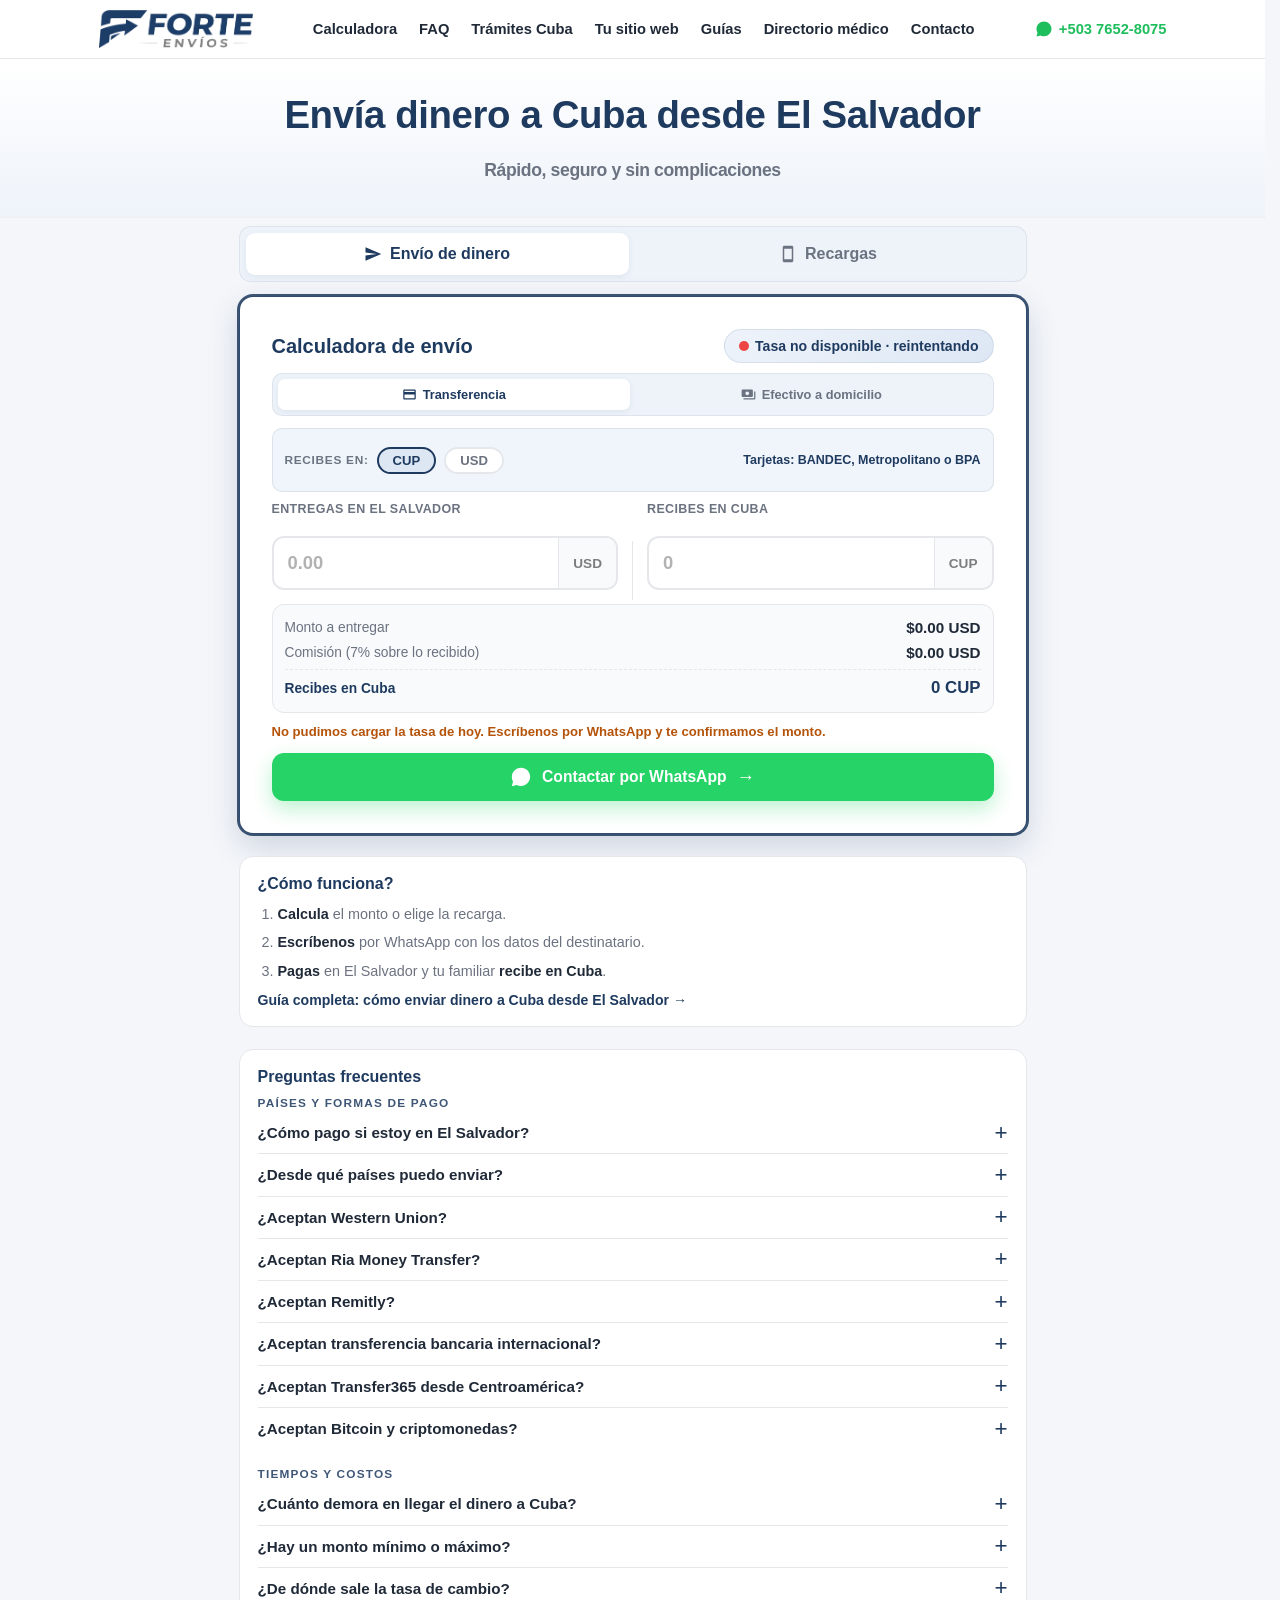
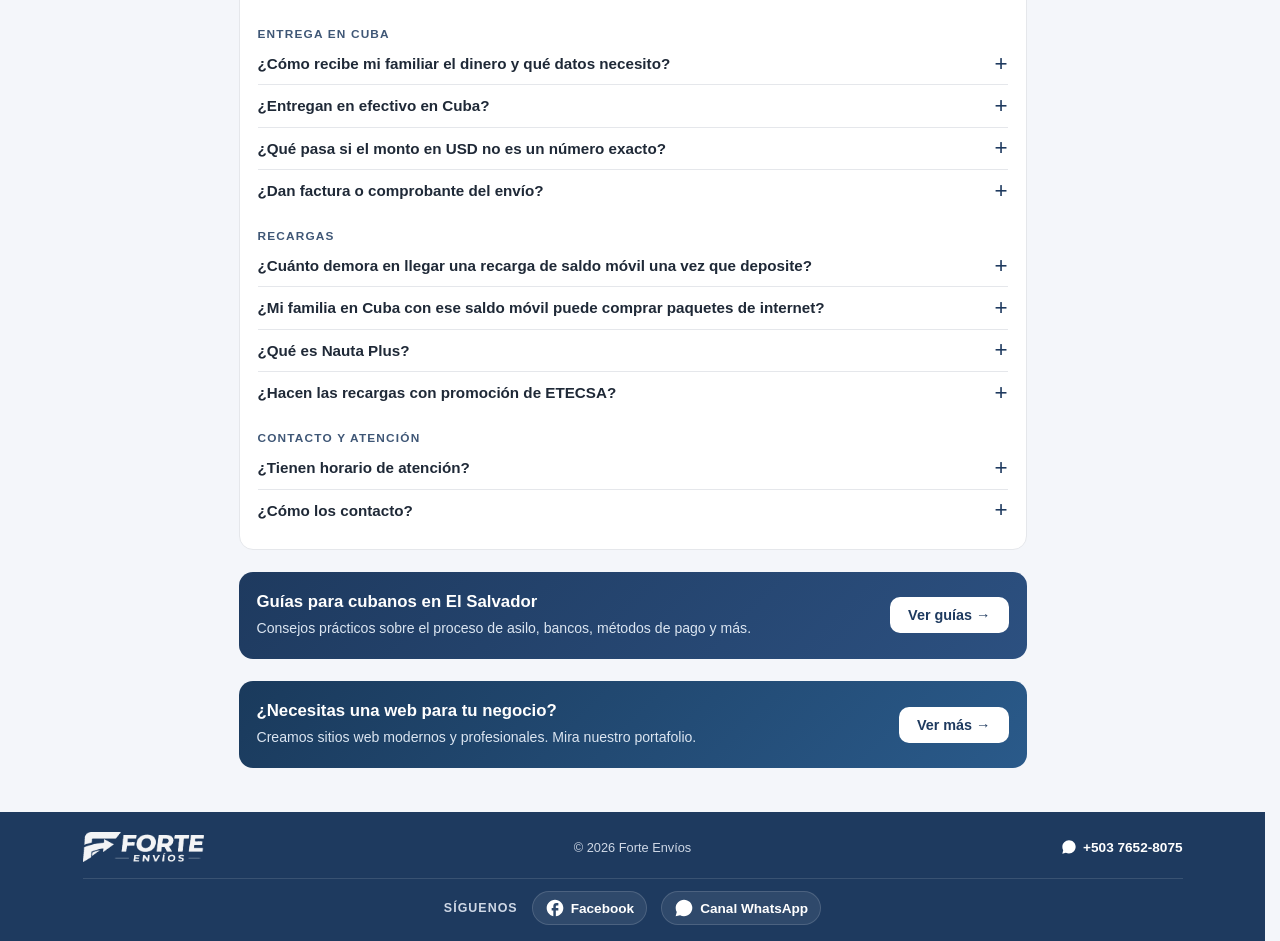
<file: index.html>
<!DOCTYPE html>
<html lang="es">
<head>
  <meta charset="UTF-8" />
  <meta name="viewport" content="width=device-width, initial-scale=1.0" />
  <title>Enviar dinero a Cuba desde El Salvador | Forte Envíos</title>
  <meta name="description" content="Envía dinero a Cuba desde El Salvador: transferencia a tarjeta en CUP o USD y efectivo a domicilio en La Habana y Las Tunas. Calcula al instante con la tasa del día." />
  <link rel="canonical" href="https://forteenvios.com/" />
  <meta property="og:type" content="website" />
  <meta property="og:site_name" content="Forte Envíos" />
  <meta property="og:locale" content="es_SV" />
  <meta property="og:title" content="Enviar dinero a Cuba desde El Salvador | Forte Envíos" />
  <meta property="og:description" content="Envía dinero a Cuba desde El Salvador: transferencia a tarjeta en CUP o USD y efectivo a domicilio en La Habana y Las Tunas. Calcula al instante con la tasa del día." />
  <meta property="og:url" content="https://forteenvios.com/" />
  <meta property="og:image" content="https://forteenvios.com/og-image.jpg" />
  <meta property="og:image:width" content="1200" />
  <meta property="og:image:height" content="630" />
  <meta property="og:image:alt" content="Forte Envíos: envía dinero a Cuba desde El Salvador" />
  <meta name="twitter:card" content="summary_large_image" />
  <meta name="theme-color" content="#1e3a5f" />
  <link rel="icon" type="image/png" href="logo.png" />
  <link rel="manifest" href="manifest.webmanifest" />
  <link rel="apple-touch-icon" href="icons/apple-touch-icon.png" />
  <meta name="mobile-web-app-capable" content="yes" />
  <meta name="apple-mobile-web-app-capable" content="yes" />
  <meta name="apple-mobile-web-app-title" content="Forte Envíos" />
  <meta name="apple-mobile-web-app-status-bar-style" content="default" />
  <link rel="stylesheet" href="styles.css" />
  <script type="application/ld+json">
{
    "@context": "https://schema.org",
    "@graph": [
      {
        "@type": "FinancialService",
        "name": "Forte Envíos",
        "url": "https://forteenvios.com/",
        "description": "Envíos de dinero, recargas de saldo móvil y Nauta Plus desde El Salvador a Cuba.",
        "logo": "https://forteenvios.com/icons/icon-512.png",
        "image": "https://forteenvios.com/og-image.jpg",
        "telephone": "+503 7652-8075",
        "areaServed": [
          {
            "@type": "Country",
            "name": "El Salvador"
          },
          {
            "@type": "Country",
            "name": "Cuba"
          }
        ],
        "openingHours": "Mo-Su 00:00-23:59",
        "sameAs": [
          "https://www.facebook.com/profile.php?id=61582196583614",
          "https://www.whatsapp.com/channel/0029Vb774k69MF8uhRZBeU0Q"
        ]
      },
      {
        "@type": "WebSite",
        "name": "Forte Envíos",
        "url": "https://forteenvios.com/",
        "inLanguage": "es"
      }
    ]
  }
  </script>
</head>
<body>
  <header class="site-header">
    <div class="container header-inner">
      <img src="logo.png" alt="Forte Envíos" class="logo" />
      <nav class="site-nav" id="siteNav" aria-label="Navegación principal">
        <a href="#calculadora" class="nav-link">Calculadora</a>
        <a href="#faq" class="nav-link">FAQ</a>
        <a href="tramites/index.html" class="nav-link">Trámites Cuba</a>
        <a href="web/index.html" class="nav-link">Tu sitio web</a>
        <a href="guias/index.html" class="nav-link">Guías</a>
        <a href="directorio-medicos/index.html" class="nav-link">Directorio médico</a>
        <a href="contacto.html" class="nav-link">Contacto</a>
      </nav>
      <div class="header-actions">
        <a href="https://wa.me/50376528075" target="_blank" rel="noopener" class="wa-link">
          <svg viewBox="0 0 24 24" width="18" height="18" fill="currentColor" aria-hidden="true"><path d="M17.5 14.4c-.3-.1-1.7-.8-1.9-.9-.3-.1-.5-.1-.7.1s-.8.9-.9 1.1c-.2.2-.3.2-.6.1s-1.2-.4-2.2-1.4c-.8-.7-1.4-1.6-1.5-1.9-.2-.3 0-.4.1-.6.1-.1.3-.3.4-.5.1-.2.2-.3.3-.5.1-.2 0-.4 0-.5s-.7-1.7-1-2.3c-.3-.6-.5-.5-.7-.5h-.6c-.2 0-.5.1-.8.4-.3.3-1.1 1.1-1.1 2.6 0 1.5 1.1 3 1.3 3.2.2.2 2.2 3.3 5.3 4.7.7.3 1.3.5 1.7.6.7.2 1.4.2 1.9.1.6-.1 1.7-.7 2-1.4.3-.7.3-1.3.2-1.4-.1-.1-.3-.2-.6-.3zM12 2C6.5 2 2 6.5 2 12c0 1.8.5 3.5 1.3 4.9L2 22l5.3-1.4c1.4.8 3 1.2 4.7 1.2 5.5 0 10-4.5 10-10S17.5 2 12 2z"/></svg>
          <span class="wa-number">+503 7652-8075</span>
        </a>
        <button type="button" class="nav-burger" id="navBurger" aria-label="Abrir menú" aria-expanded="false" aria-controls="siteNav">
          <svg viewBox="0 0 24 24" width="22" height="22" fill="currentColor" aria-hidden="true"><path d="M3 18h18v-2H3v2zm0-5h18v-2H3v2zm0-7v2h18V6H3z"/></svg>
        </button>
      </div>
    </div>
  </header>

  <main>
    <section class="hero">
      <div class="container">
        <h1>Envía dinero a Cuba desde El Salvador<br/><span class="accent">Rápido, seguro y sin complicaciones</span></h1>
      </div>
    </section>

    <section class="calculator-wrap" id="calculadora">
      <div class="container">

        <div class="tabs" role="tablist">
          <button type="button" class="tab active" role="tab" id="tab-envio" aria-selected="true" aria-controls="panel-envio" data-tab="envio">
            <svg viewBox="0 0 24 24" width="18" height="18" fill="currentColor" aria-hidden="true"><path d="M2.01 21L23 12 2.01 3 2 10l15 2-15 2z"/></svg>
            Envío de dinero
          </button>
          <button type="button" class="tab" role="tab" id="tab-saldo" aria-selected="false" aria-controls="panel-saldo" tabindex="-1" data-tab="saldo">
            <svg viewBox="0 0 24 24" width="18" height="18" fill="currentColor" aria-hidden="true"><path d="M17 1.01L7 1c-1.1 0-2 .9-2 2v18c0 1.1.9 2 2 2h10c1.1 0 2-.9 2-2V3c0-1.1-.9-1.99-2-1.99zM17 19H7V5h10v14z"/></svg>
            Recargas
          </button>
        </div>

        <!-- === Panel: Envío de dinero === -->
        <div class="calculator card" id="panel-envio" role="tabpanel" aria-labelledby="tab-envio">
          <div class="calc-header">
            <h2>Calculadora de envío</h2>
            <div class="rate-pill loading" id="ratePill" title="Tasa CUP/USD en vivo">
              <span class="rate-dot"></span>
              <span id="rateText">Calculando tasa…</span>
            </div>
          </div>

          <div class="delivery-toggle" role="group" aria-label="Modalidad de entrega">
            <button type="button" class="dtoggle active" aria-pressed="true" data-mode="transferencia">
              <svg viewBox="0 0 24 24" width="15" height="15" fill="currentColor" aria-hidden="true"><path d="M20 4H4c-1.11 0-2 .89-2 2v12c0 1.11.89 2 2 2h16c1.11 0 2-.89 2-2V6c0-1.11-.89-2-2-2zm0 14H4v-6h16v6zm0-10H4V6h16v2z"/></svg>
              Transferencia
            </button>
            <button type="button" class="dtoggle" aria-pressed="false" data-mode="efectivo">
              <svg viewBox="0 0 24 24" width="15" height="15" fill="currentColor" aria-hidden="true"><path d="M19 14V6c0-1.1-.9-2-2-2H3c-1.1 0-2 .9-2 2v8c0 1.1.9 2 2 2h14c1.1 0 2-.9 2-2zm-9-1c-1.66 0-3-1.34-3-3s1.34-3 3-3 3 1.34 3 3-1.34 3-3 3zm13-6v11c0 1.1-.9 2-2 2H4v-2h17V7h2z"/></svg>
              Efectivo a domicilio
            </button>
          </div>

          <div id="transferencia-options" class="delivery-options transferencia-options">
            <div class="currency-toggle" role="group" aria-label="Moneda a recibir">
              <span class="currency-toggle-label">Recibes en:</span>
              <button type="button" class="ctoggle active" aria-pressed="true" data-currency="cup">CUP</button>
              <button type="button" class="ctoggle" aria-pressed="false" data-currency="usd">USD</button>
            </div>
            <span class="transfer-note" id="transferNote">Tarjetas: BANDEC, Metropolitano o BPA</span>
          </div>

          <div id="efectivo-options" class="delivery-options efectivo-options hidden">
            <div class="currency-toggle" role="group" aria-label="Moneda a recibir">
              <span class="currency-toggle-label">Recibes en:</span>
              <button type="button" class="ctoggle active" aria-pressed="true" data-currency="cup">CUP</button>
              <button type="button" class="ctoggle" aria-pressed="false" data-currency="usd">USD</button>
            </div>
            <div class="municipio-section">
              <label for="provinciaSelect" class="municipio-label">Provincia de entrega</label>
              <select id="provinciaSelect" class="municipio-select">
                <option value="">Provincia</option>
              </select>
              <label for="municipioSelect" class="municipio-label">Municipio de entrega</label>
              <select id="municipioSelect" class="municipio-select" disabled>
                <option value="">Municipio</option>
              </select>
            </div>
          </div>

          <div class="row row-main">
            <div class="field">
              <label for="payUsd">Entregas en El Salvador</label>
              <div class="input-group">
                <input type="text" inputmode="decimal" id="payUsd" placeholder="0.00" autocomplete="off" />
                <span class="currency">USD</span>
              </div>
            </div>

            <div class="row-divider" aria-hidden="true"></div>

            <div class="field">
              <label for="recvCup" id="recvCupLabel">Recibes en Cuba</label>
              <div class="input-group">
                <input type="text" inputmode="decimal" id="recvCup" placeholder="0" autocomplete="off" />
                <span class="currency" id="recvCupCurrency">CUP</span>
              </div>
            </div>
          </div>

          <div class="summary" id="summary">
            <div class="summary-row">
              <span>Monto a entregar</span>
              <strong id="sumPay">$0.00 USD</strong>
            </div>
            <div class="summary-row">
              <span id="sumFeeLabel">Comisión (7%)</span>
              <strong id="sumFee">$0.00 USD</strong>
            </div>
            <div class="summary-row" id="sumMensajeriaRow" style="display:none">
              <span id="sumMensajeriaLabel">Mensajería</span>
              <strong id="sumMensajeria">$0.00 USD</strong>
            </div>
            <div class="summary-row highlight" id="sumRecvRow">
              <span id="sumRecvLabel">Recibes en Cuba</span>
              <strong id="sumRecv">0 CUP</strong>
            </div>
          </div>

          <p class="calc-hint" id="envioHint" role="status" hidden></p>

          <a id="whatsappBtn" href="#" target="_blank" rel="noopener" class="btn btn-whatsapp" aria-disabled="true">
            <svg viewBox="0 0 24 24" width="22" height="22" fill="currentColor" aria-hidden="true"><path d="M17.5 14.4c-.3-.1-1.7-.8-1.9-.9-.3-.1-.5-.1-.7.1s-.8.9-.9 1.1c-.2.2-.3.2-.6.1s-1.2-.4-2.2-1.4c-.8-.7-1.4-1.6-1.5-1.9-.2-.3 0-.4.1-.6.1-.1.3-.3.4-.5.1-.2.2-.3.3-.5.1-.2 0-.4 0-.5s-.7-1.7-1-2.3c-.3-.6-.5-.5-.7-.5h-.6c-.2 0-.5.1-.8.4-.3.3-1.1 1.1-1.1 2.6 0 1.5 1.1 3 1.3 3.2.2.2 2.2 3.3 5.3 4.7.7.3 1.3.5 1.7.6.7.2 1.4.2 1.9.1.6-.1 1.7-.7 2-1.4.3-.7.3-1.3.2-1.4-.1-.1-.3-.2-.6-.3zM12 2C6.5 2 2 6.5 2 12c0 1.8.5 3.5 1.3 4.9L2 22l5.3-1.4c1.4.8 3 1.2 4.7 1.2 5.5 0 10-4.5 10-10S17.5 2 12 2z"/></svg>
            <span>Contactar por WhatsApp</span>
            <span class="btn-arrow" aria-hidden="true">→</span>
          </a>
        </div>

        <!-- === Panel: Recargas === -->
        <div class="calculator card hidden" id="panel-saldo" role="tabpanel" aria-labelledby="tab-saldo">
          <div class="calc-header">
            <h2>Recargas a Cuba</h2>
          </div>

          <h3 class="offers-title">Saldo móvil</h3>
          <div class="offers">
            <button class="offer featured" data-cup="5000" data-usd="35">
              <span class="offer-badge">Mejor precio</span>
              <span class="offer-cup">5000 <small>CUP</small></span>
              <span class="offer-arrow">→</span>
              <span class="offer-usd">$35</span>
            </button>
            <button class="offer" data-cup="2000" data-usd="15">
              <span class="offer-cup">2000 <small>CUP</small></span>
              <span class="offer-arrow">→</span>
              <span class="offer-usd">$15</span>
            </button>
            <button class="offer" data-cup="1000" data-usd="8">
              <span class="offer-cup">1000 <small>CUP</small></span>
              <span class="offer-arrow">→</span>
              <span class="offer-usd">$8</span>
            </button>
            <button class="offer" data-cup="500" data-usd="4.25">
              <span class="offer-cup">500 <small>CUP</small></span>
              <span class="offer-arrow">→</span>
              <span class="offer-usd">$4<small>.25</small></span>
            </button>
            <button class="offer" data-cup="360" data-usd="3.15">
              <span class="offer-badge popular">Más popular</span>
              <span class="offer-cup">360 <small>CUP</small></span>
              <span class="offer-arrow">→</span>
              <span class="offer-usd">$3<small>.15</small></span>
            </button>
            <button class="offer" data-cup="240" data-usd="2.5">
              <span class="offer-cup">240 <small>CUP</small></span>
              <span class="offer-arrow">→</span>
              <span class="offer-usd">$2<small>.50</small></span>
            </button>
            <button class="offer" data-cup="120" data-usd="1.75">
              <span class="offer-cup">120 <small>CUP</small></span>
              <span class="offer-arrow">→</span>
              <span class="offer-usd">$1<small>.75</small></span>
            </button>
          </div>

          <h3 class="offers-title">Promoción ETECSA <small>· Cuando hay una activa</small></h3>
          <div class="offers">
            <button class="offer" data-promo="1" data-usd="27" aria-describedby="promoNote">
              <span class="offer-cup">Promo</span>
              <span class="offer-arrow">→</span>
              <span class="offer-usd">$27</span>
              <span class="offer-note" id="promoNote" role="tooltip" aria-hidden="true" hidden><strong>Promo ETECSA:</strong> solo cuando ETECSA tiene una promoción activa. Lo que incluye cambia en cada una (normalmente saldo multiplicado y datos ilimitados); por WhatsApp te confirmamos si hay una ahora y qué trae.</span>
            </button>
          </div>

          <h3 class="offers-title">Nauta Plus <small>· Internet ilimitado</small></h3>
          <div class="offers">
            <button class="offer" data-nauta="15" data-usd="10">
              <span class="offer-cup">15 <small>días</small></span>
              <span class="offer-arrow">→</span>
              <span class="offer-usd">$10</span>
            </button>
            <button class="offer" data-nauta="30" data-usd="15">
              <span class="offer-cup">30 <small>días</small></span>
              <span class="offer-arrow">→</span>
              <span class="offer-usd">$15</span>
            </button>
          </div>

          <div class="field">
            <label for="cubaPhone">Número a recargar (opcional)</label>
            <div class="input-group">
              <span class="prefix">+53</span>
              <input type="tel" inputmode="numeric" id="cubaPhone" placeholder="XXXX XXXX" autocomplete="off" maxlength="9" />
            </div>
          </div>

          <p class="calc-hint" id="saldoHint" role="status" hidden></p>

          <a id="whatsappSaldoBtn" href="#" target="_blank" rel="noopener" class="btn btn-whatsapp" aria-disabled="true">
            <svg viewBox="0 0 24 24" width="22" height="22" fill="currentColor" aria-hidden="true"><path d="M17.5 14.4c-.3-.1-1.7-.8-1.9-.9-.3-.1-.5-.1-.7.1s-.8.9-.9 1.1c-.2.2-.3.2-.6.1s-1.2-.4-2.2-1.4c-.8-.7-1.4-1.6-1.5-1.9-.2-.3 0-.4.1-.6.1-.1.3-.3.4-.5.1-.2.2-.3.3-.5.1-.2 0-.4 0-.5s-.7-1.7-1-2.3c-.3-.6-.5-.5-.7-.5h-.6c-.2 0-.5.1-.8.4-.3.3-1.1 1.1-1.1 2.6 0 1.5 1.1 3 1.3 3.2.2.2 2.2 3.3 5.3 4.7.7.3 1.3.5 1.7.6.7.2 1.4.2 1.9.1.6-.1 1.7-.7 2-1.4.3-.7.3-1.3.2-1.4-.1-.1-.3-.2-.6-.3zM12 2C6.5 2 2 6.5 2 12c0 1.8.5 3.5 1.3 4.9L2 22l5.3-1.4c1.4.8 3 1.2 4.7 1.2 5.5 0 10-4.5 10-10S17.5 2 12 2z"/></svg>
            <span>Contactar por WhatsApp</span>
            <span class="btn-arrow" aria-hidden="true">→</span>
          </a>

        </div>

        <div class="steps">
          <h3>¿Cómo funciona?</h3>
          <ol>
            <li><strong>Calcula</strong> el monto o elige la recarga.</li>
            <li><strong>Escríbenos</strong> por WhatsApp con los datos del destinatario.</li>
            <li><strong>Pagas</strong> en El Salvador y tu familiar <strong>recibe en Cuba</strong>.</li>
          </ol>
          <p class="steps-guide"><a href="guias/enviar-dinero-cuba-desde-el-salvador/index.html">Guía completa: cómo enviar dinero a Cuba desde El Salvador →</a></p>
        </div>

        <section class="faq" id="faq">
          <h3>Preguntas frecuentes</h3>

          <div class="faq-group">
            <h4>Países y formas de pago</h4>

            <details>
              <summary>¿Cómo pago si estoy en El Salvador?</summary>
              <p>Puedes pagar en <strong>Efectivo</strong>, por <strong>Transfer365</strong> o vía <strong>Western Union</strong> local. También aceptamos <strong>Bitcoin y criptomonedas</strong>. Coordinamos la modalidad al momento de escribirnos por WhatsApp.</p>
            </details>

            <details>
              <summary>¿Desde qué países puedo enviar?</summary>
              <p>Recibimos envíos desde <strong>casi cualquier país del mundo</strong>: Estados Unidos, España, Canadá, México, Argentina, Chile, Colombia, Italia, Alemania, Francia, Portugal, Reino Unido y muchos más. Siempre que en tu país opere alguna de las vías que aceptamos, podemos coordinar el envío.</p>
              <p>Las vías disponibles son: <strong>Western Union</strong>, <strong>Ria Money Transfer</strong>, <strong>Remitly</strong>, <strong>transferencia bancaria internacional</strong>, <strong>Transfer365</strong> (desde Centroamérica) y <strong>Bitcoin y criptomonedas</strong>. Si tienes otra forma de pago en mente, escríbenos por WhatsApp y la valoramos contigo.</p>
            </details>

            <details>
              <summary>¿Aceptan Western Union?</summary>
              <p><strong>Sí</strong>. Recibimos envíos desde la mayoría de países donde Western Union opera: <strong>Estados Unidos, Canadá, España, resto de Europa</strong> y muchos más. Si no estás seguro de si Western Union opera en tu país, <a href="https://wa.me/50376528075" target="_blank" rel="noopener"><strong>escríbenos por WhatsApp</strong></a> y lo revisamos contigo.</p>
            </details>

            <details>
              <summary>¿Aceptan Ria Money Transfer?</summary>
              <p><strong>Sí</strong>. Recibimos envíos desde <strong>Estados Unidos, Canadá, España, resto de Europa, Japón, Reino Unido, Australia, México, Argentina, Chile, Colombia</strong> y muchos otros países donde Ria opera. Si no estás seguro de si Ria opera en tu país, <a href="https://wa.me/50376528075" target="_blank" rel="noopener"><strong>escríbenos por WhatsApp</strong></a> y lo revisamos contigo.</p>
              <details class="faq-nested">
                <summary>Ver lista completa de países Ria</summary>
                <p>Argentina, Australia, Austria, Bélgica, Canadá, Chile, Colombia, Dinamarca, Eslovaquia, España, Estados Unidos, Estonia, Filipinas, Finlandia, Francia, Alemania, Grecia, Hungría, India, Irlanda, Italia, Japón, Letonia, Lituania, Luxemburgo, Malasia, México, Noruega, Nueva Zelanda, Países Bajos, Polonia, Portugal, Reino Unido, República Checa, Rumania, Senegal, Singapur, Suecia, Suiza y Ucrania.</p>
              </details>
            </details>

            <details>
              <summary>¿Aceptan Remitly?</summary>
              <p><strong>Sí</strong>. Recibimos envíos vía Remitly desde <strong>Estados Unidos, Canadá, Europa, Australia, Nueva Zelanda, Japón, Singapur</strong> y otros países donde Remitly opera. Si no estás seguro de si aplica en tu país, <a href="https://wa.me/50376528075" target="_blank" rel="noopener"><strong>escríbenos por WhatsApp</strong></a> y lo revisamos contigo.</p>
              <details class="faq-nested">
                <summary>Ver lista completa de países Remitly</summary>
                <p>Estados Unidos, Alemania, Australia, Austria, Bélgica, Canadá, Chipre, Dinamarca, Emiratos Árabes Unidos, Eslovaquia, España, Finlandia, Francia, Grecia, Irlanda, Israel, Italia, Japón, Letonia, Liechtenstein, Lituania, Malta, Noruega, Nueva Zelanda, Países Bajos, Polonia, Portugal, Reino Unido, República Checa, Rumania, Singapur y Suecia.</p>
              </details>
            </details>

            <details>
              <summary>¿Aceptan transferencia bancaria internacional?</summary>
              <p><strong>Sí</strong>, recibimos transferencias desde casi cualquier banca internacional. Es una opción ideal para montos altos o para países donde no operan los servicios de remesas. Escríbenos por WhatsApp y te damos los datos de la cuenta.</p>
            </details>

            <details>
              <summary>¿Aceptan Transfer365 desde Centroamérica?</summary>
              <p><strong>Sí</strong>. Si estás en Centroamérica, puedes pagar vía <strong>Transfer365</strong> (<a href="https://www.bcr.gob.sv/sistema-de-pagos-masivos/" target="_blank" rel="noopener">sistema de pagos masivos del BCR</a>) o también por <strong>Western Union</strong>. La tasa de cambio final depende de cuántos <strong>USD se reciban en El Salvador</strong> tras la conversión de tu moneda local.</p>
            </details>

            <details>
              <summary>¿Aceptan Bitcoin y criptomonedas?</summary>
              <p><strong>Sí</strong>, desde cualquier país. Aceptamos <strong>Bitcoin y criptomonedas</strong>. Escríbenos por WhatsApp y coordinamos cuál te conviene.</p>
            </details>
          </div>

          <div class="faq-group">
            <h4>Tiempos y costos</h4>

            <details>
              <summary>¿Cuánto demora en llegar el dinero a Cuba?</summary>
              <p>La mayoría de los envíos se acreditan en <strong>pocas horas</strong> tras confirmar el pago. Pedimos un margen de hasta <strong>5 días</strong> solo por cualquier imprevisto, y te mantenemos informado en todo momento.</p>
            </details>

            <details>
              <summary>¿Hay un monto mínimo o máximo?</summary>
              <p>El mínimo es <strong>$1 USD</strong> y puedes enviar cualquier cantidad.</p>
            </details>

            <details>
              <summary>¿De dónde sale la tasa de cambio?</summary>
              <p>Usamos la tasa publicada por <a href="https://eltoque.com/tasas-de-cambio-cuba" target="_blank" rel="noopener"><strong>El Toque</strong></a>, la referencia más usada en Cuba para el mercado informal. Puedes verla siempre arriba de la calculadora. La tasa final se confirma al momento del envío.</p>
            </details>
          </div>

          <div class="faq-group">
            <h4>Entrega en Cuba</h4>

            <details>
              <summary>¿Cómo recibe mi familiar el dinero y qué datos necesito?</summary>
              <p>Depende de la modalidad de entrega:</p>
              <p><strong>Transferencia a tarjeta</strong> (Bandec, BPA o Metro):</p>
              <ul>
                <li>Número de la tarjeta</li>
                <li>Número de celular en Cuba <em>(opcional, para confirmar la acreditación)</em></li>
              </ul>
              <p><strong>Efectivo a domicilio</strong> (La Habana y Las Tunas):</p>
              <ul>
                <li>Nombre completo de la persona que recibe</li>
                <li>Número de documento de identidad (carnet de identidad, pasaporte o licencia de conducción)</li>
                <li>Dirección exacta de entrega</li>
                <li>Número de celular en Cuba para coordinar la entrega</li>
              </ul>
            </details>

            <details>
              <summary>¿Entregan en efectivo en Cuba?</summary>
              <p>Sí, en <strong>La Habana</strong> y en <strong>Las Tunas</strong> (por ahora, solo en el municipio cabecera). En La Habana el efectivo se entrega en <strong>CUP</strong> (comisión 7%) o en <strong>USD</strong> (comisión 10%); en Las Tunas, solo en <strong>USD</strong> (comisión 15%). Además se cobra una <strong>tarifa de mensajería</strong> según el municipio:</p>
              <ul id="mensajeriaList"></ul>
              <p>Puedes calcular el costo total en la calculadora seleccionando <strong>"Efectivo a domicilio"</strong>. Para <strong>otras provincias</strong>, escríbenos por WhatsApp y lo coordinamos.</p>
            </details>

            <details>
              <summary>¿Qué pasa si el monto en USD no es un número exacto?</summary>
              <p>El efectivo en USD se entrega en <strong>billetes</strong>, por eso lo ideal es que el monto a recibir sea <strong>múltiplo de $5 USD</strong> ($50, $95, $100…). Si no lo es, lo coordinamos contigo por WhatsApp antes del envío.</p>
            </details>

            <details>
              <summary>¿Dan factura o comprobante del envío?</summary>
              <p><strong>Sí</strong>. Si <strong>la entrega en Cuba</strong> es vía <strong>transferencia</strong>, recibes el <strong>comprobante de pago virtual</strong>. Si <strong>la entrega en Cuba</strong> es vía <strong>efectivo</strong>, además del comprobante virtual, en Cuba se firma un comprobante con el <strong>documento de identidad del cliente que recibe</strong>, para confirmar la entrega.</p>
            </details>
          </div>

          <div class="faq-group">
            <h4>Recargas</h4>

            <details>
              <summary>¿Cuánto demora en llegar una recarga de saldo móvil una vez que deposite?</summary>
              <p>A las <strong>pocas horas</strong>.</p>
            </details>

            <details>
              <summary>¿Mi familia en Cuba con ese saldo móvil puede comprar paquetes de internet?</summary>
              <p><strong>Sí</strong>.</p>
            </details>

            <details>
              <summary>¿Qué es Nauta Plus?</summary>
              <p>Es <strong>internet ilimitado</strong> durante <strong>15 días ($10 USD)</strong> o <strong>30 días ($15 USD)</strong>. Se recarga al <strong>número de Cuba</strong>, igual que el saldo móvil.</p>
            </details>

            <details>
              <summary>¿Hacen las recargas con promoción de ETECSA?</summary>
              <p><strong>Sí</strong>. Cuando ETECSA tiene una promoción de recarga activa, normalmente con <strong>saldo multiplicado</strong> y <strong>datos ilimitados</strong>, te la hacemos por <strong>$27 USD</strong>. Lo que incluye cambia en cada promoción: <a href="https://wa.me/50376528075?text=Hola%20Forte%2C%20%C2%BFhay%20alguna%20promoci%C3%B3n%20de%20ETECSA%20activa%20ahora%3F%20Me%20interesa%20la%20recarga%20en%20promoci%C3%B3n%20de%20%2427%20USD." target="_blank" rel="noopener"><strong>escríbenos por WhatsApp</strong></a> y te decimos si hay una activa ahora y qué trae.</p>
            </details>
          </div>

          <div class="faq-group">
            <h4>Contacto y atención</h4>

            <details>
              <summary>¿Tienen horario de atención?</summary>
              <p>Atendemos <strong>todos los días, 24/7</strong>. Te respondemos lo antes posible.</p>
            </details>

            <details>
              <summary>¿Cómo los contacto?</summary>
              <p>Por <a href="https://wa.me/50376528075" target="_blank" rel="noopener"><strong>WhatsApp</strong></a> al <strong>+503 7652-8075</strong> (la vía más rápida). También nos encuentras en nuestra <a href="https://www.facebook.com/profile.php?id=61582196583614" target="_blank" rel="noopener"><strong>página de Facebook</strong></a> y en nuestro <a href="https://www.whatsapp.com/channel/0029Vb774k69MF8uhRZBeU0Q" target="_blank" rel="noopener"><strong>canal de WhatsApp</strong></a>, donde compartimos novedades y actualizaciones.</p>
            </details>
          </div>
        </section>

        <section class="guias-teaser">
          <div class="guias-teaser-text">
            <h3>Guías para cubanos en El Salvador</h3>
            <p>Consejos prácticos sobre el proceso de asilo, bancos, métodos de pago y más.</p>
          </div>
          <a href="guias/index.html" class="btn-guias">Ver guías <span aria-hidden="true">→</span></a>
        </section>

        <section class="guias-teaser" style="background:linear-gradient(135deg,#1a3a5c 0%,#2a5a8a 100%)">
          <div class="guias-teaser-text">
            <h3>¿Necesitas una web para tu negocio?</h3>
            <p>Creamos sitios web modernos y profesionales. Mira nuestro portafolio.</p>
          </div>
          <a href="web/index.html" class="btn-guias">Ver más <span aria-hidden="true">→</span></a>
        </section>

      </div>
    </section>
  </main>

  <footer class="site-footer" id="contacto">
    <div class="container footer-inner">
      <img loading="lazy" src="logo.png" alt="Forte Envíos" class="logo-sm" />
      <span class="foot-copy">© <span id="year"></span> Forte Envíos</span>
      <a href="https://wa.me/50376528075" target="_blank" rel="noopener" class="foot-wa">
        <svg viewBox="0 0 24 24" width="16" height="16" fill="currentColor" aria-hidden="true"><path d="M17.5 14.4c-.3-.1-1.7-.8-1.9-.9-.3-.1-.5-.1-.7.1s-.8.9-.9 1.1c-.2.2-.3.2-.6.1s-1.2-.4-2.2-1.4c-.8-.7-1.4-1.6-1.5-1.9-.2-.3 0-.4.1-.6.1-.1.3-.3.4-.5.1-.2.2-.3.3-.5.1-.2 0-.4 0-.5s-.7-1.7-1-2.3c-.3-.6-.5-.5-.7-.5h-.6c-.2 0-.5.1-.8.4-.3.3-1.1 1.1-1.1 2.6 0 1.5 1.1 3 1.3 3.2.2.2 2.2 3.3 5.3 4.7.7.3 1.3.5 1.7.6.7.2 1.4.2 1.9.1.6-.1 1.7-.7 2-1.4.3-.7.3-1.3.2-1.4-.1-.1-.3-.2-.6-.3zM12 2C6.5 2 2 6.5 2 12c0 1.8.5 3.5 1.3 4.9L2 22l5.3-1.4c1.4.8 3 1.2 4.7 1.2 5.5 0 10-4.5 10-10S17.5 2 12 2z"/></svg>
        +503 7652-8075
      </a>
    </div>
    <div class="container foot-social">
      <span class="foot-social-label">Síguenos</span>
      <a href="https://www.facebook.com/profile.php?id=61582196583614" target="_blank" rel="noopener" class="foot-social-link" aria-label="Facebook">
        <svg viewBox="0 0 24 24" width="20" height="20" fill="currentColor" aria-hidden="true"><path d="M22 12c0-5.52-4.48-10-10-10S2 6.48 2 12c0 4.84 3.44 8.87 8 9.8V15H8v-3h2V9.5C10 7.57 11.57 6 13.5 6H16v3h-2c-.55 0-1 .45-1 1v2h3v3h-3v6.95c5.05-.5 9-4.76 9-9.95z"/></svg>
        <span>Facebook</span>
      </a>
      <a href="https://www.whatsapp.com/channel/0029Vb774k69MF8uhRZBeU0Q" target="_blank" rel="noopener" class="foot-social-link" aria-label="Canal de WhatsApp">
        <svg viewBox="0 0 24 24" width="20" height="20" fill="currentColor" aria-hidden="true"><path d="M17.5 14.4c-.3-.1-1.7-.8-1.9-.9-.3-.1-.5-.1-.7.1s-.8.9-.9 1.1c-.2.2-.3.2-.6.1s-1.2-.4-2.2-1.4c-.8-.7-1.4-1.6-1.5-1.9-.2-.3 0-.4.1-.6.1-.1.3-.3.4-.5.1-.2.2-.3.3-.5.1-.2 0-.4 0-.5s-.7-1.7-1-2.3c-.3-.6-.5-.5-.7-.5h-.6c-.2 0-.5.1-.8.4-.3.3-1.1 1.1-1.1 2.6 0 1.5 1.1 3 1.3 3.2.2.2 2.2 3.3 5.3 4.7.7.3 1.3.5 1.7.6.7.2 1.4.2 1.9.1.6-.1 1.7-.7 2-1.4.3-.7.3-1.3.2-1.4-.1-.1-.3-.2-.6-.3zM12 2C6.5 2 2 6.5 2 12c0 1.8.5 3.5 1.3 4.9L2 22l5.3-1.4c1.4.8 3 1.2 4.7 1.2 5.5 0 10-4.5 10-10S17.5 2 12 2z"/></svg>
        <span>Canal WhatsApp</span>
      </a>
    </div>
  </footer>

  <script src="nav.js"></script>
  <script src="pwa.js"></script>
  <script src="script.js"></script>
</body>
</html>
</file>
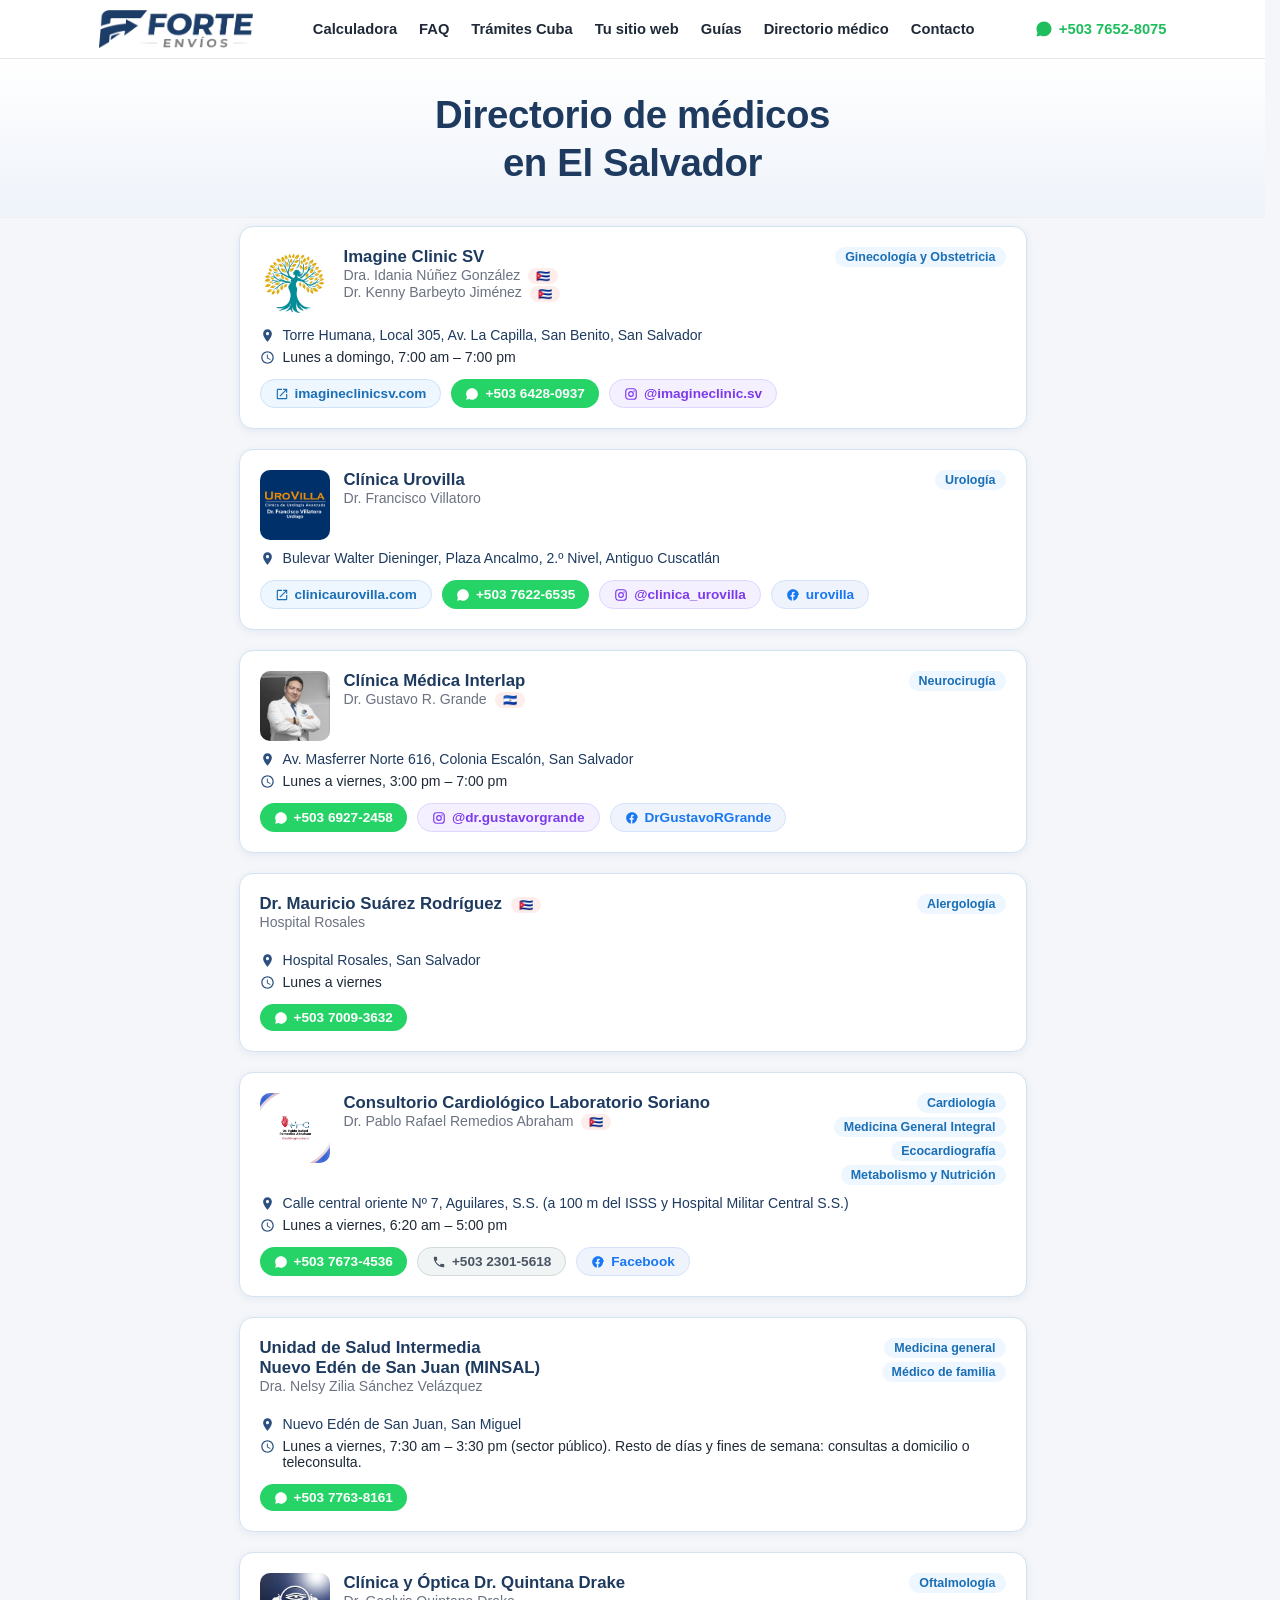
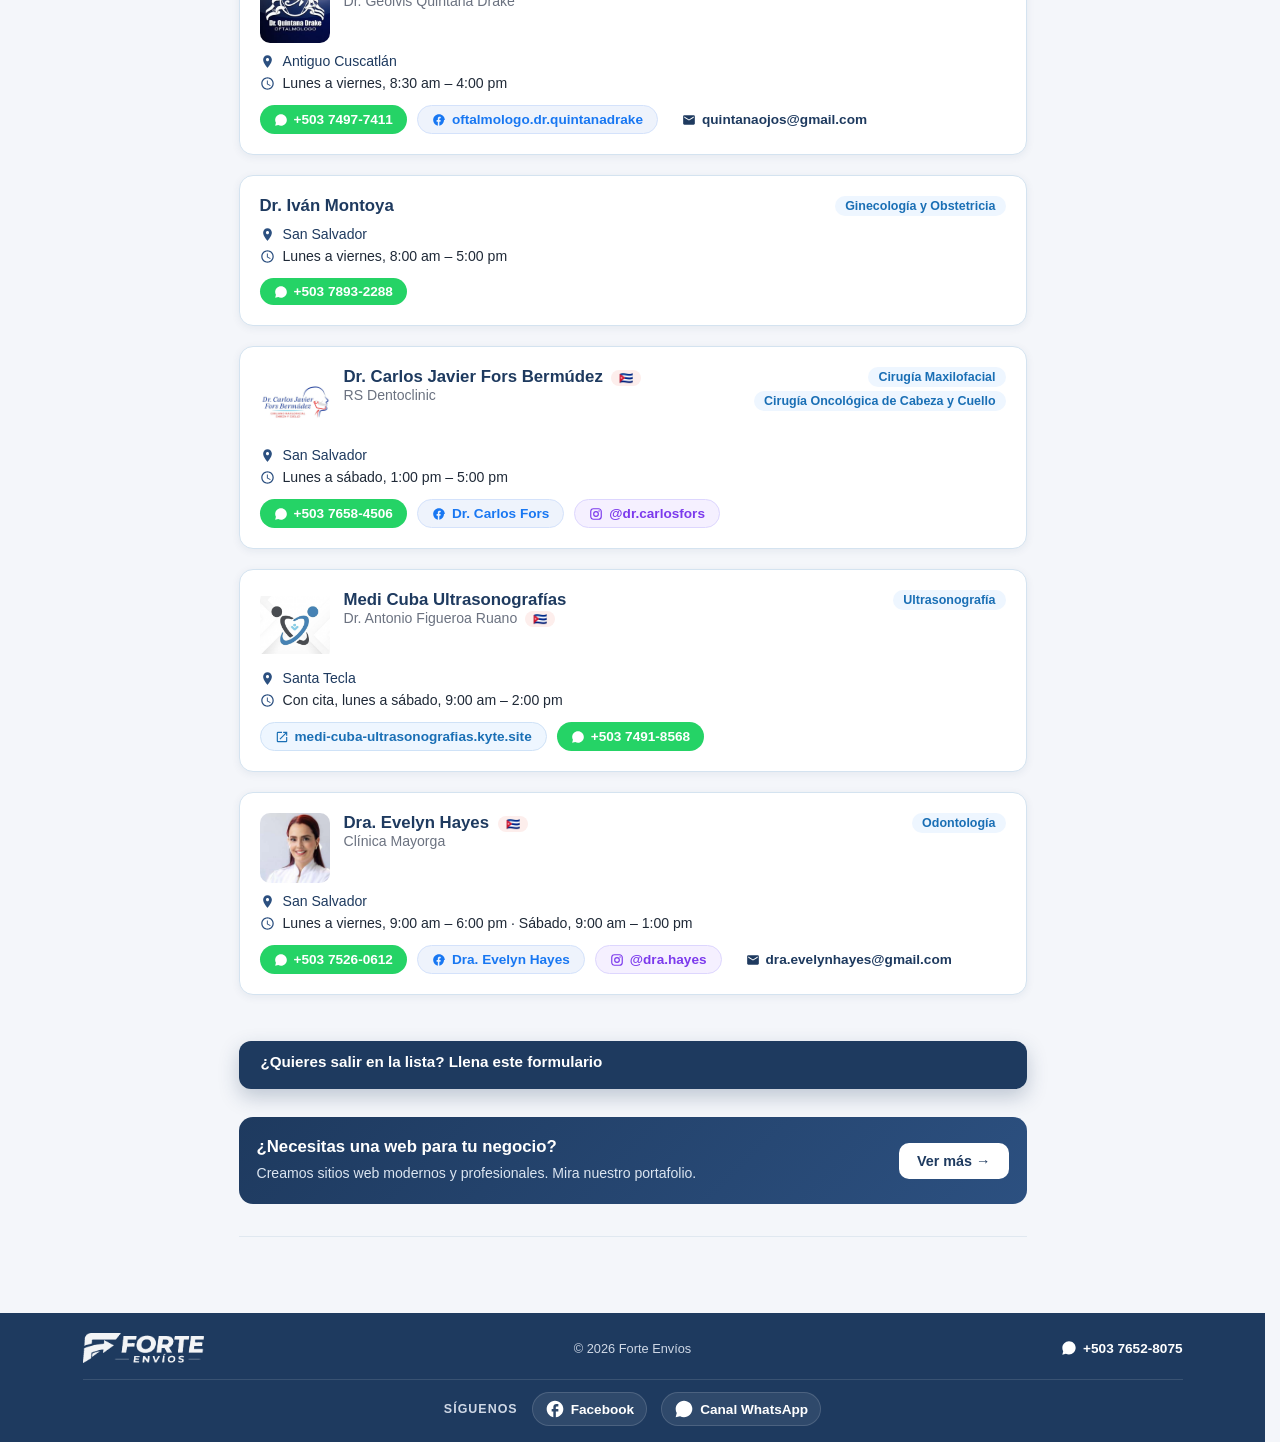
<file: directorio-medicos/index.html>
<!DOCTYPE html>
<html lang="es">
<head>
  <meta charset="UTF-8" />
  <meta name="viewport" content="width=device-width, initial-scale=1.0" />
  <title>Directorio de médicos en El Salvador · Forte Envíos</title>
  <meta name="description" content="Directorio de médicos que ejercen en El Salvador. Encuentra especialistas o regístrate si eres profesional de la salud." />
  <link rel="canonical" href="https://forteenvios.com/directorio-medicos/" />
  <meta property="og:type" content="website" />
  <meta property="og:site_name" content="Forte Envíos" />
  <meta property="og:locale" content="es_SV" />
  <meta property="og:title" content="Directorio de médicos en El Salvador · Forte Envíos" />
  <meta property="og:description" content="Directorio de médicos que ejercen en El Salvador. Encuentra especialistas o regístrate si eres profesional de la salud." />
  <meta property="og:url" content="https://forteenvios.com/directorio-medicos/" />
  <meta property="og:image" content="https://forteenvios.com/og-image.jpg" />
  <meta property="og:image:width" content="1200" />
  <meta property="og:image:height" content="630" />
  <meta property="og:image:alt" content="Forte Envíos: envía dinero a Cuba desde El Salvador" />
  <meta name="twitter:card" content="summary_large_image" />
  <meta name="theme-color" content="#1e3a5f" />
  <link rel="icon" type="image/png" href="../logo.png" />
  <link rel="manifest" href="../manifest.webmanifest" />
  <link rel="apple-touch-icon" href="../icons/apple-touch-icon.png" />
  <meta name="mobile-web-app-capable" content="yes" />
  <meta name="apple-mobile-web-app-capable" content="yes" />
  <meta name="apple-mobile-web-app-title" content="Forte Envíos" />
  <meta name="apple-mobile-web-app-status-bar-style" content="default" />
  <link rel="stylesheet" href="../styles.css" />
</head>
<body>
  <header class="site-header">
    <div class="container header-inner">
      <a href="../index.html"><img src="../logo.png" alt="Forte Envíos" class="logo" /></a>
      <nav class="site-nav" id="siteNav" aria-label="Navegación principal">
        <a href="../index.html#calculadora" class="nav-link">Calculadora</a>
        <a href="../index.html#faq" class="nav-link">FAQ</a>
        <a href="../tramites/index.html" class="nav-link">Trámites Cuba</a>
        <a href="../web/index.html" class="nav-link">Tu sitio web</a>
        <a href="../guias/index.html" class="nav-link">Guías</a>
        <a href="index.html" class="nav-link active">Directorio médico</a>
        <a href="../contacto.html" class="nav-link">Contacto</a>
      </nav>
      <div class="header-actions">
        <a href="https://wa.me/50376528075" target="_blank" rel="noopener" class="wa-link">
          <svg viewBox="0 0 24 24" width="18" height="18" fill="currentColor" aria-hidden="true"><path d="M17.5 14.4c-.3-.1-1.7-.8-1.9-.9-.3-.1-.5-.1-.7.1s-.8.9-.9 1.1c-.2.2-.3.2-.6.1s-1.2-.4-2.2-1.4c-.8-.7-1.4-1.6-1.5-1.9-.2-.3 0-.4.1-.6.1-.1.3-.3.4-.5.1-.2.2-.3.3-.5.1-.2 0-.4 0-.5s-.7-1.7-1-2.3c-.3-.6-.5-.5-.7-.5h-.6c-.2 0-.5.1-.8.4-.3.3-1.1 1.1-1.1 2.6 0 1.5 1.1 3 1.3 3.2.2.2 2.2 3.3 5.3 4.7.7.3 1.3.5 1.7.6.7.2 1.4.2 1.9.1.6-.1 1.7-.7 2-1.4.3-.7.3-1.3.2-1.4-.1-.1-.3-.2-.6-.3zM12 2C6.5 2 2 6.5 2 12c0 1.8.5 3.5 1.3 4.9L2 22l5.3-1.4c1.4.8 3 1.2 4.7 1.2 5.5 0 10-4.5 10-10S17.5 2 12 2z"/></svg>
          <span class="wa-number">+503 7652-8075</span>
        </a>
        <button type="button" class="nav-burger" id="navBurger" aria-label="Abrir menú" aria-expanded="false" aria-controls="siteNav">
          <svg viewBox="0 0 24 24" width="22" height="22" fill="currentColor" aria-hidden="true"><path d="M3 18h18v-2H3v2zm0-5h18v-2H3v2zm0-7v2h18V6H3z"/></svg>
        </button>
      </div>
    </div>
  </header>

  <main>
    <section class="hero">
      <div class="container">
        <h1>Directorio de médicos<br />en El Salvador</h1>
      </div>
    </section>

    <section class="guias-wrap">
      <div class="container">

        <div class="dir-grid">

          <div class="dir-card">
            <div class="dir-card-header">
              <img loading="lazy" src="logo-imagine.png" alt="Logo Imagine Clinic SV" class="dir-card-logo" />
              <div class="dir-card-header-text">
                <div class="dir-card-title-row">
                  <p class="dir-card-name"><a href="https://imagineclinicsv.com/" target="_blank" rel="noopener">Imagine Clinic SV</a></p>
                  <span class="dir-card-tag">Ginecología y Obstetricia</span>
                </div>
                <p class="dir-card-doctors">Dra. Idania Núñez González <span class="dir-card-flag">🇨🇺</span><br />Dr. Kenny Barbeyto Jiménez <span class="dir-card-flag">🇨🇺</span></p>
              </div>
            </div>
            <div class="dir-card-info">
              <div class="dir-card-row">
                <svg viewBox="0 0 24 24" width="15" height="15" fill="currentColor"><path d="M12 2C8.13 2 5 5.13 5 9c0 5.25 7 13 7 13s7-7.75 7-13c0-3.87-3.13-7-7-7zm0 9.5c-1.38 0-2.5-1.12-2.5-2.5s1.12-2.5 2.5-2.5 2.5 1.12 2.5 2.5-1.12 2.5-2.5 2.5z"/></svg>
                <span><a href="https://maps.app.goo.gl/qd75NjP4YkEw2wSQ6" target="_blank" rel="noopener">Torre Humana, Local 305, Av. La Capilla, San Benito, San Salvador</a></span>
              </div>
              <div class="dir-card-row">
                <svg viewBox="0 0 24 24" width="15" height="15" fill="currentColor"><path d="M11.99 2C6.47 2 2 6.48 2 12s4.47 10 9.99 10C17.52 22 22 17.52 22 12S17.52 2 11.99 2zM12 20c-4.42 0-8-3.58-8-8s3.58-8 8-8 8 3.58 8 8-3.58 8-8 8zm.5-13H11v6l5.25 3.15.75-1.23-4.5-2.67V7z"/></svg>
                <span>Lunes a domingo, 7:00 am – 7:00 pm</span>
              </div>
            </div>
            <div class="dir-card-links">
              <a href="https://imagineclinicsv.com/" target="_blank" rel="noopener" class="dir-card-link web">
                <svg viewBox="0 0 24 24" width="14" height="14" fill="currentColor"><path d="M19 19H5V5h7V3H5a2 2 0 0 0-2 2v14a2 2 0 0 0 2 2h14a2 2 0 0 0 2-2v-7h-2v7zM14 3v2h3.59l-9.83 9.83 1.41 1.41L19 6.41V10h2V3h-7z"/></svg>
                imagineclinicsv.com
              </a>
              <a href="https://wa.me/50364280937" target="_blank" rel="noopener" class="dir-card-link wa">
                <svg viewBox="0 0 24 24" width="14" height="14" fill="currentColor"><path d="M17.5 14.4c-.3-.1-1.7-.8-1.9-.9-.3-.1-.5-.1-.7.1s-.8.9-.9 1.1c-.2.2-.3.2-.6.1s-1.2-.4-2.2-1.4c-.8-.7-1.4-1.6-1.5-1.9-.2-.3 0-.4.1-.6.1-.1.3-.3.4-.5.1-.2.2-.3.3-.5.1-.2 0-.4 0-.5s-.7-1.7-1-2.3c-.3-.6-.5-.5-.7-.5h-.6c-.2 0-.5.1-.8.4-.3.3-1.1 1.1-1.1 2.6 0 1.5 1.1 3 1.3 3.2.2.2 2.2 3.3 5.3 4.7.7.3 1.3.5 1.7.6.7.2 1.4.2 1.9.1.6-.1 1.7-.7 2-1.4.3-.7.3-1.3.2-1.4-.1-.1-.3-.2-.6-.3zM12 2C6.5 2 2 6.5 2 12c0 1.8.5 3.5 1.3 4.9L2 22l5.3-1.4c1.4.8 3 1.2 4.7 1.2 5.5 0 10-4.5 10-10S17.5 2 12 2z"/></svg>
                +503 6428-0937
              </a>
              <a href="https://www.instagram.com/imagineclinic.sv" target="_blank" rel="noopener" class="dir-card-link ig">
                <svg viewBox="0 0 24 24" width="14" height="14" fill="currentColor"><path d="M7.8 2h8.4C19.4 2 22 4.6 22 7.8v8.4a5.8 5.8 0 0 1-5.8 5.8H7.8C4.6 22 2 19.4 2 16.2V7.8A5.8 5.8 0 0 1 7.8 2zm-.2 2A3.6 3.6 0 0 0 4 7.6v8.8C4 18.39 5.61 20 7.6 20h8.8a3.6 3.6 0 0 0 3.6-3.6V7.6C20 5.61 18.39 4 16.4 4H7.6zm9.65 1.5a1.25 1.25 0 0 1 1.25 1.25A1.25 1.25 0 0 1 17.25 8 1.25 1.25 0 0 1 16 6.75a1.25 1.25 0 0 1 1.25-1.25zM12 7a5 5 0 0 1 5 5 5 5 0 0 1-5 5 5 5 0 0 1-5-5 5 5 0 0 1 5-5zm0 2a3 3 0 0 0-3 3 3 3 0 0 0 3 3 3 3 0 0 0 3-3 3 3 0 0 0-3-3z"/></svg>
                @imagineclinic.sv
              </a>
            </div>
          </div>

          <div class="dir-card">
            <div class="dir-card-header">
              <img loading="lazy" src="logo_urovilla.png" alt="Logo Clínica Urovilla" class="dir-card-logo" />
              <div class="dir-card-header-text">
                <div class="dir-card-title-row">
                  <p class="dir-card-name"><a href="https://clinicaurovilla.com/" target="_blank" rel="noopener">Clínica Urovilla</a></p>
                  <span class="dir-card-tag">Urología</span>
                </div>
                <p class="dir-card-doctors">Dr. Francisco Villatoro</p>
              </div>
            </div>
            <div class="dir-card-info">
              <div class="dir-card-row">
                <svg viewBox="0 0 24 24" width="15" height="15" fill="currentColor"><path d="M12 2C8.13 2 5 5.13 5 9c0 5.25 7 13 7 13s7-7.75 7-13c0-3.87-3.13-7-7-7zm0 9.5c-1.38 0-2.5-1.12-2.5-2.5s1.12-2.5 2.5-2.5 2.5 1.12 2.5 2.5-1.12 2.5-2.5 2.5z"/></svg>
                <span><a href="https://www.google.com/maps/search/?api=1&query=Clínica+Urovilla+Plaza+Ancalmo+Antiguo+Cuscatlán" target="_blank" rel="noopener">Bulevar Walter Dieninger, Plaza Ancalmo, 2.º Nivel, Antiguo Cuscatlán</a></span>
              </div>
            </div>
            <div class="dir-card-links">
              <a href="https://clinicaurovilla.com/" target="_blank" rel="noopener" class="dir-card-link web">
                <svg viewBox="0 0 24 24" width="14" height="14" fill="currentColor"><path d="M19 19H5V5h7V3H5a2 2 0 0 0-2 2v14a2 2 0 0 0 2 2h14a2 2 0 0 0 2-2v-7h-2v7zM14 3v2h3.59l-9.83 9.83 1.41 1.41L19 6.41V10h2V3h-7z"/></svg>
                clinicaurovilla.com
              </a>
              <a href="https://wa.me/50376226535" target="_blank" rel="noopener" class="dir-card-link wa">
                <svg viewBox="0 0 24 24" width="14" height="14" fill="currentColor"><path d="M17.5 14.4c-.3-.1-1.7-.8-1.9-.9-.3-.1-.5-.1-.7.1s-.8.9-.9 1.1c-.2.2-.3.2-.6.1s-1.2-.4-2.2-1.4c-.8-.7-1.4-1.6-1.5-1.9-.2-.3 0-.4.1-.6.1-.1.3-.3.4-.5.1-.2.2-.3.3-.5.1-.2 0-.4 0-.5s-.7-1.7-1-2.3c-.3-.6-.5-.5-.7-.5h-.6c-.2 0-.5.1-.8.4-.3.3-1.1 1.1-1.1 2.6 0 1.5 1.1 3 1.3 3.2.2.2 2.2 3.3 5.3 4.7.7.3 1.3.5 1.7.6.7.2 1.4.2 1.9.1.6-.1 1.7-.7 2-1.4.3-.7.3-1.3.2-1.4-.1-.1-.3-.2-.6-.3zM12 2C6.5 2 2 6.5 2 12c0 1.8.5 3.5 1.3 4.9L2 22l5.3-1.4c1.4.8 3 1.2 4.7 1.2 5.5 0 10-4.5 10-10S17.5 2 12 2z"/></svg>
                +503 7622-6535
              </a>
              <a href="https://www.instagram.com/clinica_urovilla" target="_blank" rel="noopener" class="dir-card-link ig">
                <svg viewBox="0 0 24 24" width="14" height="14" fill="currentColor"><path d="M7.8 2h8.4C19.4 2 22 4.6 22 7.8v8.4a5.8 5.8 0 0 1-5.8 5.8H7.8C4.6 22 2 19.4 2 16.2V7.8A5.8 5.8 0 0 1 7.8 2zm-.2 2A3.6 3.6 0 0 0 4 7.6v8.8C4 18.39 5.61 20 7.6 20h8.8a3.6 3.6 0 0 0 3.6-3.6V7.6C20 5.61 18.39 4 16.4 4H7.6zm9.65 1.5a1.25 1.25 0 0 1 1.25 1.25A1.25 1.25 0 0 1 17.25 8 1.25 1.25 0 0 1 16 6.75a1.25 1.25 0 0 1 1.25-1.25zM12 7a5 5 0 0 1 5 5 5 5 0 0 1-5 5 5 5 0 0 1-5-5 5 5 0 0 1 5-5zm0 2a3 3 0 0 0-3 3 3 3 0 0 0 3 3 3 3 0 0 0 3-3 3 3 0 0 0-3-3z"/></svg>
                @clinica_urovilla
              </a>
              <a href="https://www.facebook.com/urovilla" target="_blank" rel="noopener" class="dir-card-link fb">
                <svg viewBox="0 0 24 24" width="14" height="14" fill="currentColor"><path d="M22 12c0-5.52-4.48-10-10-10S2 6.48 2 12c0 4.84 3.44 8.87 8 9.8v-6.93H7.9V12H10V9.85c0-2.07 1.23-3.22 3.12-3.22.9 0 1.85.16 1.85.16v2.04h-1.04c-1.03 0-1.35.64-1.35 1.3V12h2.3l-.37 2.87h-1.93v6.93c4.56-.93 8-4.96 8-9.8z"/></svg>
                urovilla
              </a>
            </div>
          </div>

          <div class="dir-card">
            <div class="dir-card-header">
              <img loading="lazy" src="gustavorgrande.jpg" alt="Logo Clínica Interlap" class="dir-card-logo" />
              <div class="dir-card-header-text">
                <div class="dir-card-title-row">
                  <p class="dir-card-name">Clínica Médica Interlap</p>
                  <span class="dir-card-tag">Neurocirugía</span>
                </div>
                <p class="dir-card-doctors">Dr. Gustavo R. Grande <span class="dir-card-flag">🇸🇻</span></p>
              </div>
            </div>
            <div class="dir-card-info">
              <div class="dir-card-row">
                <svg viewBox="0 0 24 24" width="15" height="15" fill="currentColor"><path d="M12 2C8.13 2 5 5.13 5 9c0 5.25 7 13 7 13s7-7.75 7-13c0-3.87-3.13-7-7-7zm0 9.5c-1.38 0-2.5-1.12-2.5-2.5s1.12-2.5 2.5-2.5 2.5 1.12 2.5 2.5-1.12 2.5-2.5 2.5z"/></svg>
                <span><a href="https://www.google.com/maps/search/?api=1&query=Av+Masferrer+Norte+616+Colonia+Escalón+San+Salvador" target="_blank" rel="noopener">Av. Masferrer Norte 616, Colonia Escalón, San Salvador</a></span>
              </div>
              <div class="dir-card-row">
                <svg viewBox="0 0 24 24" width="15" height="15" fill="currentColor"><path d="M11.99 2C6.47 2 2 6.48 2 12s4.47 10 9.99 10C17.52 22 22 17.52 22 12S17.52 2 11.99 2zM12 20c-4.42 0-8-3.58-8-8s3.58-8 8-8 8 3.58 8 8-3.58 8-8 8zm.5-13H11v6l5.25 3.15.75-1.23-4.5-2.67V7z"/></svg>
                <span>Lunes a viernes, 3:00 pm – 7:00 pm</span>
              </div>
            </div>
            <div class="dir-card-links">
              <a href="https://wa.me/50369272458" target="_blank" rel="noopener" class="dir-card-link wa">
                <svg viewBox="0 0 24 24" width="14" height="14" fill="currentColor"><path d="M17.5 14.4c-.3-.1-1.7-.8-1.9-.9-.3-.1-.5-.1-.7.1s-.8.9-.9 1.1c-.2.2-.3.2-.6.1s-1.2-.4-2.2-1.4c-.8-.7-1.4-1.6-1.5-1.9-.2-.3 0-.4.1-.6.1-.1.3-.3.4-.5.1-.2.2-.3.3-.5.1-.2 0-.4 0-.5s-.7-1.7-1-2.3c-.3-.6-.5-.5-.7-.5h-.6c-.2 0-.5.1-.8.4-.3.3-1.1 1.1-1.1 2.6 0 1.5 1.1 3 1.3 3.2.2.2 2.2 3.3 5.3 4.7.7.3 1.3.5 1.7.6.7.2 1.4.2 1.9.1.6-.1 1.7-.7 2-1.4.3-.7.3-1.3.2-1.4-.1-.1-.3-.2-.6-.3zM12 2C6.5 2 2 6.5 2 12c0 1.8.5 3.5 1.3 4.9L2 22l5.3-1.4c1.4.8 3 1.2 4.7 1.2 5.5 0 10-4.5 10-10S17.5 2 12 2z"/></svg>
                +503 6927-2458
              </a>
              <a href="https://www.instagram.com/dr.gustavorgrande" target="_blank" rel="noopener" class="dir-card-link ig">
                <svg viewBox="0 0 24 24" width="14" height="14" fill="currentColor"><path d="M7.8 2h8.4C19.4 2 22 4.6 22 7.8v8.4a5.8 5.8 0 0 1-5.8 5.8H7.8C4.6 22 2 19.4 2 16.2V7.8A5.8 5.8 0 0 1 7.8 2zm-.2 2A3.6 3.6 0 0 0 4 7.6v8.8C4 18.39 5.61 20 7.6 20h8.8a3.6 3.6 0 0 0 3.6-3.6V7.6C20 5.61 18.39 4 16.4 4H7.6zm9.65 1.5a1.25 1.25 0 0 1 1.25 1.25A1.25 1.25 0 0 1 17.25 8 1.25 1.25 0 0 1 16 6.75a1.25 1.25 0 0 1 1.25-1.25zM12 7a5 5 0 0 1 5 5 5 5 0 0 1-5 5 5 5 0 0 1-5-5 5 5 0 0 1 5-5zm0 2a3 3 0 0 0-3 3 3 3 0 0 0 3 3 3 3 0 0 0 3-3 3 3 0 0 0-3-3z"/></svg>
                @dr.gustavorgrande
              </a>
              <a href="https://www.facebook.com/DrGustavoRGrande" target="_blank" rel="noopener" class="dir-card-link fb">
                <svg viewBox="0 0 24 24" width="14" height="14" fill="currentColor"><path d="M22 12c0-5.52-4.48-10-10-10S2 6.48 2 12c0 4.84 3.44 8.87 8 9.8v-6.93H7.9V12H10V9.85c0-2.07 1.23-3.22 3.12-3.22.9 0 1.85.16 1.85.16v2.04h-1.04c-1.03 0-1.35.64-1.35 1.3V12h2.3l-.37 2.87h-1.93v6.93c4.56-.93 8-4.96 8-9.8z"/></svg>
                DrGustavoRGrande
              </a>
            </div>
          </div>

          <div class="dir-card">
            <div class="dir-card-header">
              <div class="dir-card-header-text">
                <div class="dir-card-title-row">
                  <p class="dir-card-name">Dr. Mauricio Suárez Rodríguez <span class="dir-card-flag">🇨🇺</span></p>
                  <span class="dir-card-tag">Alergología</span>
                </div>
                <p class="dir-card-doctors">Hospital Rosales</p>
              </div>
            </div>
            <div class="dir-card-info">
              <div class="dir-card-row">
                <svg viewBox="0 0 24 24" width="15" height="15" fill="currentColor"><path d="M12 2C8.13 2 5 5.13 5 9c0 5.25 7 13 7 13s7-7.75 7-13c0-3.87-3.13-7-7-7zm0 9.5c-1.38 0-2.5-1.12-2.5-2.5s1.12-2.5 2.5-2.5 2.5 1.12 2.5 2.5-1.12 2.5-2.5 2.5z"/></svg>
                <span><a href="https://maps.app.goo.gl/Pau7nBeezrqcH7m1A" target="_blank" rel="noopener">Hospital Rosales, San Salvador</a></span>
              </div>
              <div class="dir-card-row">
                <svg viewBox="0 0 24 24" width="15" height="15" fill="currentColor"><path d="M11.99 2C6.47 2 2 6.48 2 12s4.47 10 9.99 10C17.52 22 22 17.52 22 12S17.52 2 11.99 2zM12 20c-4.42 0-8-3.58-8-8s3.58-8 8-8 8 3.58 8 8-3.58 8-8 8zm.5-13H11v6l5.25 3.15.75-1.23-4.5-2.67V7z"/></svg>
                <span>Lunes a viernes</span>
              </div>
            </div>
            <div class="dir-card-links">
              <a href="https://wa.me/50370093632" target="_blank" rel="noopener" class="dir-card-link wa">
                <svg viewBox="0 0 24 24" width="14" height="14" fill="currentColor"><path d="M17.5 14.4c-.3-.1-1.7-.8-1.9-.9-.3-.1-.5-.1-.7.1s-.8.9-.9 1.1c-.2.2-.3.2-.6.1s-1.2-.4-2.2-1.4c-.8-.7-1.4-1.6-1.5-1.9-.2-.3 0-.4.1-.6.1-.1.3-.3.4-.5.1-.2.2-.3.3-.5.1-.2 0-.4 0-.5s-.7-1.7-1-2.3c-.3-.6-.5-.5-.7-.5h-.6c-.2 0-.5.1-.8.4-.3.3-1.1 1.1-1.1 2.6 0 1.5 1.1 3 1.3 3.2.2.2 2.2 3.3 5.3 4.7.7.3 1.3.5 1.7.6.7.2 1.4.2 1.9.1.6-.1 1.7-.7 2-1.4.3-.7.3-1.3.2-1.4-.1-.1-.3-.2-.6-.3zM12 2C6.5 2 2 6.5 2 12c0 1.8.5 3.5 1.3 4.9L2 22l5.3-1.4c1.4.8 3 1.2 4.7 1.2 5.5 0 10-4.5 10-10S17.5 2 12 2z"/></svg>
                +503 7009-3632
              </a>
            </div>
          </div>

          <!-- Dr. Pablo Rafael Remedios Abraham -->
          <div class="dir-card">
            <div class="dir-card-header">
              <img loading="lazy" src="pablorafael.jpg" alt="Dr. Pablo Rafael Remedios Abraham" class="dir-card-logo" />
              <div class="dir-card-header-text">
                <div class="dir-card-title-row" style="align-items:flex-start">
                  <div>
                    <p class="dir-card-name"><a href="https://www.facebook.com/share/18sqmygfj1/" target="_blank" rel="noopener">Consultorio Cardiológico Laboratorio Soriano</a></p>
                    <p class="dir-card-doctors">Dr. Pablo Rafael Remedios Abraham <span class="dir-card-flag">🇨🇺</span></p>
                  </div>
                  <div style="display:flex;flex-direction:column;align-items:flex-end;gap:4px;flex-shrink:0">
                    <span class="dir-card-tag">Cardiología</span>
                    <span class="dir-card-tag">Medicina General Integral</span>
                    <span class="dir-card-tag">Ecocardiografía</span>
                    <span class="dir-card-tag">Metabolismo y Nutrición</span>
                  </div>
                </div>
              </div>
            </div>
            <div class="dir-card-info">
              <div class="dir-card-row">
                <svg viewBox="0 0 24 24" width="15" height="15" fill="currentColor"><path d="M12 2C8.13 2 5 5.13 5 9c0 5.25 7 13 7 13s7-7.75 7-13c0-3.87-3.13-7-7-7zm0 9.5c-1.38 0-2.5-1.12-2.5-2.5s1.12-2.5 2.5-2.5 2.5 1.12 2.5 2.5-1.12 2.5-2.5 2.5z"/></svg>
                <span><a href="https://www.google.com/maps/search/?api=1&query=Calle+central+oriente+Nº+7+Aguilares+San+Salvador" target="_blank" rel="noopener">Calle central oriente Nº 7, Aguilares, S.S. (a 100 m del ISSS y Hospital Militar Central S.S.)</a></span>
              </div>
              <div class="dir-card-row">
                <svg viewBox="0 0 24 24" width="15" height="15" fill="currentColor"><path d="M11.99 2C6.47 2 2 6.48 2 12s4.47 10 9.99 10C17.52 22 22 17.52 22 12S17.52 2 11.99 2zM12 20c-4.42 0-8-3.58-8-8s3.58-8 8-8 8 3.58 8 8-3.58 8-8 8zm.5-13H11v6l5.25 3.15.75-1.23-4.5-2.67V7z"/></svg>
                <span>Lunes a viernes, 6:20 am – 5:00 pm</span>
              </div>
            </div>
            <div class="dir-card-links">
              <a href="https://wa.me/50376734536" target="_blank" rel="noopener" class="dir-card-link wa">
                <svg viewBox="0 0 24 24" width="14" height="14" fill="currentColor"><path d="M17.5 14.4c-.3-.1-1.7-.8-1.9-.9-.3-.1-.5-.1-.7.1s-.8.9-.9 1.1c-.2.2-.3.2-.6.1s-1.2-.4-2.2-1.4c-.8-.7-1.4-1.6-1.5-1.9-.2-.3 0-.4.1-.6.1-.1.3-.3.4-.5.1-.2.2-.3.3-.5.1-.2 0-.4 0-.5s-.7-1.7-1-2.3c-.3-.6-.5-.5-.7-.5h-.6c-.2 0-.5.1-.8.4-.3.3-1.1 1.1-1.1 2.6 0 1.5 1.1 3 1.3 3.2.2.2 2.2 3.3 5.3 4.7.7.3 1.3.5 1.7.6.7.2 1.4.2 1.9.1.6-.1 1.7-.7 2-1.4.3-.7.3-1.3.2-1.4-.1-.1-.3-.2-.6-.3zM12 2C6.5 2 2 6.5 2 12c0 1.8.5 3.5 1.3 4.9L2 22l5.3-1.4c1.4.8 3 1.2 4.7 1.2 5.5 0 10-4.5 10-10S17.5 2 12 2z"/></svg>
                +503 7673-4536
              </a>
              <a href="tel:+50323015618" class="dir-card-link tel">
                <svg viewBox="0 0 24 24" width="14" height="14" fill="currentColor"><path d="M6.62 10.79c1.44 2.83 3.76 5.14 6.59 6.59l2.2-2.2c.27-.27.67-.36 1.02-.24 1.12.37 2.33.57 3.57.57.55 0 1 .45 1 1V20c0 .55-.45 1-1 1-9.39 0-17-7.61-17-17 0-.55.45-1 1-1h3.5c.55 0 1 .45 1 1 0 1.25.2 2.45.57 3.57.11.35.03.74-.25 1.02l-2.2 2.2z"/></svg>
                +503 2301-5618
              </a>
              <a href="https://www.facebook.com/share/18sqmygfj1/" target="_blank" rel="noopener" class="dir-card-link fb">
                <svg viewBox="0 0 24 24" width="14" height="14" fill="currentColor"><path d="M22 12c0-5.52-4.48-10-10-10S2 6.48 2 12c0 4.84 3.44 8.87 8 9.8v-6.93H7.9V12H10V9.85c0-2.07 1.23-3.22 3.12-3.22.9 0 1.85.16 1.85.16v2.04h-1.04c-1.03 0-1.35.64-1.35 1.3V12h2.3l-.37 2.87h-1.93v6.93c4.56-.93 8-4.96 8-9.8z"/></svg>
                Facebook
              </a>
            </div>
          </div>

          <div class="dir-card">
            <div class="dir-card-header">
              <div class="dir-card-header-text">
                <div class="dir-card-title-row" style="align-items:flex-start">
                  <div>
                    <p class="dir-card-name">Unidad de Salud Intermedia<br />Nuevo Edén de San Juan (MINSAL)</p>
                    <p class="dir-card-doctors">Dra. Nelsy Zilia Sánchez Velázquez</p>
                  </div>
                  <div style="display:flex;flex-direction:column;align-items:flex-end;gap:4px;flex-shrink:0">
                    <span class="dir-card-tag">Medicina general</span>
                    <span class="dir-card-tag">Médico de familia</span>
                  </div>
                </div>
              </div>
            </div>
            <div class="dir-card-info">
              <div class="dir-card-row">
                <svg viewBox="0 0 24 24" width="15" height="15" fill="currentColor"><path d="M12 2C8.13 2 5 5.13 5 9c0 5.25 7 13 7 13s7-7.75 7-13c0-3.87-3.13-7-7-7zm0 9.5c-1.38 0-2.5-1.12-2.5-2.5s1.12-2.5 2.5-2.5 2.5 1.12 2.5 2.5-1.12 2.5-2.5 2.5z"/></svg>
                <span><a href="https://www.google.com/maps/search/?api=1&query=Unidad+de+Salud+Nuevo+Edén+de+San+Juan+San+Miguel" target="_blank" rel="noopener">Nuevo Edén de San Juan, San Miguel</a></span>
              </div>
              <div class="dir-card-row">
                <svg viewBox="0 0 24 24" width="15" height="15" fill="currentColor"><path d="M11.99 2C6.47 2 2 6.48 2 12s4.47 10 9.99 10C17.52 22 22 17.52 22 12S17.52 2 11.99 2zM12 20c-4.42 0-8-3.58-8-8s3.58-8 8-8 8 3.58 8 8-3.58 8-8 8zm.5-13H11v6l5.25 3.15.75-1.23-4.5-2.67V7z"/></svg>
                <span>Lunes a viernes, 7:30 am – 3:30 pm (sector público). Resto de días y fines de semana: consultas a domicilio o teleconsulta.</span>
              </div>
            </div>
            <div class="dir-card-links">
              <a href="https://wa.me/50377638161" target="_blank" rel="noopener" class="dir-card-link wa">
                <svg viewBox="0 0 24 24" width="14" height="14" fill="currentColor"><path d="M17.5 14.4c-.3-.1-1.7-.8-1.9-.9-.3-.1-.5-.1-.7.1s-.8.9-.9 1.1c-.2.2-.3.2-.6.1s-1.2-.4-2.2-1.4c-.8-.7-1.4-1.6-1.5-1.9-.2-.3 0-.4.1-.6.1-.1.3-.3.4-.5.1-.2.2-.3.3-.5.1-.2 0-.4 0-.5s-.7-1.7-1-2.3c-.3-.6-.5-.5-.7-.5h-.6c-.2 0-.5.1-.8.4-.3.3-1.1 1.1-1.1 2.6 0 1.5 1.1 3 1.3 3.2.2.2 2.2 3.3 5.3 4.7.7.3 1.3.5 1.7.6.7.2 1.4.2 1.9.1.6-.1 1.7-.7 2-1.4.3-.7.3-1.3.2-1.4-.1-.1-.3-.2-.6-.3zM12 2C6.5 2 2 6.5 2 12c0 1.8.5 3.5 1.3 4.9L2 22l5.3-1.4c1.4.8 3 1.2 4.7 1.2 5.5 0 10-4.5 10-10S17.5 2 12 2z"/></svg>
                +503 7763-8161
              </a>
            </div>
          </div>

          <div class="dir-card">
            <div class="dir-card-header">
              <img loading="lazy" src="drquintanadrake.jpg" alt="Logo Clínica y Óptica Dr. Quintana Drake" class="dir-card-logo" />
              <div class="dir-card-header-text">
                <div class="dir-card-title-row">
                  <p class="dir-card-name"><a href="https://www.facebook.com/oftalmologo.dr.quintanadrake/" target="_blank" rel="noopener">Clínica y Óptica Dr. Quintana Drake</a></p>
                  <span class="dir-card-tag">Oftalmología</span>
                </div>
                <p class="dir-card-doctors">Dr. Geolvis Quintana Drake</p>
              </div>
            </div>
            <div class="dir-card-info">
              <div class="dir-card-row">
                <svg viewBox="0 0 24 24" width="15" height="15" fill="currentColor"><path d="M12 2C8.13 2 5 5.13 5 9c0 5.25 7 13 7 13s7-7.75 7-13c0-3.87-3.13-7-7-7zm0 9.5c-1.38 0-2.5-1.12-2.5-2.5s1.12-2.5 2.5-2.5 2.5 1.12 2.5 2.5-1.12 2.5-2.5 2.5z"/></svg>
                <span><a href="https://www.google.com/maps/search/?api=1&query=Clínica+y+Óptica+Dr+Quintana+Drake+Antiguo+Cuscatlán" target="_blank" rel="noopener">Antiguo Cuscatlán</a></span>
              </div>
              <div class="dir-card-row">
                <svg viewBox="0 0 24 24" width="15" height="15" fill="currentColor"><path d="M11.99 2C6.47 2 2 6.48 2 12s4.47 10 9.99 10C17.52 22 22 17.52 22 12S17.52 2 11.99 2zM12 20c-4.42 0-8-3.58-8-8s3.58-8 8-8 8 3.58 8 8-3.58 8-8 8zm.5-13H11v6l5.25 3.15.75-1.23-4.5-2.67V7z"/></svg>
                <span>Lunes a viernes, 8:30 am – 4:00 pm</span>
              </div>
            </div>
            <div class="dir-card-links">
              <a href="https://wa.me/50374977411" target="_blank" rel="noopener" class="dir-card-link wa">
                <svg viewBox="0 0 24 24" width="14" height="14" fill="currentColor"><path d="M17.5 14.4c-.3-.1-1.7-.8-1.9-.9-.3-.1-.5-.1-.7.1s-.8.9-.9 1.1c-.2.2-.3.2-.6.1s-1.2-.4-2.2-1.4c-.8-.7-1.4-1.6-1.5-1.9-.2-.3 0-.4.1-.6.1-.1.3-.3.4-.5.1-.2.2-.3.3-.5.1-.2 0-.4 0-.5s-.7-1.7-1-2.3c-.3-.6-.5-.5-.7-.5h-.6c-.2 0-.5.1-.8.4-.3.3-1.1 1.1-1.1 2.6 0 1.5 1.1 3 1.3 3.2.2.2 2.2 3.3 5.3 4.7.7.3 1.3.5 1.7.6.7.2 1.4.2 1.9.1.6-.1 1.7-.7 2-1.4.3-.7.3-1.3.2-1.4-.1-.1-.3-.2-.6-.3zM12 2C6.5 2 2 6.5 2 12c0 1.8.5 3.5 1.3 4.9L2 22l5.3-1.4c1.4.8 3 1.2 4.7 1.2 5.5 0 10-4.5 10-10S17.5 2 12 2z"/></svg>
                +503 7497-7411
              </a>
              <a href="https://www.facebook.com/oftalmologo.dr.quintanadrake/" target="_blank" rel="noopener" class="dir-card-link fb">
                <svg viewBox="0 0 24 24" width="14" height="14" fill="currentColor"><path d="M22 12c0-5.52-4.48-10-10-10S2 6.48 2 12c0 4.84 3.44 8.87 8 9.8v-6.93H7.9V12H10V9.85c0-2.07 1.23-3.22 3.12-3.22.9 0 1.85.16 1.85.16v2.04h-1.04c-1.03 0-1.35.64-1.35 1.3V12h2.3l-.37 2.87h-1.93v6.93c4.56-.93 8-4.96 8-9.8z"/></svg>
                oftalmologo.dr.quintanadrake
              </a>
              <a href="mailto:quintanaojos@gmail.com" class="dir-card-link mail">
                <svg viewBox="0 0 24 24" width="14" height="14" fill="currentColor"><path d="M20 4H4c-1.1 0-2 .9-2 2v12c0 1.1.9 2 2 2h16c1.1 0 2-.9 2-2V6c0-1.1-.9-2-2-2zm0 4-8 5-8-5V6l8 5 8-5v2z"/></svg>
                quintanaojos@gmail.com
              </a>
            </div>
          </div>

          <div class="dir-card">
            <div class="dir-card-header">
              <div class="dir-card-header-text">
                <div class="dir-card-title-row">
                  <p class="dir-card-name">Dr. Iván Montoya</p>
                  <span class="dir-card-tag">Ginecología y Obstetricia</span>
                </div>
              </div>
            </div>
            <div class="dir-card-info">
              <div class="dir-card-row">
                <svg viewBox="0 0 24 24" width="15" height="15" fill="currentColor"><path d="M12 2C8.13 2 5 5.13 5 9c0 5.25 7 13 7 13s7-7.75 7-13c0-3.87-3.13-7-7-7zm0 9.5c-1.38 0-2.5-1.12-2.5-2.5s1.12-2.5 2.5-2.5 2.5 1.12 2.5 2.5-1.12 2.5-2.5 2.5z"/></svg>
                <span><a href="https://www.google.com/maps/search/?api=1&query=Ginecólogo+Iván+Montoya+San+Salvador" target="_blank" rel="noopener">San Salvador</a></span>
              </div>
              <div class="dir-card-row">
                <svg viewBox="0 0 24 24" width="15" height="15" fill="currentColor"><path d="M11.99 2C6.47 2 2 6.48 2 12s4.47 10 9.99 10C17.52 22 22 17.52 22 12S17.52 2 11.99 2zM12 20c-4.42 0-8-3.58-8-8s3.58-8 8-8 8 3.58 8 8-3.58 8-8 8zm.5-13H11v6l5.25 3.15.75-1.23-4.5-2.67V7z"/></svg>
                <span>Lunes a viernes, 8:00 am – 5:00 pm</span>
              </div>
            </div>
            <div class="dir-card-links">
              <a href="https://wa.me/50378932288" target="_blank" rel="noopener" class="dir-card-link wa">
                <svg viewBox="0 0 24 24" width="14" height="14" fill="currentColor"><path d="M17.5 14.4c-.3-.1-1.7-.8-1.9-.9-.3-.1-.5-.1-.7.1s-.8.9-.9 1.1c-.2.2-.3.2-.6.1s-1.2-.4-2.2-1.4c-.8-.7-1.4-1.6-1.5-1.9-.2-.3 0-.4.1-.6.1-.1.3-.3.4-.5.1-.2.2-.3.3-.5.1-.2 0-.4 0-.5s-.7-1.7-1-2.3c-.3-.6-.5-.5-.7-.5h-.6c-.2 0-.5.1-.8.4-.3.3-1.1 1.1-1.1 2.6 0 1.5 1.1 3 1.3 3.2.2.2 2.2 3.3 5.3 4.7.7.3 1.3.5 1.7.6.7.2 1.4.2 1.9.1.6-.1 1.7-.7 2-1.4.3-.7.3-1.3.2-1.4-.1-.1-.3-.2-.6-.3zM12 2C6.5 2 2 6.5 2 12c0 1.8.5 3.5 1.3 4.9L2 22l5.3-1.4c1.4.8 3 1.2 4.7 1.2 5.5 0 10-4.5 10-10S17.5 2 12 2z"/></svg>
                +503 7893-2288
              </a>
            </div>
          </div>

          <div class="dir-card">
            <div class="dir-card-header">
              <img loading="lazy" src="carlosjavier.jpg" alt="Dr. Carlos Javier Fors Bermúdez, Cirujano Maxilofacial" class="dir-card-logo" />
              <div class="dir-card-header-text">
                <div class="dir-card-title-row" style="align-items:flex-start">
                  <div>
                    <p class="dir-card-name"><a href="https://www.facebook.com/p/Dr-Carlos-Fors-Cirujano-Maxilofacial-61557285881588/" target="_blank" rel="noopener">Dr. Carlos Javier Fors Bermúdez</a> <span class="dir-card-flag">🇨🇺</span></p>
                    <p class="dir-card-doctors">RS Dentoclinic</p>
                  </div>
                  <div style="display:flex;flex-direction:column;align-items:flex-end;gap:4px;flex-shrink:0">
                    <span class="dir-card-tag">Cirugía Maxilofacial</span>
                    <span class="dir-card-tag">Cirugía Oncológica de Cabeza y Cuello</span>
                  </div>
                </div>
              </div>
            </div>
            <div class="dir-card-info">
              <div class="dir-card-row">
                <svg viewBox="0 0 24 24" width="15" height="15" fill="currentColor"><path d="M12 2C8.13 2 5 5.13 5 9c0 5.25 7 13 7 13s7-7.75 7-13c0-3.87-3.13-7-7-7zm0 9.5c-1.38 0-2.5-1.12-2.5-2.5s1.12-2.5 2.5-2.5 2.5 1.12 2.5 2.5-1.12 2.5-2.5 2.5z"/></svg>
                <span><a href="https://www.google.com/maps/search/?api=1&query=RS+Dentoclinic+San+Salvador" target="_blank" rel="noopener">San Salvador</a></span>
              </div>
              <div class="dir-card-row">
                <svg viewBox="0 0 24 24" width="15" height="15" fill="currentColor"><path d="M11.99 2C6.47 2 2 6.48 2 12s4.47 10 9.99 10C17.52 22 22 17.52 22 12S17.52 2 11.99 2zM12 20c-4.42 0-8-3.58-8-8s3.58-8 8-8 8 3.58 8 8-3.58 8-8 8zm.5-13H11v6l5.25 3.15.75-1.23-4.5-2.67V7z"/></svg>
                <span>Lunes a sábado, 1:00 pm – 5:00 pm</span>
              </div>
            </div>
            <div class="dir-card-links">
              <a href="https://wa.me/50376584506" target="_blank" rel="noopener" class="dir-card-link wa">
                <svg viewBox="0 0 24 24" width="14" height="14" fill="currentColor"><path d="M17.5 14.4c-.3-.1-1.7-.8-1.9-.9-.3-.1-.5-.1-.7.1s-.8.9-.9 1.1c-.2.2-.3.2-.6.1s-1.2-.4-2.2-1.4c-.8-.7-1.4-1.6-1.5-1.9-.2-.3 0-.4.1-.6.1-.1.3-.3.4-.5.1-.2.2-.3.3-.5.1-.2 0-.4 0-.5s-.7-1.7-1-2.3c-.3-.6-.5-.5-.7-.5h-.6c-.2 0-.5.1-.8.4-.3.3-1.1 1.1-1.1 2.6 0 1.5 1.1 3 1.3 3.2.2.2 2.2 3.3 5.3 4.7.7.3 1.3.5 1.7.6.7.2 1.4.2 1.9.1.6-.1 1.7-.7 2-1.4.3-.7.3-1.3.2-1.4-.1-.1-.3-.2-.6-.3zM12 2C6.5 2 2 6.5 2 12c0 1.8.5 3.5 1.3 4.9L2 22l5.3-1.4c1.4.8 3 1.2 4.7 1.2 5.5 0 10-4.5 10-10S17.5 2 12 2z"/></svg>
                +503 7658-4506
              </a>
              <a href="https://www.facebook.com/p/Dr-Carlos-Fors-Cirujano-Maxilofacial-61557285881588/" target="_blank" rel="noopener" class="dir-card-link fb">
                <svg viewBox="0 0 24 24" width="14" height="14" fill="currentColor"><path d="M22 12c0-5.52-4.48-10-10-10S2 6.48 2 12c0 4.84 3.44 8.87 8 9.8v-6.93H7.9V12H10V9.85c0-2.07 1.23-3.22 3.12-3.22.9 0 1.85.16 1.85.16v2.04h-1.04c-1.03 0-1.35.64-1.35 1.3V12h2.3l-.37 2.87h-1.93v6.93c4.56-.93 8-4.96 8-9.8z"/></svg>
                Dr. Carlos Fors
              </a>
              <a href="https://www.instagram.com/dr.carlosfors" target="_blank" rel="noopener" class="dir-card-link ig">
                <svg viewBox="0 0 24 24" width="14" height="14" fill="currentColor"><path d="M7.8 2h8.4C19.4 2 22 4.6 22 7.8v8.4a5.8 5.8 0 0 1-5.8 5.8H7.8C4.6 22 2 19.4 2 16.2V7.8A5.8 5.8 0 0 1 7.8 2zm-.2 2A3.6 3.6 0 0 0 4 7.6v8.8C4 18.39 5.61 20 7.6 20h8.8a3.6 3.6 0 0 0 3.6-3.6V7.6C20 5.61 18.39 4 16.4 4H7.6zm9.65 1.5a1.25 1.25 0 0 1 1.25 1.25A1.25 1.25 0 0 1 17.25 8 1.25 1.25 0 0 1 16 6.75a1.25 1.25 0 0 1 1.25-1.25zM12 7a5 5 0 0 1 5 5 5 5 0 0 1-5 5 5 5 0 0 1-5-5 5 5 0 0 1 5-5zm0 2a3 3 0 0 0-3 3 3 3 0 0 0 3 3 3 3 0 0 0 3-3 3 3 0 0 0-3-3z"/></svg>
                @dr.carlosfors
              </a>
            </div>
          </div>

          <div class="dir-card">
            <div class="dir-card-header">
              <img loading="lazy" src="medicuba.jpg" alt="Logo Medi Cuba Ultrasonografías" class="dir-card-logo" />
              <div class="dir-card-header-text">
                <div class="dir-card-title-row">
                  <p class="dir-card-name"><a href="https://medi-cuba-ultrasonografias.kyte.site/" target="_blank" rel="noopener">Medi Cuba Ultrasonografías</a></p>
                  <span class="dir-card-tag">Ultrasonografía</span>
                </div>
                <p class="dir-card-doctors">Dr. Antonio Figueroa Ruano <span class="dir-card-flag">🇨🇺</span></p>
              </div>
            </div>
            <div class="dir-card-info">
              <div class="dir-card-row">
                <svg viewBox="0 0 24 24" width="15" height="15" fill="currentColor"><path d="M12 2C8.13 2 5 5.13 5 9c0 5.25 7 13 7 13s7-7.75 7-13c0-3.87-3.13-7-7-7zm0 9.5c-1.38 0-2.5-1.12-2.5-2.5s1.12-2.5 2.5-2.5 2.5 1.12 2.5 2.5-1.12 2.5-2.5 2.5z"/></svg>
                <span><a href="https://www.google.com/maps/search/?api=1&query=Medi+Cuba+Ultrasonografías+Santa+Tecla" target="_blank" rel="noopener">Santa Tecla</a></span>
              </div>
              <div class="dir-card-row">
                <svg viewBox="0 0 24 24" width="15" height="15" fill="currentColor"><path d="M11.99 2C6.47 2 2 6.48 2 12s4.47 10 9.99 10C17.52 22 22 17.52 22 12S17.52 2 11.99 2zM12 20c-4.42 0-8-3.58-8-8s3.58-8 8-8 8 3.58 8 8-3.58 8-8 8zm.5-13H11v6l5.25 3.15.75-1.23-4.5-2.67V7z"/></svg>
                <span>Con cita, lunes a sábado, 9:00 am – 2:00 pm</span>
              </div>
            </div>
            <div class="dir-card-links">
              <a href="https://medi-cuba-ultrasonografias.kyte.site/" target="_blank" rel="noopener" class="dir-card-link web">
                <svg viewBox="0 0 24 24" width="14" height="14" fill="currentColor"><path d="M19 19H5V5h7V3H5a2 2 0 0 0-2 2v14a2 2 0 0 0 2 2h14a2 2 0 0 0 2-2v-7h-2v7zM14 3v2h3.59l-9.83 9.83 1.41 1.41L19 6.41V10h2V3h-7z"/></svg>
                medi-cuba-ultrasonografias.kyte.site
              </a>
              <a href="https://wa.me/50374918568" target="_blank" rel="noopener" class="dir-card-link wa">
                <svg viewBox="0 0 24 24" width="14" height="14" fill="currentColor"><path d="M17.5 14.4c-.3-.1-1.7-.8-1.9-.9-.3-.1-.5-.1-.7.1s-.8.9-.9 1.1c-.2.2-.3.2-.6.1s-1.2-.4-2.2-1.4c-.8-.7-1.4-1.6-1.5-1.9-.2-.3 0-.4.1-.6.1-.1.3-.3.4-.5.1-.2.2-.3.3-.5.1-.2 0-.4 0-.5s-.7-1.7-1-2.3c-.3-.6-.5-.5-.7-.5h-.6c-.2 0-.5.1-.8.4-.3.3-1.1 1.1-1.1 2.6 0 1.5 1.1 3 1.3 3.2.2.2 2.2 3.3 5.3 4.7.7.3 1.3.5 1.7.6.7.2 1.4.2 1.9.1.6-.1 1.7-.7 2-1.4.3-.7.3-1.3.2-1.4-.1-.1-.3-.2-.6-.3zM12 2C6.5 2 2 6.5 2 12c0 1.8.5 3.5 1.3 4.9L2 22l5.3-1.4c1.4.8 3 1.2 4.7 1.2 5.5 0 10-4.5 10-10S17.5 2 12 2z"/></svg>
                +503 7491-8568
              </a>
            </div>
          </div>

          <div class="dir-card">
            <div class="dir-card-header">
              <img loading="lazy" src="evelynhayes.jpg" alt="Dra. Evelyn Hayes, Odontología" class="dir-card-logo" />
              <div class="dir-card-header-text">
                <div class="dir-card-title-row">
                  <p class="dir-card-name"><a href="https://www.instagram.com/dra.hayes" target="_blank" rel="noopener">Dra. Evelyn Hayes</a> <span class="dir-card-flag">🇨🇺</span></p>
                  <span class="dir-card-tag">Odontología</span>
                </div>
                <p class="dir-card-doctors">Clínica Mayorga</p>
              </div>
            </div>
            <div class="dir-card-info">
              <div class="dir-card-row">
                <svg viewBox="0 0 24 24" width="15" height="15" fill="currentColor"><path d="M12 2C8.13 2 5 5.13 5 9c0 5.25 7 13 7 13s7-7.75 7-13c0-3.87-3.13-7-7-7zm0 9.5c-1.38 0-2.5-1.12-2.5-2.5s1.12-2.5 2.5-2.5 2.5 1.12 2.5 2.5-1.12 2.5-2.5 2.5z"/></svg>
                <span><a href="https://www.google.com/maps/search/?api=1&query=Clínica+Mayorga+San+Salvador" target="_blank" rel="noopener">San Salvador</a></span>
              </div>
              <div class="dir-card-row">
                <svg viewBox="0 0 24 24" width="15" height="15" fill="currentColor"><path d="M11.99 2C6.47 2 2 6.48 2 12s4.47 10 9.99 10C17.52 22 22 17.52 22 12S17.52 2 11.99 2zM12 20c-4.42 0-8-3.58-8-8s3.58-8 8-8 8 3.58 8 8-3.58 8-8 8zm.5-13H11v6l5.25 3.15.75-1.23-4.5-2.67V7z"/></svg>
                <span>Lunes a viernes, 9:00 am – 6:00 pm · Sábado, 9:00 am – 1:00 pm</span>
              </div>
            </div>
            <div class="dir-card-links">
              <a href="https://wa.me/50375260612" target="_blank" rel="noopener" class="dir-card-link wa">
                <svg viewBox="0 0 24 24" width="14" height="14" fill="currentColor"><path d="M17.5 14.4c-.3-.1-1.7-.8-1.9-.9-.3-.1-.5-.1-.7.1s-.8.9-.9 1.1c-.2.2-.3.2-.6.1s-1.2-.4-2.2-1.4c-.8-.7-1.4-1.6-1.5-1.9-.2-.3 0-.4.1-.6.1-.1.3-.3.4-.5.1-.2.2-.3.3-.5.1-.2 0-.4 0-.5s-.7-1.7-1-2.3c-.3-.6-.5-.5-.7-.5h-.6c-.2 0-.5.1-.8.4-.3.3-1.1 1.1-1.1 2.6 0 1.5 1.1 3 1.3 3.2.2.2 2.2 3.3 5.3 4.7.7.3 1.3.5 1.7.6.7.2 1.4.2 1.9.1.6-.1 1.7-.7 2-1.4.3-.7.3-1.3.2-1.4-.1-.1-.3-.2-.6-.3zM12 2C6.5 2 2 6.5 2 12c0 1.8.5 3.5 1.3 4.9L2 22l5.3-1.4c1.4.8 3 1.2 4.7 1.2 5.5 0 10-4.5 10-10S17.5 2 12 2z"/></svg>
                +503 7526-0612
              </a>
              <a href="https://www.facebook.com/profile.php?id=61591950404442" target="_blank" rel="noopener" class="dir-card-link fb">
                <svg viewBox="0 0 24 24" width="14" height="14" fill="currentColor"><path d="M22 12c0-5.52-4.48-10-10-10S2 6.48 2 12c0 4.84 3.44 8.87 8 9.8v-6.93H7.9V12H10V9.85c0-2.07 1.23-3.22 3.12-3.22.9 0 1.85.16 1.85.16v2.04h-1.04c-1.03 0-1.35.64-1.35 1.3V12h2.3l-.37 2.87h-1.93v6.93c4.56-.93 8-4.96 8-9.8z"/></svg>
                Dra. Evelyn Hayes
              </a>
              <a href="https://www.instagram.com/dra.hayes" target="_blank" rel="noopener" class="dir-card-link ig">
                <svg viewBox="0 0 24 24" width="14" height="14" fill="currentColor"><path d="M7.8 2h8.4C19.4 2 22 4.6 22 7.8v8.4a5.8 5.8 0 0 1-5.8 5.8H7.8C4.6 22 2 19.4 2 16.2V7.8A5.8 5.8 0 0 1 7.8 2zm-.2 2A3.6 3.6 0 0 0 4 7.6v8.8C4 18.39 5.61 20 7.6 20h8.8a3.6 3.6 0 0 0 3.6-3.6V7.6C20 5.61 18.39 4 16.4 4H7.6zm9.65 1.5a1.25 1.25 0 0 1 1.25 1.25A1.25 1.25 0 0 1 17.25 8 1.25 1.25 0 0 1 16 6.75a1.25 1.25 0 0 1 1.25-1.25zM12 7a5 5 0 0 1 5 5 5 5 0 0 1-5 5 5 5 0 0 1-5-5 5 5 0 0 1 5-5zm0 2a3 3 0 0 0-3 3 3 3 0 0 0 3 3 3 3 0 0 0 3-3 3 3 0 0 0-3-3z"/></svg>
                @dra.hayes
              </a>
              <a href="mailto:dra.evelynhayes@gmail.com" class="dir-card-link mail">
                <svg viewBox="0 0 24 24" width="14" height="14" fill="currentColor"><path d="M20 4H4c-1.1 0-2 .9-2 2v12c0 1.1.9 2 2 2h16c1.1 0 2-.9 2-2V6c0-1.1-.9-2-2-2zm0 4-8 5-8-5V6l8 5 8-5v2z"/></svg>
                dra.evelynhayes@gmail.com
              </a>
            </div>
          </div>

        </div>

        <a href="#registro" class="btn btn-navy dir-cta-btn">¿Quieres salir en la lista? Llena este formulario</a>

        <section class="guias-teaser" style="margin-top:28px">
          <div class="guias-teaser-text">
            <h3>¿Necesitas una web para tu negocio?</h3>
            <p>Creamos sitios web modernos y profesionales. Mira nuestro portafolio.</p>
          </div>
          <a href="../web/index.html" class="btn-guias">Ver más <span aria-hidden="true">→</span></a>
        </section>

        <hr class="dir-divider" />

        <div class="article" id="registro" style="display:none">
          <h2>Registro en el directorio</h2>
          <p>Completa el formulario y te escribiremos para confirmar tus datos antes de publicarlos. El directorio es completamente gratuito.</p>

          <form class="dir-form" id="dirForm">
            <div class="dir-field">
              <label for="nombre">Nombre completo</label>
              <input type="text" id="nombre" placeholder="Dr. / Dra." required />
            </div>

            <div class="dir-field">
              <label for="origen">Origen</label>
              <select id="origen" required>
                <option value="" disabled selected>Selecciona</option>
                <option>Cubano/a</option>
                <option>Salvadoreño/a</option>
              </select>
            </div>

            <div class="dir-field">
              <label for="clinica">Nombre de la clínica o consultorio (si aplica)</label>
              <input type="text" id="clinica" placeholder="Ej: Clínica San Rafael" />
            </div>

            <div class="dir-field">
              <label for="principal">¿Cómo quieres aparecer en el directorio?</label>
              <select id="principal" required>
                <option value="" disabled selected>Selecciona</option>
                <option value="nombre">Con mi nombre como médico</option>
                <option value="clinica">Con el nombre de mi clínica</option>
                <option value="ambos">Con ambos</option>
              </select>
            </div>

            <div class="dir-field">
              <label>Especialidad <span style="font-size:.85rem;color:#6b7280">(puedes marcar varias)</span></label>
              <div class="dir-checks">
                <label class="dir-check"><input type="checkbox" name="especialidad" value="Medicina general / Médico de familia" /> Medicina general / Médico de familia</label>
                <label class="dir-check"><input type="checkbox" name="especialidad" value="Pediatría" /> Pediatría</label>
                <label class="dir-check"><input type="checkbox" name="especialidad" value="Ginecología y Obstetricia" /> Ginecología y Obstetricia</label>
                <label class="dir-check"><input type="checkbox" name="especialidad" value="Cardiología" /> Cardiología</label>
                <label class="dir-check"><input type="checkbox" name="especialidad" value="Dermatología" /> Dermatología</label>
                <label class="dir-check"><input type="checkbox" name="especialidad" value="Oftalmología" /> Oftalmología</label>
                <label class="dir-check"><input type="checkbox" name="especialidad" value="Odontología" /> Odontología</label>
                <label class="dir-check"><input type="checkbox" name="especialidad" value="Psicología / Psiquiatría" /> Psicología / Psiquiatría</label>
                <label class="dir-check"><input type="checkbox" name="especialidad" value="Ortopedia y Traumatología" /> Ortopedia y Traumatología</label>
                <label class="dir-check"><input type="checkbox" name="especialidad" value="Neurología" /> Neurología</label>
                <label class="dir-check"><input type="checkbox" name="especialidad" value="Medicina interna" /> Medicina interna</label>
                <label class="dir-check"><input type="checkbox" name="especialidad" value="Cirugía general" /> Cirugía general</label>
                <label class="dir-check"><input type="checkbox" name="especialidad" value="Otra" id="otraCheck" /> Otra</label>
              </div>
            </div>

            <div class="dir-field" id="otraField" style="display:none">
              <label for="otraEsp">Especifica tu especialidad</label>
              <input type="text" id="otraEsp" placeholder="Especialidad" />
            </div>

            <div class="dir-field">
              <label for="zona">Zona o municipio donde atiendes</label>
              <input type="text" id="zona" placeholder="Ej: San Salvador, Santa Ana…" required />
            </div>

            <div class="dir-field">
              <label for="contactoTel">Teléfono o WhatsApp de contacto</label>
              <input type="tel" id="contactoTel" placeholder="+503 XXXX-XXXX" required />
            </div>

            <div class="dir-field">
              <label for="tipo">Tipo de consulta</label>
              <select id="tipo" required>
                <option value="" disabled selected>Selecciona</option>
                <option>Consulta privada</option>
                <option>Clínica</option>
                <option>Consulta privada y clínica</option>
              </select>
            </div>

            <div class="dir-field">
              <label for="horario">Horario aproximado</label>
              <input type="text" id="horario" placeholder="Ej: Lunes a viernes, 8am–5pm" />
            </div>

            <div class="dir-field">
              <label for="web">Sitio web (si tienes)</label>
              <input type="url" id="web" placeholder="https://…" />
            </div>

            <div class="dir-field">
              <label for="rrss">Redes sociales (si aplica)</label>
              <input type="text" id="rrss" placeholder="Ej: @nombre en Instagram, Facebook…" />
            </div>

            <div class="dir-checks">
              <label class="dir-check">
                <input type="checkbox" id="domicilio" />
                Hago consultas a domicilio
              </label>
              <label class="dir-check">
                <input type="checkbox" id="teleconsulta" />
                Hago teleconsulta
              </label>
            </div>

            <button type="submit" class="btn btn-navy dir-submit">
              <svg viewBox="0 0 24 24" width="18" height="18" fill="currentColor" aria-hidden="true"><path d="M17.5 14.4c-.3-.1-1.7-.8-1.9-.9-.3-.1-.5-.1-.7.1s-.8.9-.9 1.1c-.2.2-.3.2-.6.1s-1.2-.4-2.2-1.4c-.8-.7-1.4-1.6-1.5-1.9-.2-.3 0-.4.1-.6.1-.1.3-.3.4-.5.1-.2.2-.3.3-.5.1-.2 0-.4 0-.5s-.7-1.7-1-2.3c-.3-.6-.5-.5-.7-.5h-.6c-.2 0-.5.1-.8.4-.3.3-1.1 1.1-1.1 2.6 0 1.5 1.1 3 1.3 3.2.2.2 2.2 3.3 5.3 4.7.7.3 1.3.5 1.7.6.7.2 1.4.2 1.9.1.6-.1 1.7-.7 2-1.4.3-.7.3-1.3.2-1.4-.1-.1-.3-.2-.6-.3zM12 2C6.5 2 2 6.5 2 12c0 1.8.5 3.5 1.3 4.9L2 22l5.3-1.4c1.4.8 3 1.2 4.7 1.2 5.5 0 10-4.5 10-10S17.5 2 12 2z"/></svg>
              Enviar por WhatsApp
            </button>
          </form>
        </div>

      </div>
    </section>
  </main>

  <footer class="site-footer" id="contacto">
    <div class="container footer-inner">
      <img loading="lazy" src="../logo.png" alt="Forte Envíos" class="logo-sm" />
      <span class="foot-copy">© <span id="year"></span> Forte Envíos</span>
      <a href="https://wa.me/50376528075" target="_blank" rel="noopener" class="foot-wa">
        <svg viewBox="0 0 24 24" width="16" height="16" fill="currentColor" aria-hidden="true"><path d="M17.5 14.4c-.3-.1-1.7-.8-1.9-.9-.3-.1-.5-.1-.7.1s-.8.9-.9 1.1c-.2.2-.3.2-.6.1s-1.2-.4-2.2-1.4c-.8-.7-1.4-1.6-1.5-1.9-.2-.3 0-.4.1-.6.1-.1.3-.3.4-.5.1-.2.2-.3.3-.5.1-.2 0-.4 0-.5s-.7-1.7-1-2.3c-.3-.6-.5-.5-.7-.5h-.6c-.2 0-.5.1-.8.4-.3.3-1.1 1.1-1.1 2.6 0 1.5 1.1 3 1.3 3.2.2.2 2.2 3.3 5.3 4.7.7.3 1.3.5 1.7.6.7.2 1.4.2 1.9.1.6-.1 1.7-.7 2-1.4.3-.7.3-1.3.2-1.4-.1-.1-.3-.2-.6-.3zM12 2C6.5 2 2 6.5 2 12c0 1.8.5 3.5 1.3 4.9L2 22l5.3-1.4c1.4.8 3 1.2 4.7 1.2 5.5 0 10-4.5 10-10S17.5 2 12 2z"/></svg>
        +503 7652-8075
      </a>
    </div>
    <div class="container foot-social">
      <span class="foot-social-label">Síguenos</span>
      <a href="https://www.facebook.com/profile.php?id=61582196583614" target="_blank" rel="noopener" class="foot-social-link" aria-label="Facebook">
        <svg viewBox="0 0 24 24" width="20" height="20" fill="currentColor" aria-hidden="true"><path d="M22 12c0-5.52-4.48-10-10-10S2 6.48 2 12c0 4.84 3.44 8.87 8 9.8V15H8v-3h2V9.5C10 7.57 11.57 6 13.5 6H16v3h-2c-.55 0-1 .45-1 1v2h3v3h-3v6.95c5.05-.5 9-4.76 9-9.95z"/></svg>
        <span>Facebook</span>
      </a>
      <a href="https://www.whatsapp.com/channel/0029Vb774k69MF8uhRZBeU0Q" target="_blank" rel="noopener" class="foot-social-link" aria-label="Canal de WhatsApp">
        <svg viewBox="0 0 24 24" width="20" height="20" fill="currentColor" aria-hidden="true"><path d="M17.5 14.4c-.3-.1-1.7-.8-1.9-.9-.3-.1-.5-.1-.7.1s-.8.9-.9 1.1c-.2.2-.3.2-.6.1s-1.2-.4-2.2-1.4c-.8-.7-1.4-1.6-1.5-1.9-.2-.3 0-.4.1-.6.1-.1.3-.3.4-.5.1-.2.2-.3.3-.5.1-.2 0-.4 0-.5s-.7-1.7-1-2.3c-.3-.6-.5-.5-.7-.5h-.6c-.2 0-.5.1-.8.4-.3.3-1.1 1.1-1.1 2.6 0 1.5 1.1 3 1.3 3.2.2.2 2.2 3.3 5.3 4.7.7.3 1.3.5 1.7.6.7.2 1.4.2 1.9.1.6-.1 1.7-.7 2-1.4.3-.7.3-1.3.2-1.4-.1-.1-.3-.2-.6-.3zM12 2C6.5 2 2 6.5 2 12c0 1.8.5 3.5 1.3 4.9L2 22l5.3-1.4c1.4.8 3 1.2 4.7 1.2 5.5 0 10-4.5 10-10S17.5 2 12 2z"/></svg>
        <span>Canal WhatsApp</span>
      </a>
    </div>
  </footer>

  <script src="../nav.js"></script>
  <script src="../pwa.js"></script>
  <script>
    document.getElementById('year').textContent = new Date().getFullYear();

    document.querySelector('.dir-cta-btn').addEventListener('click', function (e) {
      e.preventDefault();
      const registro = document.getElementById('registro');
      registro.style.display = 'block';
      registro.scrollIntoView({ behavior: 'smooth', block: 'start' });
    });

    document.getElementById('otraCheck').addEventListener('change', function () {
      document.getElementById('otraField').style.display = this.checked ? 'block' : 'none';
    });

    document.getElementById('dirForm').addEventListener('submit', function (e) {
      e.preventDefault();
      const nombre     = document.getElementById('nombre').value.trim();
      const origen     = document.getElementById('origen').value;
      const clinica    = document.getElementById('clinica').value.trim();
      const principal  = document.getElementById('principal').options[document.getElementById('principal').selectedIndex].text;
      const checkedEsps = [...document.querySelectorAll('input[name="especialidad"]:checked')].map(el => el.value);
      if (!checkedEsps.length) { alert('Por favor selecciona al menos una especialidad.'); return; }
      const otraEsp    = document.getElementById('otraEsp').value.trim();
      const especialidad = checkedEsps.map(e => e === 'Otra' && otraEsp ? otraEsp : e).join(', ');
      const zona       = document.getElementById('zona').value.trim();
      const contacto   = document.getElementById('contactoTel').value.trim();
      const tipo       = document.getElementById('tipo').value;
      const horario    = document.getElementById('horario').value.trim();
      const web        = document.getElementById('web').value.trim();
      const rrss       = document.getElementById('rrss').value.trim();
      const domicilio  = document.getElementById('domicilio').checked ? 'Sí' : 'No';
      const teleconsulta = document.getElementById('teleconsulta').checked ? 'Sí' : 'No';

      const msg = `*Registro Directorio Médico*\n\n*Nombre:* ${nombre}\n*Origen:* ${origen}\n*Clínica:* ${clinica || 'No indicado'}\n*Aparece como:* ${principal}\n*Especialidad:* ${especialidad}\n*Zona:* ${zona}\n*Contacto:* ${contacto}\n*Tipo de consulta:* ${tipo}\n*Horario:* ${horario || 'No indicado'}\n*Web:* ${web || 'No indicado'}\n*Redes sociales:* ${rrss || 'No indicado'}\n*A domicilio:* ${domicilio}\n*Teleconsulta:* ${teleconsulta}`;

      window.open('https://wa.me/50376528075?text=' + encodeURIComponent(msg), '_blank');
    });
  </script>
</body>
</html>
</file>
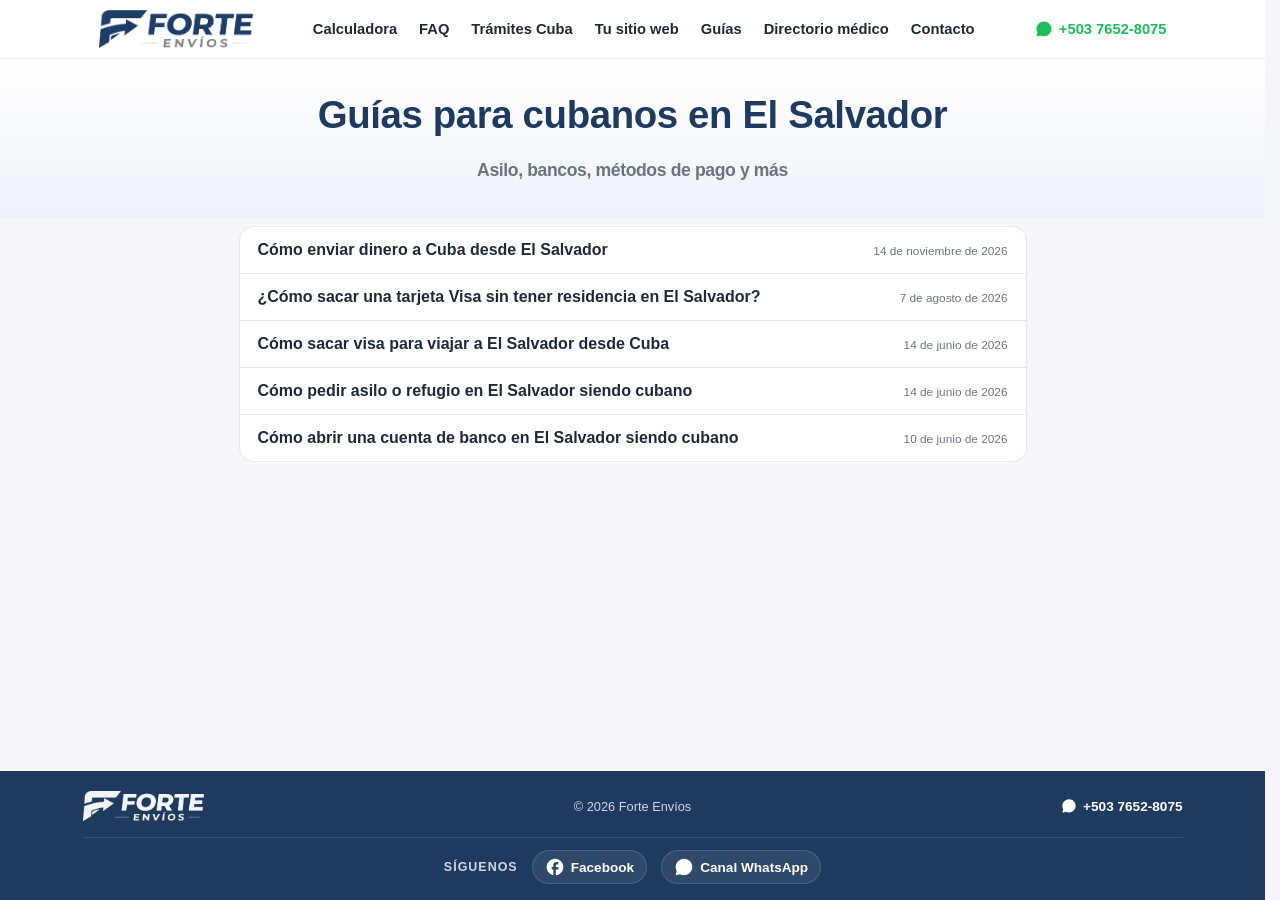
<file: guias/index.html>
<!DOCTYPE html>
<html lang="es">
<head>
  <meta charset="UTF-8" />
  <meta name="viewport" content="width=device-width, initial-scale=1.0" />
  <title>Guías para cubanos en El Salvador · Forte Envíos</title>
  <meta name="description" content="Consejos prácticos para cubanos en El Salvador: proceso de asilo, bancos donde abrir cuenta, métodos de pago y más." />
  <link rel="canonical" href="https://forteenvios.com/guias/" />
  <meta property="og:type" content="website" />
  <meta property="og:site_name" content="Forte Envíos" />
  <meta property="og:locale" content="es_SV" />
  <meta property="og:title" content="Guías para cubanos en El Salvador · Forte Envíos" />
  <meta property="og:description" content="Consejos prácticos para cubanos en El Salvador: proceso de asilo, bancos donde abrir cuenta, métodos de pago y más." />
  <meta property="og:url" content="https://forteenvios.com/guias/" />
  <meta property="og:image" content="https://forteenvios.com/og-image.jpg" />
  <meta property="og:image:width" content="1200" />
  <meta property="og:image:height" content="630" />
  <meta property="og:image:alt" content="Forte Envíos: envía dinero a Cuba desde El Salvador" />
  <meta name="twitter:card" content="summary_large_image" />
  <meta name="theme-color" content="#1e3a5f" />
  <link rel="icon" type="image/png" href="../logo.png" />
  <link rel="manifest" href="../manifest.webmanifest" />
  <link rel="apple-touch-icon" href="../icons/apple-touch-icon.png" />
  <meta name="mobile-web-app-capable" content="yes" />
  <meta name="apple-mobile-web-app-capable" content="yes" />
  <meta name="apple-mobile-web-app-title" content="Forte Envíos" />
  <meta name="apple-mobile-web-app-status-bar-style" content="default" />
  <link rel="stylesheet" href="../styles.css" />
</head>
<body>
  <header class="site-header">
    <div class="container header-inner">
      <a href="../index.html"><img src="../logo.png" alt="Forte Envíos" class="logo" /></a>
      <nav class="site-nav" id="siteNav" aria-label="Navegación principal">
        <a href="../index.html#calculadora" class="nav-link">Calculadora</a>
        <a href="../index.html#faq" class="nav-link">FAQ</a>
        <a href="../tramites/index.html" class="nav-link">Trámites Cuba</a>
        <a href="../web/index.html" class="nav-link">Tu sitio web</a>
        <a href="index.html" class="nav-link">Guías</a>
        <a href="../directorio-medicos/index.html" class="nav-link">Directorio médico</a>
        <a href="../contacto.html" class="nav-link">Contacto</a>
      </nav>
      <div class="header-actions">
        <a href="https://wa.me/50376528075" target="_blank" rel="noopener" class="wa-link">
          <svg viewBox="0 0 24 24" width="18" height="18" fill="currentColor" aria-hidden="true"><path d="M17.5 14.4c-.3-.1-1.7-.8-1.9-.9-.3-.1-.5-.1-.7.1s-.8.9-.9 1.1c-.2.2-.3.2-.6.1s-1.2-.4-2.2-1.4c-.8-.7-1.4-1.6-1.5-1.9-.2-.3 0-.4.1-.6.1-.1.3-.3.4-.5.1-.2.2-.3.3-.5.1-.2 0-.4 0-.5s-.7-1.7-1-2.3c-.3-.6-.5-.5-.7-.5h-.6c-.2 0-.5.1-.8.4-.3.3-1.1 1.1-1.1 2.6 0 1.5 1.1 3 1.3 3.2.2.2 2.2 3.3 5.3 4.7.7.3 1.3.5 1.7.6.7.2 1.4.2 1.9.1.6-.1 1.7-.7 2-1.4.3-.7.3-1.3.2-1.4-.1-.1-.3-.2-.6-.3zM12 2C6.5 2 2 6.5 2 12c0 1.8.5 3.5 1.3 4.9L2 22l5.3-1.4c1.4.8 3 1.2 4.7 1.2 5.5 0 10-4.5 10-10S17.5 2 12 2z"/></svg>
          <span class="wa-number">+503 7652-8075</span>
        </a>
        <button type="button" class="nav-burger" id="navBurger" aria-label="Abrir menú" aria-expanded="false" aria-controls="siteNav">
          <svg viewBox="0 0 24 24" width="22" height="22" fill="currentColor" aria-hidden="true"><path d="M3 18h18v-2H3v2zm0-5h18v-2H3v2zm0-7v2h18V6H3z"/></svg>
        </button>
      </div>
    </div>
  </header>

  <main>
    <section class="hero">
      <div class="container">
        <h1>Guías para cubanos en El Salvador<br/><span class="accent">Asilo, bancos, métodos de pago y más</span></h1>
      </div>
    </section>

    <section class="guias-wrap">
      <div class="container">
        <ul class="guias-index">

          <!-- Índice de guías: copia este bloque por cada guía publicada (la más reciente arriba).
               Cada guía vive en su propia carpeta: guias/nombre-de-la-guia/index.html
          <li>
            <a href="nombre-de-la-guia/index.html">
              <span>Título de la guía</span>
              <span class="guia-fecha">10 de junio de 2026</span>
            </a>
          </li>
          -->

          <li>
            <a href="enviar-dinero-cuba-desde-el-salvador/index.html">
              <span>Cómo enviar dinero a Cuba desde El Salvador</span>
              <span class="guia-fecha">14 de noviembre de 2026</span>
            </a>
          </li>

          <li>
            <a href="freedomia-tarjeta-sin-kyc/index.html">
              <span>¿Cómo sacar una tarjeta Visa sin tener residencia en El Salvador?</span>
              <span class="guia-fecha">7 de agosto de 2026</span>
            </a>
          </li>

          <li>
            <a href="visa-el-salvador-desde-cuba/index.html">
              <span>Cómo sacar visa para viajar a El Salvador desde Cuba</span>
              <span class="guia-fecha">14 de junio de 2026</span>
            </a>
          </li>

          <li>
            <a href="refugio-asilo-el-salvador/index.html">
              <span>Cómo pedir asilo o refugio en El Salvador siendo cubano</span>
              <span class="guia-fecha">14 de junio de 2026</span>
            </a>
          </li>

          <li>
            <a href="abrir-cuenta-banco-el-salvador/index.html">
              <span>Cómo abrir una cuenta de banco en El Salvador siendo cubano</span>
              <span class="guia-fecha">10 de junio de 2026</span>
            </a>
          </li>

        </ul>
      </div>
    </section>
  </main>

  <footer class="site-footer" id="contacto">
    <div class="container footer-inner">
      <img loading="lazy" src="../logo.png" alt="Forte Envíos" class="logo-sm" />
      <span class="foot-copy">© <span id="year"></span> Forte Envíos</span>
      <a href="https://wa.me/50376528075" target="_blank" rel="noopener" class="foot-wa">
        <svg viewBox="0 0 24 24" width="16" height="16" fill="currentColor" aria-hidden="true"><path d="M17.5 14.4c-.3-.1-1.7-.8-1.9-.9-.3-.1-.5-.1-.7.1s-.8.9-.9 1.1c-.2.2-.3.2-.6.1s-1.2-.4-2.2-1.4c-.8-.7-1.4-1.6-1.5-1.9-.2-.3 0-.4.1-.6.1-.1.3-.3.4-.5.1-.2.2-.3.3-.5.1-.2 0-.4 0-.5s-.7-1.7-1-2.3c-.3-.6-.5-.5-.7-.5h-.6c-.2 0-.5.1-.8.4-.3.3-1.1 1.1-1.1 2.6 0 1.5 1.1 3 1.3 3.2.2.2 2.2 3.3 5.3 4.7.7.3 1.3.5 1.7.6.7.2 1.4.2 1.9.1.6-.1 1.7-.7 2-1.4.3-.7.3-1.3.2-1.4-.1-.1-.3-.2-.6-.3zM12 2C6.5 2 2 6.5 2 12c0 1.8.5 3.5 1.3 4.9L2 22l5.3-1.4c1.4.8 3 1.2 4.7 1.2 5.5 0 10-4.5 10-10S17.5 2 12 2z"/></svg>
        +503 7652-8075
      </a>
    </div>
    <div class="container foot-social">
      <span class="foot-social-label">Síguenos</span>
      <a href="https://www.facebook.com/profile.php?id=61582196583614" target="_blank" rel="noopener" class="foot-social-link" aria-label="Facebook">
        <svg viewBox="0 0 24 24" width="20" height="20" fill="currentColor" aria-hidden="true"><path d="M22 12c0-5.52-4.48-10-10-10S2 6.48 2 12c0 4.84 3.44 8.87 8 9.8V15H8v-3h2V9.5C10 7.57 11.57 6 13.5 6H16v3h-2c-.55 0-1 .45-1 1v2h3v3h-3v6.95c5.05-.5 9-4.76 9-9.95z"/></svg>
        <span>Facebook</span>
      </a>
      <a href="https://www.whatsapp.com/channel/0029Vb774k69MF8uhRZBeU0Q" target="_blank" rel="noopener" class="foot-social-link" aria-label="Canal de WhatsApp">
        <svg viewBox="0 0 24 24" width="20" height="20" fill="currentColor" aria-hidden="true"><path d="M17.5 14.4c-.3-.1-1.7-.8-1.9-.9-.3-.1-.5-.1-.7.1s-.8.9-.9 1.1c-.2.2-.3.2-.6.1s-1.2-.4-2.2-1.4c-.8-.7-1.4-1.6-1.5-1.9-.2-.3 0-.4.1-.6.1-.1.3-.3.4-.5.1-.2.2-.3.3-.5.1-.2 0-.4 0-.5s-.7-1.7-1-2.3c-.3-.6-.5-.5-.7-.5h-.6c-.2 0-.5.1-.8.4-.3.3-1.1 1.1-1.1 2.6 0 1.5 1.1 3 1.3 3.2.2.2 2.2 3.3 5.3 4.7.7.3 1.3.5 1.7.6.7.2 1.4.2 1.9.1.6-.1 1.7-.7 2-1.4.3-.7.3-1.3.2-1.4-.1-.1-.3-.2-.6-.3zM12 2C6.5 2 2 6.5 2 12c0 1.8.5 3.5 1.3 4.9L2 22l5.3-1.4c1.4.8 3 1.2 4.7 1.2 5.5 0 10-4.5 10-10S17.5 2 12 2z"/></svg>
        <span>Canal WhatsApp</span>
      </a>
    </div>
  </footer>

  <script src="../nav.js"></script>
  <script src="../pwa.js"></script>
  <script>document.getElementById('year').textContent = new Date().getFullYear();</script>
</body>
</html>
</file>
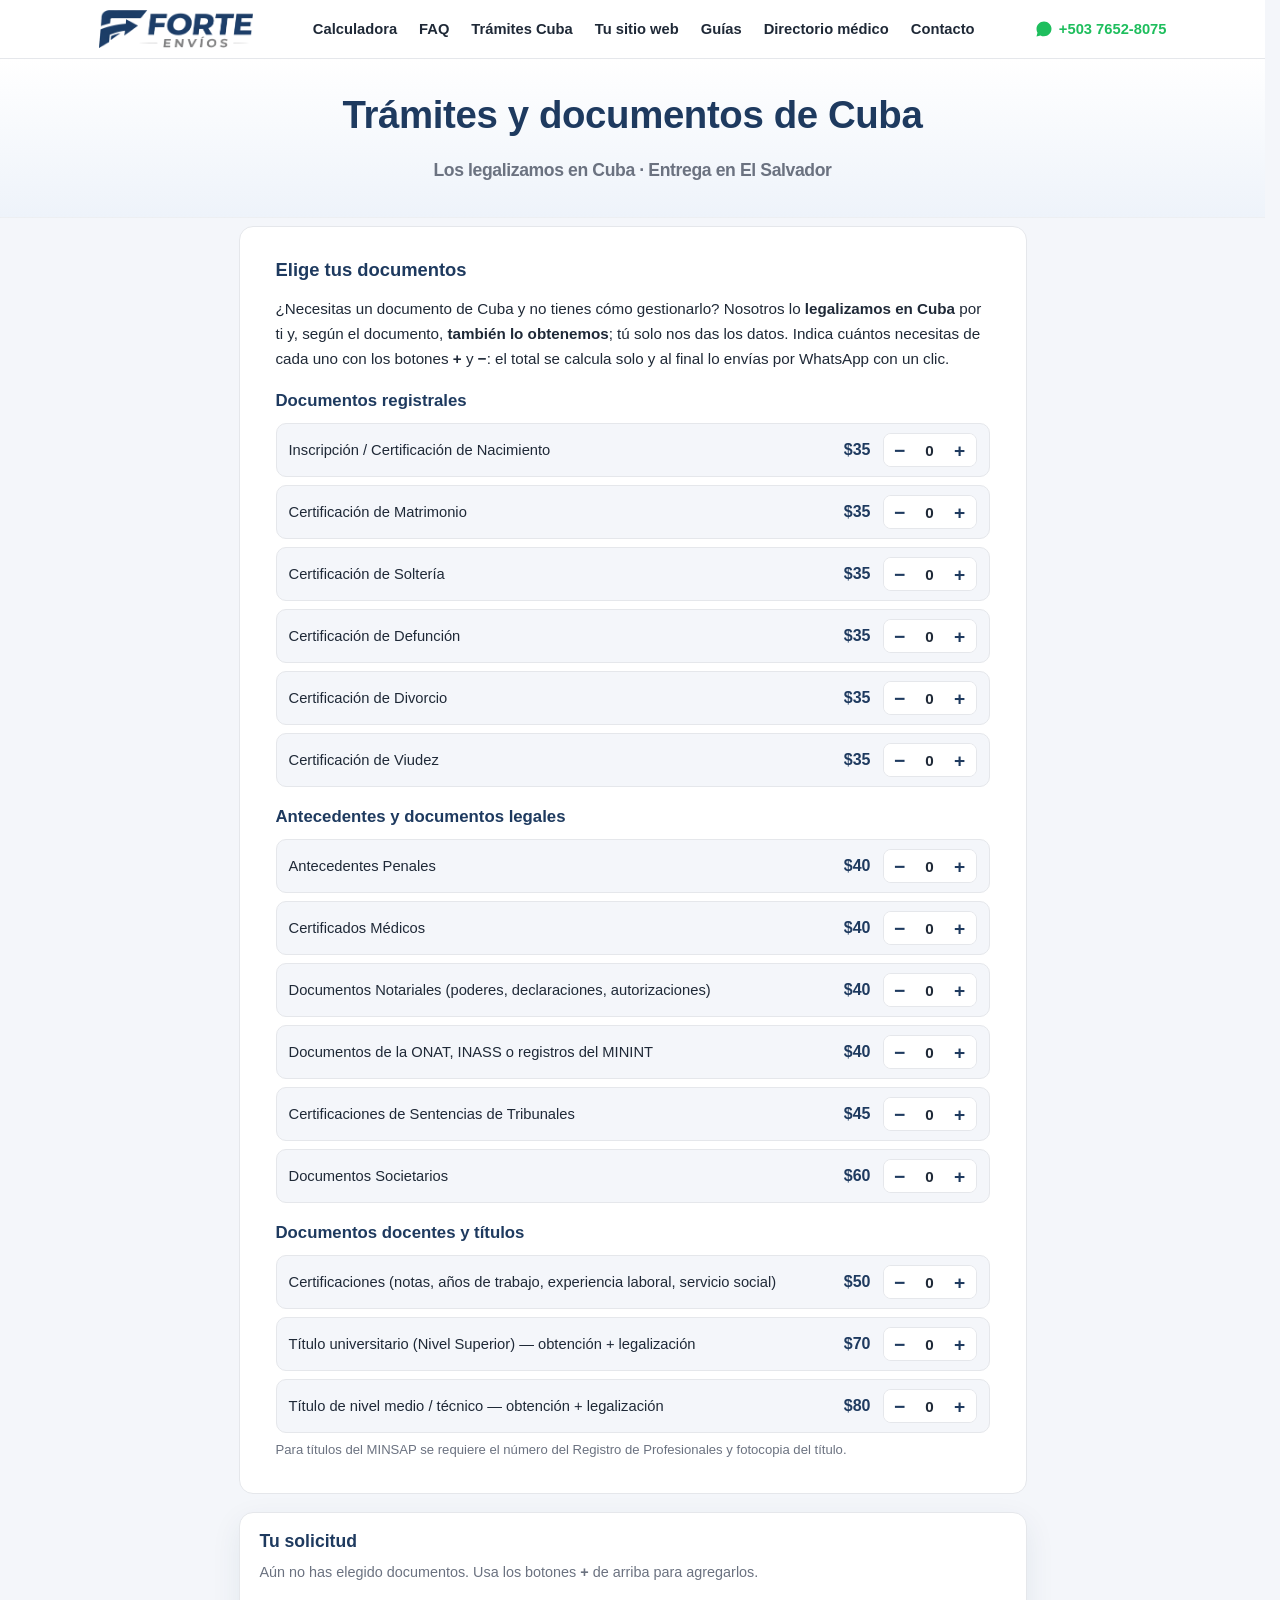
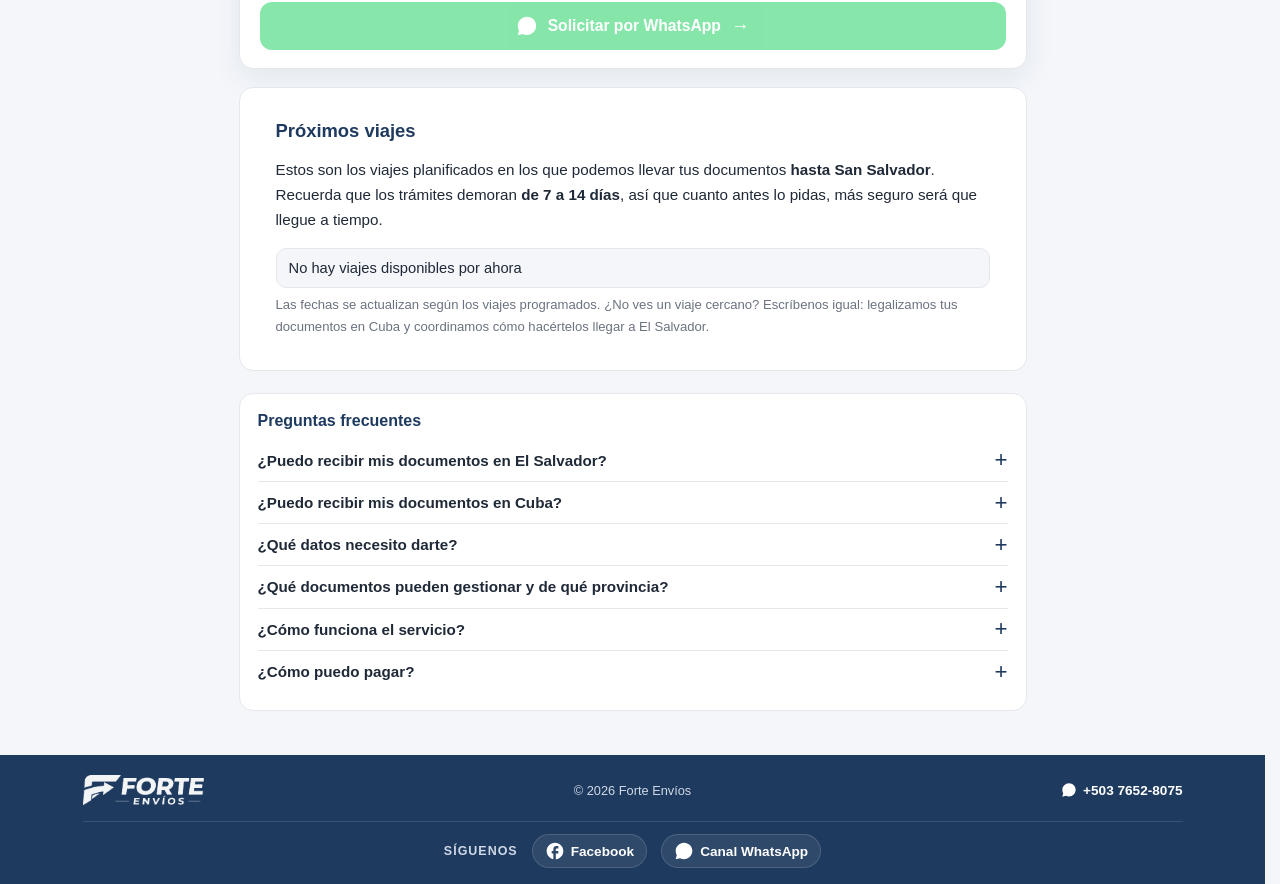
<file: tramites/index.html>
<!DOCTYPE html>
<html lang="es">
<head>
  <meta charset="UTF-8" />
  <meta name="viewport" content="width=device-width, initial-scale=1.0" />
  <title>Trámites y documentos de Cuba · Forte Envíos</title>
  <meta name="description" content="Legalizamos y te traemos documentos de Cuba: antecedentes penales, inscripción de nacimiento, títulos, pasaportes y más. Según el documento, también lo obtenemos. Entrega en El Salvador." />
  <link rel="canonical" href="https://forteenvios.com/tramites/" />
  <meta property="og:type" content="website" />
  <meta property="og:site_name" content="Forte Envíos" />
  <meta property="og:locale" content="es_SV" />
  <meta property="og:title" content="Trámites y documentos de Cuba · Forte Envíos" />
  <meta property="og:description" content="Legalizamos y te traemos documentos de Cuba: antecedentes penales, inscripción de nacimiento, títulos, pasaportes y más. Según el documento, también lo obtenemos. Entrega en El Salvador." />
  <meta property="og:url" content="https://forteenvios.com/tramites/" />
  <meta property="og:image" content="https://forteenvios.com/og-image.jpg" />
  <meta property="og:image:width" content="1200" />
  <meta property="og:image:height" content="630" />
  <meta property="og:image:alt" content="Forte Envíos: envía dinero a Cuba desde El Salvador" />
  <meta name="twitter:card" content="summary_large_image" />
  <meta name="theme-color" content="#1e3a5f" />
  <link rel="icon" type="image/png" href="../logo.png" />
  <link rel="manifest" href="../manifest.webmanifest" />
  <link rel="apple-touch-icon" href="../icons/apple-touch-icon.png" />
  <meta name="mobile-web-app-capable" content="yes" />
  <meta name="apple-mobile-web-app-capable" content="yes" />
  <meta name="apple-mobile-web-app-title" content="Forte Envíos" />
  <meta name="apple-mobile-web-app-status-bar-style" content="default" />
  <link rel="stylesheet" href="../styles.css" />
</head>
<body>
  <header class="site-header">
    <div class="container header-inner">
      <a href="../index.html"><img src="../logo.png" alt="Forte Envíos" class="logo" /></a>
      <nav class="site-nav" id="siteNav" aria-label="Navegación principal">
        <a href="../index.html#calculadora" class="nav-link">Calculadora</a>
        <a href="../index.html#faq" class="nav-link">FAQ</a>
        <a href="index.html" class="nav-link active">Trámites Cuba</a>
        <a href="../web/index.html" class="nav-link">Tu sitio web</a>
        <a href="../guias/index.html" class="nav-link">Guías</a>
        <a href="../directorio-medicos/index.html" class="nav-link">Directorio médico</a>
        <a href="../contacto.html" class="nav-link">Contacto</a>
      </nav>
      <div class="header-actions">
        <a href="https://wa.me/50376528075" target="_blank" rel="noopener" class="wa-link">
          <svg viewBox="0 0 24 24" width="18" height="18" fill="currentColor" aria-hidden="true"><path d="M17.5 14.4c-.3-.1-1.7-.8-1.9-.9-.3-.1-.5-.1-.7.1s-.8.9-.9 1.1c-.2.2-.3.2-.6.1s-1.2-.4-2.2-1.4c-.8-.7-1.4-1.6-1.5-1.9-.2-.3 0-.4.1-.6.1-.1.3-.3.4-.5.1-.2.2-.3.3-.5.1-.2 0-.4 0-.5s-.7-1.7-1-2.3c-.3-.6-.5-.5-.7-.5h-.6c-.2 0-.5.1-.8.4-.3.3-1.1 1.1-1.1 2.6 0 1.5 1.1 3 1.3 3.2.2.2 2.2 3.3 5.3 4.7.7.3 1.3.5 1.7.6.7.2 1.4.2 1.9.1.6-.1 1.7-.7 2-1.4.3-.7.3-1.3.2-1.4-.1-.1-.3-.2-.6-.3zM12 2C6.5 2 2 6.5 2 12c0 1.8.5 3.5 1.3 4.9L2 22l5.3-1.4c1.4.8 3 1.2 4.7 1.2 5.5 0 10-4.5 10-10S17.5 2 12 2z"/></svg>
          <span class="wa-number">+503 7652-8075</span>
        </a>
        <button type="button" class="nav-burger" id="navBurger" aria-label="Abrir menú" aria-expanded="false" aria-controls="siteNav">
          <svg viewBox="0 0 24 24" width="22" height="22" fill="currentColor" aria-hidden="true"><path d="M3 18h18v-2H3v2zm0-5h18v-2H3v2zm0-7v2h18V6H3z"/></svg>
        </button>
      </div>
    </div>
  </header>

  <main>
    <section class="hero">
      <div class="container">
        <h1>Trámites y documentos de Cuba<br/><span class="accent">Los legalizamos en Cuba · Entrega en El Salvador</span></h1>
      </div>
    </section>

    <section class="guias-wrap">
      <div class="container">

        <div class="article">

          <h2>Elige tus documentos</h2>
          <p>¿Necesitas un documento de Cuba y no tienes cómo gestionarlo? Nosotros lo <strong>legalizamos en Cuba</strong> por ti y, según el documento, <strong>también lo obtenemos</strong>; tú solo nos das los datos. Indica cuántos necesitas de cada uno con los botones <strong>+</strong> y <strong>−</strong>: el total se calcula solo y al final lo envías por WhatsApp con un clic.</p>

          <h3 class="tramite-cat">Documentos registrales</h3>
          <div class="tramite-list">
            <div class="tramite-row" data-name="Inscripción / Certificación de Nacimiento" data-price="35"><span class="t-name">Inscripción / Certificación de Nacimiento</span><span class="t-price">$35</span><div class="t-stepper"><button type="button" class="t-minus" aria-label="Quitar uno">−</button><span class="t-qty">0</span><button type="button" class="t-plus" aria-label="Agregar uno">+</button></div></div>
            <div class="tramite-row" data-name="Certificación de Matrimonio" data-price="35"><span class="t-name">Certificación de Matrimonio</span><span class="t-price">$35</span><div class="t-stepper"><button type="button" class="t-minus" aria-label="Quitar uno">−</button><span class="t-qty">0</span><button type="button" class="t-plus" aria-label="Agregar uno">+</button></div></div>
            <div class="tramite-row" data-name="Certificación de Soltería" data-price="35"><span class="t-name">Certificación de Soltería</span><span class="t-price">$35</span><div class="t-stepper"><button type="button" class="t-minus" aria-label="Quitar uno">−</button><span class="t-qty">0</span><button type="button" class="t-plus" aria-label="Agregar uno">+</button></div></div>
            <div class="tramite-row" data-name="Certificación de Defunción" data-price="35"><span class="t-name">Certificación de Defunción</span><span class="t-price">$35</span><div class="t-stepper"><button type="button" class="t-minus" aria-label="Quitar uno">−</button><span class="t-qty">0</span><button type="button" class="t-plus" aria-label="Agregar uno">+</button></div></div>
            <div class="tramite-row" data-name="Certificación de Divorcio" data-price="35"><span class="t-name">Certificación de Divorcio</span><span class="t-price">$35</span><div class="t-stepper"><button type="button" class="t-minus" aria-label="Quitar uno">−</button><span class="t-qty">0</span><button type="button" class="t-plus" aria-label="Agregar uno">+</button></div></div>
            <div class="tramite-row" data-name="Certificación de Viudez" data-price="35"><span class="t-name">Certificación de Viudez</span><span class="t-price">$35</span><div class="t-stepper"><button type="button" class="t-minus" aria-label="Quitar uno">−</button><span class="t-qty">0</span><button type="button" class="t-plus" aria-label="Agregar uno">+</button></div></div>
          </div>

          <h3 class="tramite-cat">Antecedentes y documentos legales</h3>
          <div class="tramite-list">
            <div class="tramite-row" data-name="Antecedentes Penales" data-price="40"><span class="t-name">Antecedentes Penales</span><span class="t-price">$40</span><div class="t-stepper"><button type="button" class="t-minus" aria-label="Quitar uno">−</button><span class="t-qty">0</span><button type="button" class="t-plus" aria-label="Agregar uno">+</button></div></div>
            <div class="tramite-row" data-name="Certificados Médicos" data-price="40"><span class="t-name">Certificados Médicos</span><span class="t-price">$40</span><div class="t-stepper"><button type="button" class="t-minus" aria-label="Quitar uno">−</button><span class="t-qty">0</span><button type="button" class="t-plus" aria-label="Agregar uno">+</button></div></div>
            <div class="tramite-row" data-name="Documentos Notariales (poderes, declaraciones, autorizaciones)" data-price="40"><span class="t-name">Documentos Notariales (poderes, declaraciones, autorizaciones)</span><span class="t-price">$40</span><div class="t-stepper"><button type="button" class="t-minus" aria-label="Quitar uno">−</button><span class="t-qty">0</span><button type="button" class="t-plus" aria-label="Agregar uno">+</button></div></div>
            <div class="tramite-row" data-name="Documentos de la ONAT, INASS o registros del MININT" data-price="40"><span class="t-name">Documentos de la ONAT, INASS o registros del MININT</span><span class="t-price">$40</span><div class="t-stepper"><button type="button" class="t-minus" aria-label="Quitar uno">−</button><span class="t-qty">0</span><button type="button" class="t-plus" aria-label="Agregar uno">+</button></div></div>
            <div class="tramite-row" data-name="Certificaciones de Sentencias de Tribunales" data-price="45"><span class="t-name">Certificaciones de Sentencias de Tribunales</span><span class="t-price">$45</span><div class="t-stepper"><button type="button" class="t-minus" aria-label="Quitar uno">−</button><span class="t-qty">0</span><button type="button" class="t-plus" aria-label="Agregar uno">+</button></div></div>
            <div class="tramite-row" data-name="Documentos Societarios" data-price="60"><span class="t-name">Documentos Societarios</span><span class="t-price">$60</span><div class="t-stepper"><button type="button" class="t-minus" aria-label="Quitar uno">−</button><span class="t-qty">0</span><button type="button" class="t-plus" aria-label="Agregar uno">+</button></div></div>
          </div>

          <h3 class="tramite-cat">Documentos docentes y títulos</h3>
          <div class="tramite-list">
            <div class="tramite-row" data-name="Certificaciones docentes (notas, años de trabajo, experiencia laboral, servicio social)" data-price="50"><span class="t-name">Certificaciones (notas, años de trabajo, experiencia laboral, servicio social)</span><span class="t-price">$50</span><div class="t-stepper"><button type="button" class="t-minus" aria-label="Quitar uno">−</button><span class="t-qty">0</span><button type="button" class="t-plus" aria-label="Agregar uno">+</button></div></div>
            <div class="tramite-row" data-name="Título universitario (Nivel Superior) — obtención + legalización" data-price="70"><span class="t-name">Título universitario (Nivel Superior) — obtención + legalización</span><span class="t-price">$70</span><div class="t-stepper"><button type="button" class="t-minus" aria-label="Quitar uno">−</button><span class="t-qty">0</span><button type="button" class="t-plus" aria-label="Agregar uno">+</button></div></div>
            <div class="tramite-row" data-name="Título de nivel medio / técnico — obtención + legalización" data-price="80"><span class="t-name">Título de nivel medio / técnico — obtención + legalización</span><span class="t-price">$80</span><div class="t-stepper"><button type="button" class="t-minus" aria-label="Quitar uno">−</button><span class="t-qty">0</span><button type="button" class="t-plus" aria-label="Agregar uno">+</button></div></div>
          </div>
          <p class="tramite-note">Para títulos del MINSAP se requiere el número del Registro de Profesionales y fotocopia del título.</p>

        </div>

        <div class="tramite-summary" id="tramiteSummary">
          <h3 class="tramite-summary-title">Tu solicitud</h3>
          <p class="tramite-summary-empty" id="tramiteEmpty">Aún no has elegido documentos. Usa los botones <strong>+</strong> de arriba para agregarlos.</p>
          <ul class="tramite-summary-list" id="tramiteItems"></ul>

          <div class="tramite-delivery" id="tramiteDelivery" hidden>
            <span class="tramite-delivery-label">¿Quieres que te lo entreguemos? <small>(opcional)</small></span>
            <div class="delivery-toggle" role="group" aria-label="Lugar de entrega">
              <button type="button" class="dtoggle" data-place="sv">En El Salvador</button>
              <button type="button" class="dtoggle" data-place="cuba">En Cuba</button>
            </div>
            <div class="municipio-section" id="tramiteMunicipioWrap" hidden>
              <label for="tramiteMunicipio" class="municipio-label">Municipio de entrega</label>
              <select id="tramiteMunicipio" class="municipio-select">
                <option value="">Municipio (mensajería)</option>
                <option value="Centro Habana|5">Centro Habana ($5)</option>
                <option value="La Habana Vieja|5">La Habana Vieja ($5)</option>
                <option value="Plaza de la Revolución|5">Plaza de la Revolución ($5)</option>
                <option value="Playa|5">Playa ($5)</option>
                <option value="Arroyo Naranjo|5">Arroyo Naranjo ($5)</option>
                <option value="Boyeros|5">Boyeros ($5)</option>
                <option value="Diez de Octubre|5">Diez de Octubre ($5)</option>
                <option value="Marianao|5">Marianao ($5)</option>
                <option value="Cerro|6">Cerro ($6)</option>
                <option value="La Lisa|6">La Lisa ($6)</option>
                <option value="San Miguel del Padrón|6">San Miguel del Padrón ($6)</option>
                <option value="Cotorro|7">Cotorro ($7)</option>
                <option value="Guanabacoa|8">Guanabacoa ($8)</option>
                <option value="La Habana del Este|7">La Habana del Este ($7)</option>
                <option value="Regla|7">Regla ($7)</option>
              </select>
            </div>
          </div>

          <div class="tramite-summary-line" id="tramiteMsgRow" hidden>
            <span id="tramiteMsgLabel">Costo de entrega</span>
            <strong id="tramiteMsg">$0</strong>
          </div>
          <div class="tramite-summary-total" id="tramiteTotalRow" hidden>
            <span>Total a pagar</span>
            <strong id="tramiteTotal">$0</strong>
          </div>
          <p class="tramite-summary-note" id="tramiteDeliveryNote" hidden></p>
          <a id="tramiteWaBtn" href="#" target="_blank" rel="noopener" class="btn btn-whatsapp" aria-disabled="true">
            <svg viewBox="0 0 24 24" width="22" height="22" fill="currentColor" aria-hidden="true"><path d="M17.5 14.4c-.3-.1-1.7-.8-1.9-.9-.3-.1-.5-.1-.7.1s-.8.9-.9 1.1c-.2.2-.3.2-.6.1s-1.2-.4-2.2-1.4c-.8-.7-1.4-1.6-1.5-1.9-.2-.3 0-.4.1-.6.1-.1.3-.3.4-.5.1-.2.2-.3.3-.5.1-.2 0-.4 0-.5s-.7-1.7-1-2.3c-.3-.6-.5-.5-.7-.5h-.6c-.2 0-.5.1-.8.4-.3.3-1.1 1.1-1.1 2.6 0 1.5 1.1 3 1.3 3.2.2.2 2.2 3.3 5.3 4.7.7.3 1.3.5 1.7.6.7.2 1.4.2 1.9.1.6-.1 1.7-.7 2-1.4.3-.7.3-1.3.2-1.4-.1-.1-.3-.2-.6-.3zM12 2C6.5 2 2 6.5 2 12c0 1.8.5 3.5 1.3 4.9L2 22l5.3-1.4c1.4.8 3 1.2 4.7 1.2 5.5 0 10-4.5 10-10S17.5 2 12 2z"/></svg>
            <span>Solicitar por WhatsApp</span>
            <span class="btn-arrow" aria-hidden="true">→</span>
          </a>
        </div>

        <div class="article">
          <h2>Próximos viajes</h2>
          <p>Estos son los viajes planificados en los que podemos llevar tus documentos <strong>hasta San Salvador</strong>. Recuerda que los trámites demoran <strong>de 7 a 14 días</strong>, así que cuanto antes lo pidas, más seguro será que llegue a tiempo.</p>
          <div class="tramite-list">
            <div class="tramite-row"><span class="t-name">No hay viajes disponibles por ahora</span></div>
          </div>
          <p class="tramite-note">Las fechas se actualizan según los viajes programados. ¿No ves un viaje cercano? Escríbenos igual: legalizamos tus documentos en Cuba y coordinamos cómo hacértelos llegar a El Salvador.</p>
        </div>

        <section class="faq">
          <h3>Preguntas frecuentes</h3>

          <div class="faq-group">
            <details>
              <summary>¿Puedo recibir mis documentos en El Salvador?</summary>
              <p>Sí. Cuando tenemos un <strong>viaje planificado</strong>, llevamos tus documentos hasta <strong>San Salvador</strong> y te los entregamos en mano (consulta los <strong>Próximos viajes</strong> más arriba). Este traslado tiene un <strong>costo adicional de $15 USD por documento</strong>. Si no hay un viaje cercano a la fecha que necesitas, igual legalizamos tus documentos en Cuba y coordinamos contigo la mejor manera de hacértelos llegar.</p>
            </details>

            <details>
              <summary>¿Puedo recibir mis documentos en Cuba?</summary>
              <p>Sí. Te los llevamos a donde quieras dentro de La Habana por un <strong>costo adicional de mensajería</strong> según el municipio. Elige la opción <strong>"En Cuba"</strong> al armar tu solicitud y selecciona el municipio: el costo se suma automáticamente al total.</p>
            </details>

            <details>
              <summary>¿Qué datos necesito darte?</summary>
              <p>Según el documento que necesites, te pediremos:</p>
              <ul>
                <li><strong>Antecedentes penales:</strong> nombres y apellidos, No. de Carnet de identidad o Pasaporte cubano, nombres de los padres, fecha y lugar de nacimiento, sexo y raza.</li>
                <li><strong>Documentos registrales</strong> (nacimiento, matrimonio, etc.): tomo, folio y registro civil donde está inscrito.</li>
                <li><strong>Pasaporte de residente en el exterior:</strong> una foto 5x5 y la residencia o pasaporte del país donde vives.</li>
                <li><strong>Títulos y documentos docentes:</strong> fotocopia del título y, para los del MINSAP, el número del Registro de Profesionales.</li>
              </ul>
            </details>

            <details>
              <summary>¿Qué documentos pueden gestionar y de qué provincia?</summary>
              <p>Gestionamos documentos expedidos en los registros de <strong>La Habana</strong> o que estén insertados en la <strong>Plataforma Bienestar</strong> (con código QR). ¿Tu documento es de otra provincia? Escríbenos y lo valoramos.</p>
            </details>

            <details>
              <summary>¿Cómo funciona el servicio?</summary>
              <ol>
                <li><strong>Escríbenos</strong> por WhatsApp y dinos qué documento necesitas.</li>
                <li><strong>Nos das los datos</strong> y coordinamos el pago.</li>
                <li><strong>Lo legalizamos en Cuba</strong> (7 a 14 días); según el documento, también lo obtenemos.</li>
                <li><strong>Lo recibes en El Salvador:</strong> si hay un viaje planificado lo llevamos hasta San Salvador; si no, coordinamos contigo el envío.</li>
              </ol>
            </details>

            <details>
              <summary>¿Cómo puedo pagar?</summary>
              <p>Aceptamos varias formas de pago:</p>
              <ul>
                <li><strong>Efectivo</strong> en El Salvador</li>
                <li><strong>Transferencia bancaria</strong> vía Transfer365</li>
                <li><strong>Western Union</strong> a El Salvador</li>
                <li><strong>Efectivo en USD</strong> en Cuba</li>
                <li><strong>Efectivo en CUP</strong> en Cuba, al cambio de <a href="https://eltoque.com/tasas-de-cambio-cuba" target="_blank" rel="noopener">El Toque</a></li>
                <li><strong>Bitcoin y criptomonedas</strong></li>
              </ul>
              <p><strong>El pago es por adelantado:</strong> comenzamos la gestión una vez confirmado el pago.</p>
              <p>¿No ves el método que prefieres? Escríbenos por WhatsApp y lo coordinamos contigo igualmente.</p>
            </details>
          </div>
        </section>

      </div>
    </section>
  </main>

  <footer class="site-footer" id="contacto">
    <div class="container footer-inner">
      <img loading="lazy" src="../logo.png" alt="Forte Envíos" class="logo-sm" />
      <span class="foot-copy">© <span id="year"></span> Forte Envíos</span>
      <a href="https://wa.me/50376528075" target="_blank" rel="noopener" class="foot-wa">
        <svg viewBox="0 0 24 24" width="16" height="16" fill="currentColor" aria-hidden="true"><path d="M17.5 14.4c-.3-.1-1.7-.8-1.9-.9-.3-.1-.5-.1-.7.1s-.8.9-.9 1.1c-.2.2-.3.2-.6.1s-1.2-.4-2.2-1.4c-.8-.7-1.4-1.6-1.5-1.9-.2-.3 0-.4.1-.6.1-.1.3-.3.4-.5.1-.2.2-.3.3-.5.1-.2 0-.4 0-.5s-.7-1.7-1-2.3c-.3-.6-.5-.5-.7-.5h-.6c-.2 0-.5.1-.8.4-.3.3-1.1 1.1-1.1 2.6 0 1.5 1.1 3 1.3 3.2.2.2 2.2 3.3 5.3 4.7.7.3 1.3.5 1.7.6.7.2 1.4.2 1.9.1.6-.1 1.7-.7 2-1.4.3-.7.3-1.3.2-1.4-.1-.1-.3-.2-.6-.3zM12 2C6.5 2 2 6.5 2 12c0 1.8.5 3.5 1.3 4.9L2 22l5.3-1.4c1.4.8 3 1.2 4.7 1.2 5.5 0 10-4.5 10-10S17.5 2 12 2z"/></svg>
        +503 7652-8075
      </a>
    </div>
    <div class="container foot-social">
      <span class="foot-social-label">Síguenos</span>
      <a href="https://www.facebook.com/profile.php?id=61582196583614" target="_blank" rel="noopener" class="foot-social-link" aria-label="Facebook">
        <svg viewBox="0 0 24 24" width="20" height="20" fill="currentColor" aria-hidden="true"><path d="M22 12c0-5.52-4.48-10-10-10S2 6.48 2 12c0 4.84 3.44 8.87 8 9.8V15H8v-3h2V9.5C10 7.57 11.57 6 13.5 6H16v3h-2c-.55 0-1 .45-1 1v2h3v3h-3v6.95c5.05-.5 9-4.76 9-9.95z"/></svg>
        <span>Facebook</span>
      </a>
      <a href="https://www.whatsapp.com/channel/0029Vb774k69MF8uhRZBeU0Q" target="_blank" rel="noopener" class="foot-social-link" aria-label="Canal de WhatsApp">
        <svg viewBox="0 0 24 24" width="20" height="20" fill="currentColor" aria-hidden="true"><path d="M17.5 14.4c-.3-.1-1.7-.8-1.9-.9-.3-.1-.5-.1-.7.1s-.8.9-.9 1.1c-.2.2-.3.2-.6.1s-1.2-.4-2.2-1.4c-.8-.7-1.4-1.6-1.5-1.9-.2-.3 0-.4.1-.6.1-.1.3-.3.4-.5.1-.2.2-.3.3-.5.1-.2 0-.4 0-.5s-.7-1.7-1-2.3c-.3-.6-.5-.5-.7-.5h-.6c-.2 0-.5.1-.8.4-.3.3-1.1 1.1-1.1 2.6 0 1.5 1.1 3 1.3 3.2.2.2 2.2 3.3 5.3 4.7.7.3 1.3.5 1.7.6.7.2 1.4.2 1.9.1.6-.1 1.7-.7 2-1.4.3-.7.3-1.3.2-1.4-.1-.1-.3-.2-.6-.3zM12 2C6.5 2 2 6.5 2 12c0 1.8.5 3.5 1.3 4.9L2 22l5.3-1.4c1.4.8 3 1.2 4.7 1.2 5.5 0 10-4.5 10-10S17.5 2 12 2z"/></svg>
        <span>Canal WhatsApp</span>
      </a>
    </div>
  </footer>

  <script src="../nav.js"></script>
  <script src="../pwa.js"></script>
  <script src="tramites.js"></script>
  <script>document.getElementById('year').textContent = new Date().getFullYear();</script>
</body>
</html>
</file>
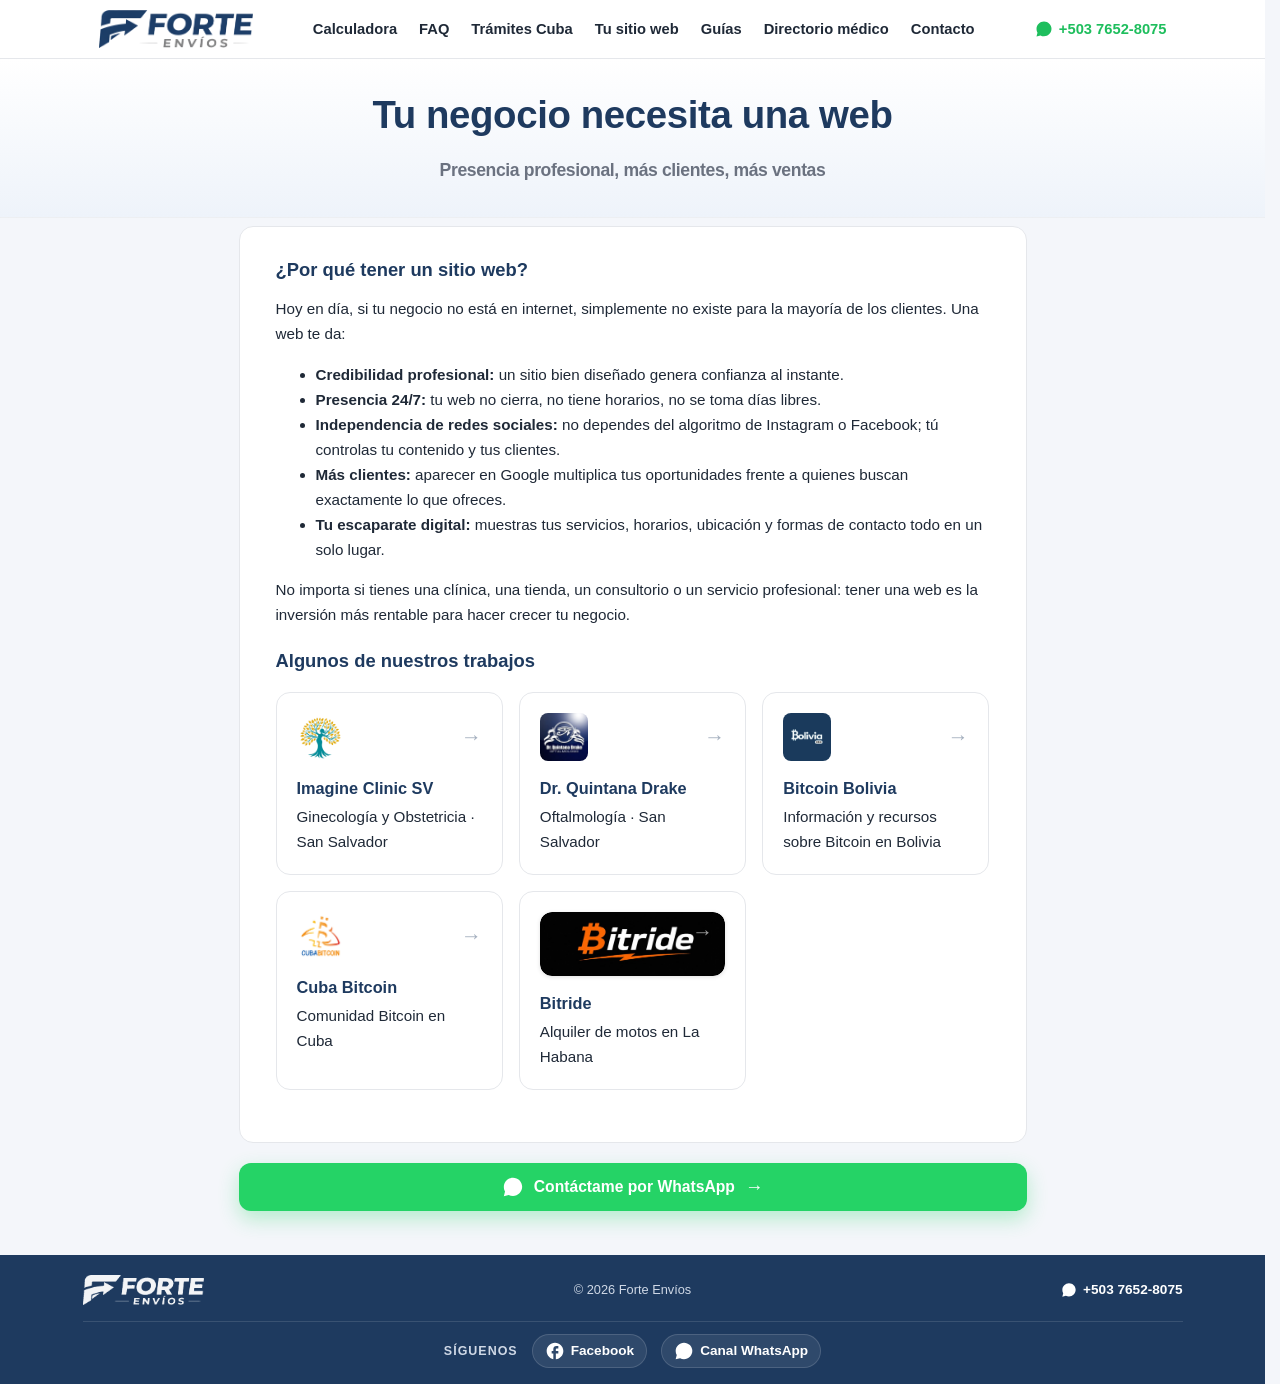
<file: web/index.html>
<!DOCTYPE html>
<html lang="es">
<head>
  <meta charset="UTF-8" />
  <meta name="viewport" content="width=device-width, initial-scale=1.0" />
  <title>Tu sitio web · Forte Envíos</title>
  <meta name="description" content="¿Necesitas una web para tu negocio? Creamos sitios modernos, rápidos y profesionales. Mira nuestro portafolio." />
  <link rel="canonical" href="https://forteenvios.com/web/" />
  <meta property="og:type" content="website" />
  <meta property="og:site_name" content="Forte Envíos" />
  <meta property="og:locale" content="es_SV" />
  <meta property="og:title" content="Tu sitio web · Forte Envíos" />
  <meta property="og:description" content="¿Necesitas una web para tu negocio? Creamos sitios modernos, rápidos y profesionales. Mira nuestro portafolio." />
  <meta property="og:url" content="https://forteenvios.com/web/" />
  <meta property="og:image" content="https://forteenvios.com/og-image.jpg" />
  <meta property="og:image:width" content="1200" />
  <meta property="og:image:height" content="630" />
  <meta property="og:image:alt" content="Forte Envíos: envía dinero a Cuba desde El Salvador" />
  <meta name="twitter:card" content="summary_large_image" />
  <meta name="theme-color" content="#1e3a5f" />
  <link rel="icon" type="image/png" href="../logo.png" />
  <link rel="manifest" href="../manifest.webmanifest" />
  <link rel="apple-touch-icon" href="../icons/apple-touch-icon.png" />
  <meta name="mobile-web-app-capable" content="yes" />
  <meta name="apple-mobile-web-app-capable" content="yes" />
  <meta name="apple-mobile-web-app-title" content="Forte Envíos" />
  <meta name="apple-mobile-web-app-status-bar-style" content="default" />
  <link rel="stylesheet" href="../styles.css" />
</head>
<body>
  <header class="site-header">
    <div class="container header-inner">
      <a href="../index.html"><img src="../logo.png" alt="Forte Envíos" class="logo" /></a>
      <nav class="site-nav" id="siteNav" aria-label="Navegación principal">
        <a href="../index.html#calculadora" class="nav-link">Calculadora</a>
        <a href="../index.html#faq" class="nav-link">FAQ</a>
        <a href="../tramites/index.html" class="nav-link">Trámites Cuba</a>
        <a href="index.html" class="nav-link">Tu sitio web</a>
        <a href="../guias/index.html" class="nav-link">Guías</a>
        <a href="../directorio-medicos/index.html" class="nav-link">Directorio médico</a>
        <a href="../contacto.html" class="nav-link">Contacto</a>
      </nav>
      <div class="header-actions">
        <a href="https://wa.me/50376528075" target="_blank" rel="noopener" class="wa-link">
          <svg viewBox="0 0 24 24" width="18" height="18" fill="currentColor" aria-hidden="true"><path d="M17.5 14.4c-.3-.1-1.7-.8-1.9-.9-.3-.1-.5-.1-.7.1s-.8.9-.9 1.1c-.2.2-.3.2-.6.1s-1.2-.4-2.2-1.4c-.8-.7-1.4-1.6-1.5-1.9-.2-.3 0-.4.1-.6.1-.1.3-.3.4-.5.1-.2.2-.3.3-.5.1-.2 0-.4 0-.5s-.7-1.7-1-2.3c-.3-.6-.5-.5-.7-.5h-.6c-.2 0-.5.1-.8.4-.3.3-1.1 1.1-1.1 2.6 0 1.5 1.1 3 1.3 3.2.2.2 2.2 3.3 5.3 4.7.7.3 1.3.5 1.7.6.7.2 1.4.2 1.9.1.6-.1 1.7-.7 2-1.4.3-.7.3-1.3.2-1.4-.1-.1-.3-.2-.6-.3zM12 2C6.5 2 2 6.5 2 12c0 1.8.5 3.5 1.3 4.9L2 22l5.3-1.4c1.4.8 3 1.2 4.7 1.2 5.5 0 10-4.5 10-10S17.5 2 12 2z"/></svg>
          <span class="wa-number">+503 7652-8075</span>
        </a>
        <button type="button" class="nav-burger" id="navBurger" aria-label="Abrir menú" aria-expanded="false" aria-controls="siteNav">
          <svg viewBox="0 0 24 24" width="22" height="22" fill="currentColor" aria-hidden="true"><path d="M3 18h18v-2H3v2zm0-5h18v-2H3v2zm0-7v2h18V6H3z"/></svg>
        </button>
      </div>
    </div>
  </header>

  <main>
    <section class="hero">
      <div class="container">
        <h1>Tu negocio necesita una web<br/><span class="accent">Presencia profesional, más clientes, más ventas</span></h1>
      </div>
    </section>

    <section class="guias-wrap">
      <div class="container">

        <div class="article">

          <h2>¿Por qué tener un sitio web?</h2>
          <p>Hoy en día, si tu negocio no está en internet, simplemente no existe para la mayoría de los clientes. Una web te da:</p>
          <ul>
            <li><strong>Credibilidad profesional:</strong> un sitio bien diseñado genera confianza al instante.</li>
            <li><strong>Presencia 24/7:</strong> tu web no cierra, no tiene horarios, no se toma días libres.</li>
            <li><strong>Independencia de redes sociales:</strong> no dependes del algoritmo de Instagram o Facebook; tú controlas tu contenido y tus clientes.</li>
            <li><strong>Más clientes:</strong> aparecer en Google multiplica tus oportunidades frente a quienes buscan exactamente lo que ofreces.</li>
            <li><strong>Tu escaparate digital:</strong> muestras tus servicios, horarios, ubicación y formas de contacto todo en un solo lugar.</li>
          </ul>
          <p>No importa si tienes una clínica, una tienda, un consultorio o un servicio profesional: tener una web es la inversión más rentable para hacer crecer tu negocio.</p>

          <h2>Algunos de nuestros trabajos</h2>

          <div class="web-portfolio">
            <a href="https://imagineclinic.netlify.app/" target="_blank" rel="noopener" class="web-card">
              <div class="web-card-header">
                <img loading="lazy" src="../directorio-medicos/logo-imagine.png" alt="" class="web-card-logo" />
                <span class="web-card-arrow" aria-hidden="true">→</span>
              </div>
              <h3 class="web-card-title">Imagine Clinic SV</h3>
              <p class="web-card-desc">Ginecología y Obstetricia · San Salvador</p>
            </a>

            <a href="https://forte11cuba.github.io/drquintanadrake/" target="_blank" rel="noopener" class="web-card">
              <div class="web-card-header">
                <img loading="lazy" src="../directorio-medicos/drquintanadrake.jpg" alt="" class="web-card-logo" />
                <span class="web-card-arrow" aria-hidden="true">→</span>
              </div>
              <h3 class="web-card-title">Dr. Quintana Drake</h3>
              <p class="web-card-desc">Oftalmología · San Salvador</p>
            </a>

            <a href="https://bitcoinbolivia.org/" target="_blank" rel="noopener" class="web-card">
              <div class="web-card-header">
                <img loading="lazy" src="bitcoinbolivia-white.png" alt="Logo Bitcoin Bolivia" class="web-card-logo" style="background:#1a3a5c; padding:8px; border-radius:8px;" />
                <span class="web-card-arrow" aria-hidden="true">→</span>
              </div>
              <h3 class="web-card-title">Bitcoin Bolivia</h3>
              <p class="web-card-desc">Información y recursos sobre Bitcoin en Bolivia</p>
            </a>

            <a href="https://cubabitcoin.org/" target="_blank" rel="noopener" class="web-card">
              <div class="web-card-header">
                <img loading="lazy" src="cubabitcoin-logo.png" alt="Logo Cuba Bitcoin" class="web-card-logo" />
                <span class="web-card-arrow" aria-hidden="true">→</span>
              </div>
              <h3 class="web-card-title">Cuba Bitcoin</h3>
              <p class="web-card-desc">Comunidad Bitcoin en Cuba</p>
            </a>

            <a href="https://bitride.rent/" target="_blank" rel="noopener" class="web-card">
              <div class="web-card-banner">
                <img loading="lazy" src="bitride-banner.jpg" alt="Logo Bitride" class="web-card-banner-img" />
                <span class="web-card-arrow" aria-hidden="true">→</span>
              </div>
              <h3 class="web-card-title">Bitride</h3>
              <p class="web-card-desc">Alquiler de motos en La Habana</p>
            </a>
          </div>

        </div>

        <a href="https://wa.me/50376528075?text=Hola%2C%20quiero%20una%20web%20para%20mi%20negocio" target="_blank" rel="noopener" class="btn btn-whatsapp" style="margin-top:20px">
          <svg viewBox="0 0 24 24" width="22" height="22" fill="currentColor" aria-hidden="true"><path d="M17.5 14.4c-.3-.1-1.7-.8-1.9-.9-.3-.1-.5-.1-.7.1s-.8.9-.9 1.1c-.2.2-.3.2-.6.1s-1.2-.4-2.2-1.4c-.8-.7-1.4-1.6-1.5-1.9-.2-.3 0-.4.1-.6.1-.1.3-.3.4-.5.1-.2.2-.3.3-.5.1-.2 0-.4 0-.5s-.7-1.7-1-2.3c-.3-.6-.5-.5-.7-.5h-.6c-.2 0-.5.1-.8.4-.3.3-1.1 1.1-1.1 2.6 0 1.5 1.1 3 1.3 3.2.2.2 2.2 3.3 5.3 4.7.7.3 1.3.5 1.7.6.7.2 1.4.2 1.9.1.6-.1 1.7-.7 2-1.4.3-.7.3-1.3.2-1.4-.1-.1-.3-.2-.6-.3zM12 2C6.5 2 2 6.5 2 12c0 1.8.5 3.5 1.3 4.9L2 22l5.3-1.4c1.4.8 3 1.2 4.7 1.2 5.5 0 10-4.5 10-10S17.5 2 12 2z"/></svg>
          <span>Contáctame por WhatsApp</span>
          <span class="btn-arrow" aria-hidden="true">→</span>
        </a>

      </div>
    </section>
  </main>

  <footer class="site-footer" id="contacto">
    <div class="container footer-inner">
      <img loading="lazy" src="../logo.png" alt="Forte Envíos" class="logo-sm" />
      <span class="foot-copy">© <span id="year"></span> Forte Envíos</span>
      <a href="https://wa.me/50376528075" target="_blank" rel="noopener" class="foot-wa">
        <svg viewBox="0 0 24 24" width="16" height="16" fill="currentColor" aria-hidden="true"><path d="M17.5 14.4c-.3-.1-1.7-.8-1.9-.9-.3-.1-.5-.1-.7.1s-.8.9-.9 1.1c-.2.2-.3.2-.6.1s-1.2-.4-2.2-1.4c-.8-.7-1.4-1.6-1.5-1.9-.2-.3 0-.4.1-.6.1-.1.3-.3.4-.5.1-.2.2-.3.3-.5.1-.2 0-.4 0-.5s-.7-1.7-1-2.3c-.3-.6-.5-.5-.7-.5h-.6c-.2 0-.5.1-.8.4-.3.3-1.1 1.1-1.1 2.6 0 1.5 1.1 3 1.3 3.2.2.2 2.2 3.3 5.3 4.7.7.3 1.3.5 1.7.6.7.2 1.4.2 1.9.1.6-.1 1.7-.7 2-1.4.3-.7.3-1.3.2-1.4-.1-.1-.3-.2-.6-.3zM12 2C6.5 2 2 6.5 2 12c0 1.8.5 3.5 1.3 4.9L2 22l5.3-1.4c1.4.8 3 1.2 4.7 1.2 5.5 0 10-4.5 10-10S17.5 2 12 2z"/></svg>
        +503 7652-8075
      </a>
    </div>
    <div class="container foot-social">
      <span class="foot-social-label">Síguenos</span>
      <a href="https://www.facebook.com/profile.php?id=61582196583614" target="_blank" rel="noopener" class="foot-social-link" aria-label="Facebook">
        <svg viewBox="0 0 24 24" width="20" height="20" fill="currentColor" aria-hidden="true"><path d="M22 12c0-5.52-4.48-10-10-10S2 6.48 2 12c0 4.84 3.44 8.87 8 9.8V15H8v-3h2V9.5C10 7.57 11.57 6 13.5 6H16v3h-2c-.55 0-1 .45-1 1v2h3v3h-3v6.95c5.05-.5 9-4.76 9-9.95z"/></svg>
        <span>Facebook</span>
      </a>
      <a href="https://www.whatsapp.com/channel/0029Vb774k69MF8uhRZBeU0Q" target="_blank" rel="noopener" class="foot-social-link" aria-label="Canal de WhatsApp">
        <svg viewBox="0 0 24 24" width="20" height="20" fill="currentColor" aria-hidden="true"><path d="M17.5 14.4c-.3-.1-1.7-.8-1.9-.9-.3-.1-.5-.1-.7.1s-.8.9-.9 1.1c-.2.2-.3.2-.6.1s-1.2-.4-2.2-1.4c-.8-.7-1.4-1.6-1.5-1.9-.2-.3 0-.4.1-.6.1-.1.3-.3.4-.5.1-.2.2-.3.3-.5.1-.2 0-.4 0-.5s-.7-1.7-1-2.3c-.3-.6-.5-.5-.7-.5h-.6c-.2 0-.5.1-.8.4-.3.3-1.1 1.1-1.1 2.6 0 1.5 1.1 3 1.3 3.2.2.2 2.2 3.3 5.3 4.7.7.3 1.3.5 1.7.6.7.2 1.4.2 1.9.1.6-.1 1.7-.7 2-1.4.3-.7.3-1.3.2-1.4-.1-.1-.3-.2-.6-.3zM12 2C6.5 2 2 6.5 2 12c0 1.8.5 3.5 1.3 4.9L2 22l5.3-1.4c1.4.8 3 1.2 4.7 1.2 5.5 0 10-4.5 10-10S17.5 2 12 2z"/></svg>
        <span>Canal WhatsApp</span>
      </a>
    </div>
  </footer>

  <script src="../nav.js"></script>
  <script src="../pwa.js"></script>
  <script>document.getElementById('year').textContent = new Date().getFullYear();</script>
</body>
</html>
</file>
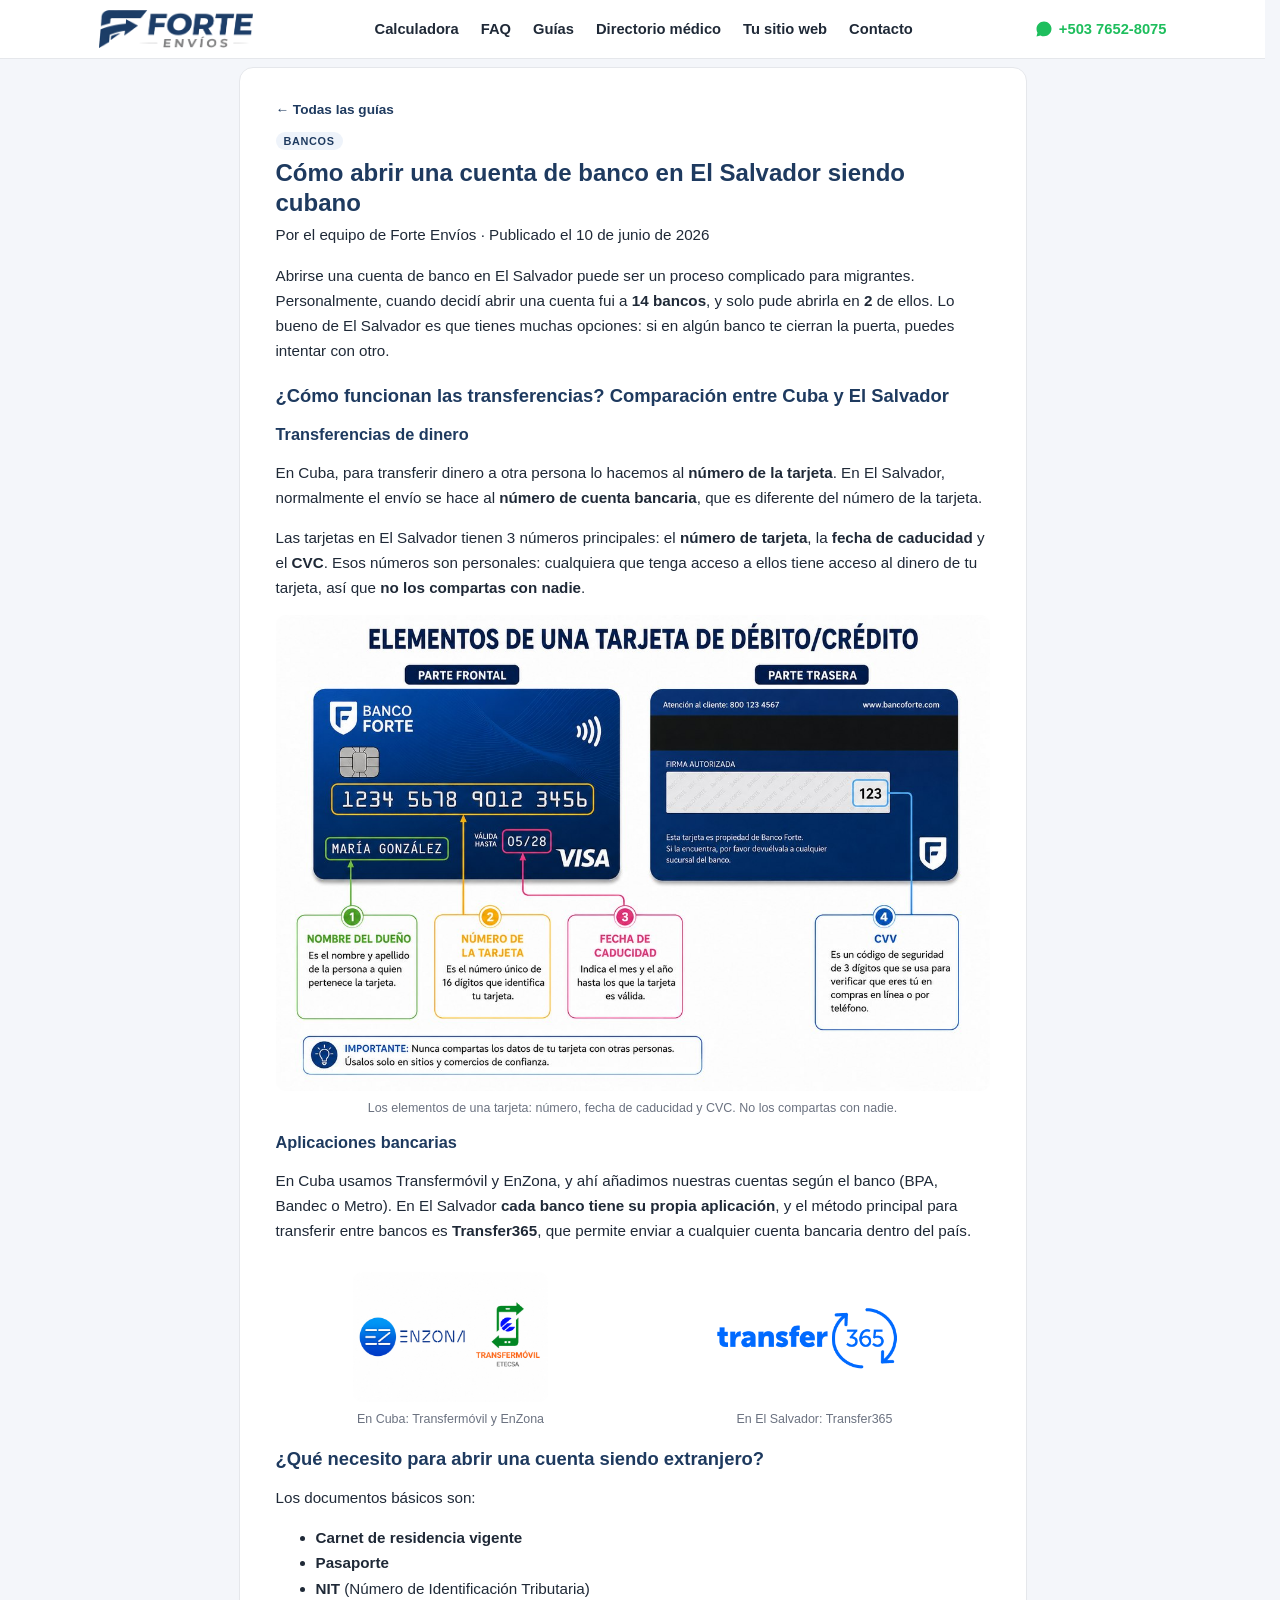
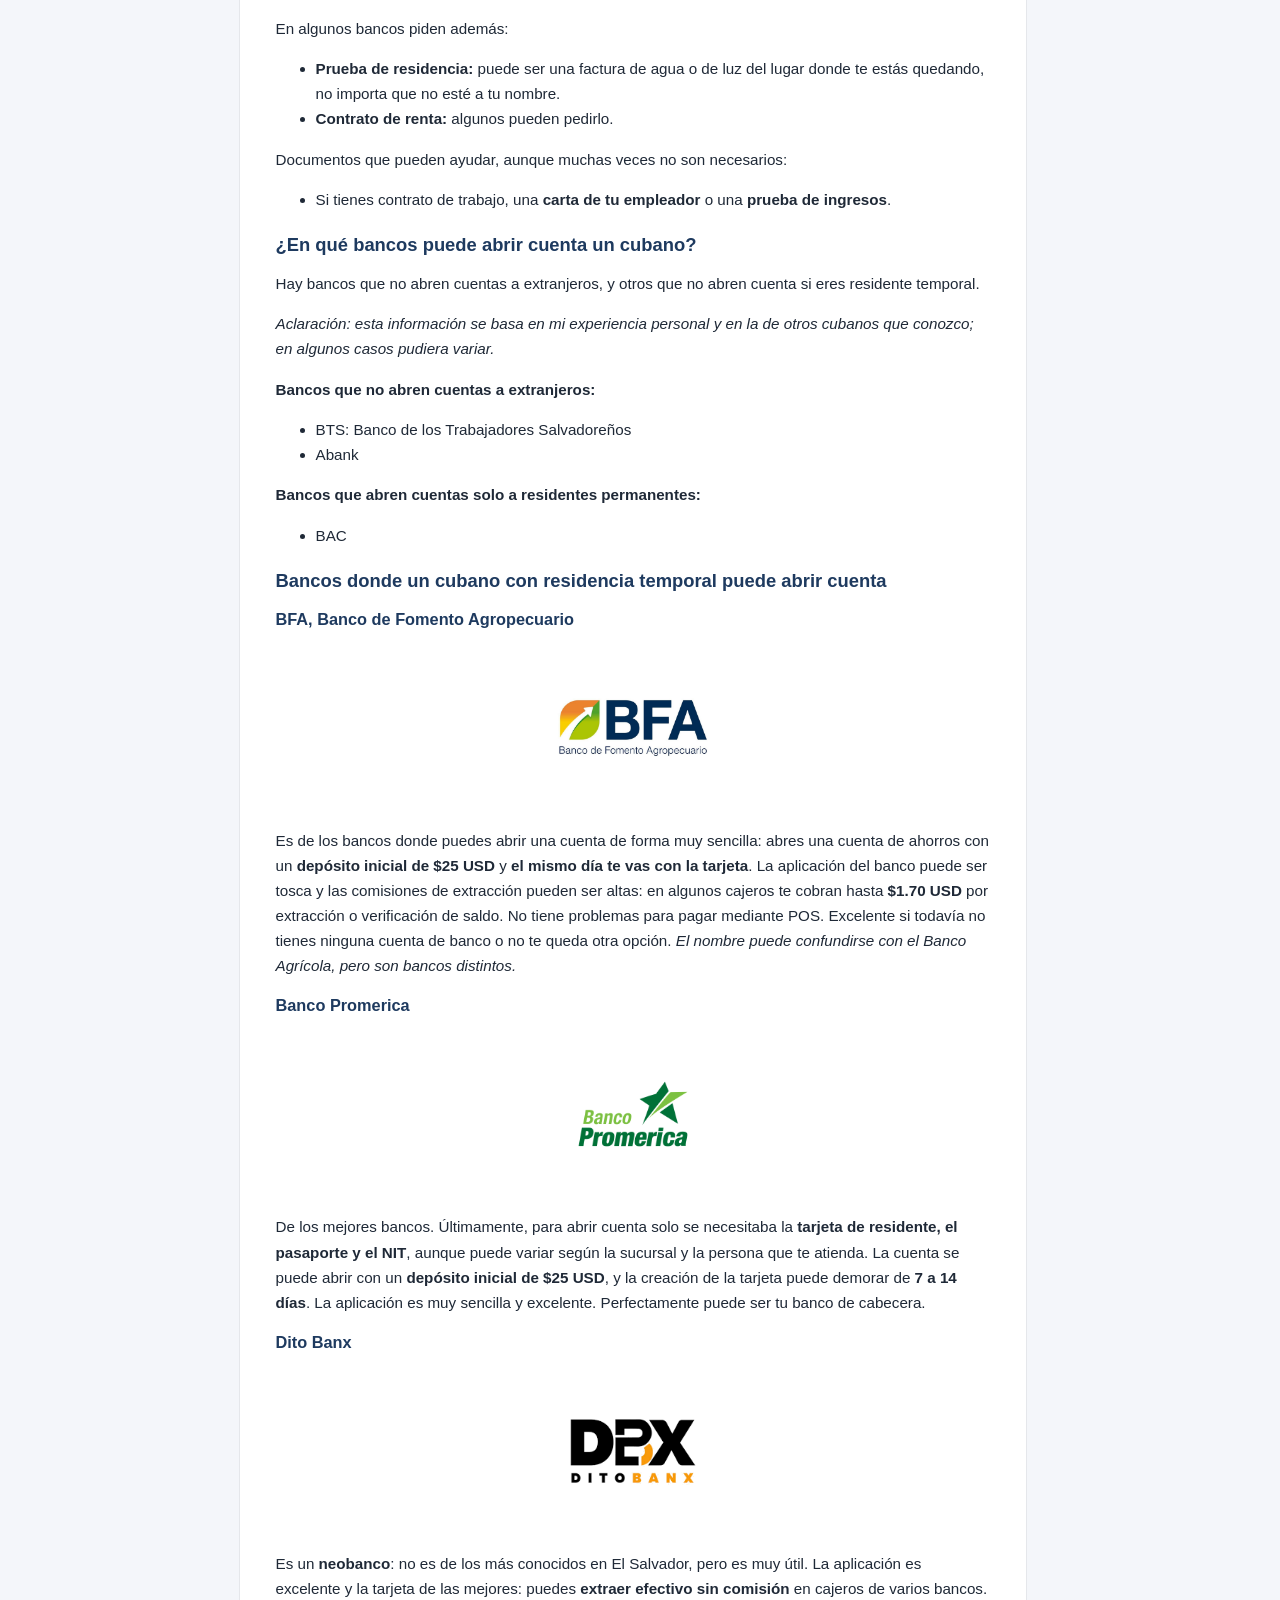
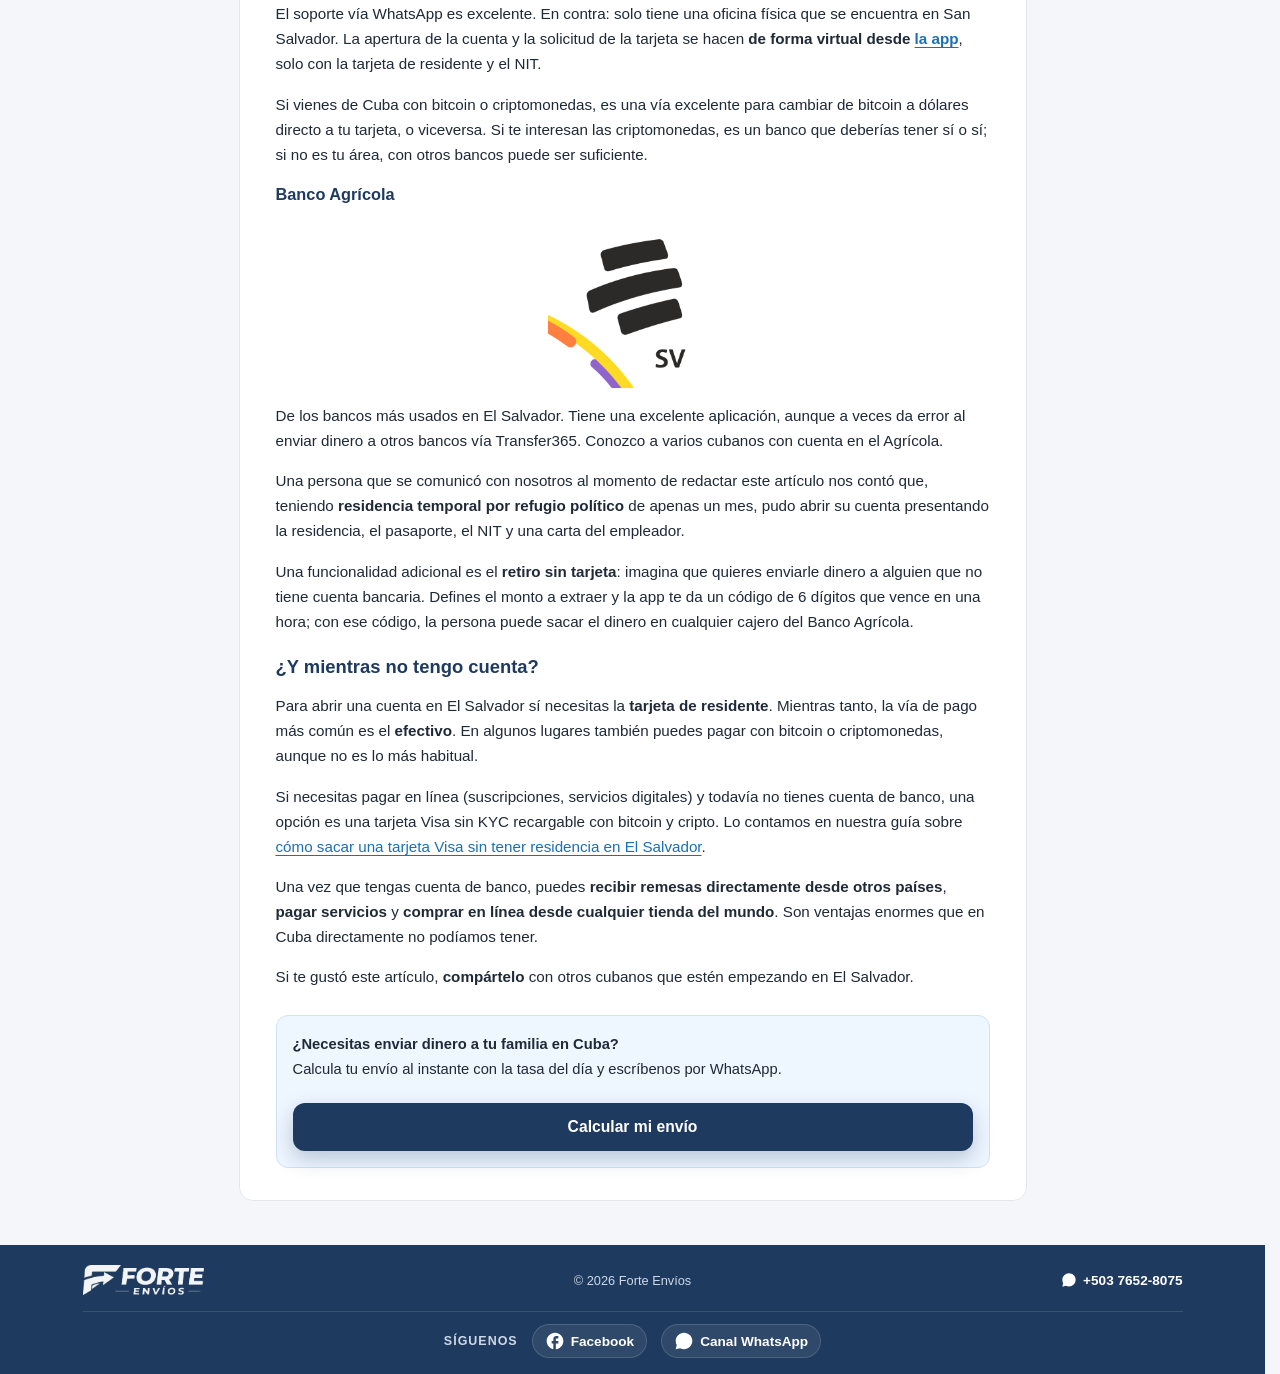
<file: guias/abrir-cuenta-banco-el-salvador/index.html>
<!DOCTYPE html>
<html lang="es">
<head>
  <meta charset="UTF-8" />
  <meta name="viewport" content="width=device-width, initial-scale=1.0" />
  <title>Cómo abrir una cuenta de banco en El Salvador siendo cubano · Forte Envíos</title>
  <meta name="description" content="Qué documentos necesitas y en qué bancos de El Salvador puede abrir cuenta un cubano con residencia: BFA, Promerica, Dito Banx y Banco Agrícola, según experiencia real." />
  <link rel="canonical" href="https://forteenvios.com/guias/abrir-cuenta-banco-el-salvador/" />
  <meta property="og:type" content="article" />
  <meta property="og:site_name" content="Forte Envíos" />
  <meta property="og:locale" content="es_SV" />
  <meta property="og:title" content="Cómo abrir una cuenta de banco en El Salvador siendo cubano · Forte Envíos" />
  <meta property="og:description" content="Qué documentos necesitas y en qué bancos de El Salvador puede abrir cuenta un cubano con residencia: BFA, Promerica, Dito Banx y Banco Agrícola, según experiencia real." />
  <meta property="og:url" content="https://forteenvios.com/guias/abrir-cuenta-banco-el-salvador/" />
  <meta property="og:image" content="https://forteenvios.com/og-image.jpg" />
  <meta property="og:image:width" content="1200" />
  <meta property="og:image:height" content="630" />
  <meta property="og:image:alt" content="Forte Envíos: envía dinero a Cuba desde El Salvador" />
  <meta name="twitter:card" content="summary_large_image" />
  <meta name="theme-color" content="#1e3a5f" />
  <link rel="icon" type="image/png" href="../../logo.png" />
  <link rel="manifest" href="../../manifest.webmanifest" />
  <link rel="apple-touch-icon" href="../../icons/apple-touch-icon.png" />
  <meta name="mobile-web-app-capable" content="yes" />
  <meta name="apple-mobile-web-app-capable" content="yes" />
  <meta name="apple-mobile-web-app-title" content="Forte Envíos" />
  <meta name="apple-mobile-web-app-status-bar-style" content="default" />
  <link rel="stylesheet" href="../../styles.css" />
  <script type="application/ld+json">
{
    "@context": "https://schema.org",
    "@graph": [
      {
        "@type": "Article",
        "headline": "Cómo abrir una cuenta de banco en El Salvador siendo cubano",
        "description": "Qué documentos necesitas y en qué bancos de El Salvador puede abrir cuenta un cubano con residencia: BFA, Promerica, Dito Banx y Banco Agrícola, según experiencia real.",
        "image": "https://forteenvios.com/og-image.jpg",
        "datePublished": "2026-06-10",
        "dateModified": "2026-06-10",
        "inLanguage": "es",
        "author": {
          "@type": "Organization",
          "name": "Forte Envíos",
          "url": "https://forteenvios.com/",
          "logo": "https://forteenvios.com/icons/icon-512.png"
        },
        "publisher": {
          "@type": "Organization",
          "name": "Forte Envíos",
          "url": "https://forteenvios.com/",
          "logo": "https://forteenvios.com/icons/icon-512.png"
        },
        "mainEntityOfPage": "https://forteenvios.com/guias/abrir-cuenta-banco-el-salvador/"
      },
      {
        "@type": "BreadcrumbList",
        "itemListElement": [
          {
            "@type": "ListItem",
            "position": 1,
            "name": "Inicio",
            "item": "https://forteenvios.com/"
          },
          {
            "@type": "ListItem",
            "position": 2,
            "name": "Guías",
            "item": "https://forteenvios.com/guias/"
          },
          {
            "@type": "ListItem",
            "position": 3,
            "name": "Cómo abrir una cuenta de banco en El Salvador siendo cubano",
            "item": "https://forteenvios.com/guias/abrir-cuenta-banco-el-salvador/"
          }
        ]
      }
    ]
  }
  </script>
</head>
<body>
  <header class="site-header">
    <div class="container header-inner">
      <a href="../../index.html"><img src="../../logo.png" alt="Forte Envíos" class="logo" /></a>
      <nav class="site-nav" id="siteNav" aria-label="Navegación principal">
        <a href="../../index.html#calculadora" class="nav-link">Calculadora</a>
        <a href="../../index.html#faq" class="nav-link">FAQ</a>
        <a href="../index.html" class="nav-link">Guías</a>
        <a href="../../directorio-medicos/index.html" class="nav-link">Directorio médico</a>
        <a href="../../web/index.html" class="nav-link">Tu sitio web</a>
        <a href="../../contacto.html" class="nav-link">Contacto</a>
      </nav>
      <div class="header-actions">
        <a href="https://wa.me/50376528075" target="_blank" rel="noopener" class="wa-link">
          <svg viewBox="0 0 24 24" width="18" height="18" fill="currentColor" aria-hidden="true"><path d="M17.5 14.4c-.3-.1-1.7-.8-1.9-.9-.3-.1-.5-.1-.7.1s-.8.9-.9 1.1c-.2.2-.3.2-.6.1s-1.2-.4-2.2-1.4c-.8-.7-1.4-1.6-1.5-1.9-.2-.3 0-.4.1-.6.1-.1.3-.3.4-.5.1-.2.2-.3.3-.5.1-.2 0-.4 0-.5s-.7-1.7-1-2.3c-.3-.6-.5-.5-.7-.5h-.6c-.2 0-.5.1-.8.4-.3.3-1.1 1.1-1.1 2.6 0 1.5 1.1 3 1.3 3.2.2.2 2.2 3.3 5.3 4.7.7.3 1.3.5 1.7.6.7.2 1.4.2 1.9.1.6-.1 1.7-.7 2-1.4.3-.7.3-1.3.2-1.4-.1-.1-.3-.2-.6-.3zM12 2C6.5 2 2 6.5 2 12c0 1.8.5 3.5 1.3 4.9L2 22l5.3-1.4c1.4.8 3 1.2 4.7 1.2 5.5 0 10-4.5 10-10S17.5 2 12 2z"/></svg>
          <span class="wa-number">+503 7652-8075</span>
        </a>
        <button type="button" class="nav-burger" id="navBurger" aria-label="Abrir menú" aria-expanded="false" aria-controls="siteNav">
          <svg viewBox="0 0 24 24" width="22" height="22" fill="currentColor" aria-hidden="true"><path d="M3 18h18v-2H3v2zm0-5h18v-2H3v2zm0-7v2h18V6H3z"/></svg>
        </button>
      </div>
    </div>
  </header>

  <main>
    <section class="guias-wrap">
      <div class="container">
        <article class="article">
          <a href="../index.html" class="article-back">← Todas las guías</a>
          <div><span class="guia-tag">Bancos</span></div>
          <h1>Cómo abrir una cuenta de banco en El Salvador siendo cubano</h1>
          <p class="article-meta">Por el equipo de Forte Envíos · Publicado el 10 de junio de 2026</p>

          <p>Abrirse una cuenta de banco en El Salvador puede ser un proceso complicado para migrantes. Personalmente, cuando decidí abrir una cuenta fui a <strong>14 bancos</strong>, y solo pude abrirla en <strong>2</strong> de ellos. Lo bueno de El Salvador es que tienes muchas opciones: si en algún banco te cierran la puerta, puedes intentar con otro.</p>

          <h2>¿Cómo funcionan las transferencias? Comparación entre Cuba y El Salvador</h2>

          <h3>Transferencias de dinero</h3>
          <p>En Cuba, para transferir dinero a otra persona lo hacemos al <strong>número de la tarjeta</strong>. En El Salvador, normalmente el envío se hace al <strong>número de cuenta bancaria</strong>, que es diferente del número de la tarjeta.</p>

          <p>Las tarjetas en El Salvador tienen 3 números principales: el <strong>número de tarjeta</strong>, la <strong>fecha de caducidad</strong> y el <strong>CVC</strong>. Esos números son personales: cualquiera que tenga acceso a ellos tiene acceso al dinero de tu tarjeta, así que <strong>no los compartas con nadie</strong>.</p>

          <figure>
            <img src="img/tarjeta.jpg" alt="Elementos de una tarjeta de débito o crédito: número de tarjeta, fecha de caducidad y CVC" loading="lazy" />
            <figcaption>Los elementos de una tarjeta: número, fecha de caducidad y CVC. No los compartas con nadie.</figcaption>
          </figure>

          <h3>Aplicaciones bancarias</h3>
          <p>En Cuba usamos Transfermóvil y EnZona, y ahí añadimos nuestras cuentas según el banco (BPA, Bandec o Metro). En El Salvador <strong>cada banco tiene su propia aplicación</strong>, y el método principal para transferir entre bancos es <strong>Transfer365</strong>, que permite enviar a cualquier cuenta bancaria dentro del país.</p>

          <div class="img-row">
            <figure>
              <img src="img/enzona-transfermovil.jpg" alt="EnZona y Transfermóvil, las aplicaciones bancarias que se usan en Cuba" loading="lazy" />
              <figcaption>En Cuba: Transfermóvil y EnZona</figcaption>
            </figure>
            <figure>
              <img src="img/transfer365.png" alt="Transfer365, el sistema de transferencias entre bancos de El Salvador" loading="lazy" />
              <figcaption>En El Salvador: Transfer365</figcaption>
            </figure>
          </div>

          <h2>¿Qué necesito para abrir una cuenta siendo extranjero?</h2>

          <p>Los documentos básicos son:</p>
          <ul>
            <li><strong>Carnet de residencia vigente</strong></li>
            <li><strong>Pasaporte</strong></li>
            <li><strong>NIT</strong> (Número de Identificación Tributaria)</li>
          </ul>

          <p>En algunos bancos piden además:</p>
          <ul>
            <li><strong>Prueba de residencia:</strong> puede ser una factura de agua o de luz del lugar donde te estás quedando, no importa que no esté a tu nombre.</li>
            <li><strong>Contrato de renta:</strong> algunos pueden pedirlo.</li>
          </ul>

          <p>Documentos que pueden ayudar, aunque muchas veces no son necesarios:</p>
          <ul>
            <li>Si tienes contrato de trabajo, una <strong>carta de tu empleador</strong> o una <strong>prueba de ingresos</strong>.</li>
          </ul>

          <h2>¿En qué bancos puede abrir cuenta un cubano?</h2>

          <p>Hay bancos que no abren cuentas a extranjeros, y otros que no abren cuenta si eres residente temporal.</p>

          <p><em>Aclaración: esta información se basa en mi experiencia personal y en la de otros cubanos que conozco; en algunos casos pudiera variar.</em></p>

          <p><strong>Bancos que no abren cuentas a extranjeros:</strong></p>
          <ul>
            <li>BTS: Banco de los Trabajadores Salvadoreños</li>
            <li>Abank</li>
          </ul>

          <p><strong>Bancos que abren cuentas solo a residentes permanentes:</strong></p>
          <ul>
            <li>BAC</li>
          </ul>

          <h2>Bancos donde un cubano con residencia temporal puede abrir cuenta</h2>

          <h3>BFA, Banco de Fomento Agropecuario</h3>
          <img class="bank-logo" src="img/bancodefomentoagropecuario.jpg" alt="Logo del Banco de Fomento Agropecuario" loading="lazy" />
          <p>Es de los bancos donde puedes abrir una cuenta de forma muy sencilla: abres una cuenta de ahorros con un <strong>depósito inicial de $25 USD</strong> y <strong>el mismo día te vas con la tarjeta</strong>. La aplicación del banco puede ser tosca y las comisiones de extracción pueden ser altas: en algunos cajeros te cobran hasta <strong>$1.70 USD</strong> por extracción o verificación de saldo. No tiene problemas para pagar mediante POS. Excelente si todavía no tienes ninguna cuenta de banco o no te queda otra opción. <em>El nombre puede confundirse con el Banco Agrícola, pero son bancos distintos.</em></p>

          <h3>Banco Promerica</h3>
          <img class="bank-logo" src="img/promerica.png" alt="Logo de Banco Promerica" loading="lazy" />
          <p>De los mejores bancos. Últimamente, para abrir cuenta solo se necesitaba la <strong>tarjeta de residente, el pasaporte y el NIT</strong>, aunque puede variar según la sucursal y la persona que te atienda. La cuenta se puede abrir con un <strong>depósito inicial de $25 USD</strong>, y la creación de la tarjeta puede demorar de <strong>7 a 14 días</strong>. La aplicación es muy sencilla y excelente. Perfectamente puede ser tu banco de cabecera.</p>

          <h3>Dito Banx</h3>
          <img class="bank-logo" src="img/ditobank.png" alt="Logo de Dito Banx" loading="lazy" />
          <p>Es un <strong>neobanco</strong>: no es de los más conocidos en El Salvador, pero es muy útil. La aplicación es excelente y la tarjeta de las mejores: puedes <strong>extraer efectivo sin comisión</strong> en cajeros de varios bancos. El soporte vía WhatsApp es excelente. En contra: solo tiene una oficina física que se encuentra en San Salvador. La apertura de la cuenta y la solicitud de la tarjeta se hacen <strong>de forma virtual desde <a href="https://play.google.com/store/apps/details?id=com.dito.ditowallet" target="_blank" rel="noopener">la app</a></strong>, solo con la tarjeta de residente y el NIT.</p>
          <p>Si vienes de Cuba con bitcoin o criptomonedas, es una vía excelente para cambiar de bitcoin a dólares directo a tu tarjeta, o viceversa. Si te interesan las criptomonedas, es un banco que deberías tener sí o sí; si no es tu área, con otros bancos puede ser suficiente.</p>

          <h3>Banco Agrícola</h3>
          <img class="bank-logo" src="img/bancoagricola.png" alt="Logo de Banco Agrícola" loading="lazy" />
          <p>De los bancos más usados en El Salvador. Tiene una excelente aplicación, aunque a veces da error al enviar dinero a otros bancos vía Transfer365. Conozco a varios cubanos con cuenta en el Agrícola.</p>
          <p>Una persona que se comunicó con nosotros al momento de redactar este artículo nos contó que, teniendo <strong>residencia temporal por refugio político</strong> de apenas un mes, pudo abrir su cuenta presentando la residencia, el pasaporte, el NIT y una carta del empleador.</p>
          <p>Una funcionalidad adicional es el <strong>retiro sin tarjeta</strong>: imagina que quieres enviarle dinero a alguien que no tiene cuenta bancaria. Defines el monto a extraer y la app te da un código de 6 dígitos que vence en una hora; con ese código, la persona puede sacar el dinero en cualquier cajero del Banco Agrícola.</p>

          <h2>¿Y mientras no tengo cuenta?</h2>
          <p>Para abrir una cuenta en El Salvador sí necesitas la <strong>tarjeta de residente</strong>. Mientras tanto, la vía de pago más común es el <strong>efectivo</strong>. En algunos lugares también puedes pagar con bitcoin o criptomonedas, aunque no es lo más habitual.</p>

          <p>Si necesitas pagar en línea (suscripciones, servicios digitales) y todavía no tienes cuenta de banco, una opción es una tarjeta Visa sin KYC recargable con bitcoin y cripto. Lo contamos en nuestra guía sobre <a href="../freedomia-tarjeta-sin-kyc/index.html">cómo sacar una tarjeta Visa sin tener residencia en El Salvador</a>.</p>

          <p>Una vez que tengas cuenta de banco, puedes <strong>recibir remesas directamente desde otros países</strong>, <strong>pagar servicios</strong> y <strong>comprar en línea desde cualquier tienda del mundo</strong>. Son ventajas enormes que en Cuba directamente no podíamos tener.</p>

          <p>Si te gustó este artículo, <strong>compártelo</strong> con otros cubanos que estén empezando en El Salvador.</p>

          <div class="article-cta">
            <p><strong>¿Necesitas enviar dinero a tu familia en Cuba?</strong><br />Calcula tu envío al instante con la tasa del día y escríbenos por WhatsApp.</p>
            <a href="../../index.html" class="btn btn-navy">Calcular mi envío</a>
          </div>
        </article>
      </div>
    </section>
  </main>

  <footer class="site-footer" id="contacto">
    <div class="container footer-inner">
      <img loading="lazy" src="../../logo.png" alt="Forte Envíos" class="logo-sm" />
      <span class="foot-copy">© <span id="year"></span> Forte Envíos</span>
      <a href="https://wa.me/50376528075" target="_blank" rel="noopener" class="foot-wa">
        <svg viewBox="0 0 24 24" width="16" height="16" fill="currentColor" aria-hidden="true"><path d="M17.5 14.4c-.3-.1-1.7-.8-1.9-.9-.3-.1-.5-.1-.7.1s-.8.9-.9 1.1c-.2.2-.3.2-.6.1s-1.2-.4-2.2-1.4c-.8-.7-1.4-1.6-1.5-1.9-.2-.3 0-.4.1-.6.1-.1.3-.3.4-.5.1-.2.2-.3.3-.5.1-.2 0-.4 0-.5s-.7-1.7-1-2.3c-.3-.6-.5-.5-.7-.5h-.6c-.2 0-.5.1-.8.4-.3.3-1.1 1.1-1.1 2.6 0 1.5 1.1 3 1.3 3.2.2.2 2.2 3.3 5.3 4.7.7.3 1.3.5 1.7.6.7.2 1.4.2 1.9.1.6-.1 1.7-.7 2-1.4.3-.7.3-1.3.2-1.4-.1-.1-.3-.2-.6-.3zM12 2C6.5 2 2 6.5 2 12c0 1.8.5 3.5 1.3 4.9L2 22l5.3-1.4c1.4.8 3 1.2 4.7 1.2 5.5 0 10-4.5 10-10S17.5 2 12 2z"/></svg>
        +503 7652-8075
      </a>
    </div>
    <div class="container foot-social">
      <span class="foot-social-label">Síguenos</span>
      <a href="https://www.facebook.com/profile.php?id=61582196583614" target="_blank" rel="noopener" class="foot-social-link" aria-label="Facebook">
        <svg viewBox="0 0 24 24" width="20" height="20" fill="currentColor" aria-hidden="true"><path d="M22 12c0-5.52-4.48-10-10-10S2 6.48 2 12c0 4.84 3.44 8.87 8 9.8V15H8v-3h2V9.5C10 7.57 11.57 6 13.5 6H16v3h-2c-.55 0-1 .45-1 1v2h3v3h-3v6.95c5.05-.5 9-4.76 9-9.95z"/></svg>
        <span>Facebook</span>
      </a>
      <a href="https://www.whatsapp.com/channel/0029Vb774k69MF8uhRZBeU0Q" target="_blank" rel="noopener" class="foot-social-link" aria-label="Canal de WhatsApp">
        <svg viewBox="0 0 24 24" width="20" height="20" fill="currentColor" aria-hidden="true"><path d="M17.5 14.4c-.3-.1-1.7-.8-1.9-.9-.3-.1-.5-.1-.7.1s-.8.9-.9 1.1c-.2.2-.3.2-.6.1s-1.2-.4-2.2-1.4c-.8-.7-1.4-1.6-1.5-1.9-.2-.3 0-.4.1-.6.1-.1.3-.3.4-.5.1-.2.2-.3.3-.5.1-.2 0-.4 0-.5s-.7-1.7-1-2.3c-.3-.6-.5-.5-.7-.5h-.6c-.2 0-.5.1-.8.4-.3.3-1.1 1.1-1.1 2.6 0 1.5 1.1 3 1.3 3.2.2.2 2.2 3.3 5.3 4.7.7.3 1.3.5 1.7.6.7.2 1.4.2 1.9.1.6-.1 1.7-.7 2-1.4.3-.7.3-1.3.2-1.4-.1-.1-.3-.2-.6-.3zM12 2C6.5 2 2 6.5 2 12c0 1.8.5 3.5 1.3 4.9L2 22l5.3-1.4c1.4.8 3 1.2 4.7 1.2 5.5 0 10-4.5 10-10S17.5 2 12 2z"/></svg>
        <span>Canal WhatsApp</span>
      </a>
    </div>
  </footer>

  <script src="../../nav.js"></script>
  <script src="../../pwa.js"></script>
  <script>document.getElementById('year').textContent = new Date().getFullYear();</script>
</body>
</html>
</file>
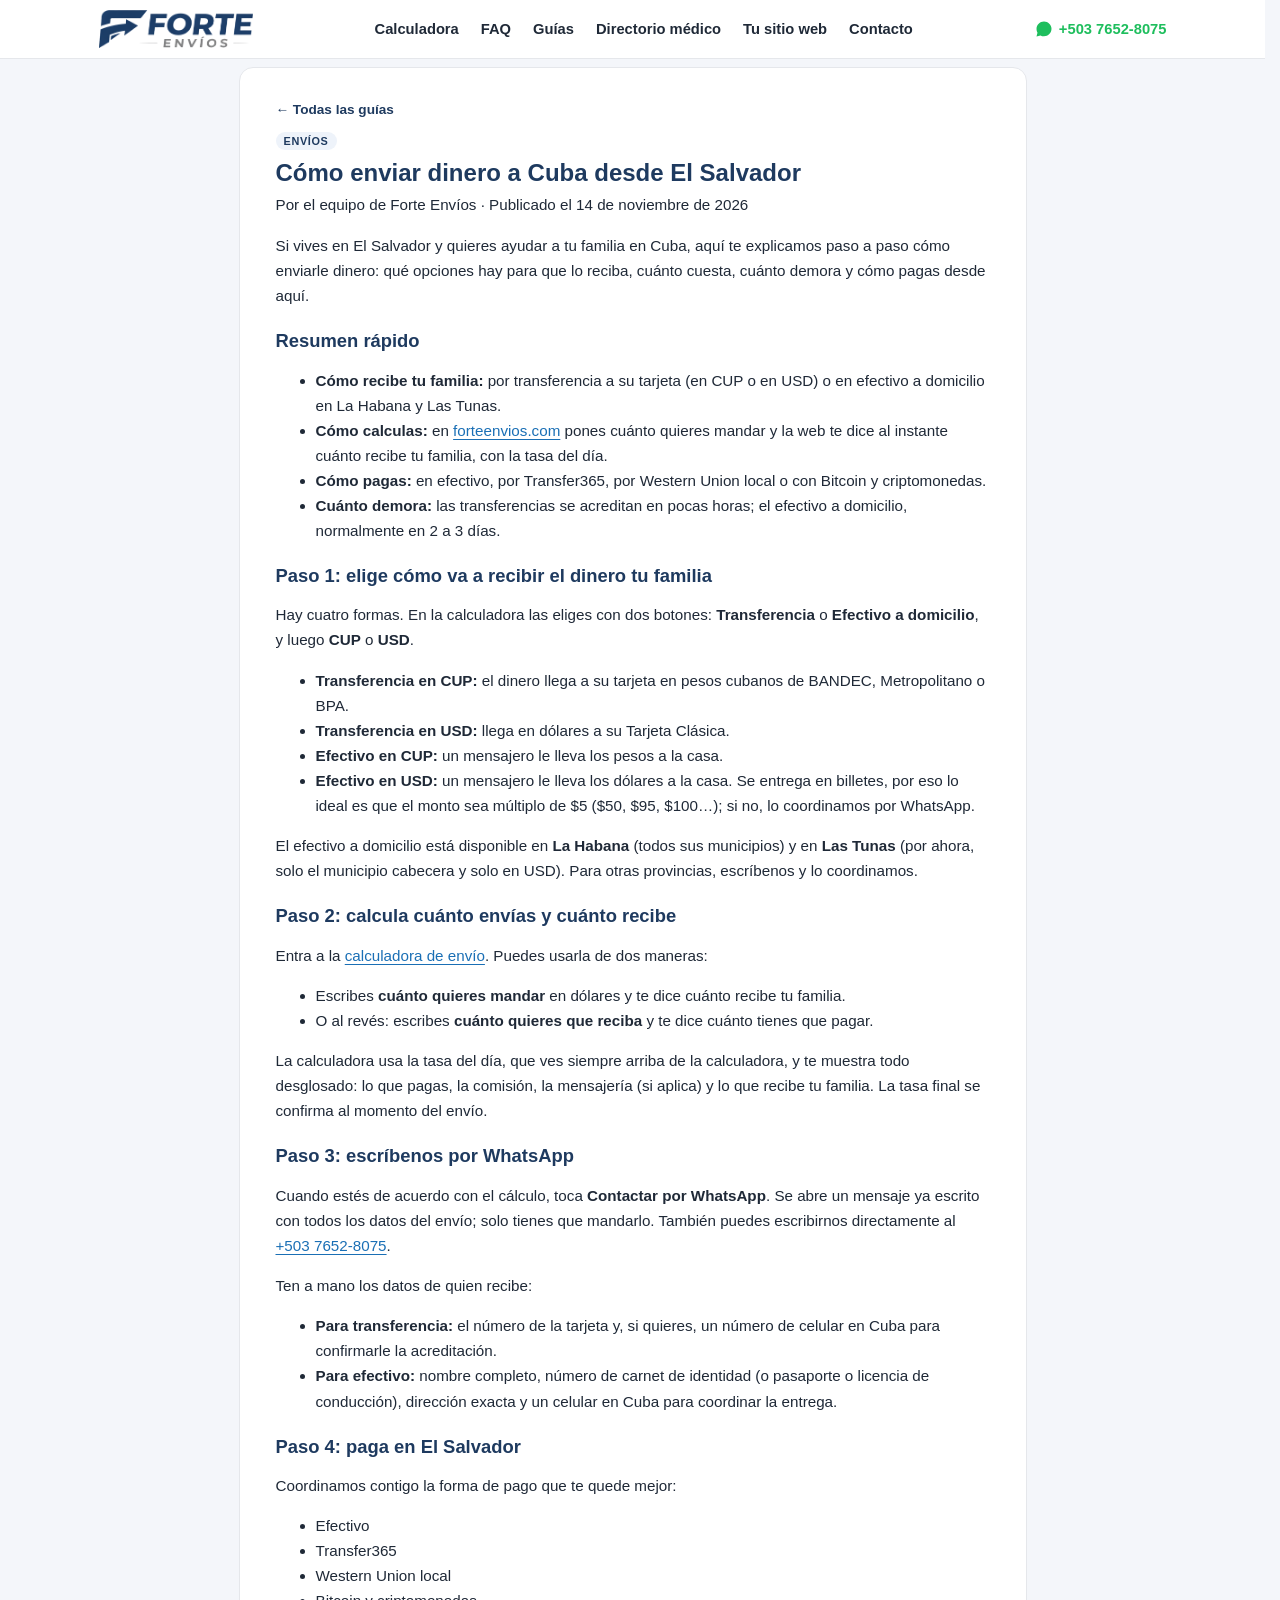
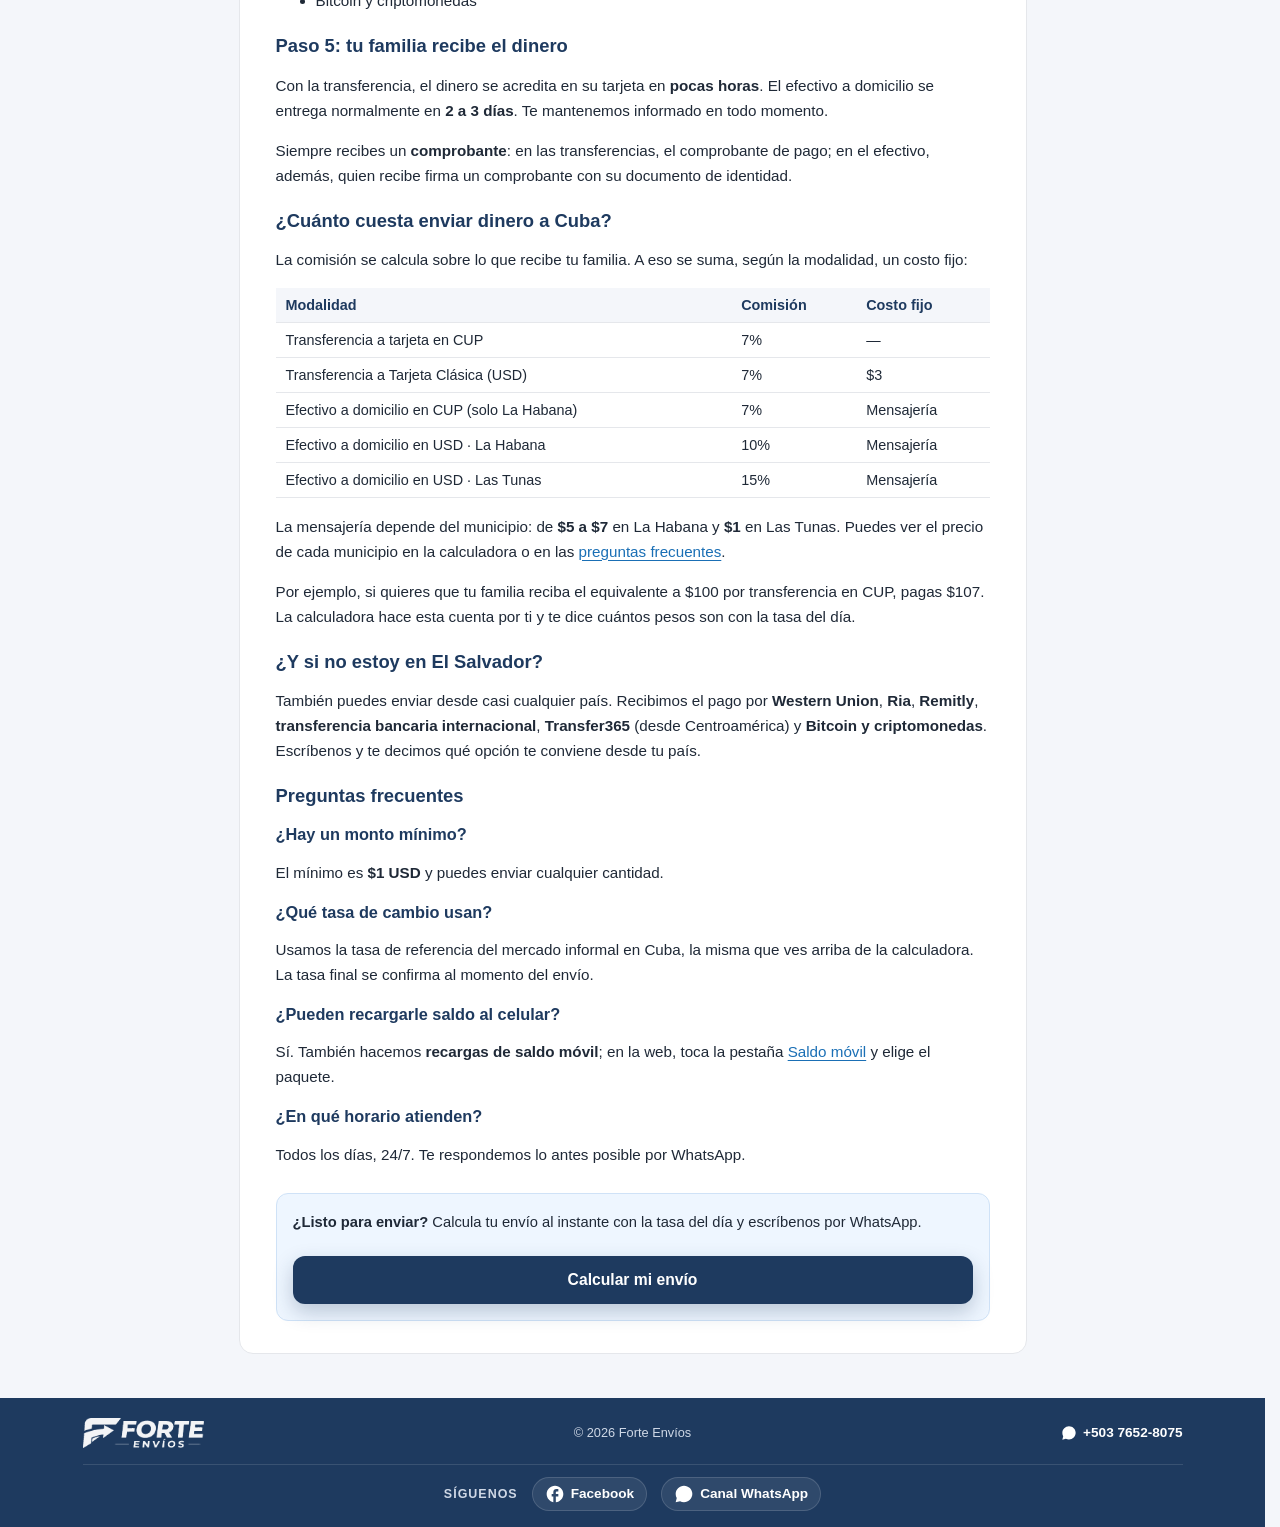
<file: guias/enviar-dinero-cuba-desde-el-salvador/index.html>
<!DOCTYPE html>
<html lang="es">
<head>
  <meta charset="UTF-8" />
  <meta name="viewport" content="width=device-width, initial-scale=1.0" />
  <title>Cómo enviar dinero a Cuba desde El Salvador (paso a paso) · Forte Envíos</title>
  <meta name="description" content="Paso a paso para enviar dinero a Cuba desde El Salvador: transferencia a tarjeta en CUP o USD, efectivo a domicilio en La Habana y Las Tunas, costos, tiempos y cómo pagar." />
  <link rel="canonical" href="https://forteenvios.com/guias/enviar-dinero-cuba-desde-el-salvador/" />
  <meta property="og:type" content="article" />
  <meta property="og:site_name" content="Forte Envíos" />
  <meta property="og:locale" content="es_SV" />
  <meta property="og:title" content="Cómo enviar dinero a Cuba desde El Salvador (paso a paso) · Forte Envíos" />
  <meta property="og:description" content="Paso a paso para enviar dinero a Cuba desde El Salvador: transferencia a tarjeta en CUP o USD, efectivo a domicilio en La Habana y Las Tunas, costos, tiempos y cómo pagar." />
  <meta property="og:url" content="https://forteenvios.com/guias/enviar-dinero-cuba-desde-el-salvador/" />
  <meta property="og:image" content="https://forteenvios.com/og-image.jpg" />
  <meta property="og:image:width" content="1200" />
  <meta property="og:image:height" content="630" />
  <meta property="og:image:alt" content="Forte Envíos: envía dinero a Cuba desde El Salvador" />
  <meta name="twitter:card" content="summary_large_image" />
  <meta name="theme-color" content="#1e3a5f" />
  <link rel="icon" type="image/png" href="../../logo.png" />
  <link rel="manifest" href="../../manifest.webmanifest" />
  <link rel="apple-touch-icon" href="../../icons/apple-touch-icon.png" />
  <meta name="mobile-web-app-capable" content="yes" />
  <meta name="apple-mobile-web-app-capable" content="yes" />
  <meta name="apple-mobile-web-app-title" content="Forte Envíos" />
  <meta name="apple-mobile-web-app-status-bar-style" content="default" />
  <link rel="stylesheet" href="../../styles.css" />
  <script type="application/ld+json">
{
    "@context": "https://schema.org",
    "@graph": [
      {
        "@type": "Article",
        "headline": "Cómo enviar dinero a Cuba desde El Salvador",
        "description": "Paso a paso para enviar dinero a Cuba desde El Salvador: transferencia a tarjeta en CUP o USD, efectivo a domicilio en La Habana y Las Tunas, costos, tiempos y cómo pagar.",
        "image": "https://forteenvios.com/og-image.jpg",
        "datePublished": "2026-11-14",
        "dateModified": "2026-11-14",
        "inLanguage": "es",
        "author": {
          "@type": "Organization",
          "name": "Forte Envíos",
          "url": "https://forteenvios.com/",
          "logo": "https://forteenvios.com/icons/icon-512.png"
        },
        "publisher": {
          "@type": "Organization",
          "name": "Forte Envíos",
          "url": "https://forteenvios.com/",
          "logo": "https://forteenvios.com/icons/icon-512.png"
        },
        "mainEntityOfPage": "https://forteenvios.com/guias/enviar-dinero-cuba-desde-el-salvador/"
      },
      {
        "@type": "BreadcrumbList",
        "itemListElement": [
          {
            "@type": "ListItem",
            "position": 1,
            "name": "Inicio",
            "item": "https://forteenvios.com/"
          },
          {
            "@type": "ListItem",
            "position": 2,
            "name": "Guías",
            "item": "https://forteenvios.com/guias/"
          },
          {
            "@type": "ListItem",
            "position": 3,
            "name": "Cómo enviar dinero a Cuba desde El Salvador",
            "item": "https://forteenvios.com/guias/enviar-dinero-cuba-desde-el-salvador/"
          }
        ]
      }
    ]
  }
  </script>
</head>
<body>
  <header class="site-header">
    <div class="container header-inner">
      <a href="../../index.html"><img src="../../logo.png" alt="Forte Envíos" class="logo" /></a>
      <nav class="site-nav" id="siteNav" aria-label="Navegación principal">
        <a href="../../index.html#calculadora" class="nav-link">Calculadora</a>
        <a href="../../index.html#faq" class="nav-link">FAQ</a>
        <a href="../index.html" class="nav-link">Guías</a>
        <a href="../../directorio-medicos/index.html" class="nav-link">Directorio médico</a>
        <a href="../../web/index.html" class="nav-link">Tu sitio web</a>
        <a href="../../contacto.html" class="nav-link">Contacto</a>
      </nav>
      <div class="header-actions">
        <a href="https://wa.me/50376528075" target="_blank" rel="noopener" class="wa-link">
          <svg viewBox="0 0 24 24" width="18" height="18" fill="currentColor" aria-hidden="true"><path d="M17.5 14.4c-.3-.1-1.7-.8-1.9-.9-.3-.1-.5-.1-.7.1s-.8.9-.9 1.1c-.2.2-.3.2-.6.1s-1.2-.4-2.2-1.4c-.8-.7-1.4-1.6-1.5-1.9-.2-.3 0-.4.1-.6.1-.1.3-.3.4-.5.1-.2.2-.3.3-.5.1-.2 0-.4 0-.5s-.7-1.7-1-2.3c-.3-.6-.5-.5-.7-.5h-.6c-.2 0-.5.1-.8.4-.3.3-1.1 1.1-1.1 2.6 0 1.5 1.1 3 1.3 3.2.2.2 2.2 3.3 5.3 4.7.7.3 1.3.5 1.7.6.7.2 1.4.2 1.9.1.6-.1 1.7-.7 2-1.4.3-.7.3-1.3.2-1.4-.1-.1-.3-.2-.6-.3zM12 2C6.5 2 2 6.5 2 12c0 1.8.5 3.5 1.3 4.9L2 22l5.3-1.4c1.4.8 3 1.2 4.7 1.2 5.5 0 10-4.5 10-10S17.5 2 12 2z"/></svg>
          <span class="wa-number">+503 7652-8075</span>
        </a>
        <button type="button" class="nav-burger" id="navBurger" aria-label="Abrir menú" aria-expanded="false" aria-controls="siteNav">
          <svg viewBox="0 0 24 24" width="22" height="22" fill="currentColor" aria-hidden="true"><path d="M3 18h18v-2H3v2zm0-5h18v-2H3v2zm0-7v2h18V6H3z"/></svg>
        </button>
      </div>
    </div>
  </header>

  <main>
    <section class="guias-wrap">
      <div class="container">
        <article class="article">
          <a href="../index.html" class="article-back">← Todas las guías</a>
          <div><span class="guia-tag">Envíos</span></div>
          <h1>Cómo enviar dinero a Cuba desde El Salvador</h1>
          <p class="article-meta">Por el equipo de Forte Envíos · Publicado el 14 de noviembre de 2026</p>

          <p>Si vives en El Salvador y quieres ayudar a tu familia en Cuba, aquí te explicamos paso a paso cómo enviarle dinero: qué opciones hay para que lo reciba, cuánto cuesta, cuánto demora y cómo pagas desde aquí.</p>

          <h2>Resumen rápido</h2>
          <ul>
            <li><strong>Cómo recibe tu familia:</strong> por transferencia a su tarjeta (en CUP o en USD) o en efectivo a domicilio en La Habana y Las Tunas.</li>
            <li><strong>Cómo calculas:</strong> en <a href="../../index.html#calculadora">forteenvios.com</a> pones cuánto quieres mandar y la web te dice al instante cuánto recibe tu familia, con la tasa del día.</li>
            <li><strong>Cómo pagas:</strong> en efectivo, por Transfer365, por Western Union local o con Bitcoin y criptomonedas.</li>
            <li><strong>Cuánto demora:</strong> las transferencias se acreditan en pocas horas; el efectivo a domicilio, normalmente en 2 a 3 días.</li>
          </ul>

          <h2>Paso 1: elige cómo va a recibir el dinero tu familia</h2>
          <p>Hay cuatro formas. En la calculadora las eliges con dos botones: <strong>Transferencia</strong> o <strong>Efectivo a domicilio</strong>, y luego <strong>CUP</strong> o <strong>USD</strong>.</p>
          <ul>
            <li><strong>Transferencia en CUP:</strong> el dinero llega a su tarjeta en pesos cubanos de BANDEC, Metropolitano o BPA.</li>
            <li><strong>Transferencia en USD:</strong> llega en dólares a su Tarjeta Clásica.</li>
            <li><strong>Efectivo en CUP:</strong> un mensajero le lleva los pesos a la casa.</li>
            <li><strong>Efectivo en USD:</strong> un mensajero le lleva los dólares a la casa. Se entrega en billetes, por eso lo ideal es que el monto sea múltiplo de $5 ($50, $95, $100…); si no, lo coordinamos por WhatsApp.</li>
          </ul>
          <p>El efectivo a domicilio está disponible en <strong>La Habana</strong> (todos sus municipios) y en <strong>Las Tunas</strong> (por ahora, solo el municipio cabecera y solo en USD). Para otras provincias, escríbenos y lo coordinamos.</p>

          <h2>Paso 2: calcula cuánto envías y cuánto recibe</h2>
          <p>Entra a la <a href="../../index.html#calculadora">calculadora de envío</a>. Puedes usarla de dos maneras:</p>
          <ul>
            <li>Escribes <strong>cuánto quieres mandar</strong> en dólares y te dice cuánto recibe tu familia.</li>
            <li>O al revés: escribes <strong>cuánto quieres que reciba</strong> y te dice cuánto tienes que pagar.</li>
          </ul>
          <p>La calculadora usa la tasa del día, que ves siempre arriba de la calculadora, y te muestra todo desglosado: lo que pagas, la comisión, la mensajería (si aplica) y lo que recibe tu familia. La tasa final se confirma al momento del envío.</p>

          <h2>Paso 3: escríbenos por WhatsApp</h2>
          <p>Cuando estés de acuerdo con el cálculo, toca <strong>Contactar por WhatsApp</strong>. Se abre un mensaje ya escrito con todos los datos del envío; solo tienes que mandarlo. También puedes escribirnos directamente al <a href="https://wa.me/50376528075" target="_blank" rel="noopener">+503 7652-8075</a>.</p>
          <p>Ten a mano los datos de quien recibe:</p>
          <ul>
            <li><strong>Para transferencia:</strong> el número de la tarjeta y, si quieres, un número de celular en Cuba para confirmarle la acreditación.</li>
            <li><strong>Para efectivo:</strong> nombre completo, número de carnet de identidad (o pasaporte o licencia de conducción), dirección exacta y un celular en Cuba para coordinar la entrega.</li>
          </ul>

          <h2>Paso 4: paga en El Salvador</h2>
          <p>Coordinamos contigo la forma de pago que te quede mejor:</p>
          <ul>
            <li>Efectivo</li>
            <li>Transfer365</li>
            <li>Western Union local</li>
            <li>Bitcoin y criptomonedas</li>
          </ul>

          <h2>Paso 5: tu familia recibe el dinero</h2>
          <p>Con la transferencia, el dinero se acredita en su tarjeta en <strong>pocas horas</strong>. El efectivo a domicilio se entrega normalmente en <strong>2 a 3 días</strong>. Te mantenemos informado en todo momento.</p>
          <p>Siempre recibes un <strong>comprobante</strong>: en las transferencias, el comprobante de pago; en el efectivo, además, quien recibe firma un comprobante con su documento de identidad.</p>

          <h2>¿Cuánto cuesta enviar dinero a Cuba?</h2>
          <p>La comisión se calcula sobre lo que recibe tu familia. A eso se suma, según la modalidad, un costo fijo:</p>
          <div class="table-wrap">
            <table>
              <thead>
                <tr><th>Modalidad</th><th>Comisión</th><th>Costo fijo</th></tr>
              </thead>
              <tbody>
                <tr><td>Transferencia a tarjeta en CUP</td><td>7%</td><td>—</td></tr>
                <tr><td>Transferencia a Tarjeta Clásica (USD)</td><td>7%</td><td>$3</td></tr>
                <tr><td>Efectivo a domicilio en CUP (solo La Habana)</td><td>7%</td><td>Mensajería</td></tr>
                <tr><td>Efectivo a domicilio en USD · La Habana</td><td>10%</td><td>Mensajería</td></tr>
                <tr><td>Efectivo a domicilio en USD · Las Tunas</td><td>15%</td><td>Mensajería</td></tr>
              </tbody>
            </table>
          </div>
          <p>La mensajería depende del municipio: de <strong>$5 a $7</strong> en La Habana y <strong>$1</strong> en Las Tunas. Puedes ver el precio de cada municipio en la calculadora o en las <a href="../../index.html#faq">preguntas frecuentes</a>.</p>
          <p>Por ejemplo, si quieres que tu familia reciba el equivalente a $100 por transferencia en CUP, pagas $107. La calculadora hace esta cuenta por ti y te dice cuántos pesos son con la tasa del día.</p>

          <h2>¿Y si no estoy en El Salvador?</h2>
          <p>También puedes enviar desde casi cualquier país. Recibimos el pago por <strong>Western Union</strong>, <strong>Ria</strong>, <strong>Remitly</strong>, <strong>transferencia bancaria internacional</strong>, <strong>Transfer365</strong> (desde Centroamérica) y <strong>Bitcoin y criptomonedas</strong>. Escríbenos y te decimos qué opción te conviene desde tu país.</p>

          <h2>Preguntas frecuentes</h2>
          <h3>¿Hay un monto mínimo?</h3>
          <p>El mínimo es <strong>$1 USD</strong> y puedes enviar cualquier cantidad.</p>
          <h3>¿Qué tasa de cambio usan?</h3>
          <p>Usamos la tasa de referencia del mercado informal en Cuba, la misma que ves arriba de la calculadora. La tasa final se confirma al momento del envío.</p>
          <h3>¿Pueden recargarle saldo al celular?</h3>
          <p>Sí. También hacemos <strong>recargas de saldo móvil</strong>; en la web, toca la pestaña <a href="../../index.html#calculadora">Saldo móvil</a> y elige el paquete.</p>
          <h3>¿En qué horario atienden?</h3>
          <p>Todos los días, 24/7. Te respondemos lo antes posible por WhatsApp.</p>

          <div class="article-cta">
            <p><strong>¿Listo para enviar?</strong> Calcula tu envío al instante con la tasa del día y escríbenos por WhatsApp.</p>
            <a href="../../index.html#calculadora" class="btn btn-navy">Calcular mi envío</a>
          </div>
        </article>
      </div>
    </section>
  </main>

  <footer class="site-footer" id="contacto">
    <div class="container footer-inner">
      <img loading="lazy" src="../../logo.png" alt="Forte Envíos" class="logo-sm" />
      <span class="foot-copy">© <span id="year"></span> Forte Envíos</span>
      <a href="https://wa.me/50376528075" target="_blank" rel="noopener" class="foot-wa">
        <svg viewBox="0 0 24 24" width="16" height="16" fill="currentColor" aria-hidden="true"><path d="M17.5 14.4c-.3-.1-1.7-.8-1.9-.9-.3-.1-.5-.1-.7.1s-.8.9-.9 1.1c-.2.2-.3.2-.6.1s-1.2-.4-2.2-1.4c-.8-.7-1.4-1.6-1.5-1.9-.2-.3 0-.4.1-.6.1-.1.3-.3.4-.5.1-.2.2-.3.3-.5.1-.2 0-.4 0-.5s-.7-1.7-1-2.3c-.3-.6-.5-.5-.7-.5h-.6c-.2 0-.5.1-.8.4-.3.3-1.1 1.1-1.1 2.6 0 1.5 1.1 3 1.3 3.2.2.2 2.2 3.3 5.3 4.7.7.3 1.3.5 1.7.6.7.2 1.4.2 1.9.1.6-.1 1.7-.7 2-1.4.3-.7.3-1.3.2-1.4-.1-.1-.3-.2-.6-.3zM12 2C6.5 2 2 6.5 2 12c0 1.8.5 3.5 1.3 4.9L2 22l5.3-1.4c1.4.8 3 1.2 4.7 1.2 5.5 0 10-4.5 10-10S17.5 2 12 2z"/></svg>
        +503 7652-8075
      </a>
    </div>
    <div class="container foot-social">
      <span class="foot-social-label">Síguenos</span>
      <a href="https://www.facebook.com/profile.php?id=61582196583614" target="_blank" rel="noopener" class="foot-social-link" aria-label="Facebook">
        <svg viewBox="0 0 24 24" width="20" height="20" fill="currentColor" aria-hidden="true"><path d="M22 12c0-5.52-4.48-10-10-10S2 6.48 2 12c0 4.84 3.44 8.87 8 9.8V15H8v-3h2V9.5C10 7.57 11.57 6 13.5 6H16v3h-2c-.55 0-1 .45-1 1v2h3v3h-3v6.95c5.05-.5 9-4.76 9-9.95z"/></svg>
        <span>Facebook</span>
      </a>
      <a href="https://www.whatsapp.com/channel/0029Vb774k69MF8uhRZBeU0Q" target="_blank" rel="noopener" class="foot-social-link" aria-label="Canal de WhatsApp">
        <svg viewBox="0 0 24 24" width="20" height="20" fill="currentColor" aria-hidden="true"><path d="M17.5 14.4c-.3-.1-1.7-.8-1.9-.9-.3-.1-.5-.1-.7.1s-.8.9-.9 1.1c-.2.2-.3.2-.6.1s-1.2-.4-2.2-1.4c-.8-.7-1.4-1.6-1.5-1.9-.2-.3 0-.4.1-.6.1-.1.3-.3.4-.5.1-.2.2-.3.3-.5.1-.2 0-.4 0-.5s-.7-1.7-1-2.3c-.3-.6-.5-.5-.7-.5h-.6c-.2 0-.5.1-.8.4-.3.3-1.1 1.1-1.1 2.6 0 1.5 1.1 3 1.3 3.2.2.2 2.2 3.3 5.3 4.7.7.3 1.3.5 1.7.6.7.2 1.4.2 1.9.1.6-.1 1.7-.7 2-1.4.3-.7.3-1.3.2-1.4-.1-.1-.3-.2-.6-.3zM12 2C6.5 2 2 6.5 2 12c0 1.8.5 3.5 1.3 4.9L2 22l5.3-1.4c1.4.8 3 1.2 4.7 1.2 5.5 0 10-4.5 10-10S17.5 2 12 2z"/></svg>
        <span>Canal WhatsApp</span>
      </a>
    </div>
  </footer>

  <script src="../../nav.js"></script>
  <script src="../../pwa.js"></script>
  <script>document.getElementById('year').textContent = new Date().getFullYear();</script>
</body>
</html>
</file>
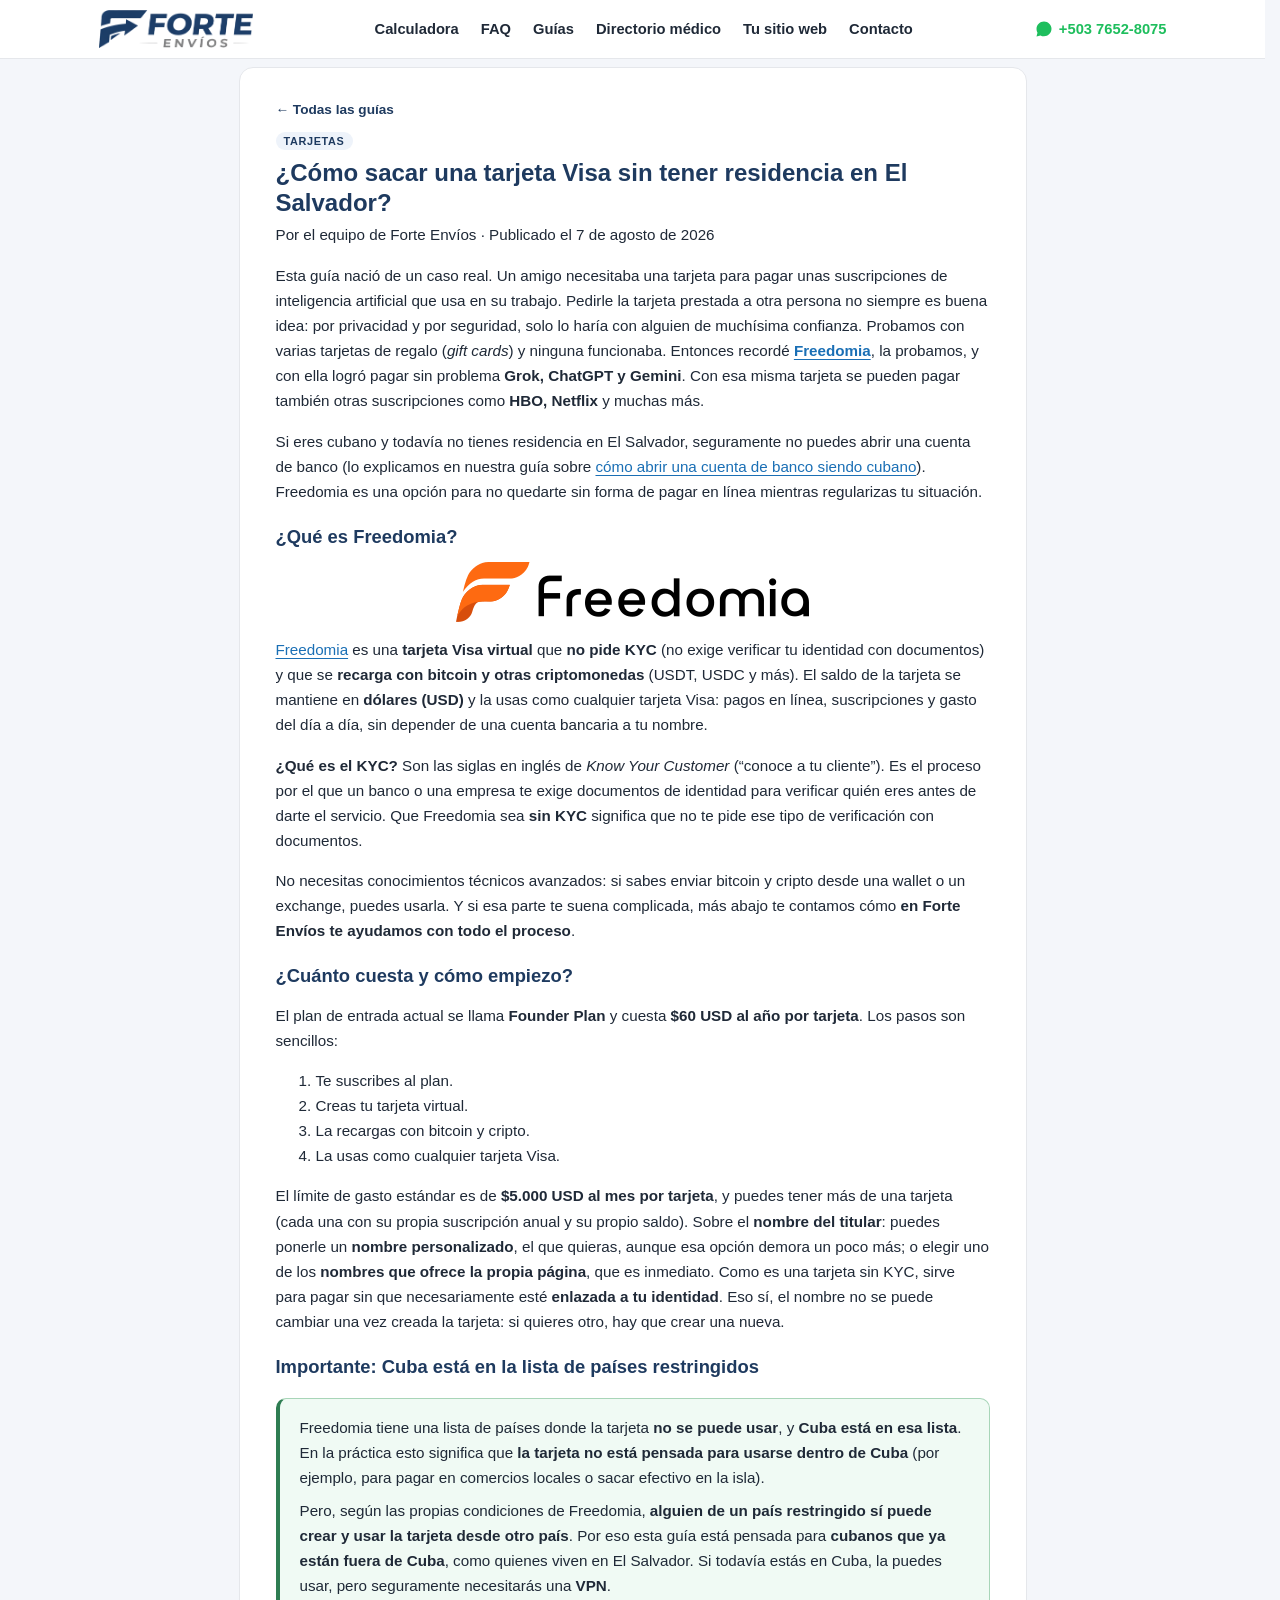
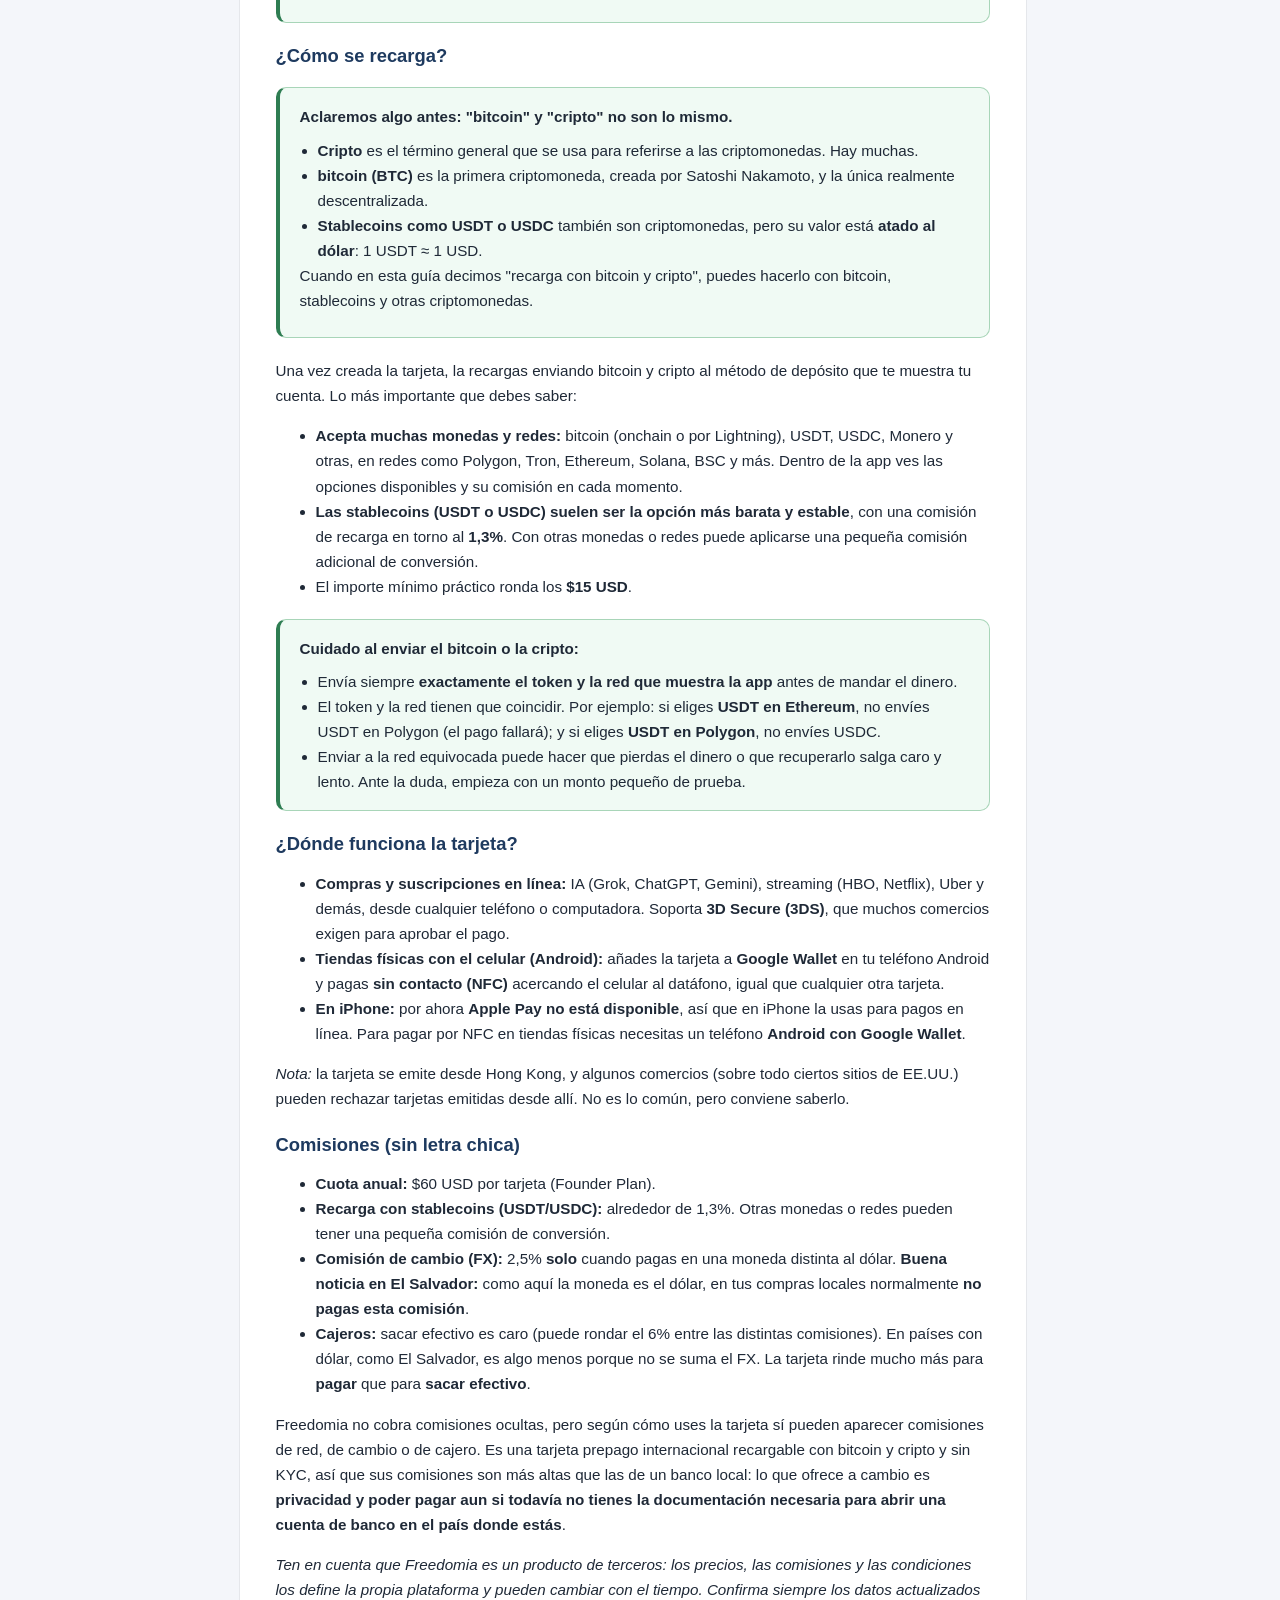
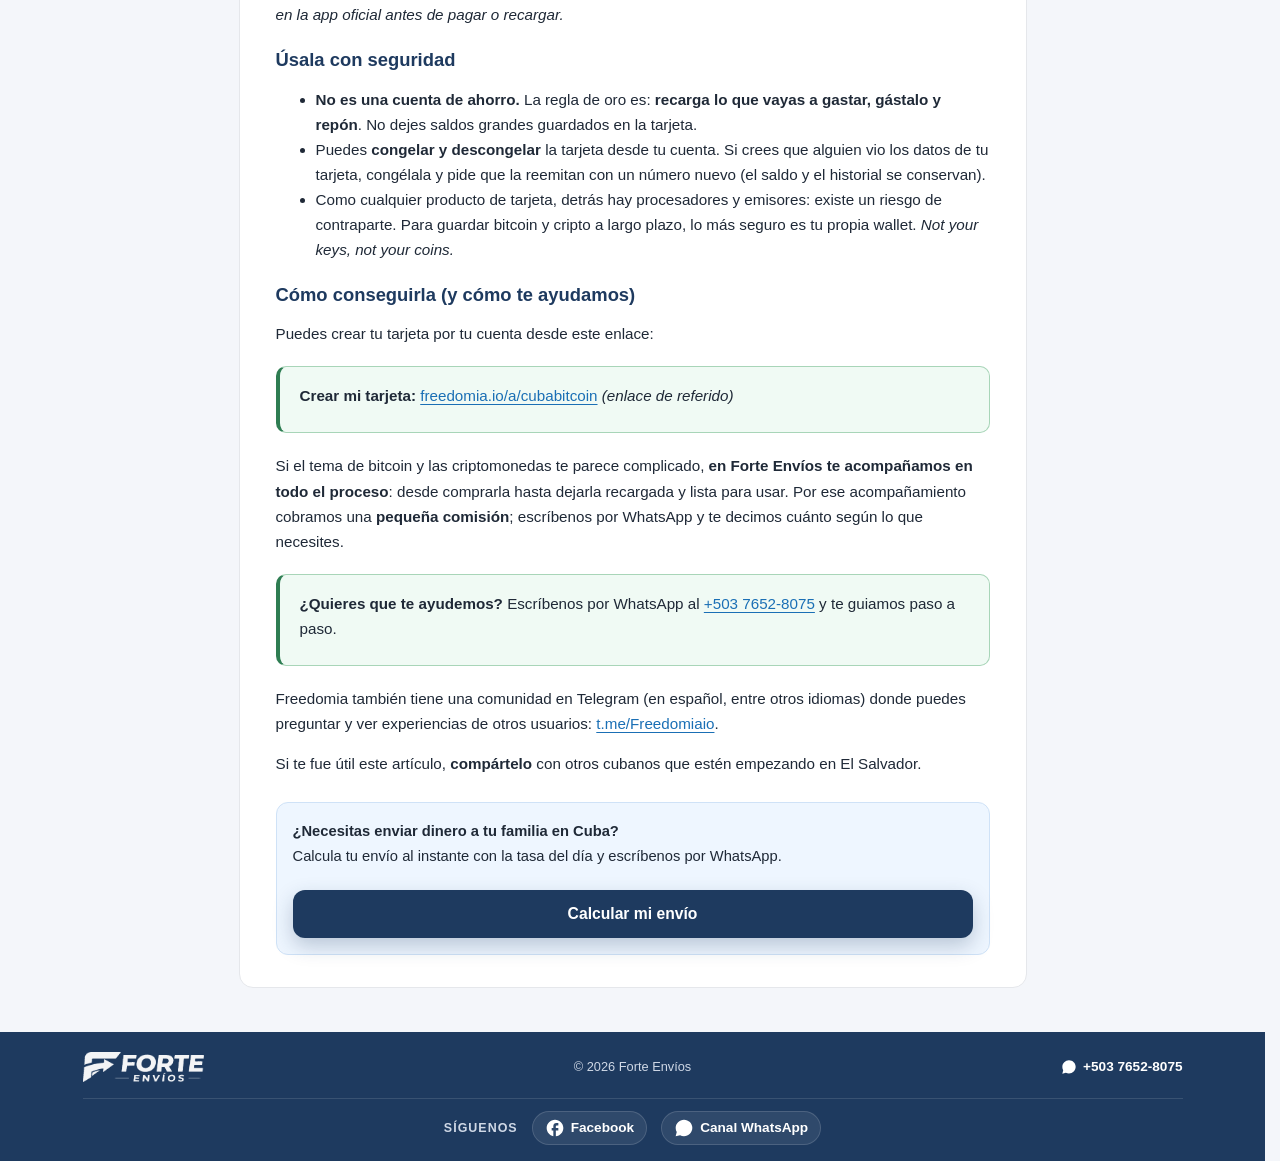
<file: guias/freedomia-tarjeta-sin-kyc/index.html>
<!DOCTYPE html>
<html lang="es">
<head>
  <meta charset="UTF-8" />
  <meta name="viewport" content="width=device-width, initial-scale=1.0" />
  <title>¿Cómo sacar una tarjeta Visa sin tener residencia en El Salvador? · Forte Envíos</title>
  <meta name="description" content="Freedomia es una tarjeta Visa virtual sin KYC que se recarga con bitcoin y otras criptomonedas. Guía para cubanos sin residencia en El Salvador: cómo funciona, cuánto cuesta, cómo recargarla y en qué gastarla." />
  <link rel="canonical" href="https://forteenvios.com/guias/freedomia-tarjeta-sin-kyc/" />
  <meta property="og:type" content="article" />
  <meta property="og:site_name" content="Forte Envíos" />
  <meta property="og:locale" content="es_SV" />
  <meta property="og:title" content="¿Cómo sacar una tarjeta Visa sin tener residencia en El Salvador? · Forte Envíos" />
  <meta property="og:description" content="Freedomia es una tarjeta Visa virtual sin KYC que se recarga con bitcoin y otras criptomonedas. Guía para cubanos sin residencia en El Salvador: cómo funciona, cuánto cuesta, cómo recargarla y en qué gastarla." />
  <meta property="og:url" content="https://forteenvios.com/guias/freedomia-tarjeta-sin-kyc/" />
  <meta property="og:image" content="https://forteenvios.com/og-image.jpg" />
  <meta property="og:image:width" content="1200" />
  <meta property="og:image:height" content="630" />
  <meta property="og:image:alt" content="Forte Envíos: envía dinero a Cuba desde El Salvador" />
  <meta name="twitter:card" content="summary_large_image" />
  <meta name="theme-color" content="#1e3a5f" />
  <link rel="icon" type="image/png" href="../../logo.png" />
  <link rel="manifest" href="../../manifest.webmanifest" />
  <link rel="apple-touch-icon" href="../../icons/apple-touch-icon.png" />
  <meta name="mobile-web-app-capable" content="yes" />
  <meta name="apple-mobile-web-app-capable" content="yes" />
  <meta name="apple-mobile-web-app-title" content="Forte Envíos" />
  <meta name="apple-mobile-web-app-status-bar-style" content="default" />
  <link rel="stylesheet" href="../../styles.css" />
  <script type="application/ld+json">
{
    "@context": "https://schema.org",
    "@graph": [
      {
        "@type": "Article",
        "headline": "¿Cómo sacar una tarjeta Visa sin tener residencia en El Salvador?",
        "description": "Freedomia es una tarjeta Visa virtual sin KYC que se recarga con bitcoin y otras criptomonedas. Guía para cubanos sin residencia en El Salvador: cómo funciona, cuánto cuesta, cómo recargarla y en qué gastarla.",
        "image": "https://forteenvios.com/og-image.jpg",
        "datePublished": "2026-08-07",
        "dateModified": "2026-08-07",
        "inLanguage": "es",
        "author": {
          "@type": "Organization",
          "name": "Forte Envíos",
          "url": "https://forteenvios.com/",
          "logo": "https://forteenvios.com/icons/icon-512.png"
        },
        "publisher": {
          "@type": "Organization",
          "name": "Forte Envíos",
          "url": "https://forteenvios.com/",
          "logo": "https://forteenvios.com/icons/icon-512.png"
        },
        "mainEntityOfPage": "https://forteenvios.com/guias/freedomia-tarjeta-sin-kyc/"
      },
      {
        "@type": "BreadcrumbList",
        "itemListElement": [
          {
            "@type": "ListItem",
            "position": 1,
            "name": "Inicio",
            "item": "https://forteenvios.com/"
          },
          {
            "@type": "ListItem",
            "position": 2,
            "name": "Guías",
            "item": "https://forteenvios.com/guias/"
          },
          {
            "@type": "ListItem",
            "position": 3,
            "name": "¿Cómo sacar una tarjeta Visa sin tener residencia en El Salvador?",
            "item": "https://forteenvios.com/guias/freedomia-tarjeta-sin-kyc/"
          }
        ]
      }
    ]
  }
  </script>
</head>
<body>
  <header class="site-header">
    <div class="container header-inner">
      <a href="../../index.html"><img src="../../logo.png" alt="Forte Envíos" class="logo" /></a>
      <nav class="site-nav" id="siteNav" aria-label="Navegación principal">
        <a href="../../index.html#calculadora" class="nav-link">Calculadora</a>
        <a href="../../index.html#faq" class="nav-link">FAQ</a>
        <a href="../index.html" class="nav-link">Guías</a>
        <a href="../../directorio-medicos/index.html" class="nav-link">Directorio médico</a>
        <a href="../../web/index.html" class="nav-link">Tu sitio web</a>
        <a href="../../contacto.html" class="nav-link">Contacto</a>
      </nav>
      <div class="header-actions">
        <a href="https://wa.me/50376528075" target="_blank" rel="noopener" class="wa-link">
          <svg viewBox="0 0 24 24" width="18" height="18" fill="currentColor" aria-hidden="true"><path d="M17.5 14.4c-.3-.1-1.7-.8-1.9-.9-.3-.1-.5-.1-.7.1s-.8.9-.9 1.1c-.2.2-.3.2-.6.1s-1.2-.4-2.2-1.4c-.8-.7-1.4-1.6-1.5-1.9-.2-.3 0-.4.1-.6.1-.1.3-.3.4-.5.1-.2.2-.3.3-.5.1-.2 0-.4 0-.5s-.7-1.7-1-2.3c-.3-.6-.5-.5-.7-.5h-.6c-.2 0-.5.1-.8.4-.3.3-1.1 1.1-1.1 2.6 0 1.5 1.1 3 1.3 3.2.2.2 2.2 3.3 5.3 4.7.7.3 1.3.5 1.7.6.7.2 1.4.2 1.9.1.6-.1 1.7-.7 2-1.4.3-.7.3-1.3.2-1.4-.1-.1-.3-.2-.6-.3zM12 2C6.5 2 2 6.5 2 12c0 1.8.5 3.5 1.3 4.9L2 22l5.3-1.4c1.4.8 3 1.2 4.7 1.2 5.5 0 10-4.5 10-10S17.5 2 12 2z"/></svg>
          <span class="wa-number">+503 7652-8075</span>
        </a>
        <button type="button" class="nav-burger" id="navBurger" aria-label="Abrir menú" aria-expanded="false" aria-controls="siteNav">
          <svg viewBox="0 0 24 24" width="22" height="22" fill="currentColor" aria-hidden="true"><path d="M3 18h18v-2H3v2zm0-5h18v-2H3v2zm0-7v2h18V6H3z"/></svg>
        </button>
      </div>
    </div>
  </header>

  <main>
    <section class="guias-wrap">
      <div class="container">
        <article class="article">
          <a href="../index.html" class="article-back">← Todas las guías</a>
          <div><span class="guia-tag">Tarjetas</span></div>
          <h1>¿Cómo sacar una tarjeta Visa sin tener residencia en El Salvador?</h1>
          <p class="article-meta">Por el equipo de Forte Envíos · Publicado el 7 de agosto de 2026</p>

          <p>Esta guía nació de un caso real. Un amigo necesitaba una tarjeta para pagar unas suscripciones de inteligencia artificial que usa en su trabajo. Pedirle la tarjeta prestada a otra persona no siempre es buena idea: por privacidad y por seguridad, solo lo haría con alguien de muchísima confianza. Probamos con varias tarjetas de regalo (<em>gift cards</em>) y ninguna funcionaba. Entonces recordé <a href="https://www.freedomia.io/a/cubabitcoin" target="_blank" rel="noopener"><strong>Freedomia</strong></a>, la probamos, y con ella logró pagar sin problema <strong>Grok, ChatGPT y Gemini</strong>. Con esa misma tarjeta se pueden pagar también otras suscripciones como <strong>HBO, Netflix</strong> y muchas más.</p>

          <p>Si eres cubano y todavía no tienes residencia en El Salvador, seguramente no puedes abrir una cuenta de banco (lo explicamos en nuestra guía sobre <a href="../abrir-cuenta-banco-el-salvador/index.html">cómo abrir una cuenta de banco siendo cubano</a>). Freedomia es una opción para no quedarte sin forma de pagar en línea mientras regularizas tu situación.</p>

          <h2>¿Qué es Freedomia?</h2>

          <img class="bank-logo" src="img/freedomia.png" alt="Logo de Freedomia" loading="lazy" />

          <p><a href="https://www.freedomia.io/a/cubabitcoin" target="_blank" rel="noopener">Freedomia</a> es una <strong>tarjeta Visa virtual</strong> que <strong>no pide KYC</strong> (no exige verificar tu identidad con documentos) y que se <strong>recarga con bitcoin y otras criptomonedas</strong> (USDT, USDC y más). El saldo de la tarjeta se mantiene en <strong>dólares (USD)</strong> y la usas como cualquier tarjeta Visa: pagos en línea, suscripciones y gasto del día a día, sin depender de una cuenta bancaria a tu nombre.</p>

          <p><strong>¿Qué es el KYC?</strong> Son las siglas en inglés de <em>Know Your Customer</em> (“conoce a tu cliente”). Es el proceso por el que un banco o una empresa te exige documentos de identidad para verificar quién eres antes de darte el servicio. Que Freedomia sea <strong>sin KYC</strong> significa que no te pide ese tipo de verificación con documentos.</p>

          <p>No necesitas conocimientos técnicos avanzados: si sabes enviar bitcoin y cripto desde una wallet o un exchange, puedes usarla. Y si esa parte te suena complicada, más abajo te contamos cómo <strong>en Forte Envíos te ayudamos con todo el proceso</strong>.</p>

          <h2>¿Cuánto cuesta y cómo empiezo?</h2>

          <p>El plan de entrada actual se llama <strong>Founder Plan</strong> y cuesta <strong>$60 USD al año por tarjeta</strong>. Los pasos son sencillos:</p>
          <ol>
            <li>Te suscribes al plan.</li>
            <li>Creas tu tarjeta virtual.</li>
            <li>La recargas con bitcoin y cripto.</li>
            <li>La usas como cualquier tarjeta Visa.</li>
          </ol>

          <p>El límite de gasto estándar es de <strong>$5.000 USD al mes por tarjeta</strong>, y puedes tener más de una tarjeta (cada una con su propia suscripción anual y su propio saldo). Sobre el <strong>nombre del titular</strong>: puedes ponerle un <strong>nombre personalizado</strong>, el que quieras, aunque esa opción demora un poco más; o elegir uno de los <strong>nombres que ofrece la propia página</strong>, que es inmediato. Como es una tarjeta sin KYC, sirve para pagar sin que necesariamente esté <strong>enlazada a tu identidad</strong>. Eso sí, el nombre no se puede cambiar una vez creada la tarjeta: si quieres otro, hay que crear una nueva.</p>

          <h2>Importante: Cuba está en la lista de países restringidos</h2>

          <div class="info-box">
            <p>Freedomia tiene una lista de países donde la tarjeta <strong>no se puede usar</strong>, y <strong>Cuba está en esa lista</strong>. En la práctica esto significa que <strong>la tarjeta no está pensada para usarse dentro de Cuba</strong> (por ejemplo, para pagar en comercios locales o sacar efectivo en la isla).</p>
            <p>Pero, según las propias condiciones de Freedomia, <strong>alguien de un país restringido sí puede crear y usar la tarjeta desde otro país</strong>. Por eso esta guía está pensada para <strong>cubanos que ya están fuera de Cuba</strong>, como quienes viven en El Salvador. Si todavía estás en Cuba, la puedes usar, pero seguramente necesitarás una <strong>VPN</strong>.</p>
          </div>

          <h2>¿Cómo se recarga?</h2>

          <div class="info-box">
            <p><strong>Aclaremos algo antes: "bitcoin" y "cripto" no son lo mismo.</strong></p>
            <ul>
              <li><strong>Cripto</strong> es el término general que se usa para referirse a las criptomonedas. Hay muchas.</li>
              <li><strong>bitcoin (BTC)</strong> es la primera criptomoneda, creada por Satoshi Nakamoto, y la única realmente descentralizada.</li>
              <li><strong>Stablecoins como USDT o USDC</strong> también son criptomonedas, pero su valor está <strong>atado al dólar</strong>: 1 USDT ≈ 1 USD.</li>
            </ul>
            <p>Cuando en esta guía decimos "recarga con bitcoin y cripto", puedes hacerlo con bitcoin, stablecoins y otras criptomonedas.</p>
          </div>

          <p>Una vez creada la tarjeta, la recargas enviando bitcoin y cripto al método de depósito que te muestra tu cuenta. Lo más importante que debes saber:</p>

          <ul>
            <li><strong>Acepta muchas monedas y redes:</strong> bitcoin (onchain o por Lightning), USDT, USDC, Monero y otras, en redes como Polygon, Tron, Ethereum, Solana, BSC y más. Dentro de la app ves las opciones disponibles y su comisión en cada momento.</li>
            <li><strong>Las stablecoins (USDT o USDC) suelen ser la opción más barata y estable</strong>, con una comisión de recarga en torno al <strong>1,3%</strong>. Con otras monedas o redes puede aplicarse una pequeña comisión adicional de conversión.</li>
            <li>El importe mínimo práctico ronda los <strong>$15 USD</strong>.</li>
          </ul>

          <div class="info-box">
            <p><strong>Cuidado al enviar el bitcoin o la cripto:</strong></p>
            <ul>
              <li>Envía siempre <strong>exactamente el token y la red que muestra la app</strong> antes de mandar el dinero.</li>
              <li>El token y la red tienen que coincidir. Por ejemplo: si eliges <strong>USDT en Ethereum</strong>, no envíes USDT en Polygon (el pago fallará); y si eliges <strong>USDT en Polygon</strong>, no envíes USDC.</li>
              <li>Enviar a la red equivocada puede hacer que pierdas el dinero o que recuperarlo salga caro y lento. Ante la duda, empieza con un monto pequeño de prueba.</li>
            </ul>
          </div>

          <h2>¿Dónde funciona la tarjeta?</h2>

          <ul>
            <li><strong>Compras y suscripciones en línea:</strong> IA (Grok, ChatGPT, Gemini), streaming (HBO, Netflix), Uber y demás, desde cualquier teléfono o computadora. Soporta <strong>3D Secure (3DS)</strong>, que muchos comercios exigen para aprobar el pago.</li>
            <li><strong>Tiendas físicas con el celular (Android):</strong> añades la tarjeta a <strong>Google Wallet</strong> en tu teléfono Android y pagas <strong>sin contacto (NFC)</strong> acercando el celular al datáfono, igual que cualquier otra tarjeta.</li>
            <li><strong>En iPhone:</strong> por ahora <strong>Apple Pay no está disponible</strong>, así que en iPhone la usas para pagos en línea. Para pagar por NFC en tiendas físicas necesitas un teléfono <strong>Android con Google Wallet</strong>.</li>
          </ul>

          <p><em>Nota:</em> la tarjeta se emite desde Hong Kong, y algunos comercios (sobre todo ciertos sitios de EE.UU.) pueden rechazar tarjetas emitidas desde allí. No es lo común, pero conviene saberlo.</p>

          <h2>Comisiones (sin letra chica)</h2>

          <ul>
            <li><strong>Cuota anual:</strong> $60 USD por tarjeta (Founder Plan).</li>
            <li><strong>Recarga con stablecoins (USDT/USDC):</strong> alrededor de 1,3%. Otras monedas o redes pueden tener una pequeña comisión de conversión.</li>
            <li><strong>Comisión de cambio (FX):</strong> 2,5% <strong>solo</strong> cuando pagas en una moneda distinta al dólar. <strong>Buena noticia en El Salvador:</strong> como aquí la moneda es el dólar, en tus compras locales normalmente <strong>no pagas esta comisión</strong>.</li>
            <li><strong>Cajeros:</strong> sacar efectivo es caro (puede rondar el 6% entre las distintas comisiones). En países con dólar, como El Salvador, es algo menos porque no se suma el FX. La tarjeta rinde mucho más para <strong>pagar</strong> que para <strong>sacar efectivo</strong>.</li>
          </ul>

          <p>Freedomia no cobra comisiones ocultas, pero según cómo uses la tarjeta sí pueden aparecer comisiones de red, de cambio o de cajero. Es una tarjeta prepago internacional recargable con bitcoin y cripto y sin KYC, así que sus comisiones son más altas que las de un banco local: lo que ofrece a cambio es <strong>privacidad y poder pagar aun si todavía no tienes la documentación necesaria para abrir una cuenta de banco en el país donde estás</strong>.</p>

          <p><em>Ten en cuenta que Freedomia es un producto de terceros: los precios, las comisiones y las condiciones los define la propia plataforma y pueden cambiar con el tiempo. Confirma siempre los datos actualizados en la app oficial antes de pagar o recargar.</em></p>

          <h2>Úsala con seguridad</h2>

          <ul>
            <li><strong>No es una cuenta de ahorro.</strong> La regla de oro es: <strong>recarga lo que vayas a gastar, gástalo y repón</strong>. No dejes saldos grandes guardados en la tarjeta.</li>
            <li>Puedes <strong>congelar y descongelar</strong> la tarjeta desde tu cuenta. Si crees que alguien vio los datos de tu tarjeta, congélala y pide que la reemitan con un número nuevo (el saldo y el historial se conservan).</li>
            <li>Como cualquier producto de tarjeta, detrás hay procesadores y emisores: existe un riesgo de contraparte. Para guardar bitcoin y cripto a largo plazo, lo más seguro es tu propia wallet. <em>Not your keys, not your coins.</em></li>
          </ul>

          <h2>Cómo conseguirla (y cómo te ayudamos)</h2>

          <p>Puedes crear tu tarjeta por tu cuenta desde este enlace:</p>

          <div class="info-box">
            <p><strong>Crear mi tarjeta:</strong> <a href="https://www.freedomia.io/a/cubabitcoin" target="_blank" rel="noopener">freedomia.io/a/cubabitcoin</a> <em>(enlace de referido)</em></p>
          </div>

          <p>Si el tema de bitcoin y las criptomonedas te parece complicado, <strong>en Forte Envíos te acompañamos en todo el proceso</strong>: desde comprarla hasta dejarla recargada y lista para usar. Por ese acompañamiento cobramos una <strong>pequeña comisión</strong>; escríbenos por WhatsApp y te decimos cuánto según lo que necesites.</p>

          <div class="info-box">
            <p><strong>¿Quieres que te ayudemos?</strong> Escríbenos por WhatsApp al <a href="https://wa.me/50376528075" target="_blank" rel="noopener">+503 7652-8075</a> y te guiamos paso a paso.</p>
          </div>

          <p>Freedomia también tiene una comunidad en Telegram (en español, entre otros idiomas) donde puedes preguntar y ver experiencias de otros usuarios: <a href="https://t.me/Freedomiaio" target="_blank" rel="noopener">t.me/Freedomiaio</a>.</p>

          <p>Si te fue útil este artículo, <strong>compártelo</strong> con otros cubanos que estén empezando en El Salvador.</p>

          <div class="article-cta">
            <p><strong>¿Necesitas enviar dinero a tu familia en Cuba?</strong><br />Calcula tu envío al instante con la tasa del día y escríbenos por WhatsApp.</p>
            <a href="../../index.html" class="btn btn-navy">Calcular mi envío</a>
          </div>
        </article>
      </div>
    </section>
  </main>

  <footer class="site-footer" id="contacto">
    <div class="container footer-inner">
      <img loading="lazy" src="../../logo.png" alt="Forte Envíos" class="logo-sm" />
      <span class="foot-copy">© <span id="year"></span> Forte Envíos</span>
      <a href="https://wa.me/50376528075" target="_blank" rel="noopener" class="foot-wa">
        <svg viewBox="0 0 24 24" width="16" height="16" fill="currentColor" aria-hidden="true"><path d="M17.5 14.4c-.3-.1-1.7-.8-1.9-.9-.3-.1-.5-.1-.7.1s-.8.9-.9 1.1c-.2.2-.3.2-.6.1s-1.2-.4-2.2-1.4c-.8-.7-1.4-1.6-1.5-1.9-.2-.3 0-.4.1-.6.1-.1.3-.3.4-.5.1-.2.2-.3.3-.5.1-.2 0-.4 0-.5s-.7-1.7-1-2.3c-.3-.6-.5-.5-.7-.5h-.6c-.2 0-.5.1-.8.4-.3.3-1.1 1.1-1.1 2.6 0 1.5 1.1 3 1.3 3.2.2.2 2.2 3.3 5.3 4.7.7.3 1.3.5 1.7.6.7.2 1.4.2 1.9.1.6-.1 1.7-.7 2-1.4.3-.7.3-1.3.2-1.4-.1-.1-.3-.2-.6-.3zM12 2C6.5 2 2 6.5 2 12c0 1.8.5 3.5 1.3 4.9L2 22l5.3-1.4c1.4.8 3 1.2 4.7 1.2 5.5 0 10-4.5 10-10S17.5 2 12 2z"/></svg>
        +503 7652-8075
      </a>
    </div>
    <div class="container foot-social">
      <span class="foot-social-label">Síguenos</span>
      <a href="https://www.facebook.com/profile.php?id=61582196583614" target="_blank" rel="noopener" class="foot-social-link" aria-label="Facebook">
        <svg viewBox="0 0 24 24" width="20" height="20" fill="currentColor" aria-hidden="true"><path d="M22 12c0-5.52-4.48-10-10-10S2 6.48 2 12c0 4.84 3.44 8.87 8 9.8V15H8v-3h2V9.5C10 7.57 11.57 6 13.5 6H16v3h-2c-.55 0-1 .45-1 1v2h3v3h-3v6.95c5.05-.5 9-4.76 9-9.95z"/></svg>
        <span>Facebook</span>
      </a>
      <a href="https://www.whatsapp.com/channel/0029Vb774k69MF8uhRZBeU0Q" target="_blank" rel="noopener" class="foot-social-link" aria-label="Canal de WhatsApp">
        <svg viewBox="0 0 24 24" width="20" height="20" fill="currentColor" aria-hidden="true"><path d="M17.5 14.4c-.3-.1-1.7-.8-1.9-.9-.3-.1-.5-.1-.7.1s-.8.9-.9 1.1c-.2.2-.3.2-.6.1s-1.2-.4-2.2-1.4c-.8-.7-1.4-1.6-1.5-1.9-.2-.3 0-.4.1-.6.1-.1.3-.3.4-.5.1-.2.2-.3.3-.5.1-.2 0-.4 0-.5s-.7-1.7-1-2.3c-.3-.6-.5-.5-.7-.5h-.6c-.2 0-.5.1-.8.4-.3.3-1.1 1.1-1.1 2.6 0 1.5 1.1 3 1.3 3.2.2.2 2.2 3.3 5.3 4.7.7.3 1.3.5 1.7.6.7.2 1.4.2 1.9.1.6-.1 1.7-.7 2-1.4.3-.7.3-1.3.2-1.4-.1-.1-.3-.2-.6-.3zM12 2C6.5 2 2 6.5 2 12c0 1.8.5 3.5 1.3 4.9L2 22l5.3-1.4c1.4.8 3 1.2 4.7 1.2 5.5 0 10-4.5 10-10S17.5 2 12 2z"/></svg>
        <span>Canal WhatsApp</span>
      </a>
    </div>
  </footer>

  <script src="../../nav.js"></script>
  <script src="../../pwa.js"></script>
  <script>document.getElementById('year').textContent = new Date().getFullYear();</script>
</body>
</html>
</file>
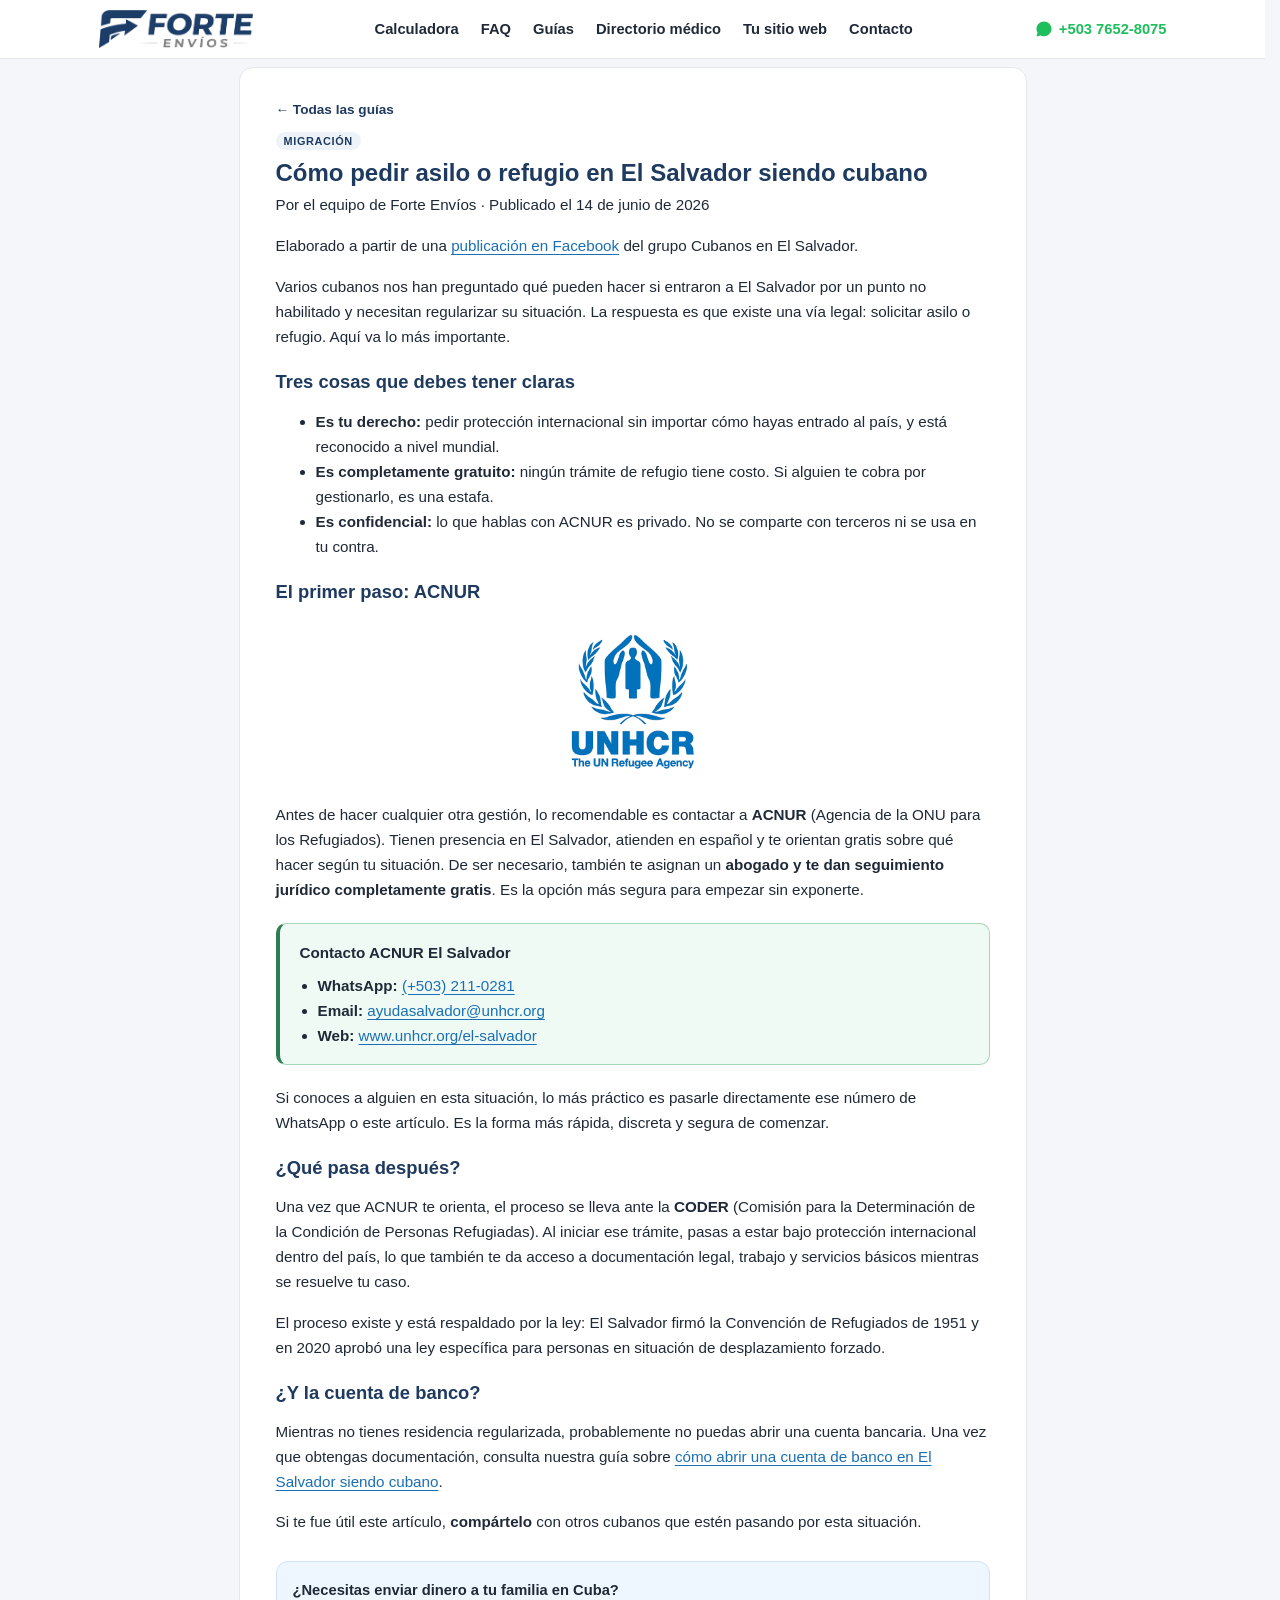
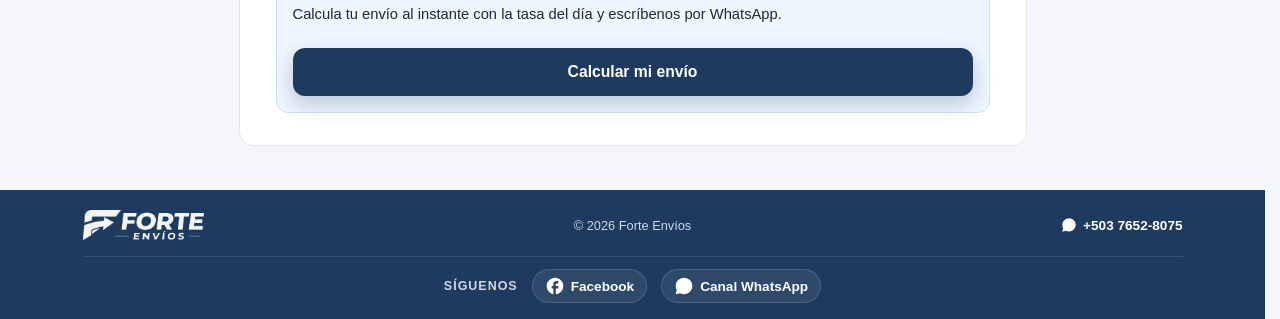
<file: guias/refugio-asilo-el-salvador/index.html>
<!DOCTYPE html>
<html lang="es">
<head>
  <meta charset="UTF-8" />
  <meta name="viewport" content="width=device-width, initial-scale=1.0" />
  <title>Cómo pedir asilo o refugio en El Salvador siendo cubano · Forte Envíos</title>
  <meta name="description" content="Guía práctica para cubanos en situación migratoria irregular en El Salvador: cómo solicitar asilo o refugio, contacto con ACNUR y protección legal." />
  <link rel="canonical" href="https://forteenvios.com/guias/refugio-asilo-el-salvador/" />
  <meta property="og:type" content="article" />
  <meta property="og:site_name" content="Forte Envíos" />
  <meta property="og:locale" content="es_SV" />
  <meta property="og:title" content="Cómo pedir asilo o refugio en El Salvador siendo cubano · Forte Envíos" />
  <meta property="og:description" content="Guía práctica para cubanos en situación migratoria irregular en El Salvador: cómo solicitar asilo o refugio, contacto con ACNUR y protección legal." />
  <meta property="og:url" content="https://forteenvios.com/guias/refugio-asilo-el-salvador/" />
  <meta property="og:image" content="https://forteenvios.com/og-image.jpg" />
  <meta property="og:image:width" content="1200" />
  <meta property="og:image:height" content="630" />
  <meta property="og:image:alt" content="Forte Envíos: envía dinero a Cuba desde El Salvador" />
  <meta name="twitter:card" content="summary_large_image" />
  <meta name="theme-color" content="#1e3a5f" />
  <link rel="icon" type="image/png" href="../../logo.png" />
  <link rel="manifest" href="../../manifest.webmanifest" />
  <link rel="apple-touch-icon" href="../../icons/apple-touch-icon.png" />
  <meta name="mobile-web-app-capable" content="yes" />
  <meta name="apple-mobile-web-app-capable" content="yes" />
  <meta name="apple-mobile-web-app-title" content="Forte Envíos" />
  <meta name="apple-mobile-web-app-status-bar-style" content="default" />
  <link rel="stylesheet" href="../../styles.css" />
  <script type="application/ld+json">
{
    "@context": "https://schema.org",
    "@graph": [
      {
        "@type": "Article",
        "headline": "Cómo pedir asilo o refugio en El Salvador siendo cubano",
        "description": "Guía práctica para cubanos en situación migratoria irregular en El Salvador: cómo solicitar asilo o refugio, contacto con ACNUR y protección legal.",
        "image": "https://forteenvios.com/og-image.jpg",
        "datePublished": "2026-06-14",
        "dateModified": "2026-06-14",
        "inLanguage": "es",
        "author": {
          "@type": "Organization",
          "name": "Forte Envíos",
          "url": "https://forteenvios.com/",
          "logo": "https://forteenvios.com/icons/icon-512.png"
        },
        "publisher": {
          "@type": "Organization",
          "name": "Forte Envíos",
          "url": "https://forteenvios.com/",
          "logo": "https://forteenvios.com/icons/icon-512.png"
        },
        "mainEntityOfPage": "https://forteenvios.com/guias/refugio-asilo-el-salvador/"
      },
      {
        "@type": "BreadcrumbList",
        "itemListElement": [
          {
            "@type": "ListItem",
            "position": 1,
            "name": "Inicio",
            "item": "https://forteenvios.com/"
          },
          {
            "@type": "ListItem",
            "position": 2,
            "name": "Guías",
            "item": "https://forteenvios.com/guias/"
          },
          {
            "@type": "ListItem",
            "position": 3,
            "name": "Cómo pedir asilo o refugio en El Salvador siendo cubano",
            "item": "https://forteenvios.com/guias/refugio-asilo-el-salvador/"
          }
        ]
      }
    ]
  }
  </script>
</head>
<body>
  <header class="site-header">
    <div class="container header-inner">
      <a href="../../index.html"><img src="../../logo.png" alt="Forte Envíos" class="logo" /></a>
      <nav class="site-nav" id="siteNav" aria-label="Navegación principal">
        <a href="../../index.html#calculadora" class="nav-link">Calculadora</a>
        <a href="../../index.html#faq" class="nav-link">FAQ</a>
        <a href="../index.html" class="nav-link">Guías</a>
        <a href="../../directorio-medicos/index.html" class="nav-link">Directorio médico</a>
        <a href="../../web/index.html" class="nav-link">Tu sitio web</a>
        <a href="../../contacto.html" class="nav-link">Contacto</a>
      </nav>
      <div class="header-actions">
        <a href="https://wa.me/50376528075" target="_blank" rel="noopener" class="wa-link">
          <svg viewBox="0 0 24 24" width="18" height="18" fill="currentColor" aria-hidden="true"><path d="M17.5 14.4c-.3-.1-1.7-.8-1.9-.9-.3-.1-.5-.1-.7.1s-.8.9-.9 1.1c-.2.2-.3.2-.6.1s-1.2-.4-2.2-1.4c-.8-.7-1.4-1.6-1.5-1.9-.2-.3 0-.4.1-.6.1-.1.3-.3.4-.5.1-.2.2-.3.3-.5.1-.2 0-.4 0-.5s-.7-1.7-1-2.3c-.3-.6-.5-.5-.7-.5h-.6c-.2 0-.5.1-.8.4-.3.3-1.1 1.1-1.1 2.6 0 1.5 1.1 3 1.3 3.2.2.2 2.2 3.3 5.3 4.7.7.3 1.3.5 1.7.6.7.2 1.4.2 1.9.1.6-.1 1.7-.7 2-1.4.3-.7.3-1.3.2-1.4-.1-.1-.3-.2-.6-.3zM12 2C6.5 2 2 6.5 2 12c0 1.8.5 3.5 1.3 4.9L2 22l5.3-1.4c1.4.8 3 1.2 4.7 1.2 5.5 0 10-4.5 10-10S17.5 2 12 2z"/></svg>
          <span class="wa-number">+503 7652-8075</span>
        </a>
        <button type="button" class="nav-burger" id="navBurger" aria-label="Abrir menú" aria-expanded="false" aria-controls="siteNav">
          <svg viewBox="0 0 24 24" width="22" height="22" fill="currentColor" aria-hidden="true"><path d="M3 18h18v-2H3v2zm0-5h18v-2H3v2zm0-7v2h18V6H3z"/></svg>
        </button>
      </div>
    </div>
  </header>

  <main>
    <section class="guias-wrap">
      <div class="container">
        <article class="article">
          <a href="../index.html" class="article-back">← Todas las guías</a>
          <div><span class="guia-tag">Migración</span></div>
          <h1>Cómo pedir asilo o refugio en El Salvador siendo cubano</h1>
          <p class="article-meta">Por el equipo de Forte Envíos · Publicado el 14 de junio de 2026</p>
          <p class="article-meta">Elaborado a partir de una <a href="https://www.facebook.com/share/p/1JBAz3bbyY/" target="_blank" rel="noopener">publicación en Facebook</a> del grupo Cubanos en El Salvador.</p>

          <p>Varios cubanos nos han preguntado qué pueden hacer si entraron a El Salvador por un punto no habilitado y necesitan regularizar su situación. La respuesta es que existe una vía legal: solicitar asilo o refugio. Aquí va lo más importante.</p>

          <h2>Tres cosas que debes tener claras</h2>

          <ul>
            <li><strong>Es tu derecho:</strong> pedir protección internacional sin importar cómo hayas entrado al país, y está reconocido a nivel mundial.</li>
            <li><strong>Es completamente gratuito:</strong> ningún trámite de refugio tiene costo. Si alguien te cobra por gestionarlo, es una estafa.</li>
            <li><strong>Es confidencial:</strong> lo que hablas con ACNUR es privado. No se comparte con terceros ni se usa en tu contra.</li>
          </ul>

          <h2>El primer paso: ACNUR</h2>

          <img class="bank-logo" src="img/united-nations-refugee-agency.png" alt="Logo de ACNUR – The UN Refugee Agency" loading="lazy" />

          <p>Antes de hacer cualquier otra gestión, lo recomendable es contactar a <strong>ACNUR</strong> (Agencia de la ONU para los Refugiados). Tienen presencia en El Salvador, atienden en español y te orientan gratis sobre qué hacer según tu situación. De ser necesario, también te asignan un <strong>abogado y te dan seguimiento jurídico completamente gratis</strong>. Es la opción más segura para empezar sin exponerte.</p>

          <div class="info-box">
            <p><strong>Contacto ACNUR El Salvador</strong></p>
            <ul>
              <li><strong>WhatsApp:</strong> <a href="https://wa.me/5032110281" target="_blank" rel="noopener">(+503) 211-0281</a></li>
              <li><strong>Email:</strong> <a href="mailto:ayudasalvador@unhcr.org">ayudasalvador@unhcr.org</a></li>
              <li><strong>Web:</strong> <a href="https://www.unhcr.org/el-salvador" target="_blank" rel="noopener">www.unhcr.org/el-salvador</a></li>
            </ul>
          </div>

          <p>Si conoces a alguien en esta situación, lo más práctico es pasarle directamente ese número de WhatsApp o este artículo. Es la forma más rápida, discreta y segura de comenzar.</p>

          <h2>¿Qué pasa después?</h2>

          <p>Una vez que ACNUR te orienta, el proceso se lleva ante la <strong>CODER</strong> (Comisión para la Determinación de la Condición de Personas Refugiadas). Al iniciar ese trámite, pasas a estar bajo protección internacional dentro del país, lo que también te da acceso a documentación legal, trabajo y servicios básicos mientras se resuelve tu caso.</p>

          <p>El proceso existe y está respaldado por la ley: El Salvador firmó la Convención de Refugiados de 1951 y en 2020 aprobó una ley específica para personas en situación de desplazamiento forzado.</p>

          <h2>¿Y la cuenta de banco?</h2>

          <p>Mientras no tienes residencia regularizada, probablemente no puedas abrir una cuenta bancaria. Una vez que obtengas documentación, consulta nuestra guía sobre <a href="../abrir-cuenta-banco-el-salvador/index.html">cómo abrir una cuenta de banco en El Salvador siendo cubano</a>.</p>

          <p>Si te fue útil este artículo, <strong>compártelo</strong> con otros cubanos que estén pasando por esta situación.</p>

          <div class="article-cta">
            <p><strong>¿Necesitas enviar dinero a tu familia en Cuba?</strong><br />Calcula tu envío al instante con la tasa del día y escríbenos por WhatsApp.</p>
            <a href="../../index.html" class="btn btn-navy">Calcular mi envío</a>
          </div>
        </article>
      </div>
    </section>
  </main>

  <footer class="site-footer" id="contacto">
    <div class="container footer-inner">
      <img loading="lazy" src="../../logo.png" alt="Forte Envíos" class="logo-sm" />
      <span class="foot-copy">© <span id="year"></span> Forte Envíos</span>
      <a href="https://wa.me/50376528075" target="_blank" rel="noopener" class="foot-wa">
        <svg viewBox="0 0 24 24" width="16" height="16" fill="currentColor" aria-hidden="true"><path d="M17.5 14.4c-.3-.1-1.7-.8-1.9-.9-.3-.1-.5-.1-.7.1s-.8.9-.9 1.1c-.2.2-.3.2-.6.1s-1.2-.4-2.2-1.4c-.8-.7-1.4-1.6-1.5-1.9-.2-.3 0-.4.1-.6.1-.1.3-.3.4-.5.1-.2.2-.3.3-.5.1-.2 0-.4 0-.5s-.7-1.7-1-2.3c-.3-.6-.5-.5-.7-.5h-.6c-.2 0-.5.1-.8.4-.3.3-1.1 1.1-1.1 2.6 0 1.5 1.1 3 1.3 3.2.2.2 2.2 3.3 5.3 4.7.7.3 1.3.5 1.7.6.7.2 1.4.2 1.9.1.6-.1 1.7-.7 2-1.4.3-.7.3-1.3.2-1.4-.1-.1-.3-.2-.6-.3zM12 2C6.5 2 2 6.5 2 12c0 1.8.5 3.5 1.3 4.9L2 22l5.3-1.4c1.4.8 3 1.2 4.7 1.2 5.5 0 10-4.5 10-10S17.5 2 12 2z"/></svg>
        +503 7652-8075
      </a>
    </div>
    <div class="container foot-social">
      <span class="foot-social-label">Síguenos</span>
      <a href="https://www.facebook.com/profile.php?id=61582196583614" target="_blank" rel="noopener" class="foot-social-link" aria-label="Facebook">
        <svg viewBox="0 0 24 24" width="20" height="20" fill="currentColor" aria-hidden="true"><path d="M22 12c0-5.52-4.48-10-10-10S2 6.48 2 12c0 4.84 3.44 8.87 8 9.8V15H8v-3h2V9.5C10 7.57 11.57 6 13.5 6H16v3h-2c-.55 0-1 .45-1 1v2h3v3h-3v6.95c5.05-.5 9-4.76 9-9.95z"/></svg>
        <span>Facebook</span>
      </a>
      <a href="https://www.whatsapp.com/channel/0029Vb774k69MF8uhRZBeU0Q" target="_blank" rel="noopener" class="foot-social-link" aria-label="Canal de WhatsApp">
        <svg viewBox="0 0 24 24" width="20" height="20" fill="currentColor" aria-hidden="true"><path d="M17.5 14.4c-.3-.1-1.7-.8-1.9-.9-.3-.1-.5-.1-.7.1s-.8.9-.9 1.1c-.2.2-.3.2-.6.1s-1.2-.4-2.2-1.4c-.8-.7-1.4-1.6-1.5-1.9-.2-.3 0-.4.1-.6.1-.1.3-.3.4-.5.1-.2.2-.3.3-.5.1-.2 0-.4 0-.5s-.7-1.7-1-2.3c-.3-.6-.5-.5-.7-.5h-.6c-.2 0-.5.1-.8.4-.3.3-1.1 1.1-1.1 2.6 0 1.5 1.1 3 1.3 3.2.2.2 2.2 3.3 5.3 4.7.7.3 1.3.5 1.7.6.7.2 1.4.2 1.9.1.6-.1 1.7-.7 2-1.4.3-.7.3-1.3.2-1.4-.1-.1-.3-.2-.6-.3zM12 2C6.5 2 2 6.5 2 12c0 1.8.5 3.5 1.3 4.9L2 22l5.3-1.4c1.4.8 3 1.2 4.7 1.2 5.5 0 10-4.5 10-10S17.5 2 12 2z"/></svg>
        <span>Canal WhatsApp</span>
      </a>
    </div>
  </footer>

  <script src="../../nav.js"></script>
  <script src="../../pwa.js"></script>
  <script>document.getElementById('year').textContent = new Date().getFullYear();</script>
</body>
</html>
</file>
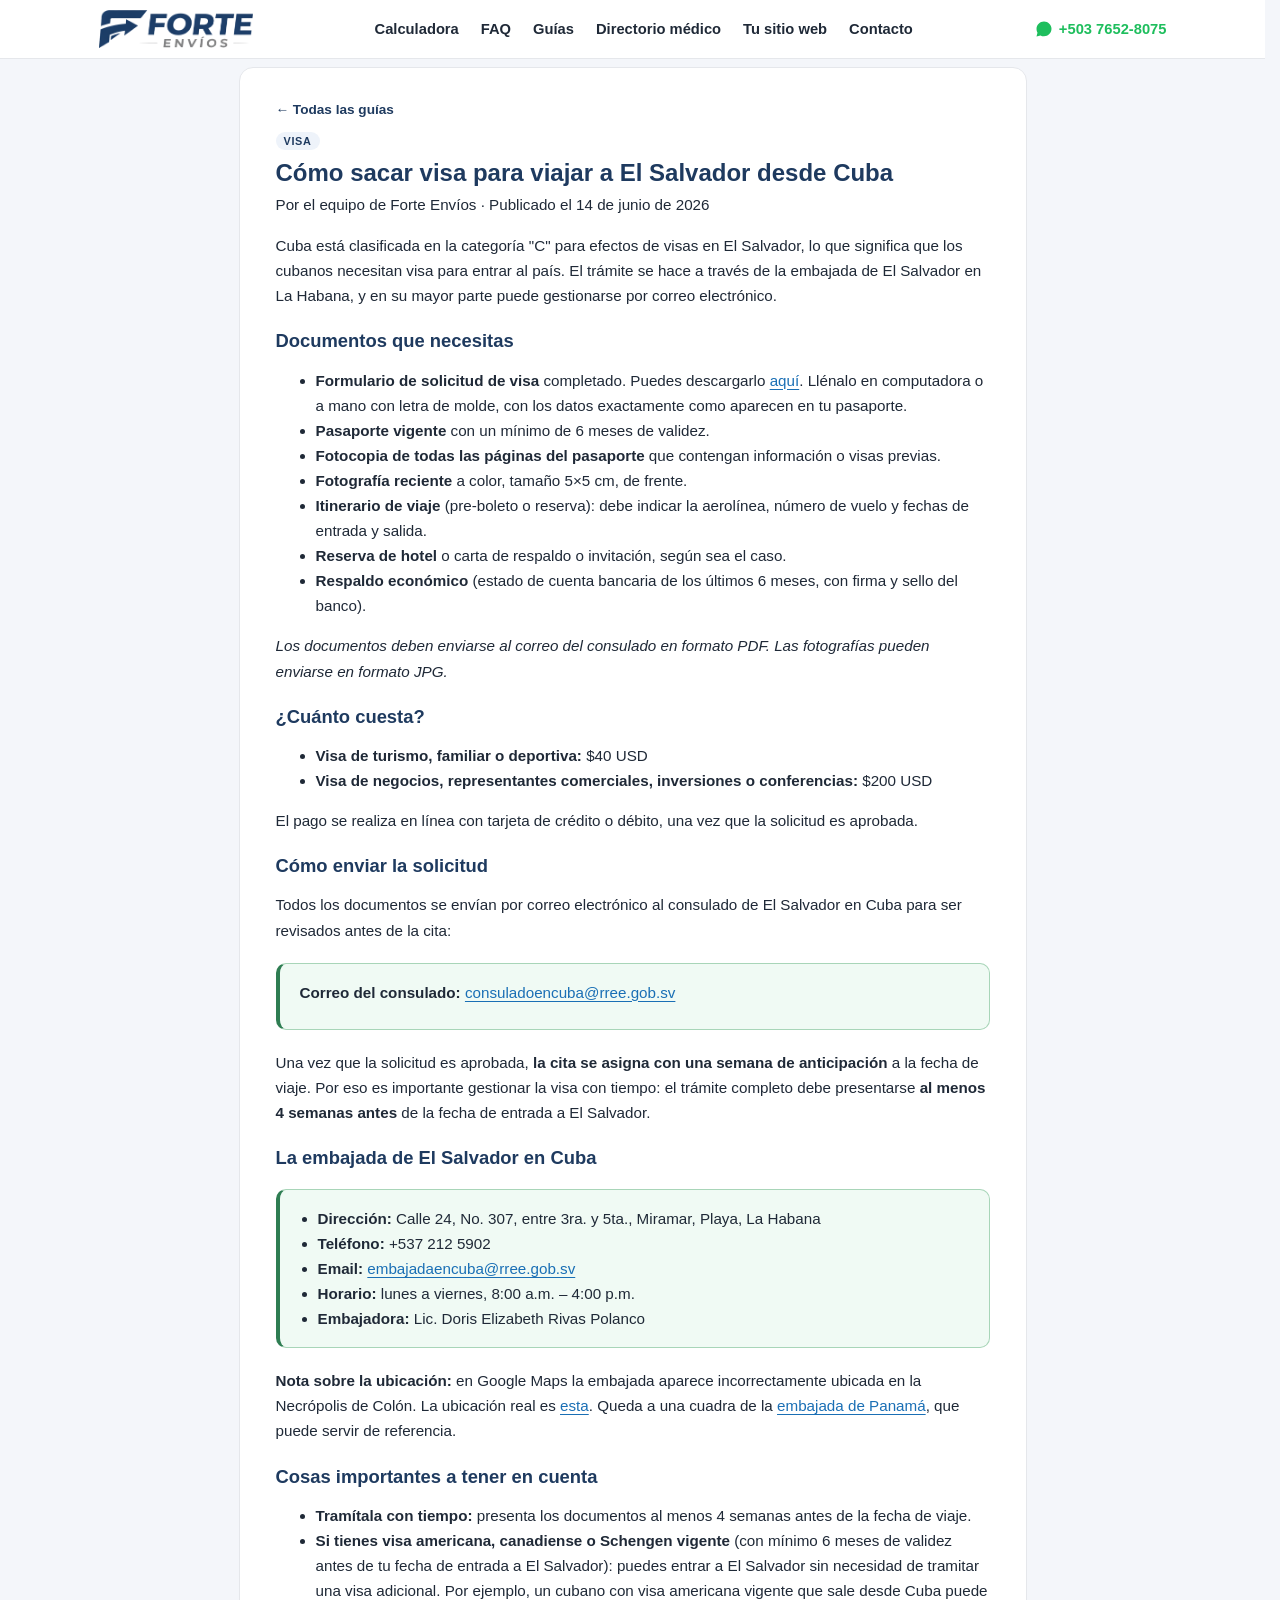
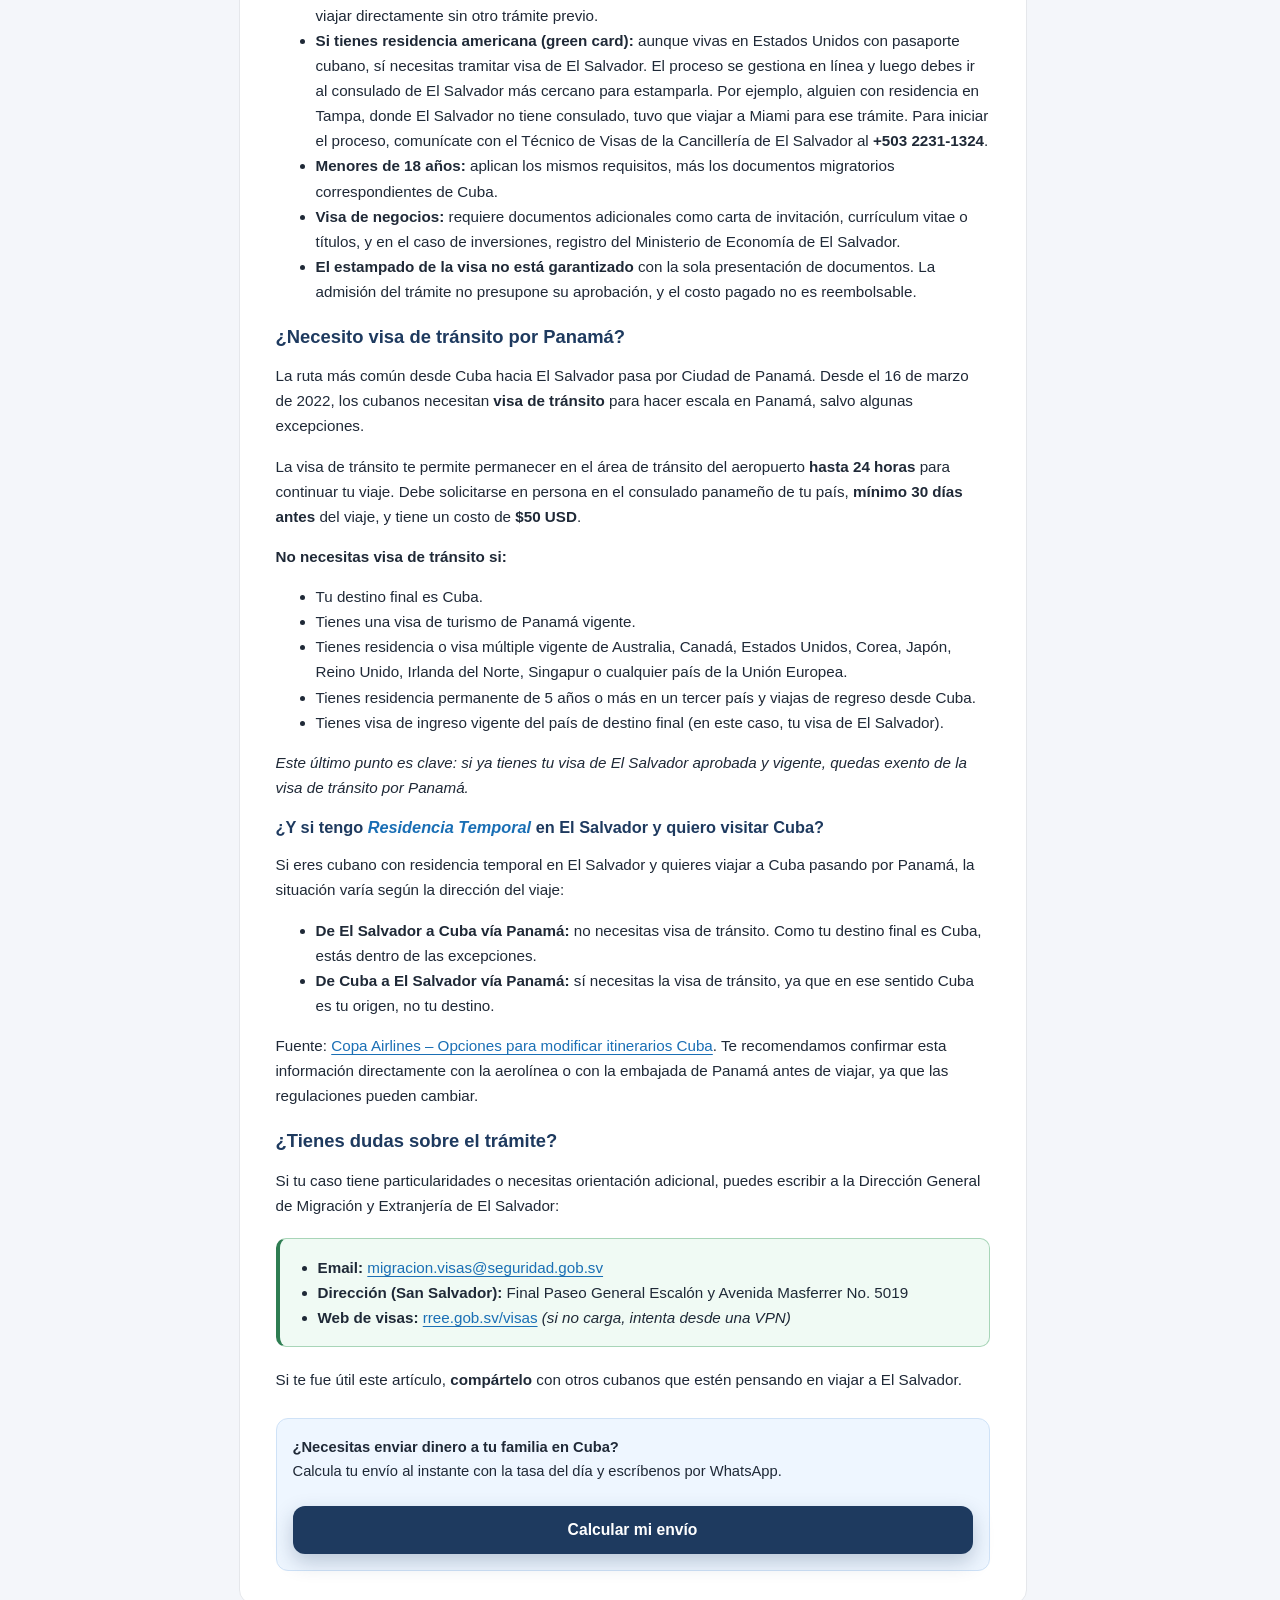
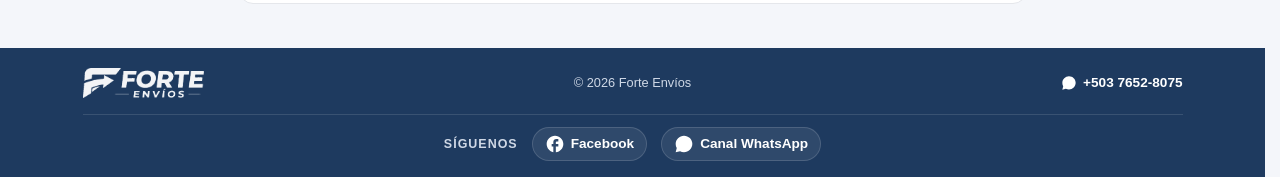
<file: guias/visa-el-salvador-desde-cuba/index.html>
<!DOCTYPE html>
<html lang="es">
<head>
  <meta charset="UTF-8" />
  <meta name="viewport" content="width=device-width, initial-scale=1.0" />
  <title>Cómo sacar visa para viajar a El Salvador desde Cuba · Forte Envíos</title>
  <meta name="description" content="Guía práctica para cubanos que quieren viajar a El Salvador: documentos, costos, cómo enviar la solicitud y datos de la embajada en La Habana." />
  <link rel="canonical" href="https://forteenvios.com/guias/visa-el-salvador-desde-cuba/" />
  <meta property="og:type" content="article" />
  <meta property="og:site_name" content="Forte Envíos" />
  <meta property="og:locale" content="es_SV" />
  <meta property="og:title" content="Cómo sacar visa para viajar a El Salvador desde Cuba · Forte Envíos" />
  <meta property="og:description" content="Guía práctica para cubanos que quieren viajar a El Salvador: documentos, costos, cómo enviar la solicitud y datos de la embajada en La Habana." />
  <meta property="og:url" content="https://forteenvios.com/guias/visa-el-salvador-desde-cuba/" />
  <meta property="og:image" content="https://forteenvios.com/og-image.jpg" />
  <meta property="og:image:width" content="1200" />
  <meta property="og:image:height" content="630" />
  <meta property="og:image:alt" content="Forte Envíos: envía dinero a Cuba desde El Salvador" />
  <meta name="twitter:card" content="summary_large_image" />
  <meta name="theme-color" content="#1e3a5f" />
  <link rel="icon" type="image/png" href="../../logo.png" />
  <link rel="manifest" href="../../manifest.webmanifest" />
  <link rel="apple-touch-icon" href="../../icons/apple-touch-icon.png" />
  <meta name="mobile-web-app-capable" content="yes" />
  <meta name="apple-mobile-web-app-capable" content="yes" />
  <meta name="apple-mobile-web-app-title" content="Forte Envíos" />
  <meta name="apple-mobile-web-app-status-bar-style" content="default" />
  <link rel="stylesheet" href="../../styles.css" />
  <script type="application/ld+json">
{
    "@context": "https://schema.org",
    "@graph": [
      {
        "@type": "Article",
        "headline": "Cómo sacar visa para viajar a El Salvador desde Cuba",
        "description": "Guía práctica para cubanos que quieren viajar a El Salvador: documentos, costos, cómo enviar la solicitud y datos de la embajada en La Habana.",
        "image": "https://forteenvios.com/og-image.jpg",
        "datePublished": "2026-06-14",
        "dateModified": "2026-06-14",
        "inLanguage": "es",
        "author": {
          "@type": "Organization",
          "name": "Forte Envíos",
          "url": "https://forteenvios.com/",
          "logo": "https://forteenvios.com/icons/icon-512.png"
        },
        "publisher": {
          "@type": "Organization",
          "name": "Forte Envíos",
          "url": "https://forteenvios.com/",
          "logo": "https://forteenvios.com/icons/icon-512.png"
        },
        "mainEntityOfPage": "https://forteenvios.com/guias/visa-el-salvador-desde-cuba/"
      },
      {
        "@type": "BreadcrumbList",
        "itemListElement": [
          {
            "@type": "ListItem",
            "position": 1,
            "name": "Inicio",
            "item": "https://forteenvios.com/"
          },
          {
            "@type": "ListItem",
            "position": 2,
            "name": "Guías",
            "item": "https://forteenvios.com/guias/"
          },
          {
            "@type": "ListItem",
            "position": 3,
            "name": "Cómo sacar visa para viajar a El Salvador desde Cuba",
            "item": "https://forteenvios.com/guias/visa-el-salvador-desde-cuba/"
          }
        ]
      }
    ]
  }
  </script>
</head>
<body>
  <header class="site-header">
    <div class="container header-inner">
      <a href="../../index.html"><img src="../../logo.png" alt="Forte Envíos" class="logo" /></a>
      <nav class="site-nav" id="siteNav" aria-label="Navegación principal">
        <a href="../../index.html#calculadora" class="nav-link">Calculadora</a>
        <a href="../../index.html#faq" class="nav-link">FAQ</a>
        <a href="../index.html" class="nav-link">Guías</a>
        <a href="../../directorio-medicos/index.html" class="nav-link">Directorio médico</a>
        <a href="../../web/index.html" class="nav-link">Tu sitio web</a>
        <a href="../../contacto.html" class="nav-link">Contacto</a>
      </nav>
      <div class="header-actions">
        <a href="https://wa.me/50376528075" target="_blank" rel="noopener" class="wa-link">
          <svg viewBox="0 0 24 24" width="18" height="18" fill="currentColor" aria-hidden="true"><path d="M17.5 14.4c-.3-.1-1.7-.8-1.9-.9-.3-.1-.5-.1-.7.1s-.8.9-.9 1.1c-.2.2-.3.2-.6.1s-1.2-.4-2.2-1.4c-.8-.7-1.4-1.6-1.5-1.9-.2-.3 0-.4.1-.6.1-.1.3-.3.4-.5.1-.2.2-.3.3-.5.1-.2 0-.4 0-.5s-.7-1.7-1-2.3c-.3-.6-.5-.5-.7-.5h-.6c-.2 0-.5.1-.8.4-.3.3-1.1 1.1-1.1 2.6 0 1.5 1.1 3 1.3 3.2.2.2 2.2 3.3 5.3 4.7.7.3 1.3.5 1.7.6.7.2 1.4.2 1.9.1.6-.1 1.7-.7 2-1.4.3-.7.3-1.3.2-1.4-.1-.1-.3-.2-.6-.3zM12 2C6.5 2 2 6.5 2 12c0 1.8.5 3.5 1.3 4.9L2 22l5.3-1.4c1.4.8 3 1.2 4.7 1.2 5.5 0 10-4.5 10-10S17.5 2 12 2z"/></svg>
          <span class="wa-number">+503 7652-8075</span>
        </a>
        <button type="button" class="nav-burger" id="navBurger" aria-label="Abrir menú" aria-expanded="false" aria-controls="siteNav">
          <svg viewBox="0 0 24 24" width="22" height="22" fill="currentColor" aria-hidden="true"><path d="M3 18h18v-2H3v2zm0-5h18v-2H3v2zm0-7v2h18V6H3z"/></svg>
        </button>
      </div>
    </div>
  </header>

  <main>
    <section class="guias-wrap">
      <div class="container">
        <article class="article">
          <a href="../index.html" class="article-back">← Todas las guías</a>
          <div><span class="guia-tag">Visa</span></div>
          <h1>Cómo sacar visa para viajar a El Salvador desde Cuba</h1>
          <p class="article-meta">Por el equipo de Forte Envíos · Publicado el 14 de junio de 2026</p>

          <p>Cuba está clasificada en la categoría "C" para efectos de visas en El Salvador, lo que significa que los cubanos necesitan visa para entrar al país. El trámite se hace a través de la embajada de El Salvador en La Habana, y en su mayor parte puede gestionarse por correo electrónico.</p>

          <h2>Documentos que necesitas</h2>

          <ul>
            <li><strong>Formulario de solicitud de visa</strong> completado. Puedes descargarlo <a href="https://rree.gob.sv/wp-content/uploads/docv/FOR-PM-TRC-20.pdf" target="_blank" rel="noopener">aquí</a>. Llénalo en computadora o a mano con letra de molde, con los datos exactamente como aparecen en tu pasaporte.</li>
            <li><strong>Pasaporte vigente</strong> con un mínimo de 6 meses de validez.</li>
            <li><strong>Fotocopia de todas las páginas del pasaporte</strong> que contengan información o visas previas.</li>
            <li><strong>Fotografía reciente</strong> a color, tamaño 5×5 cm, de frente.</li>
            <li><strong>Itinerario de viaje</strong> (pre-boleto o reserva): debe indicar la aerolínea, número de vuelo y fechas de entrada y salida.</li>
            <li><strong>Reserva de hotel</strong> o carta de respaldo o invitación, según sea el caso.</li>
            <li><strong>Respaldo económico</strong> (estado de cuenta bancaria de los últimos 6 meses, con firma y sello del banco).</li>
          </ul>

          <p><em>Los documentos deben enviarse al correo del consulado en formato PDF. Las fotografías pueden enviarse en formato JPG.</em></p>

          <h2>¿Cuánto cuesta?</h2>

          <ul>
            <li><strong>Visa de turismo, familiar o deportiva:</strong> $40 USD</li>
            <li><strong>Visa de negocios, representantes comerciales, inversiones o conferencias:</strong> $200 USD</li>
          </ul>

          <p>El pago se realiza en línea con tarjeta de crédito o débito, una vez que la solicitud es aprobada.</p>

          <h2>Cómo enviar la solicitud</h2>

          <p>Todos los documentos se envían por correo electrónico al consulado de El Salvador en Cuba para ser revisados antes de la cita:</p>

          <div class="info-box">
            <p><strong>Correo del consulado:</strong> <a href="mailto:consuladoencuba@rree.gob.sv">consuladoencuba@rree.gob.sv</a></p>
          </div>

          <p>Una vez que la solicitud es aprobada, <strong>la cita se asigna con una semana de anticipación</strong> a la fecha de viaje. Por eso es importante gestionar la visa con tiempo: el trámite completo debe presentarse <strong>al menos 4 semanas antes</strong> de la fecha de entrada a El Salvador.</p>

          <h2>La embajada de El Salvador en Cuba</h2>

          <div class="info-box">
            <ul>
              <li><strong>Dirección:</strong> Calle 24, No. 307, entre 3ra. y 5ta., Miramar, Playa, La Habana</li>
              <li><strong>Teléfono:</strong> +537 212 5902</li>
              <li><strong>Email:</strong> <a href="mailto:embajadaencuba@rree.gob.sv">embajadaencuba@rree.gob.sv</a></li>
              <li><strong>Horario:</strong> lunes a viernes, 8:00 a.m. – 4:00 p.m.</li>
              <li><strong>Embajadora:</strong> Lic. Doris Elizabeth Rivas Polanco</li>
            </ul>
          </div>

          <p><strong>Nota sobre la ubicación:</strong> en Google Maps la embajada aparece incorrectamente ubicada en la Necrópolis de Colón. La ubicación real es <a href="https://maps.app.goo.gl/3BsNR5fYzna71xjK9" target="_blank" rel="noopener">esta</a>. Queda a una cuadra de la <a href="https://maps.app.goo.gl/cUvNDwMH5poqyKoJ7" target="_blank" rel="noopener">embajada de Panamá</a>, que puede servir de referencia.</p>

          <h2>Cosas importantes a tener en cuenta</h2>

          <ul>
            <li><strong>Tramítala con tiempo:</strong> presenta los documentos al menos 4 semanas antes de la fecha de viaje.</li>
            <li><strong>Si tienes visa americana, canadiense o Schengen vigente</strong> (con mínimo 6 meses de validez antes de tu fecha de entrada a El Salvador): puedes entrar a El Salvador sin necesidad de tramitar una visa adicional. Por ejemplo, un cubano con visa americana vigente que sale desde Cuba puede viajar directamente sin otro trámite previo.</li>
            <li><strong>Si tienes residencia americana (green card):</strong> aunque vivas en Estados Unidos con pasaporte cubano, sí necesitas tramitar visa de El Salvador. El proceso se gestiona en línea y luego debes ir al consulado de El Salvador más cercano para estamparla. Por ejemplo, alguien con residencia en Tampa, donde El Salvador no tiene consulado, tuvo que viajar a Miami para ese trámite. Para iniciar el proceso, comunícate con el Técnico de Visas de la Cancillería de El Salvador al <strong>+503 2231-1324</strong>.</li>
            <li><strong>Menores de 18 años:</strong> aplican los mismos requisitos, más los documentos migratorios correspondientes de Cuba.</li>
            <li><strong>Visa de negocios:</strong> requiere documentos adicionales como carta de invitación, currículum vitae o títulos, y en el caso de inversiones, registro del Ministerio de Economía de El Salvador.</li>
            <li><strong>El estampado de la visa no está garantizado</strong> con la sola presentación de documentos. La admisión del trámite no presupone su aprobación, y el costo pagado no es reembolsable.</li>
          </ul>

          <h2>¿Necesito visa de tránsito por Panamá?</h2>

          <p>La ruta más común desde Cuba hacia El Salvador pasa por Ciudad de Panamá. Desde el 16 de marzo de 2022, los cubanos necesitan <strong>visa de tránsito</strong> para hacer escala en Panamá, salvo algunas excepciones.</p>

          <p>La visa de tránsito te permite permanecer en el área de tránsito del aeropuerto <strong>hasta 24 horas</strong> para continuar tu viaje. Debe solicitarse en persona en el consulado panameño de tu país, <strong>mínimo 30 días antes</strong> del viaje, y tiene un costo de <strong>$50 USD</strong>.</p>

          <p><strong>No necesitas visa de tránsito si:</strong></p>
          <ul>
            <li>Tu destino final es Cuba.</li>
            <li>Tienes una visa de turismo de Panamá vigente.</li>
            <li>Tienes residencia o visa múltiple vigente de Australia, Canadá, Estados Unidos, Corea, Japón, Reino Unido, Irlanda del Norte, Singapur o cualquier país de la Unión Europea.</li>
            <li>Tienes residencia permanente de 5 años o más en un tercer país y viajas de regreso desde Cuba.</li>
            <li>Tienes visa de ingreso vigente del país de destino final (en este caso, tu visa de El Salvador).</li>
          </ul>

          <p><em>Este último punto es clave: si ya tienes tu visa de El Salvador aprobada y vigente, quedas exento de la visa de tránsito por Panamá.</em></p>

          <h3>¿Y si tengo <em style="color:#1a6fb5">Residencia Temporal</em> en El Salvador y quiero visitar Cuba?</h3>

          <p>Si eres cubano con residencia temporal en El Salvador y quieres viajar a Cuba pasando por Panamá, la situación varía según la dirección del viaje:</p>

          <ul>
            <li><strong>De El Salvador a Cuba vía Panamá:</strong> no necesitas visa de tránsito. Como tu destino final es Cuba, estás dentro de las excepciones.</li>
            <li><strong>De Cuba a El Salvador vía Panamá:</strong> sí necesitas la visa de tránsito, ya que en ese sentido Cuba es tu origen, no tu destino.</li>
          </ul>

          <p>Fuente: <a href="https://www.copaair.com/en-gs/news/opciones-modificar-itinerarios-cuba/" target="_blank" rel="noopener">Copa Airlines – Opciones para modificar itinerarios Cuba</a>. Te recomendamos confirmar esta información directamente con la aerolínea o con la embajada de Panamá antes de viajar, ya que las regulaciones pueden cambiar.</p>

          <h2>¿Tienes dudas sobre el trámite?</h2>

          <p>Si tu caso tiene particularidades o necesitas orientación adicional, puedes escribir a la Dirección General de Migración y Extranjería de El Salvador:</p>

          <div class="info-box">
            <ul>
              <li><strong>Email:</strong> <a href="mailto:migracion.visas@seguridad.gob.sv">migracion.visas@seguridad.gob.sv</a></li>
              <li><strong>Dirección (San Salvador):</strong> Final Paseo General Escalón y Avenida Masferrer No. 5019</li>
              <li><strong>Web de visas:</strong> <a href="https://rree.gob.sv/visas/" target="_blank" rel="noopener">rree.gob.sv/visas</a> <em>(si no carga, intenta desde una VPN)</em></li>
            </ul>
          </div>

          <p>Si te fue útil este artículo, <strong>compártelo</strong> con otros cubanos que estén pensando en viajar a El Salvador.</p>

          <div class="article-cta">
            <p><strong>¿Necesitas enviar dinero a tu familia en Cuba?</strong><br />Calcula tu envío al instante con la tasa del día y escríbenos por WhatsApp.</p>
            <a href="../../index.html" class="btn btn-navy">Calcular mi envío</a>
          </div>
        </article>
      </div>
    </section>
  </main>

  <footer class="site-footer" id="contacto">
    <div class="container footer-inner">
      <img loading="lazy" src="../../logo.png" alt="Forte Envíos" class="logo-sm" />
      <span class="foot-copy">© <span id="year"></span> Forte Envíos</span>
      <a href="https://wa.me/50376528075" target="_blank" rel="noopener" class="foot-wa">
        <svg viewBox="0 0 24 24" width="16" height="16" fill="currentColor" aria-hidden="true"><path d="M17.5 14.4c-.3-.1-1.7-.8-1.9-.9-.3-.1-.5-.1-.7.1s-.8.9-.9 1.1c-.2.2-.3.2-.6.1s-1.2-.4-2.2-1.4c-.8-.7-1.4-1.6-1.5-1.9-.2-.3 0-.4.1-.6.1-.1.3-.3.4-.5.1-.2.2-.3.3-.5.1-.2 0-.4 0-.5s-.7-1.7-1-2.3c-.3-.6-.5-.5-.7-.5h-.6c-.2 0-.5.1-.8.4-.3.3-1.1 1.1-1.1 2.6 0 1.5 1.1 3 1.3 3.2.2.2 2.2 3.3 5.3 4.7.7.3 1.3.5 1.7.6.7.2 1.4.2 1.9.1.6-.1 1.7-.7 2-1.4.3-.7.3-1.3.2-1.4-.1-.1-.3-.2-.6-.3zM12 2C6.5 2 2 6.5 2 12c0 1.8.5 3.5 1.3 4.9L2 22l5.3-1.4c1.4.8 3 1.2 4.7 1.2 5.5 0 10-4.5 10-10S17.5 2 12 2z"/></svg>
        +503 7652-8075
      </a>
    </div>
    <div class="container foot-social">
      <span class="foot-social-label">Síguenos</span>
      <a href="https://www.facebook.com/profile.php?id=61582196583614" target="_blank" rel="noopener" class="foot-social-link" aria-label="Facebook">
        <svg viewBox="0 0 24 24" width="20" height="20" fill="currentColor" aria-hidden="true"><path d="M22 12c0-5.52-4.48-10-10-10S2 6.48 2 12c0 4.84 3.44 8.87 8 9.8V15H8v-3h2V9.5C10 7.57 11.57 6 13.5 6H16v3h-2c-.55 0-1 .45-1 1v2h3v3h-3v6.95c5.05-.5 9-4.76 9-9.95z"/></svg>
        <span>Facebook</span>
      </a>
      <a href="https://www.whatsapp.com/channel/0029Vb774k69MF8uhRZBeU0Q" target="_blank" rel="noopener" class="foot-social-link" aria-label="Canal de WhatsApp">
        <svg viewBox="0 0 24 24" width="20" height="20" fill="currentColor" aria-hidden="true"><path d="M17.5 14.4c-.3-.1-1.7-.8-1.9-.9-.3-.1-.5-.1-.7.1s-.8.9-.9 1.1c-.2.2-.3.2-.6.1s-1.2-.4-2.2-1.4c-.8-.7-1.4-1.6-1.5-1.9-.2-.3 0-.4.1-.6.1-.1.3-.3.4-.5.1-.2.2-.3.3-.5.1-.2 0-.4 0-.5s-.7-1.7-1-2.3c-.3-.6-.5-.5-.7-.5h-.6c-.2 0-.5.1-.8.4-.3.3-1.1 1.1-1.1 2.6 0 1.5 1.1 3 1.3 3.2.2.2 2.2 3.3 5.3 4.7.7.3 1.3.5 1.7.6.7.2 1.4.2 1.9.1.6-.1 1.7-.7 2-1.4.3-.7.3-1.3.2-1.4-.1-.1-.3-.2-.6-.3zM12 2C6.5 2 2 6.5 2 12c0 1.8.5 3.5 1.3 4.9L2 22l5.3-1.4c1.4.8 3 1.2 4.7 1.2 5.5 0 10-4.5 10-10S17.5 2 12 2z"/></svg>
        <span>Canal WhatsApp</span>
      </a>
    </div>
  </footer>

  <script src="../../nav.js"></script>
  <script src="../../pwa.js"></script>
  <script>document.getElementById('year').textContent = new Date().getFullYear();</script>
</body>
</html>
</file>
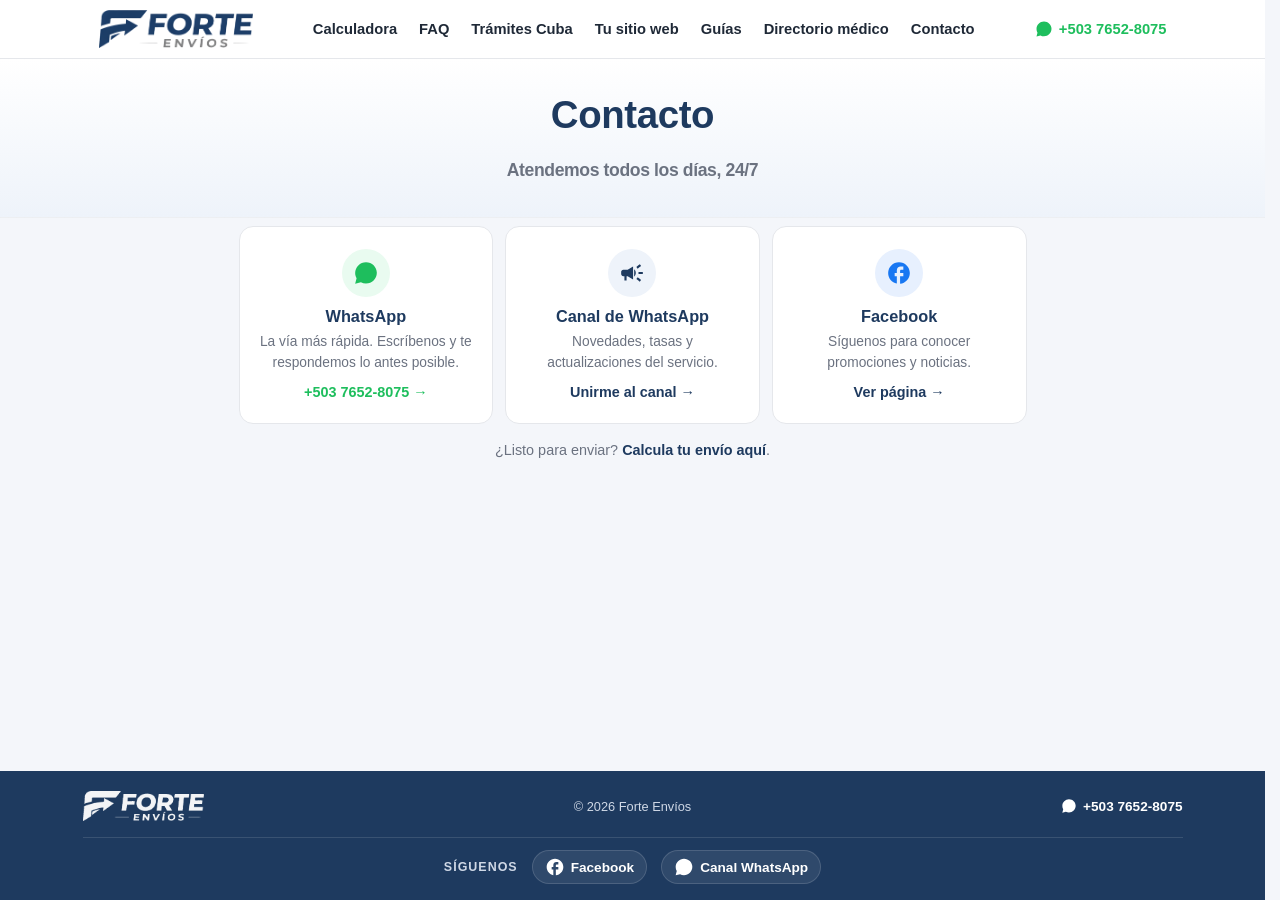
<file: contacto.html>
<!DOCTYPE html>
<html lang="es">
<head>
  <meta charset="UTF-8" />
  <meta name="viewport" content="width=device-width, initial-scale=1.0" />
  <title>Contacto · Forte Envíos</title>
  <meta name="description" content="Contacta a Forte Envíos por WhatsApp, Facebook o nuestro canal de WhatsApp. Atendemos todos los días, 24/7." />
  <link rel="canonical" href="https://forteenvios.com/contacto.html" />
  <meta property="og:type" content="website" />
  <meta property="og:site_name" content="Forte Envíos" />
  <meta property="og:locale" content="es_SV" />
  <meta property="og:title" content="Contacto · Forte Envíos" />
  <meta property="og:description" content="Contacta a Forte Envíos por WhatsApp, Facebook o nuestro canal de WhatsApp. Atendemos todos los días, 24/7." />
  <meta property="og:url" content="https://forteenvios.com/contacto.html" />
  <meta property="og:image" content="https://forteenvios.com/og-image.jpg" />
  <meta property="og:image:width" content="1200" />
  <meta property="og:image:height" content="630" />
  <meta property="og:image:alt" content="Forte Envíos: envía dinero a Cuba desde El Salvador" />
  <meta name="twitter:card" content="summary_large_image" />
  <meta name="theme-color" content="#1e3a5f" />
  <link rel="icon" type="image/png" href="logo.png" />
  <link rel="manifest" href="manifest.webmanifest" />
  <link rel="apple-touch-icon" href="icons/apple-touch-icon.png" />
  <meta name="mobile-web-app-capable" content="yes" />
  <meta name="apple-mobile-web-app-capable" content="yes" />
  <meta name="apple-mobile-web-app-title" content="Forte Envíos" />
  <meta name="apple-mobile-web-app-status-bar-style" content="default" />
  <link rel="stylesheet" href="styles.css" />
</head>
<body>
  <header class="site-header">
    <div class="container header-inner">
      <a href="index.html"><img src="logo.png" alt="Forte Envíos" class="logo" /></a>
      <nav class="site-nav" id="siteNav" aria-label="Navegación principal">
        <a href="index.html#calculadora" class="nav-link">Calculadora</a>
        <a href="index.html#faq" class="nav-link">FAQ</a>
        <a href="tramites/index.html" class="nav-link">Trámites Cuba</a>
        <a href="web/index.html" class="nav-link">Tu sitio web</a>
        <a href="guias/index.html" class="nav-link">Guías</a>
        <a href="directorio-medicos/index.html" class="nav-link">Directorio médico</a>
        <a href="contacto.html" class="nav-link">Contacto</a>
      </nav>
      <div class="header-actions">
        <a href="https://wa.me/50376528075" target="_blank" rel="noopener" class="wa-link">
          <svg viewBox="0 0 24 24" width="18" height="18" fill="currentColor" aria-hidden="true"><path d="M17.5 14.4c-.3-.1-1.7-.8-1.9-.9-.3-.1-.5-.1-.7.1s-.8.9-.9 1.1c-.2.2-.3.2-.6.1s-1.2-.4-2.2-1.4c-.8-.7-1.4-1.6-1.5-1.9-.2-.3 0-.4.1-.6.1-.1.3-.3.4-.5.1-.2.2-.3.3-.5.1-.2 0-.4 0-.5s-.7-1.7-1-2.3c-.3-.6-.5-.5-.7-.5h-.6c-.2 0-.5.1-.8.4-.3.3-1.1 1.1-1.1 2.6 0 1.5 1.1 3 1.3 3.2.2.2 2.2 3.3 5.3 4.7.7.3 1.3.5 1.7.6.7.2 1.4.2 1.9.1.6-.1 1.7-.7 2-1.4.3-.7.3-1.3.2-1.4-.1-.1-.3-.2-.6-.3zM12 2C6.5 2 2 6.5 2 12c0 1.8.5 3.5 1.3 4.9L2 22l5.3-1.4c1.4.8 3 1.2 4.7 1.2 5.5 0 10-4.5 10-10S17.5 2 12 2z"/></svg>
          <span class="wa-number">+503 7652-8075</span>
        </a>
        <button type="button" class="nav-burger" id="navBurger" aria-label="Abrir menú" aria-expanded="false" aria-controls="siteNav">
          <svg viewBox="0 0 24 24" width="22" height="22" fill="currentColor" aria-hidden="true"><path d="M3 18h18v-2H3v2zm0-5h18v-2H3v2zm0-7v2h18V6H3z"/></svg>
        </button>
      </div>
    </div>
  </header>

  <main>
    <section class="hero">
      <div class="container">
        <h1>Contacto<br/><span class="accent">Atendemos todos los días, 24/7</span></h1>
      </div>
    </section>

    <section class="guias-wrap">
      <div class="container">
        <div class="contact-list">

          <a class="contact-card card-wa" href="https://wa.me/50376528075" target="_blank" rel="noopener">
            <span class="contact-icon wa">
              <svg viewBox="0 0 24 24" width="26" height="26" fill="currentColor" aria-hidden="true"><path d="M17.5 14.4c-.3-.1-1.7-.8-1.9-.9-.3-.1-.5-.1-.7.1s-.8.9-.9 1.1c-.2.2-.3.2-.6.1s-1.2-.4-2.2-1.4c-.8-.7-1.4-1.6-1.5-1.9-.2-.3 0-.4.1-.6.1-.1.3-.3.4-.5.1-.2.2-.3.3-.5.1-.2 0-.4 0-.5s-.7-1.7-1-2.3c-.3-.6-.5-.5-.7-.5h-.6c-.2 0-.5.1-.8.4-.3.3-1.1 1.1-1.1 2.6 0 1.5 1.1 3 1.3 3.2.2.2 2.2 3.3 5.3 4.7.7.3 1.3.5 1.7.6.7.2 1.4.2 1.9.1.6-.1 1.7-.7 2-1.4.3-.7.3-1.3.2-1.4-.1-.1-.3-.2-.6-.3zM12 2C6.5 2 2 6.5 2 12c0 1.8.5 3.5 1.3 4.9L2 22l5.3-1.4c1.4.8 3 1.2 4.7 1.2 5.5 0 10-4.5 10-10S17.5 2 12 2z"/></svg>
            </span>
            <h2>WhatsApp</h2>
            <p>La vía más rápida. Escríbenos y te respondemos lo antes posible.</p>
            <span class="contact-action">+503 7652-8075 →</span>
          </a>

          <a class="contact-card" href="https://www.whatsapp.com/channel/0029Vb774k69MF8uhRZBeU0Q" target="_blank" rel="noopener">
            <span class="contact-icon ch">
              <svg viewBox="0 0 24 24" width="26" height="26" fill="currentColor" aria-hidden="true"><path d="M18 11v2h4v-2h-4zm-2 6.61c.96.71 2.21 1.65 3.2 2.39.4-.53.8-1.07 1.2-1.6-.99-.74-2.24-1.68-3.2-2.4-.4.54-.8 1.08-1.2 1.61zM20.4 5.6c-.4-.53-.8-1.07-1.2-1.6-.99.74-2.24 1.68-3.2 2.4.4.53.8 1.07 1.2 1.6.96-.72 2.21-1.65 3.2-2.4zM4 9c-1.1 0-2 .9-2 2v2c0 1.1.9 2 2 2h1v4h2v-4h1l5 3V6L8 9H4zm11.5 3c0-1.33-.58-2.53-1.5-3.35v6.69c.92-.81 1.5-2.02 1.5-3.34z"/></svg>
            </span>
            <h2>Canal de WhatsApp</h2>
            <p>Novedades, tasas y actualizaciones del servicio.</p>
            <span class="contact-action">Unirme al canal →</span>
          </a>

          <a class="contact-card" href="https://www.facebook.com/profile.php?id=61582196583614" target="_blank" rel="noopener">
            <span class="contact-icon fb">
              <svg viewBox="0 0 24 24" width="26" height="26" fill="currentColor" aria-hidden="true"><path d="M22 12c0-5.52-4.48-10-10-10S2 6.48 2 12c0 4.84 3.44 8.87 8 9.8V15H8v-3h2V9.5C10 7.57 11.57 6 13.5 6H16v3h-2c-.55 0-1 .45-1 1v2h3v3h-3v6.95c5.05-.5 9-4.76 9-9.95z"/></svg>
            </span>
            <h2>Facebook</h2>
            <p>Síguenos para conocer promociones y noticias.</p>
            <span class="contact-action">Ver página →</span>
          </a>

        </div>

        <p class="contact-note">¿Listo para enviar? <a href="index.html#calculadora"><strong>Calcula tu envío aquí</strong></a>.</p>
      </div>
    </section>
  </main>

  <footer class="site-footer" id="contacto">
    <div class="container footer-inner">
      <img loading="lazy" src="logo.png" alt="Forte Envíos" class="logo-sm" />
      <span class="foot-copy">© <span id="year"></span> Forte Envíos</span>
      <a href="https://wa.me/50376528075" target="_blank" rel="noopener" class="foot-wa">
        <svg viewBox="0 0 24 24" width="16" height="16" fill="currentColor" aria-hidden="true"><path d="M17.5 14.4c-.3-.1-1.7-.8-1.9-.9-.3-.1-.5-.1-.7.1s-.8.9-.9 1.1c-.2.2-.3.2-.6.1s-1.2-.4-2.2-1.4c-.8-.7-1.4-1.6-1.5-1.9-.2-.3 0-.4.1-.6.1-.1.3-.3.4-.5.1-.2.2-.3.3-.5.1-.2 0-.4 0-.5s-.7-1.7-1-2.3c-.3-.6-.5-.5-.7-.5h-.6c-.2 0-.5.1-.8.4-.3.3-1.1 1.1-1.1 2.6 0 1.5 1.1 3 1.3 3.2.2.2 2.2 3.3 5.3 4.7.7.3 1.3.5 1.7.6.7.2 1.4.2 1.9.1.6-.1 1.7-.7 2-1.4.3-.7.3-1.3.2-1.4-.1-.1-.3-.2-.6-.3zM12 2C6.5 2 2 6.5 2 12c0 1.8.5 3.5 1.3 4.9L2 22l5.3-1.4c1.4.8 3 1.2 4.7 1.2 5.5 0 10-4.5 10-10S17.5 2 12 2z"/></svg>
        +503 7652-8075
      </a>
    </div>
    <div class="container foot-social">
      <span class="foot-social-label">Síguenos</span>
      <a href="https://www.facebook.com/profile.php?id=61582196583614" target="_blank" rel="noopener" class="foot-social-link" aria-label="Facebook">
        <svg viewBox="0 0 24 24" width="20" height="20" fill="currentColor" aria-hidden="true"><path d="M22 12c0-5.52-4.48-10-10-10S2 6.48 2 12c0 4.84 3.44 8.87 8 9.8V15H8v-3h2V9.5C10 7.57 11.57 6 13.5 6H16v3h-2c-.55 0-1 .45-1 1v2h3v3h-3v6.95c5.05-.5 9-4.76 9-9.95z"/></svg>
        <span>Facebook</span>
      </a>
      <a href="https://www.whatsapp.com/channel/0029Vb774k69MF8uhRZBeU0Q" target="_blank" rel="noopener" class="foot-social-link" aria-label="Canal de WhatsApp">
        <svg viewBox="0 0 24 24" width="20" height="20" fill="currentColor" aria-hidden="true"><path d="M17.5 14.4c-.3-.1-1.7-.8-1.9-.9-.3-.1-.5-.1-.7.1s-.8.9-.9 1.1c-.2.2-.3.2-.6.1s-1.2-.4-2.2-1.4c-.8-.7-1.4-1.6-1.5-1.9-.2-.3 0-.4.1-.6.1-.1.3-.3.4-.5.1-.2.2-.3.3-.5.1-.2 0-.4 0-.5s-.7-1.7-1-2.3c-.3-.6-.5-.5-.7-.5h-.6c-.2 0-.5.1-.8.4-.3.3-1.1 1.1-1.1 2.6 0 1.5 1.1 3 1.3 3.2.2.2 2.2 3.3 5.3 4.7.7.3 1.3.5 1.7.6.7.2 1.4.2 1.9.1.6-.1 1.7-.7 2-1.4.3-.7.3-1.3.2-1.4-.1-.1-.3-.2-.6-.3zM12 2C6.5 2 2 6.5 2 12c0 1.8.5 3.5 1.3 4.9L2 22l5.3-1.4c1.4.8 3 1.2 4.7 1.2 5.5 0 10-4.5 10-10S17.5 2 12 2z"/></svg>
        <span>Canal WhatsApp</span>
      </a>
    </div>
  </footer>

  <script src="nav.js"></script>
  <script src="pwa.js"></script>
  <script>document.getElementById('year').textContent = new Date().getFullYear();</script>
</body>
</html>
</file>
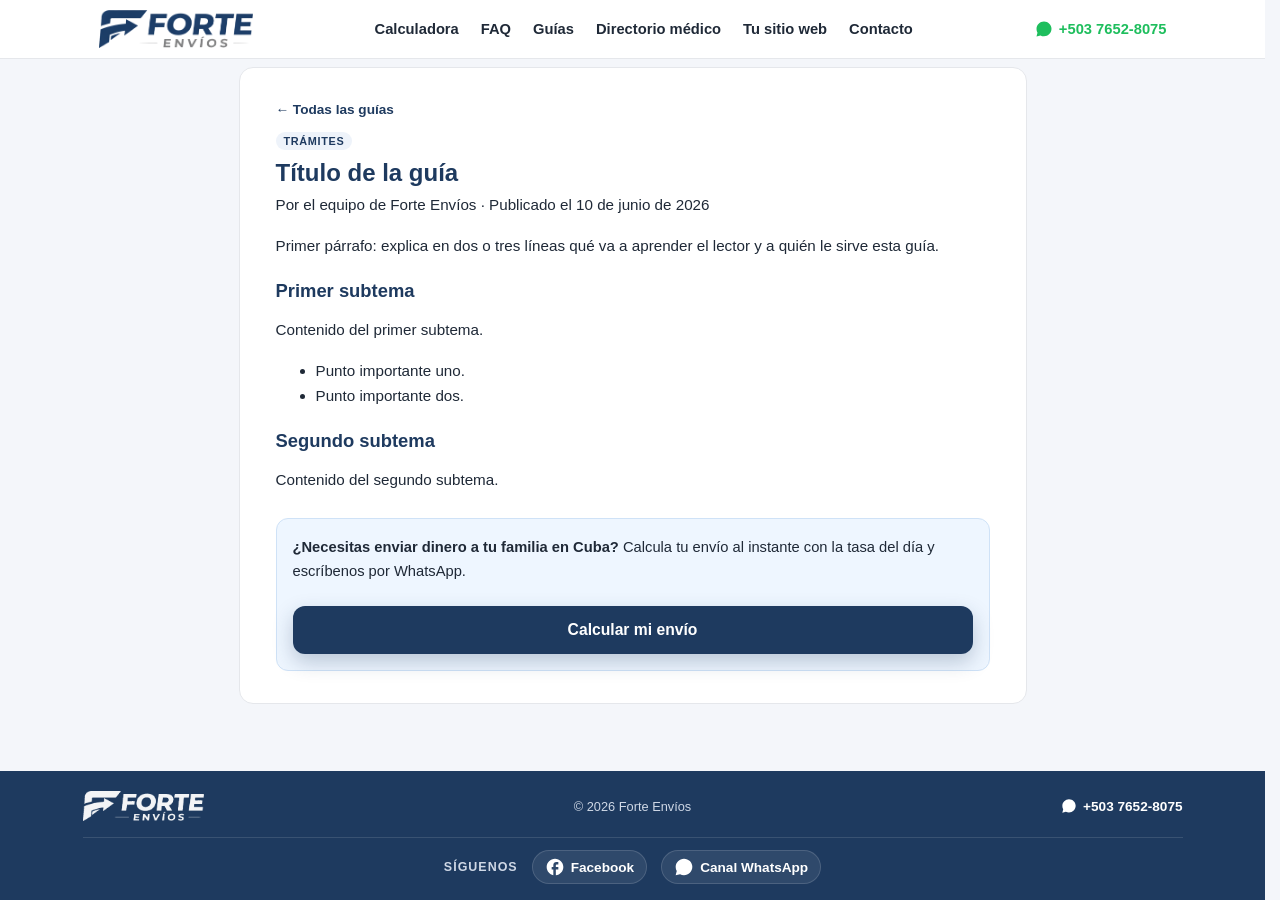
<file: guias/_plantilla.html>
<!--
  PLANTILLA DE GUÍA
  Cada guía vive en su propia carpeta con sus imágenes. Para publicar una nueva:
  1. Crea una carpeta dentro de guias/ con un nombre descriptivo en minúsculas y
     con guiones, p. ej. guias/proceso-asilo-el-salvador/
  2. Copia este archivo dentro de esa carpeta con el nombre index.html.
  3. Pon las imágenes de la guía (logos, fotos, capturas) en la subcarpeta img/
     de esa misma carpeta y referéncialas como img/nombre.png.
  4. Cambia el <title>, la <meta name="description">, la etiqueta (guia-tag),
     el título, la fecha y el contenido. En las etiquetas SEO (canonical, og:*,
     y el bloque application/ld+json) reemplaza NOMBRE-DE-LA-GUIA, el título,
     la descripción y la fecha (AAAA-MM-DD).
  5. Añade su enlace en guias/index.html (la más reciente arriba):
     href="proceso-asilo-el-salvador/index.html"
  6. Añade la URL al sitemap.xml de la raíz:
     https://forteenvios.com/guias/proceso-asilo-el-salvador/
-->
<!DOCTYPE html>
<html lang="es">
<head>
  <meta charset="UTF-8" />
  <meta name="viewport" content="width=device-width, initial-scale=1.0" />
  <title>Título de la guía · Forte Envíos</title>
  <meta name="description" content="Resumen corto de la guía (aparece en Google y al compartir el enlace)." />
  <link rel="canonical" href="https://forteenvios.com/guias/NOMBRE-DE-LA-GUIA/" />
  <meta property="og:type" content="article" />
  <meta property="og:site_name" content="Forte Envíos" />
  <meta property="og:locale" content="es_SV" />
  <meta property="og:title" content="Título de la guía · Forte Envíos" />
  <meta property="og:description" content="Resumen corto de la guía (aparece en Google y al compartir el enlace)." />
  <meta property="og:url" content="https://forteenvios.com/guias/NOMBRE-DE-LA-GUIA/" />
  <meta property="og:image" content="https://forteenvios.com/og-image.jpg" />
  <meta property="og:image:width" content="1200" />
  <meta property="og:image:height" content="630" />
  <meta property="og:image:alt" content="Forte Envíos: envía dinero a Cuba desde El Salvador" />
  <meta name="twitter:card" content="summary_large_image" />
  <meta name="theme-color" content="#1e3a5f" />
  <link rel="icon" type="image/png" href="../../logo.png" />
  <link rel="manifest" href="../../manifest.webmanifest" />
  <link rel="apple-touch-icon" href="../../icons/apple-touch-icon.png" />
  <meta name="mobile-web-app-capable" content="yes" />
  <meta name="apple-mobile-web-app-capable" content="yes" />
  <meta name="apple-mobile-web-app-title" content="Forte Envíos" />
  <meta name="apple-mobile-web-app-status-bar-style" content="default" />
  <link rel="stylesheet" href="../../styles.css" />
  <script type="application/ld+json">
  {
    "@context": "https://schema.org",
    "@type": "Article",
    "headline": "Título de la guía",
    "description": "Resumen corto de la guía.",
    "image": "https://forteenvios.com/og-image.jpg",
    "datePublished": "2026-06-10",
    "inLanguage": "es",
    "author": { "@type": "Organization", "name": "Forte Envíos", "url": "https://forteenvios.com/" },
    "publisher": { "@type": "Organization", "name": "Forte Envíos", "url": "https://forteenvios.com/", "logo": "https://forteenvios.com/icons/icon-512.png" },
    "mainEntityOfPage": "https://forteenvios.com/guias/NOMBRE-DE-LA-GUIA/"
  }
  </script>
</head>
<body>
  <header class="site-header">
    <div class="container header-inner">
      <a href="../../index.html"><img src="../../logo.png" alt="Forte Envíos" class="logo" /></a>
      <nav class="site-nav" id="siteNav" aria-label="Navegación principal">
        <a href="../../index.html#calculadora" class="nav-link">Calculadora</a>
        <a href="../../index.html#faq" class="nav-link">FAQ</a>
        <a href="../index.html" class="nav-link">Guías</a>
        <a href="../../directorio-medicos/index.html" class="nav-link">Directorio médico</a>
        <a href="../../web/index.html" class="nav-link">Tu sitio web</a>
        <a href="../../contacto.html" class="nav-link">Contacto</a>
      </nav>
      <div class="header-actions">
        <a href="https://wa.me/50376528075" target="_blank" rel="noopener" class="wa-link">
          <svg viewBox="0 0 24 24" width="18" height="18" fill="currentColor" aria-hidden="true"><path d="M17.5 14.4c-.3-.1-1.7-.8-1.9-.9-.3-.1-.5-.1-.7.1s-.8.9-.9 1.1c-.2.2-.3.2-.6.1s-1.2-.4-2.2-1.4c-.8-.7-1.4-1.6-1.5-1.9-.2-.3 0-.4.1-.6.1-.1.3-.3.4-.5.1-.2.2-.3.3-.5.1-.2 0-.4 0-.5s-.7-1.7-1-2.3c-.3-.6-.5-.5-.7-.5h-.6c-.2 0-.5.1-.8.4-.3.3-1.1 1.1-1.1 2.6 0 1.5 1.1 3 1.3 3.2.2.2 2.2 3.3 5.3 4.7.7.3 1.3.5 1.7.6.7.2 1.4.2 1.9.1.6-.1 1.7-.7 2-1.4.3-.7.3-1.3.2-1.4-.1-.1-.3-.2-.6-.3zM12 2C6.5 2 2 6.5 2 12c0 1.8.5 3.5 1.3 4.9L2 22l5.3-1.4c1.4.8 3 1.2 4.7 1.2 5.5 0 10-4.5 10-10S17.5 2 12 2z"/></svg>
          <span class="wa-number">+503 7652-8075</span>
        </a>
        <button type="button" class="nav-burger" id="navBurger" aria-label="Abrir menú" aria-expanded="false" aria-controls="siteNav">
          <svg viewBox="0 0 24 24" width="22" height="22" fill="currentColor" aria-hidden="true"><path d="M3 18h18v-2H3v2zm0-5h18v-2H3v2zm0-7v2h18V6H3z"/></svg>
        </button>
      </div>
    </div>
  </header>

  <main>
    <section class="guias-wrap">
      <div class="container">
        <article class="article">
          <a href="../index.html" class="article-back">← Todas las guías</a>
          <div><span class="guia-tag">Trámites</span></div>
          <h1>Título de la guía</h1>
          <p class="article-meta">Por el equipo de Forte Envíos · Publicado el 10 de junio de 2026</p>

          <p>Primer párrafo: explica en dos o tres líneas qué va a aprender el lector y a quién le sirve esta guía.</p>

          <h2>Primer subtema</h2>
          <p>Contenido del primer subtema.</p>
          <ul>
            <li>Punto importante uno.</li>
            <li>Punto importante dos.</li>
          </ul>

          <h2>Segundo subtema</h2>
          <p>Contenido del segundo subtema.</p>

          <div class="article-cta">
            <p><strong>¿Necesitas enviar dinero a tu familia en Cuba?</strong> Calcula tu envío al instante con la tasa del día y escríbenos por WhatsApp.</p>
            <a href="../../index.html" class="btn btn-navy">Calcular mi envío</a>
          </div>
        </article>
      </div>
    </section>
  </main>

  <footer class="site-footer" id="contacto">
    <div class="container footer-inner">
      <img src="../../logo.png" alt="Forte Envíos" class="logo-sm" />
      <span class="foot-copy">© <span id="year"></span> Forte Envíos</span>
      <a href="https://wa.me/50376528075" target="_blank" rel="noopener" class="foot-wa">
        <svg viewBox="0 0 24 24" width="16" height="16" fill="currentColor" aria-hidden="true"><path d="M17.5 14.4c-.3-.1-1.7-.8-1.9-.9-.3-.1-.5-.1-.7.1s-.8.9-.9 1.1c-.2.2-.3.2-.6.1s-1.2-.4-2.2-1.4c-.8-.7-1.4-1.6-1.5-1.9-.2-.3 0-.4.1-.6.1-.1.3-.3.4-.5.1-.2.2-.3.3-.5.1-.2 0-.4 0-.5s-.7-1.7-1-2.3c-.3-.6-.5-.5-.7-.5h-.6c-.2 0-.5.1-.8.4-.3.3-1.1 1.1-1.1 2.6 0 1.5 1.1 3 1.3 3.2.2.2 2.2 3.3 5.3 4.7.7.3 1.3.5 1.7.6.7.2 1.4.2 1.9.1.6-.1 1.7-.7 2-1.4.3-.7.3-1.3.2-1.4-.1-.1-.3-.2-.6-.3zM12 2C6.5 2 2 6.5 2 12c0 1.8.5 3.5 1.3 4.9L2 22l5.3-1.4c1.4.8 3 1.2 4.7 1.2 5.5 0 10-4.5 10-10S17.5 2 12 2z"/></svg>
        +503 7652-8075
      </a>
    </div>
    <div class="container foot-social">
      <span class="foot-social-label">Síguenos</span>
      <a href="https://www.facebook.com/profile.php?id=61582196583614" target="_blank" rel="noopener" class="foot-social-link" aria-label="Facebook">
        <svg viewBox="0 0 24 24" width="20" height="20" fill="currentColor" aria-hidden="true"><path d="M22 12c0-5.52-4.48-10-10-10S2 6.48 2 12c0 4.84 3.44 8.87 8 9.8V15H8v-3h2V9.5C10 7.57 11.57 6 13.5 6H16v3h-2c-.55 0-1 .45-1 1v2h3v3h-3v6.95c5.05-.5 9-4.76 9-9.95z"/></svg>
        <span>Facebook</span>
      </a>
      <a href="https://www.whatsapp.com/channel/0029Vb774k69MF8uhRZBeU0Q" target="_blank" rel="noopener" class="foot-social-link" aria-label="Canal de WhatsApp">
        <svg viewBox="0 0 24 24" width="20" height="20" fill="currentColor" aria-hidden="true"><path d="M17.5 14.4c-.3-.1-1.7-.8-1.9-.9-.3-.1-.5-.1-.7.1s-.8.9-.9 1.1c-.2.2-.3.2-.6.1s-1.2-.4-2.2-1.4c-.8-.7-1.4-1.6-1.5-1.9-.2-.3 0-.4.1-.6.1-.1.3-.3.4-.5.1-.2.2-.3.3-.5.1-.2 0-.4 0-.5s-.7-1.7-1-2.3c-.3-.6-.5-.5-.7-.5h-.6c-.2 0-.5.1-.8.4-.3.3-1.1 1.1-1.1 2.6 0 1.5 1.1 3 1.3 3.2.2.2 2.2 3.3 5.3 4.7.7.3 1.3.5 1.7.6.7.2 1.4.2 1.9.1.6-.1 1.7-.7 2-1.4.3-.7.3-1.3.2-1.4-.1-.1-.3-.2-.6-.3zM12 2C6.5 2 2 6.5 2 12c0 1.8.5 3.5 1.3 4.9L2 22l5.3-1.4c1.4.8 3 1.2 4.7 1.2 5.5 0 10-4.5 10-10S17.5 2 12 2z"/></svg>
        <span>Canal WhatsApp</span>
      </a>
    </div>
  </footer>

  <script src="../../nav.js"></script>
  <script src="../../pwa.js"></script>
  <script>document.getElementById('year').textContent = new Date().getFullYear();</script>
</body>
</html>
</file>
<file: styles.css>
/* ===== Base (mobile-first) ===== */
:root {
  --navy: #1e3a5f;
  --navy-dark: #17304e;
  --navy-light: #2c5080;
  --gray: #7d7d7d;
  --gray-light: #e5e7eb;
  --gray-bg: #f4f6fa;
  --text: #1f2937;
  --text-soft: #6b7280;
  --white: #ffffff;
  --wa: #25d366;
  --wa-dark: #1ebe5d;
  --shadow: 0 10px 30px rgba(30, 58, 95, 0.08);
  --radius: 14px;
}

* { box-sizing: border-box; }

html, body {
  margin: 0;
  padding: 0;
  font-family: -apple-system, BlinkMacSystemFont, "Segoe UI", Roboto, "Helvetica Neue", Arial, sans-serif;
  color: var(--text);
  background: var(--gray-bg);
  -webkit-font-smoothing: antialiased;
  -webkit-text-size-adjust: 100%;
}

body {
  display: flex;
  flex-direction: column;
  min-height: 100vh;
}
main { flex: 1; }

.container {
  width: 100%;
  max-width: 1100px;
  margin: 0 auto;
  padding: 0 16px;
}

a { color: var(--navy); text-decoration: none; }
a:hover { text-decoration: underline; }

/* ===== Header / Navbar ===== */
.site-header {
  background: var(--white);
  border-bottom: 1px solid var(--gray-light);
  position: sticky;
  top: 0;
  z-index: 10;
}
.header-inner {
  display: flex;
  align-items: center;
  justify-content: space-between;
  gap: 12px;
  padding-top: 10px;
  padding-bottom: 10px;
}
.logo {
  height: 38px;
  width: auto;
  display: block;
}
.wa-link {
  display: inline-flex;
  align-items: center;
  gap: 6px;
  color: var(--wa-dark);
  font-weight: 700;
  font-size: 0.92rem;
  white-space: nowrap;
}
.wa-link svg { flex: 0 0 auto; }

/* ===== Hero ===== */
.hero {
  background: linear-gradient(180deg, #ffffff 0%, #eef3fa 100%);
  padding: 22px 0 16px;
  text-align: center;
  border-bottom: 1px solid rgba(30, 58, 95, 0.08);
}
.hero h1 {
  font-size: 1.5rem;
  line-height: 1.25;
  margin: 0 0 10px;
  color: var(--navy);
  font-weight: 800;
  letter-spacing: -0.01em;
}
.hero .accent {
  color: var(--text-soft);
  font-weight: 600;
  font-size: 0.95rem;
  display: inline-block;
  margin-top: 6px;
}
.hero .lead {
  color: var(--text-soft);
  margin: 0;
  font-size: 0.92rem;
}

/* ===== Calculator ===== */
.calculator-wrap {
  padding: 8px 0 24px;
}
.calculator-wrap .container { max-width: 820px; }
.card {
  background: var(--white);
  border-radius: var(--radius);
  box-shadow: var(--shadow);
  padding: 16px 14px;
  border: 1px solid rgba(30, 58, 95, 0.06);
}
.calculator.card {
  box-shadow:
    0 0 0 2px rgba(30, 58, 95, 0.85),
    0 12px 32px rgba(30, 58, 95, 0.18);
  border-color: rgba(30, 58, 95, 0.9);
}
.calc-header {
  display: flex;
  flex-direction: row;
  align-items: center;
  justify-content: space-between;
  gap: 8px;
  flex-wrap: wrap;
  margin-bottom: 10px;
}
.calc-header h2 {
  font-size: 1rem;
  margin: 0;
  color: var(--navy);
  font-weight: 700;
}
.rate-pill {
  display: inline-flex;
  align-items: center;
  justify-content: center;
  gap: 6px;
  background: linear-gradient(135deg, #eef3fa 0%, #dde7f4 100%);
  color: var(--navy);
  padding: 5px 9px;
  border-radius: 999px;
  font-size: 0.74rem;
  font-weight: 700;
  white-space: nowrap;
  border: 1px solid rgba(30, 58, 95, 0.1);
}
.rate-dot {
  width: 10px;
  height: 10px;
  border-radius: 50%;
  background: #22c55e;
  box-shadow: 0 0 0 0 rgba(34, 197, 94, 0.6);
  animation: pulse 1.8s infinite;
  flex: 0 0 auto;
}
@keyframes pulse {
  0%   { box-shadow: 0 0 0 0 rgba(34, 197, 94, 0.5); }
  70%  { box-shadow: 0 0 0 8px rgba(34, 197, 94, 0); }
  100% { box-shadow: 0 0 0 0 rgba(34, 197, 94, 0); }
}
.rate-pill.stale .rate-dot { background: #f59e0b; }
.rate-pill.error .rate-dot { background: #ef4444; animation: none; }
.rate-pill.loading .rate-dot { background: #6b7280; }

/* Fields */
.field { margin-bottom: 10px; }
.field label {
  display: block;
  font-size: 0.78rem;
  font-weight: 600;
  color: var(--text-soft);
  margin-bottom: 4px;
  text-transform: uppercase;
  letter-spacing: 0.03em;
}
.input-group {
  position: relative;
  display: flex;
  align-items: stretch;
  border: 2px solid var(--gray-light);
  border-radius: 12px;
  background: var(--white);
  transition: border-color .15s, box-shadow .15s;
}
.input-group:focus-within {
  border-color: var(--navy);
  box-shadow: 0 0 0 4px rgba(30, 58, 95, 0.08);
}
.input-group input {
  flex: 1;
  border: 0;
  outline: 0;
  padding: 11px 12px;
  font-size: 1.1rem;
  font-weight: 700;
  color: var(--text);
  background: transparent;
  border-radius: 12px;
  width: 100%;
  min-width: 0;
}
.input-group .currency {
  display: inline-flex;
  align-items: center;
  padding: 0 14px;
  font-size: 0.85rem;
  font-weight: 700;
  color: var(--gray);
  background: #f8fafc;
  border-left: 1px solid var(--gray-light);
  border-top-right-radius: 10px;
  border-bottom-right-radius: 10px;
}
.hint {
  display: block;
  margin-top: 4px;
  color: var(--text-soft);
  font-size: 0.74rem;
}
.hint-right { text-align: right; }

.divider {
  position: relative;
  text-align: center;
  margin: 18px 0 14px;
}
.divider::before {
  content: "";
  position: absolute;
  top: 50%;
  left: 0; right: 0;
  height: 1px;
  background: var(--gray-light);
}
.divider span {
  position: relative;
  background: var(--white);
  padding: 0 12px;
  font-size: 0.78rem;
  color: var(--text-soft);
  font-weight: 700;
  letter-spacing: 0.08em;
  text-transform: uppercase;
}

.row { display: grid; gap: 10px; grid-template-columns: 1fr; }
.row-main {
  grid-template-columns: 1fr 1px 1fr;
  gap: 10px;
  margin-bottom: 4px;
}
.row-main .input-group input { padding: 10px 9px; font-size: 0.98rem; }
.row-main .input-group .currency { padding: 0 9px; font-size: 0.74rem; }
.row-main .field label { min-height: 2.4em; line-height: 1.2; }
.row-main .hint { min-height: 1em; }
.row-divider {
  background: var(--gray-light);
  align-self: stretch;
  margin: 2.4em 0 0;
}

.input-group .prefix {
  display: inline-flex; align-items: center;
  padding: 0 12px;
  font-weight: 700; color: var(--navy);
  background: #f8fafc;
  border-right: 1px solid var(--gray-light);
  border-top-left-radius: 10px;
  border-bottom-left-radius: 10px;
}

/* Summary */
.summary {
  margin-top: 4px;
  padding: 10px 12px;
  border-radius: 12px;
  background: #f8fafc;
  border: 1px solid var(--gray-light);
}
.summary-row {
  display: flex;
  justify-content: space-between;
  align-items: center;
  padding: 4px 0;
  font-size: 0.86rem;
  color: var(--text-soft);
}
.summary-row strong {
  color: var(--text);
  font-size: 0.95rem;
}
.summary-row.highlight {
  border-top: 1px dashed var(--gray-light);
  margin-top: 4px;
  padding-top: 8px;
}
.summary-row.highlight span { color: var(--navy); font-weight: 600; }
.summary-row.highlight strong { color: var(--navy); font-size: 1.05rem; transition: color .2s; }
.summary-row strong { white-space: nowrap; }
@keyframes value-flash {
  0%   { background: rgba(37, 211, 102, 0); }
  30%  { background: rgba(37, 211, 102, 0.18); }
  100% { background: rgba(37, 211, 102, 0); }
}
.summary-row.highlight.flash {
  animation: value-flash .6s ease-out;
  border-radius: 6px;
}

/* Aviso bajo el resumen (falta municipio, monto mínimo, tasa caída…) */
.calc-hint {
  margin: 10px 0 0;
  font-size: 0.82rem;
  font-weight: 600;
  color: #b45309;
  line-height: 1.35;
}

/* Button */
.btn {
  display: inline-flex;
  align-items: center;
  justify-content: center;
  gap: 10px;
  width: 100%;
  padding: 13px 16px;
  margin-top: 12px;
  border-radius: 12px;
  font-size: 0.98rem;
  font-weight: 700;
  cursor: pointer;
  border: 0;
  text-decoration: none;
  transition: transform .1s, box-shadow .15s, background .15s;
  min-height: 48px;
}
.btn-whatsapp {
  background: var(--wa);
  color: white;
  box-shadow: 0 8px 20px rgba(37, 211, 102, 0.3);
}
.btn-whatsapp:hover {
  background: var(--wa-dark);
  text-decoration: none;
  transform: translateY(-1px);
  box-shadow: 0 12px 28px rgba(37, 211, 102, 0.45);
}
.btn-whatsapp:active { transform: translateY(1px); box-shadow: 0 6px 14px rgba(37, 211, 102, 0.35); }
.btn-whatsapp:not([aria-disabled="true"]) {
  animation: btn-pulse 2.4s ease-in-out infinite;
}
@keyframes btn-pulse {
  0%, 100% { box-shadow: 0 8px 20px rgba(37, 211, 102, 0.3); }
  50%      { box-shadow: 0 12px 28px rgba(37, 211, 102, 0.55); }
}
.btn-arrow {
  display: inline-block;
  font-size: 1.15rem;
  font-weight: 800;
  transition: transform .2s ease;
}
.btn-whatsapp:hover .btn-arrow { transform: translateX(4px); }
.btn:disabled, .btn[aria-disabled="true"] {
  opacity: 0.55;
  cursor: not-allowed;
  box-shadow: none;
  animation: none;
}
@media (prefers-reduced-motion: reduce) {
  .btn-whatsapp:not([aria-disabled="true"]) { animation: none; }
  .btn-arrow { transition: none; }
}

.disclaimer {
  font-size: 0.72rem;
  color: var(--text-soft);
  margin-top: 8px;
  text-align: center;
  line-height: 1.4;
}

/* Steps */
.steps {
  margin-top: 22px;
  padding: 18px;
  background: var(--white);
  border-radius: var(--radius);
  border: 1px solid var(--gray-light);
}
.steps h3 {
  margin: 0 0 10px;
  font-size: 1rem;
  color: var(--navy);
}
.steps ol {
  margin: 0;
  padding-left: 20px;
  color: var(--text-soft);
  font-size: 0.9rem;
  line-height: 1.55;
}
.steps li { margin-bottom: 6px; }
.steps-guide { margin: 10px 0 0; font-size: 0.88rem; font-weight: 600; }
.steps-guide a { color: var(--navy); }
.steps strong { color: var(--text); }

/* Footer */
.site-footer {
  background: var(--navy);
  color: #cfd8e6;
  padding: 16px 0;
  margin-top: 20px;
}
.footer-inner {
  display: grid;
  grid-template-columns: 1fr auto 1fr;
  align-items: center;
  gap: 12px;
  font-size: 0.85rem;
}
.logo-sm {
  height: 30px;
  filter: brightness(0) invert(1);
  opacity: 0.95;
  justify-self: start;
}
.foot-copy {
  text-align: center;
  color: #cfd8e6;
  font-size: 0.8rem;
  white-space: nowrap;
}
.foot-wa {
  justify-self: end;
  display: inline-flex;
  align-items: center;
  gap: 6px;
  color: #ffffff;
  font-weight: 600;
  white-space: nowrap;
}
.foot-wa svg { flex: 0 0 auto; }

@media (max-width: 520px) {
  .footer-inner {
    grid-template-columns: auto auto;
    justify-content: space-between;
    row-gap: 8px;
  }
  .logo-sm { grid-row: 1; grid-column: 1; }
  .foot-wa { grid-row: 1; grid-column: 2; }
  .foot-copy {
    grid-row: 2;
    grid-column: 1 / -1;
    text-align: center;
    white-space: normal;
  }
}
.foot-contact { display: flex; flex-direction: column; gap: 4px; font-size: 0.85rem; }
.foot-contact a { color: #fff; font-weight: 600; }

.foot-social {
  display: flex;
  align-items: center;
  justify-content: center;
  flex-wrap: wrap;
  gap: 14px;
  margin-top: 12px;
  padding-top: 12px;
  border-top: 1px solid rgba(255, 255, 255, 0.12);
}
.foot-social-label {
  color: #cfd8e6;
  font-size: 0.78rem;
  font-weight: 700;
  letter-spacing: 0.08em;
  text-transform: uppercase;
}
.foot-social-link {
  display: inline-flex;
  align-items: center;
  gap: 6px;
  color: #ffffff;
  font-size: 0.85rem;
  font-weight: 600;
  padding: 6px 12px;
  border-radius: 999px;
  background: rgba(255, 255, 255, 0.08);
  border: 1px solid rgba(255, 255, 255, 0.14);
  transition: background .15s, border-color .15s, transform .1s;
}
.foot-social-link:hover {
  background: rgba(255, 255, 255, 0.16);
  border-color: rgba(255, 255, 255, 0.28);
  text-decoration: none;
  transform: translateY(-1px);
}
.foot-social-link svg { flex: 0 0 auto; }

/* ===== Tabs ===== */
.tabs {
  display: grid;
  grid-template-columns: 1fr 1fr;
  gap: 8px;
  margin-bottom: 14px;
  background: #eef3fa;
  padding: 6px;
  border-radius: 12px;
  border: 1px solid rgba(30, 58, 95, 0.08);
}
.tab {
  border: 0;
  background: transparent;
  padding: 10px 8px;
  font-size: 0.92rem;
  font-weight: 700;
  color: var(--text-soft);
  border-radius: 9px;
  cursor: pointer;
  display: inline-flex;
  align-items: center;
  justify-content: center;
  gap: 8px;
  transition: background .15s, color .15s, box-shadow .15s;
}
.tab svg { flex: 0 0 auto; }
.tab.active {
  background: var(--white);
  color: var(--navy);
  box-shadow: 0 2px 6px rgba(30, 58, 95, 0.08);
}
.hidden { display: none !important; }

/* ===== Info note ===== */
.info-note {
  display: flex;
  align-items: flex-start;
  gap: 8px;
  padding: 7px 10px;
  margin: 4px 0 6px;
  background: #eef6ff;
  border: 1px solid #cfe2f7;
  border-radius: 10px;
  color: #1e3a5f;
  font-size: 0.78rem;
  line-height: 1.3;
}
.info-note svg { flex: 0 0 auto; color: var(--navy); margin-top: 1px; }

/* ===== Offers (saldo móvil) ===== */
.panel-intro {
  margin: 0 0 10px;
  color: var(--text-soft);
  font-size: 0.86rem;
  line-height: 1.35;
}
.offers-title {
  margin: 4px 0 12px;
  font-size: 0.78rem;
  font-weight: 700;
  color: var(--text-soft);
  text-transform: uppercase;
  letter-spacing: 0.03em;
}
.offers + .offers-title { margin-top: 18px; }
.offers-title small { font-size: inherit; font-weight: 600; text-transform: none; letter-spacing: 0; }
.offers {
  display: grid;
  gap: 8px;
  grid-template-columns: 1fr;
  margin-bottom: 10px;
}
.offer {
  position: relative;
  display: grid;
  grid-template-columns: 1fr auto 1fr;
  align-items: center;
  gap: 10px;
  padding: 13px 16px;
  background: var(--white);
  border: 2px solid var(--gray-light);
  border-radius: 12px;
  cursor: pointer;
  font-family: inherit;
  transition: border-color .15s, transform .1s, box-shadow .15s;
}
.offer:hover { border-color: var(--navy-light); }
.offer.selected {
  border-color: var(--navy);
  box-shadow: 0 0 0 4px rgba(30, 58, 95, 0.08);
}
.offer:active { transform: translateY(1px); }
.offer.featured { border-color: var(--wa); background: #f0fdf4; }
.offer.featured .offer-arrow { color: var(--wa); opacity: 1; }
.offer.featured.selected { box-shadow: 0 0 0 4px rgba(37, 211, 102, 0.22); }
.offer-badge {
  position: absolute;
  top: -9px;
  right: 12px;
  background: var(--wa);
  color: white;
  font-size: 0.68rem;
  font-weight: 700;
  padding: 3px 8px;
  border-radius: 999px;
  letter-spacing: 0.04em;
  text-transform: uppercase;
  box-shadow: 0 2px 6px rgba(37, 211, 102, 0.35);
}
.offer-badge.popular {
  background: #f59e0b;
  box-shadow: 0 2px 6px rgba(245, 158, 11, 0.35);
}
.offer-cup {
  font-size: 1.2rem;
  font-weight: 800;
  color: var(--navy);
  text-align: left;
  white-space: nowrap;
}
.offer-cup small { font-size: 0.7rem; font-weight: 700; color: var(--gray); margin-left: 4px; }
.offer-arrow {
  color: var(--navy);
  font-size: 1.25rem;
  font-weight: 800;
  opacity: 0.6;
}
.offer-usd {
  font-size: 1.2rem;
  font-weight: 800;
  color: var(--navy);
  text-align: right;
}
.offer-usd small { font-size: 0.7rem; font-weight: 700; }
/* Nube aclaratoria de la promo: flota encima de la opción al elegirla,
   sin mover los demás elementos */
.offer-note {
  position: absolute;
  left: 0;
  bottom: calc(100% + 12px);
  z-index: 5;
  width: max(100%, 300px);
  max-width: calc(100vw - 48px);
  padding: 10px 12px;
  font-size: 0.8rem;
  font-weight: 400;
  line-height: 1.45;
  text-align: left;
  color: var(--text);
  background: #eef4fb;
  border: 1px solid #c9daef;
  border-radius: 10px;
  box-shadow: 0 10px 28px rgba(30, 58, 95, 0.18);
  cursor: default;
  animation: note-in .2s ease-out;
}
.offer-note::after {
  content: "";
  position: absolute;
  bottom: -7px;
  left: 28px;
  width: 12px;
  height: 12px;
  background: #eef4fb;
  border-right: 1px solid #c9daef;
  border-bottom: 1px solid #c9daef;
  transform: rotate(45deg);
}
.offer-note[hidden] { display: none; }
.offer-note strong { color: var(--navy); font-weight: 700; }
@keyframes note-in {
  from { opacity: 0; transform: translateY(4px); }
  to   { opacity: 1; transform: translateY(0); }
}
@media (prefers-reduced-motion: reduce) { .offer-note { animation: none; } }


/* ===== FAQ ===== */
.faq {
  margin-top: 22px;
  padding: 18px;
  background: var(--white);
  border-radius: var(--radius);
  border: 1px solid var(--gray-light);
}
.faq h3 {
  margin: 0 0 10px;
  font-size: 1rem;
  color: var(--navy);
}
.faq-group { margin-top: 18px; }
.faq-group:first-of-type { margin-top: 4px; }
.faq-group h4 {
  margin: 0 0 2px;
  font-size: 0.74rem;
  font-weight: 700;
  color: var(--navy);
  letter-spacing: 0.1em;
  text-transform: uppercase;
  opacity: 0.85;
}
.faq-group > details {
  border-bottom: 1px solid var(--gray-light);
  padding: 10px 0;
}
.faq-group > details:last-of-type { border-bottom: 0; }
.faq summary {
  list-style: none;
  cursor: pointer;
  font-weight: 600;
  color: var(--text);
  font-size: 0.95rem;
  padding-right: 28px;
  position: relative;
  line-height: 1.4;
}
.faq summary::-webkit-details-marker { display: none; }
.faq summary::after {
  content: "+";
  position: absolute;
  right: 0;
  top: 50%;
  transform: translateY(-50%);
  font-size: 1.4rem;
  color: var(--navy);
  font-weight: 400;
  transition: transform .2s;
}
.faq details[open] summary::after { content: "−"; }
.faq p {
  margin: 8px 0 4px;
  color: var(--text-soft);
  font-size: 0.9rem;
  line-height: 1.55;
}

/* Nested details (listas largas plegables dentro de una FAQ) */
.faq-nested {
  margin-top: 10px;
  background: #f8fafc;
  border: 1px solid var(--gray-light);
  border-radius: 10px;
  padding: 6px 12px;
}
.faq-nested[open] { padding-bottom: 10px; }
.faq-nested > summary {
  font-size: 0.82rem;
  color: var(--text-soft);
  font-weight: 600;
  padding: 4px 24px 4px 0;
}
.faq-nested > summary::after { font-size: 1.15rem; }
.faq-nested > p {
  margin: 6px 0 2px;
  font-size: 0.84rem;
  line-height: 1.55;
}

/* ===== Delivery toggle ===== */
.delivery-toggle {
  display: grid;
  grid-template-columns: 1fr 1fr;
  gap: 5px;
  margin-bottom: 12px;
  background: #eef3fa;
  padding: 5px;
  border-radius: 10px;
  border: 1px solid rgba(30, 58, 95, 0.08);
}
.dtoggle {
  border: 0;
  background: transparent;
  padding: 8px 6px;
  font-size: 0.8rem;
  font-weight: 700;
  color: var(--text-soft);
  border-radius: 7px;
  cursor: pointer;
  display: inline-flex;
  align-items: center;
  justify-content: center;
  gap: 6px;
  transition: background .15s, color .15s, box-shadow .15s;
  font-family: inherit;
  line-height: 1.2;
}
.dtoggle svg { flex: 0 0 auto; }
.dtoggle.active {
  background: var(--white);
  color: var(--navy);
  box-shadow: 0 2px 6px rgba(30, 58, 95, 0.08);
}

/* ===== Efectivo options ===== */
.delivery-options {
  display: flex;
  align-items: center;
  gap: 8px;
  width: 100%;
  min-height: 60px;
  box-sizing: border-box;
  margin-bottom: 10px;
  padding: 10px 12px;
  background: #f0f5fb;
  border-radius: 10px;
  border: 1px solid rgba(30, 58, 95, 0.1);
}

/* Transferencia: toggle + nota "al lado" en desktop, se apila en móvil */
.transferencia-options { flex-wrap: wrap; }
.transfer-note {
  margin-left: auto;
  text-align: right;
  font-size: 0.78rem;
  font-weight: 600;
  color: var(--navy);
  line-height: 1.35;
}
@media (max-width: 479px) {
  /* al apilarse en móvil, la nota vuelve a alinearse a la izquierda */
  .transfer-note { margin-left: 0; text-align: left; }
}

/* Currency toggle (CUP / USD) */
.currency-toggle {
  display: flex;
  align-items: center;
  gap: 6px;
  flex: 0 0 auto;
  flex-wrap: nowrap;
}
.currency-toggle-label {
  font-size: 0.7rem;
  font-weight: 700;
  color: var(--text-soft);
  text-transform: uppercase;
  letter-spacing: 0.04em;
  white-space: nowrap;
}
.ctoggle {
  border: 2px solid var(--gray-light);
  background: var(--white);
  padding: 4px 9px;
  font-size: 0.78rem;
  font-weight: 700;
  color: var(--text-soft);
  border-radius: 999px;
  cursor: pointer;
  transition: border-color .15s, color .15s, background .15s;
  font-family: inherit;
}
.ctoggle.active {
  border-color: var(--navy);
  color: var(--navy);
  background: #dde7f4;
}
@media (max-width: 479px) {
  .currency-toggle-label { display: none; }
}

/* Municipio section */
/* Efectivo: toggle + provincia/municipio en una fila; en móvil los selects bajan a otra */
.efectivo-options { flex-wrap: wrap; }
.municipio-section { flex: 1 1 300px; min-width: 0; display: flex; gap: 8px; }
#provinciaSelect { flex: 0 1 40%; }
#municipioSelect { flex: 1 1 60%; }
.municipio-label {
  position: absolute;
  width: 1px; height: 1px;
  overflow: hidden;
  clip: rect(0 0 0 0);
  white-space: nowrap;
}
.municipio-select {
  width: 100%;
  padding: 9px 28px 9px 10px;
  font-size: 0.84rem;
  font-weight: 600;
  font-family: inherit;
  color: var(--text);
  background: var(--white) url("data:image/svg+xml,%3Csvg xmlns='http://www.w3.org/2000/svg' width='16' height='16' viewBox='0 0 24 24' fill='%236b7280'%3E%3Cpath d='M7 10l5 5 5-5z'/%3E%3C/svg%3E") no-repeat right 8px center;
  border: 2px solid var(--gray-light);
  border-radius: 12px;
  appearance: none;
  -webkit-appearance: none;
  cursor: pointer;
  transition: border-color .15s, box-shadow .15s;
  outline: none;
}
.municipio-select:focus {
  border-color: var(--navy);
  box-shadow: 0 0 0 4px rgba(30, 58, 95, 0.08);
}
.municipio-select option[value=""] { color: var(--text-soft); }
.municipio-select:disabled { opacity: .55; cursor: not-allowed; }
.ctoggle:disabled { opacity: .4; cursor: not-allowed; }

/* FAQ list inside details */
.faq ul {
  margin: 8px 0 4px;
  padding-left: 20px;
  color: var(--text-soft);
  font-size: 0.9rem;
  line-height: 1.55;
}
.faq ul li { margin-bottom: 4px; }

/* ===== Tablet / Desktop ===== */
@media (min-width: 640px) {
  .hero { padding: 32px 0 20px; }
  .hero h1 { font-size: 2.1rem; }
  .hero .accent { font-size: 1.1rem; }
  .hero .lead { font-size: 1rem; }

  .card { padding: 28px 26px; }
  .calc-header h2 { font-size: 1.25rem; }
  .rate-pill { font-size: 0.88rem; padding: 8px 14px; }

  .row-main { gap: 14px; }
  .row-main .input-group input { padding: 14px 14px; font-size: 1.15rem; }
  .row-main .input-group .currency { padding: 0 14px; font-size: 0.85rem; }

  .delivery-options { gap: 14px; min-height: 64px; }
  .currency-toggle { gap: 8px; }
  .currency-toggle-label { font-size: 0.74rem; letter-spacing: 0.06em; }
  .ctoggle { padding: 4px 14px; font-size: 0.82rem; }
  .municipio-select { padding: 10px 36px 10px 12px; font-size: 0.92rem; }

  .tab { font-size: 1rem; padding: 12px 14px; }
  .offers { grid-template-columns: 1fr 1fr; gap: 10px; margin-bottom: 14px; }
  .offer { padding: 14px 16px; }
  .offer-cup, .offer-usd { font-size: 1.25rem; }
  .offer-arrow { font-size: 1.3rem; }
  .panel-intro { margin-bottom: 14px; font-size: 0.92rem; }
  .info-note { padding: 8px 10px; font-size: 0.8rem; margin: 6px 0 10px; line-height: 1.35; }

  .footer-inner { padding: 4px 0; }
}

@media (min-width: 960px) {
  .hero h1 { font-size: 2.4rem; }
  .card { padding: 32px 32px; }
  /* 3 columnas: con 4 no caben cantidad, unidad y precio en una línea */
  .offers { grid-template-columns: repeat(3, minmax(0, 1fr)); }
}

/* ===== Navbar ===== */
.header-actions {
  display: flex;
  align-items: center;
  gap: 10px;
}
.nav-link {
  font-weight: 600;
  font-size: 0.92rem;
  color: var(--text);
  transition: color .15s;
}
.nav-link:hover {
  color: var(--navy);
  text-decoration: none;
}
.nav-burger {
  display: inline-flex;
  align-items: center;
  justify-content: center;
  border: 0;
  background: transparent;
  color: var(--navy);
  padding: 6px;
  cursor: pointer;
  border-radius: 8px;
}
.nav-burger:hover { background: #eef3fa; }
.site-nav { display: none; }
.site-nav.open {
  display: flex;
  position: absolute;
  top: 100%;
  left: 0;
  right: 0;
  flex-direction: column;
  background: var(--white);
  border-bottom: 1px solid var(--gray-light);
  padding: 6px 16px 12px;
  box-shadow: 0 14px 28px rgba(30, 58, 95, 0.14);
}
.site-nav.open .nav-link {
  padding: 11px 4px;
  border-bottom: 1px solid var(--gray-bg);
  font-size: 0.95rem;
}
.site-nav.open .nav-link:last-child { border-bottom: 0; }
@media (min-width: 960px) {
  .site-nav {
    display: flex;
    align-items: center;
    gap: 22px;
  }
  .nav-burger { display: none; }
}
@media (max-width: 519px) {
  .wa-number { display: none; }
}

html { scroll-behavior: smooth; scrollbar-gutter: stable; overflow-y: scroll; }
#calculadora, #faq, #contacto { scroll-margin-top: 72px; }

/* ===== Guías ===== */

/* Vitrina en la portada */
.guias-teaser {
  display: flex;
  align-items: center;
  justify-content: space-between;
  gap: 16px;
  flex-wrap: wrap;
  margin-top: 22px;
  padding: 20px 18px;
  background: linear-gradient(135deg, var(--navy) 0%, var(--navy-light) 100%);
  border-radius: var(--radius);
  color: var(--white);
}
.guias-teaser h3 {
  margin: 0 0 6px;
  font-size: 1.05rem;
  color: var(--white);
}
.guias-teaser p {
  margin: 0;
  color: #dbe5f1;
  font-size: 0.88rem;
  line-height: 1.5;
}
.btn-guias {
  flex: 0 0 auto;
  background: var(--white);
  color: var(--navy);
  font-weight: 700;
  font-size: 0.9rem;
  padding: 10px 18px;
  border-radius: 10px;
  white-space: nowrap;
  transition: transform .1s, box-shadow .15s;
}
.btn-guias:hover {
  text-decoration: none;
  transform: translateY(-1px);
  box-shadow: 0 8px 20px rgba(0, 0, 0, 0.2);
}

/* Listado de guías */
.guias-wrap { padding: 8px 0 24px; }
.guias-wrap .container { max-width: 820px; }
.guias-index {
  list-style: none;
  margin: 0 0 12px;
  padding: 0;
  background: var(--white);
  border: 1px solid var(--gray-light);
  border-radius: var(--radius);
  overflow: hidden;
}
.guias-index:empty,
.guias-index:not(:has(li)) { display: none; }
.guias-index li { border-bottom: 1px solid var(--gray-light); }
.guias-index li:last-child { border-bottom: 0; }
.guias-index a {
  display: flex;
  align-items: baseline;
  justify-content: space-between;
  gap: 12px;
  flex-wrap: wrap;
  padding: 14px 18px;
  font-weight: 600;
  color: var(--text);
}
.guias-index a:hover {
  color: var(--navy);
  background: #f8fafc;
  text-decoration: none;
}
.guia-tag {
  display: inline-block;
  background: #eef3fa;
  color: var(--navy);
  font-size: 0.68rem;
  font-weight: 700;
  text-transform: uppercase;
  letter-spacing: 0.06em;
  padding: 3px 8px;
  border-radius: 999px;
}
.guia-fecha {
  font-size: 0.74rem;
  color: var(--text-soft);
  font-weight: 400;
}
.guias-empty {
  background: var(--white);
  border: 1px dashed var(--gray-light);
  border-radius: var(--radius);
  padding: 28px 20px;
  text-align: center;
  color: var(--text-soft);
}
.guias-empty p {
  margin: 0 0 8px;
  font-size: 0.92rem;
  line-height: 1.5;
}
.guias-empty p:last-child { margin-bottom: 0; }

/* Página de contacto */
.contact-list {
  display: grid;
  gap: 12px;
  grid-template-columns: 1fr;
}
@media (min-width: 640px) {
  .contact-list { grid-template-columns: 1fr 1fr 1fr; }
}
.contact-card {
  display: block;
  background: var(--white);
  border: 1px solid var(--gray-light);
  border-radius: var(--radius);
  padding: 22px 18px;
  color: inherit;
  text-align: center;
  transition: border-color .15s, transform .1s, box-shadow .15s;
}
.contact-card:hover {
  text-decoration: none;
  border-color: var(--navy-light);
  transform: translateY(-2px);
  box-shadow: var(--shadow);
}
.contact-icon {
  width: 48px;
  height: 48px;
  border-radius: 50%;
  display: inline-flex;
  align-items: center;
  justify-content: center;
  margin-bottom: 10px;
}
.contact-icon.wa { background: #e9fbf0; color: var(--wa-dark); }
.contact-icon.fb { background: #e7f0fe; color: #1877f2; }
.contact-icon.ch { background: #eef3fa; color: var(--navy); }
.contact-card h2 {
  margin: 0 0 6px;
  font-size: 1.02rem;
  color: var(--navy);
}
.contact-card p {
  margin: 0 0 10px;
  font-size: 0.86rem;
  color: var(--text-soft);
  line-height: 1.5;
}
.contact-action {
  font-weight: 700;
  color: var(--navy);
  font-size: 0.9rem;
  white-space: nowrap;
}
.contact-card.card-wa .contact-action { color: var(--wa-dark); }
.contact-note {
  margin-top: 18px;
  text-align: center;
  color: var(--text-soft);
  font-size: 0.9rem;
}

/* Artículo */
.article {
  background: var(--white);
  border: 1px solid var(--gray-light);
  border-radius: var(--radius);
  padding: 24px 20px;
}
.article > *:first-child { margin-top: 0; }
.article-back {
  display: inline-block;
  font-size: 0.85rem;
  font-weight: 600;
  margin-bottom: 14px;
}
.article h1 {
  font-size: 1.5rem;
  color: var(--navy);
  margin: 8px 0 4px;
  line-height: 1.25;
}
.article-meta {
  color: var(--text-soft);
  font-size: 0.8rem;
  margin: 0 0 16px;
}
.article h2 {
  font-size: 1.15rem;
  color: var(--navy);
  margin: 22px 0 8px;
}
/* Tablas en guías (se desplazan en horizontal si no caben) */
.article .table-wrap { overflow-x: auto; margin: 12px 0 16px; }
.article table { width: 100%; border-collapse: collapse; font-size: 0.9rem; }
.article th, .article td { padding: 9px 10px; text-align: left; border-bottom: 1px solid var(--gray-light); }
.article th { color: var(--navy); background: var(--gray-bg); font-weight: 700; }
.article td:not(:first-child), .article th:not(:first-child) { white-space: nowrap; }
.article h3 {
  font-size: 1.02rem;
  color: var(--navy);
  margin: 18px 0 6px;
}
.article p, .article ul, .article ol {
  color: var(--text);
  font-size: 0.95rem;
  line-height: 1.65;
}
.article figure {
  margin: 14px 0;
  text-align: center;
}
.article figure img {
  max-width: 100%;
  height: auto;
  border-radius: 10px;
}
.article figcaption {
  font-size: 0.78rem;
  color: var(--text-soft);
  margin-top: 6px;
}
.article .img-row {
  display: flex;
  gap: 14px;
  align-items: stretch;
  justify-content: center;
  flex-wrap: wrap;
}
.article .img-row figure {
  flex: 1;
  min-width: 220px;
  margin: 14px 0 0;
}
.article .img-row figure img { max-height: 130px; width: auto; }
.bank-logo {
  display: block;
  max-height: 170px;
  max-width: 100%;
  width: auto;
  margin: 14px auto 10px;
}
.info-box {
  margin: 20px 0;
  padding: 16px 20px;
  background: #f0faf4;
  border: 1px solid #a8d5b8;
  border-left: 4px solid #2e7d52;
  border-radius: 10px;
}
.info-box p { margin: 0 0 8px; font-size: 0.95rem; }
.info-box ul { margin: 0; padding-left: 18px; }
.article p a, .article ul a, .article ol a {
  color: #1a6fb5;
  text-decoration: underline;
  text-underline-offset: 3px;
}
.article p a:hover, .article ul a:hover, .article ol a:hover {
  color: var(--navy-dark);
}
.article-cta {
  margin-top: 26px;
  padding: 16px;
  background: #eef6ff;
  border: 1px solid #cfe2f7;
  border-radius: 12px;
}
.article-cta p { margin: 0 0 10px; font-size: 0.92rem; }

/* Trámites Cuba — lista de precios */
.warn-box {
  margin: 20px 0;
  padding: 14px 18px;
  background: #fff8ec;
  border: 1px solid #f0d9a8;
  border-left: 4px solid #e0a526;
  border-radius: 10px;
}
.warn-box p { margin: 0; font-size: 0.92rem; line-height: 1.6; }
.tramite-cat {
  font-size: 1.05rem !important;
  color: var(--navy) !important;
  margin: 20px 0 8px !important;
}
.tramite-list {
  display: flex;
  flex-direction: column;
  gap: 8px;
  margin: 12px 0 4px;
}
.tramite-row {
  display: flex;
  justify-content: space-between;
  align-items: center;
  gap: 12px;
  padding: 9px 12px;
  background: var(--gray-bg);
  border: 1px solid var(--gray-light);
  border-radius: 10px;
  transition: background .15s, border-color .15s;
}
.tramite-row .t-name {
  flex: 1;
  font-size: 0.92rem;
  color: var(--text);
  line-height: 1.4;
}
.tramite-row .t-price {
  font-weight: 700;
  color: var(--navy);
  font-size: 1rem;
  white-space: nowrap;
  min-width: 42px;
  text-align: right;
}
.tramite-row.featured {
  background: #eef6ff;
  border-color: #cfe2f7;
}
.tramite-row.featured .t-price { color: var(--navy-light); }
.t-badge {
  flex-shrink: 0;
  background: #e6f5ec;
  color: #2e7d52;
  font-weight: 700;
  font-size: 0.8rem;
  padding: 4px 12px;
  border-radius: 999px;
  white-space: nowrap;
}
.tramite-row.active {
  background: #eef6ff;
  border-color: #9cc4ec;
}
.tramite-note {
  font-size: 0.82rem !important;
  color: var(--text-soft) !important;
  margin: 6px 0 0 !important;
}

/* Stepper de cantidad */
.t-stepper {
  display: inline-flex;
  align-items: center;
  background: var(--white);
  border: 1px solid var(--gray-light);
  border-radius: 8px;
  overflow: hidden;
  flex-shrink: 0;
}
.t-stepper button {
  width: 32px;
  height: 32px;
  border: 0;
  background: var(--white);
  color: var(--navy);
  font-size: 1.2rem;
  font-weight: 700;
  line-height: 1;
  cursor: pointer;
  display: flex;
  align-items: center;
  justify-content: center;
  transition: background .15s;
}
.t-stepper button:hover { background: var(--gray-bg); }
.t-stepper button:active { background: #dde6f3; }
.t-qty {
  min-width: 28px;
  text-align: center;
  font-weight: 600;
  font-size: 0.95rem;
  color: var(--text);
  user-select: none;
}

/* Resumen de la solicitud */
.tramite-summary {
  margin-top: 18px;
  padding: 18px 20px;
  background: var(--white);
  border: 1px solid var(--gray-light);
  border-radius: var(--radius);
  box-shadow: var(--shadow);
}
.tramite-summary + .article { margin-top: 18px; }
.tramite-summary-title {
  font-size: 1.1rem;
  color: var(--navy);
  margin: 0 0 12px;
}
.tramite-summary-empty {
  color: var(--text-soft);
  font-size: 0.9rem;
  margin: 0;
}
.tramite-summary-list {
  list-style: none;
  margin: 0 0 8px;
  padding: 0;
}
.tramite-summary-list li {
  display: flex;
  justify-content: space-between;
  gap: 12px;
  padding: 9px 0;
  border-bottom: 1px dashed var(--gray-light);
  font-size: 0.92rem;
  color: var(--text);
}
.tramite-summary-list li span:last-child {
  font-weight: 700;
  color: var(--navy);
  white-space: nowrap;
}
.tramite-delivery {
  margin: 14px 0 4px;
  padding-top: 14px;
  border-top: 1px dashed var(--gray-light);
}
.tramite-delivery-label {
  display: block;
  font-size: 0.85rem;
  font-weight: 600;
  color: var(--text);
  margin-bottom: 8px;
}
.tramite-summary-line {
  display: flex;
  justify-content: space-between;
  align-items: baseline;
  gap: 12px;
  margin: 8px 0 0;
  font-size: 0.92rem;
  color: var(--text);
}
.tramite-summary-line strong { color: var(--navy); white-space: nowrap; }
.tramite-summary-note {
  font-size: 0.82rem !important;
  color: var(--text-soft) !important;
  margin: 8px 0 0 !important;
  line-height: 1.5;
}
.tramite-summary-total {
  display: flex;
  justify-content: space-between;
  align-items: baseline;
  gap: 12px;
  margin: 10px 0 4px;
  padding-top: 10px;
  border-top: 1px solid var(--gray-light);
}
.tramite-summary-line[hidden],
.tramite-summary-total[hidden] { display: none; }
.tramite-summary-total span { font-size: 0.95rem; color: var(--text); }
.tramite-summary-total span small { color: var(--text-soft); font-size: 0.78rem; }
.tramite-summary-total strong {
  font-size: 1.4rem;
  color: var(--navy);
  white-space: nowrap;
}
.tramite-summary .btn-whatsapp { margin-top: 14px; }
.btn-navy {
  background: var(--navy);
  color: var(--white);
  box-shadow: 0 8px 20px rgba(30, 58, 95, 0.25);
}
.btn-navy:hover {
  background: var(--navy-light);
  text-decoration: none;
}
@media (min-width: 640px) {
  .article { padding: 32px 36px; }
}

/* Directorio médico */
.dir-empty {
  text-align: center;
  padding: 32px 16px;
  color: var(--text-soft);
  font-size: 0.95rem;
  background: #f8fafc;
  border-radius: var(--radius);
  border: 1px dashed #c5d5e8;
  margin-bottom: 24px;
}
.dir-divider {
  border: none;
  border-top: 1px solid #e0e8f0;
  margin: 32px 0;
}
.dir-form { display: flex; flex-direction: column; gap: 16px; margin-top: 20px; }
.dir-field { display: flex; flex-direction: column; gap: 6px; }
.dir-field label { font-size: 0.88rem; font-weight: 600; color: var(--navy); }
.dir-field input, .dir-field select {
  padding: 10px 14px;
  border: 1px solid #c5d5e8;
  border-radius: 8px;
  font-size: 0.95rem;
  color: var(--text);
  background: #fff;
  outline: none;
  transition: border-color .2s;
}
.dir-field input:focus, .dir-field select:focus { border-color: var(--navy-light); }
.dir-checks { display: flex; flex-direction: column; gap: 10px; }
.dir-check { display: flex; align-items: center; gap: 8px; font-size: 0.92rem; cursor: pointer; }
.dir-check input[type="checkbox"] { width: 16px; height: 16px; accent-color: var(--navy); }
.dir-submit { display: flex; align-items: center; justify-content: center; gap: 8px; margin-top: 6px; padding: 12px 24px; font-size: 0.97rem; }
.dir-cta-btn { display: inline-block; margin-top: 14px; padding: 12px 22px; font-size: 0.95rem; }
.dir-grid { display: flex; flex-direction: column; gap: 20px; margin-bottom: 32px; max-width: 100%; }
.dir-card {
  background: #fff;
  border: 1px solid #d4e3f0;
  border-radius: 14px;
  padding: 20px;
  box-shadow: 0 2px 8px rgba(30,58,95,.07);
}
.dir-card-header { display: flex; align-items: flex-start; justify-content: space-between; gap: 12px; flex-wrap: wrap; margin-bottom: 10px; }
.dir-card-name { font-size: 1.05rem; font-weight: 700; color: var(--navy); margin: 0; }
.dir-card-name a { color: var(--navy); text-decoration: none; }
.dir-card-name a:hover { text-decoration: underline; }
.dir-card-tag { font-size: 0.78rem; font-weight: 600; background: #eef6ff; color: #1a6fb5; border-radius: 20px; padding: 3px 10px; white-space: nowrap; }
.dir-card-doctors { font-size: 0.88rem; color: var(--text-soft); margin: 0 0 12px; }
.dir-card-flag { display: inline-block; font-size: 0.72rem; font-weight: 600; background: #fdeeec; color: #c0392b; border-radius: 20px; padding: 1px 8px; margin-left: 4px; white-space: nowrap; vertical-align: middle; }
.dir-card-info { display: flex; flex-direction: column; gap: 6px; font-size: 0.88rem; color: var(--text); }
.dir-card-row { display: flex; align-items: flex-start; gap: 8px; }
.dir-card-row svg { flex-shrink: 0; margin-top: 1px; color: var(--navy-light); }
.dir-card-links { display: flex; gap: 10px; flex-wrap: wrap; margin-top: 14px; }
.dir-card-link {
  display: inline-flex; align-items: center; gap: 6px;
  font-size: 0.85rem; font-weight: 600;
  padding: 6px 14px; border-radius: 20px; text-decoration: none;
  transition: opacity .2s;
}
.dir-card-link:hover { opacity: .8; text-decoration: none; }
.dir-card-link.wa { background: #25d366; color: #fff; }
.dir-card-link.web { background: #eef6ff; color: #1a6fb5; border: 1px solid #cfe2f7; }
.dir-card-link.ig { background: #f5f0ff; color: #7c3aed; border: 1px solid #ddd6fe; }
.dir-card-link.fb { background: #eef3fc; color: #1877f2; border: 1px solid #d4e2fb; }
.dir-card-link.tel { background: #f0f4f4; color: #4b5563; border: 1px solid #d1d9d9; }
.dir-card-logo { width: 70px; height: 70px; object-fit: contain; border-radius: 10px; flex-shrink: 0; }
.dir-card-header { display: flex; align-items: flex-start; gap: 14px; flex-wrap: wrap; margin-bottom: 10px; }
.dir-card-header-text { flex: 1; min-width: 0; }
.dir-card-title-row { display: flex; align-items: center; justify-content: space-between; gap: 10px; flex-wrap: wrap; }
@media (max-width: 480px) {
  .dir-card-title-row { flex-direction: column; align-items: flex-start; gap: 4px; }
  .dir-card-tag { white-space: normal; }
}
@media (min-width: 640px) {
  .dir-form { max-width: 560px; }
}

/* ===== Web portfolio ===== */
.web-portfolio {
  display: grid;
  gap: 16px;
  grid-template-columns: 1fr;
  margin: 20px 0;
}
.web-card {
  display: block;
  background: var(--white);
  border: 1px solid var(--gray-light);
  border-radius: 14px;
  padding: 20px;
  transition: border-color .15s, transform .1s, box-shadow .15s;
  color: inherit;
}
.web-card:hover {
  border-color: var(--navy-light);
  transform: translateY(-2px);
  box-shadow: var(--shadow);
  text-decoration: none;
}
.web-card-header {
  display: flex;
  align-items: center;
  justify-content: space-between;
  margin-bottom: 10px;
}
.web-card-logo {
  width: 48px;
  height: 48px;
  object-fit: contain;
  border-radius: 8px;
}
.web-card-banner {
  position: relative;
  margin-bottom: 12px;
  border-radius: 12px;
  overflow: hidden;
  box-shadow: 0 1px 4px rgba(0,0,0,.12);
}
.web-card-banner-img {
  display: block;
  width: 100%;
  height: 64px;
  object-fit: cover;
  border-radius: 12px;
}
.web-card-banner .web-card-arrow {
  position: absolute;
  top: 8px;
  right: 12px;
  color: #fff;
  opacity: 0.6;
}
.web-card:hover .web-card-banner .web-card-arrow {
  opacity: 1;
}
.web-card-logo-text {
  display: inline-flex;
  align-items: center;
  justify-content: center;
  background: #eef3fa;
  color: var(--navy);
  font-size: 1.6rem;
  font-weight: 800;
  border-radius: 8px;
}
.web-card-arrow {
  font-size: 1.3rem;
  color: var(--navy);
  font-weight: 800;
  opacity: 0.4;
  transition: opacity .15s, transform .15s;
}
.web-card:hover .web-card-arrow {
  opacity: 0.8;
  transform: translateX(3px);
}
.web-card-title {
  font-size: 1.02rem;
  font-weight: 700;
  color: var(--navy);
  margin: 0 0 4px;
}
.web-card-desc {
  font-size: 0.86rem;
  color: var(--text-soft);
  margin: 0;
  line-height: 1.4;
}
@media (min-width: 640px) {
  .web-portfolio { grid-template-columns: repeat(3, 1fr); }
}

/* Reduce motion */
@media (prefers-reduced-motion: reduce) {
  .rate-dot { animation: none; }
}

/* ===== Aviso "Instalar app" (pwa.js) ===== */
.install-banner {
  position: fixed;
  left: 12px;
  right: 12px;
  bottom: calc(12px + env(safe-area-inset-bottom, 0px));
  z-index: 1000;
  display: flex;
  align-items: center;
  gap: 10px;
  max-width: 520px;
  margin: 0 auto;
  padding: 10px 10px 10px 12px;
  background: var(--white);
  border: 1px solid var(--gray-light);
  border-radius: var(--radius);
  box-shadow: 0 12px 32px rgba(30, 58, 95, 0.22);
  animation: install-in .3s ease-out;
}
@keyframes install-in {
  from { transform: translateY(20px); opacity: 0; }
  to   { transform: translateY(0); opacity: 1; }
}
.install-icon { width: 40px; height: 40px; border-radius: 10px; flex-shrink: 0; }
.install-text { flex: 1; min-width: 0; display: flex; flex-direction: column; line-height: 1.3; }
.install-text strong { color: var(--navy); font-size: 0.92rem; }
.install-text span { color: var(--text-soft); font-size: 0.8rem; }
.install-action {
  flex-shrink: 0;
  padding: 9px 14px;
  border: 0;
  border-radius: 10px;
  background: var(--navy);
  color: var(--white);
  font-weight: 700;
  font-size: 0.88rem;
  cursor: pointer;
}
.install-action:hover { background: var(--navy-light); }
.install-close {
  flex-shrink: 0;
  width: 32px;
  height: 32px;
  border: 0;
  border-radius: 8px;
  background: transparent;
  color: var(--text-soft);
  font-size: 1.4rem;
  line-height: 1;
  cursor: pointer;
}
.install-close:hover { background: var(--gray-bg); }
/* espacio para que el aviso no tape el final de la página */
body.has-install-banner { padding-bottom: 90px; }
</file>
